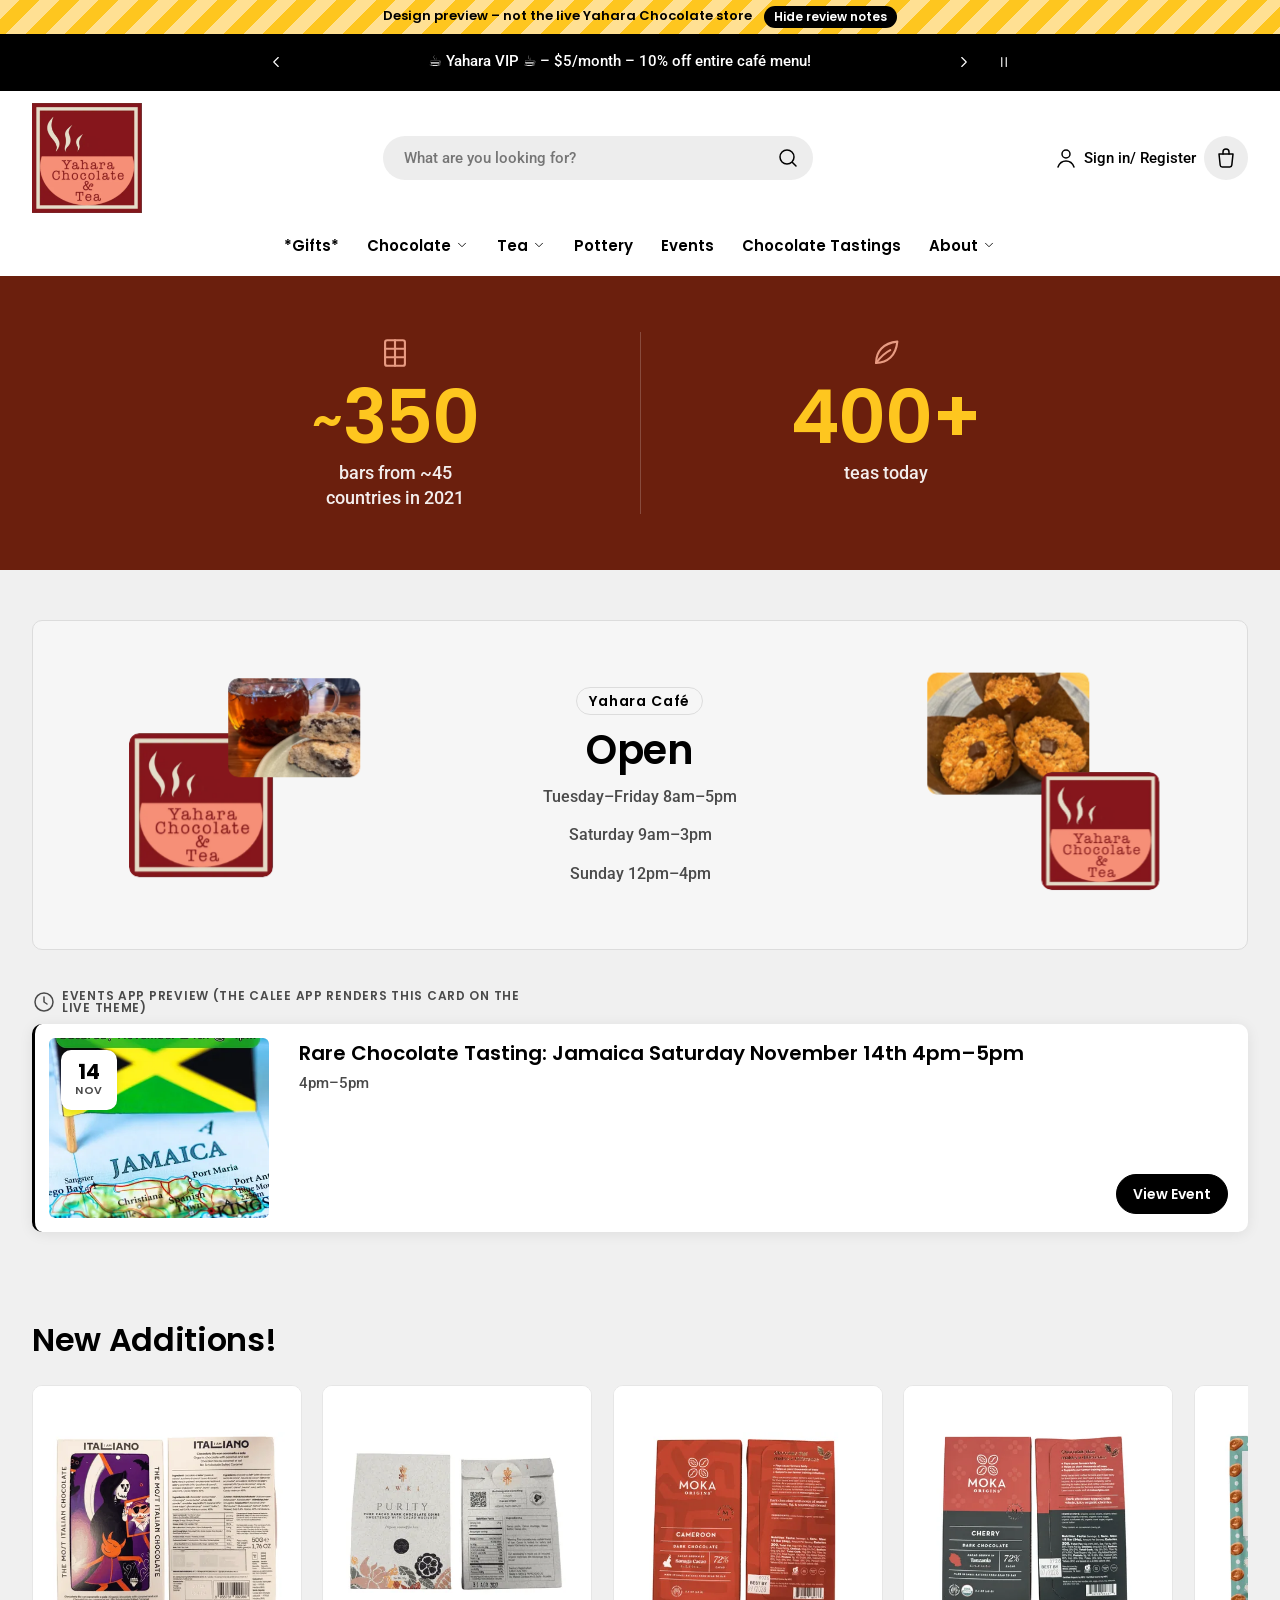
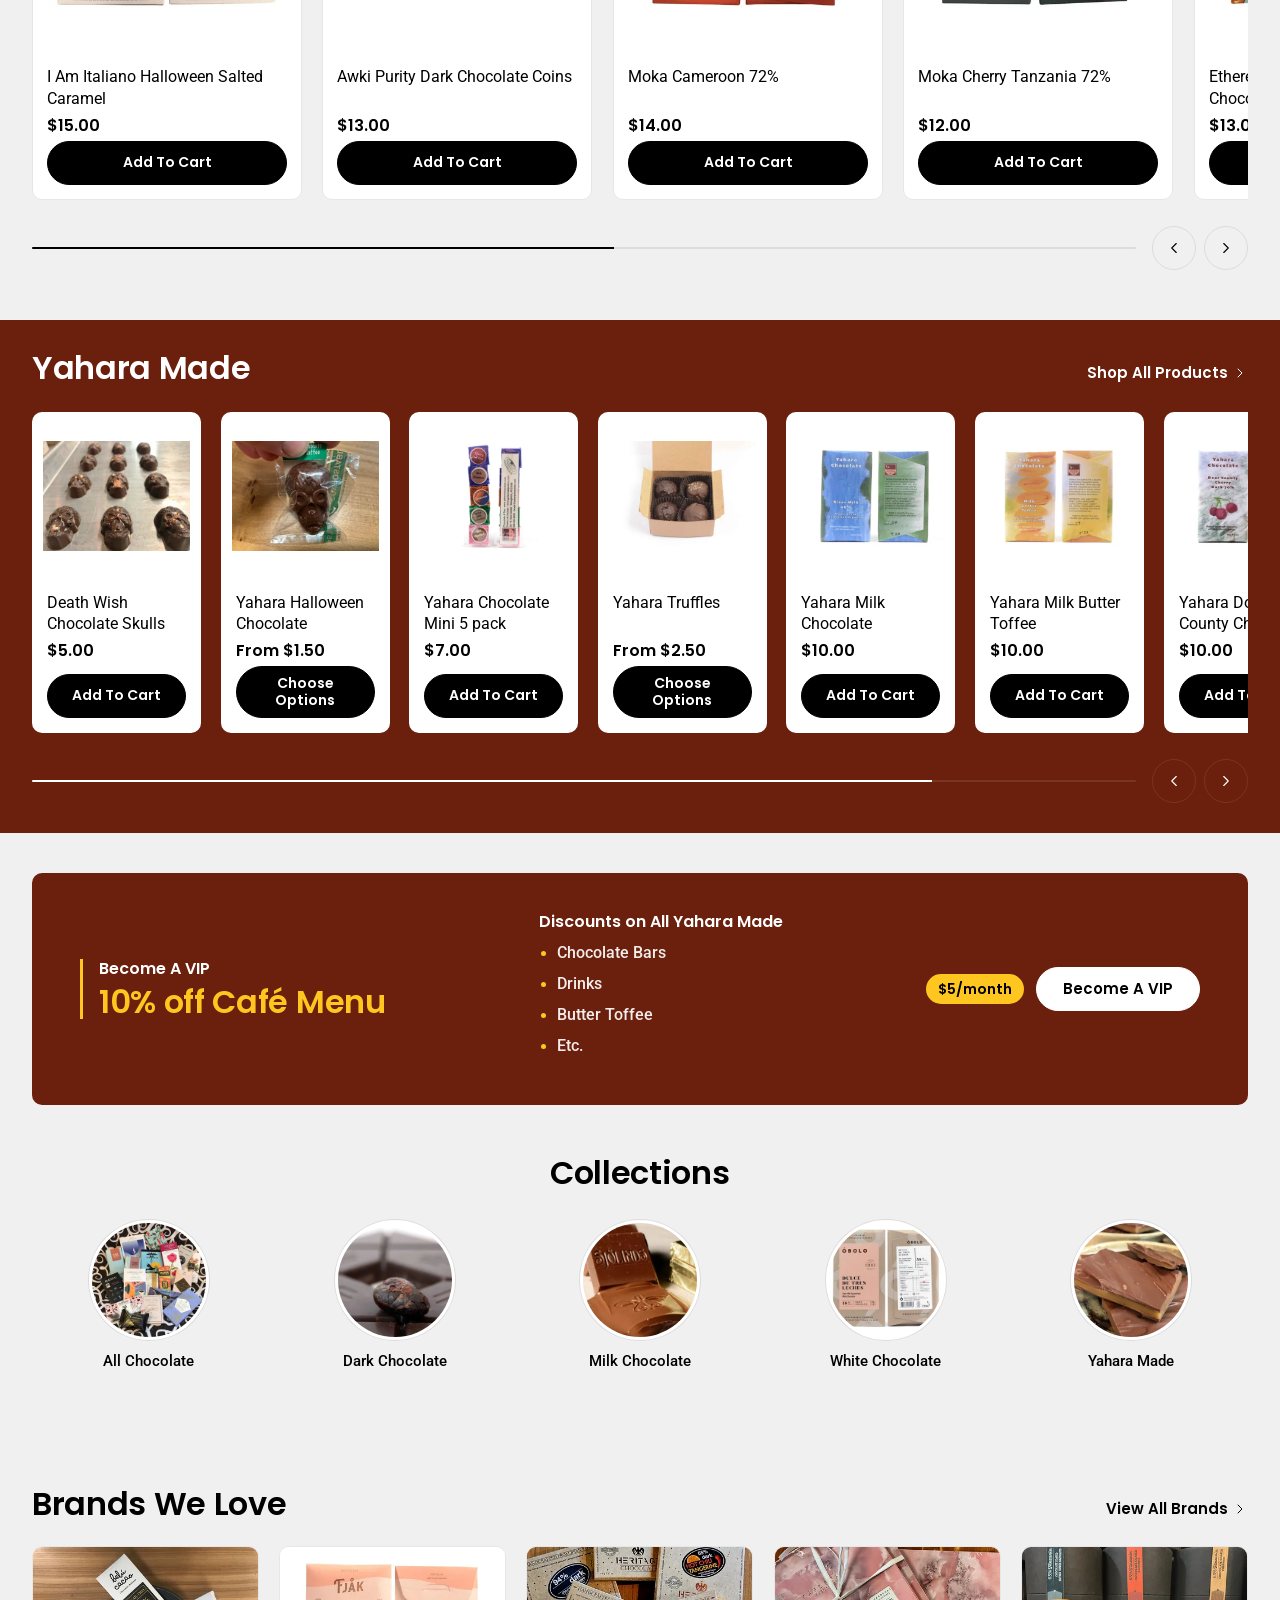
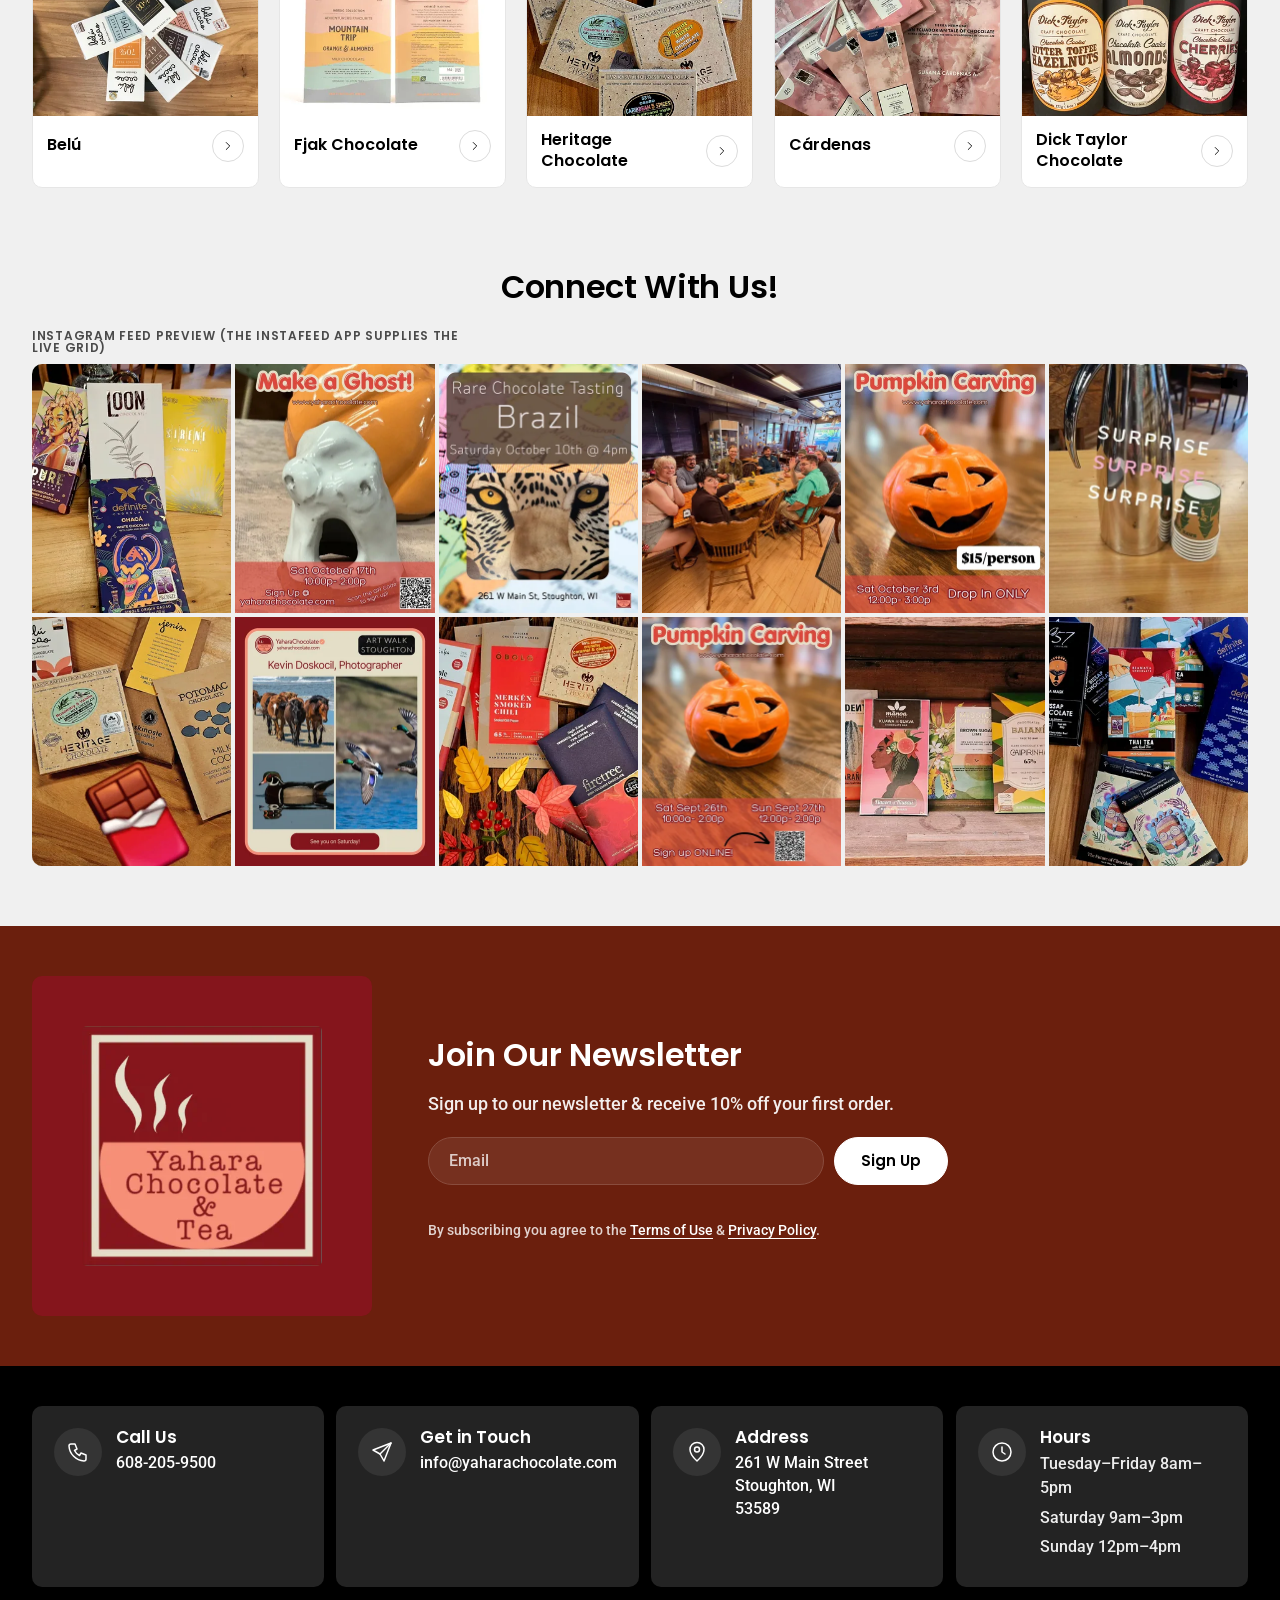
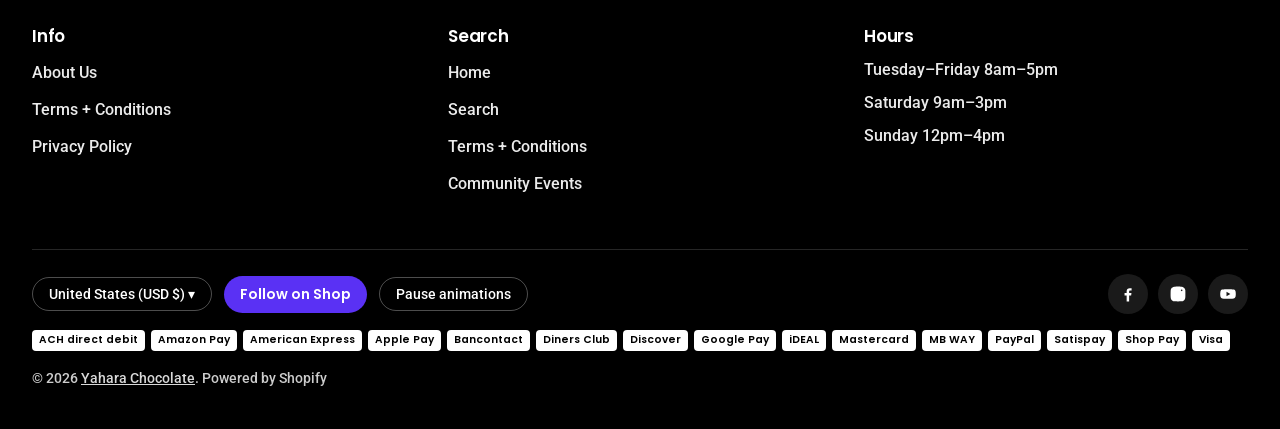
<file: index.html>
<!doctype html>
<html lang="en">
<head>
<meta charset="utf-8">
<meta name="viewport" content="width=device-width, initial-scale=1">
<meta name="robots" content="noindex, nofollow">
<title>Yahara Chocolate</title>
<meta name="description" content="Chocolate and tea from all over the world served in the shop or to go. Now serving coffee in our café from Wonderstate Coffee and freshly baked goods everyday.">
<link rel="icon" href="img/favicon-32.png" sizes="32x32"><link rel="apple-touch-icon" href="img/favicon-180.png">
<link rel="preload" href="fonts/poppins-latin-600-normal.woff2" as="font" type="font/woff2" crossorigin>
<link rel="preload" href="fonts/roboto-latin-500-normal.woff2" as="font" type="font/woff2" crossorigin>
<link rel="stylesheet" href="css/tokens.css"><link rel="stylesheet" href="css/base.css"><link rel="stylesheet" href="css/sections.css">
<script>document.documentElement.classList.add('js')</script>
<!-- LocalBusiness JSON-LD (§11). openingHoursSpecification and geo are left out until hours and lat/lng are confirmed. -->
<script type="application/ld+json">{"@context": "https://schema.org", "@type": ["Store", "CafeOrCoffeeShop"], "name": "Yahara Chocolate & Tea", "alternateName": "Yahara Chocolate", "url": "https://yaharachocolate.com/", "telephone": "+1-608-205-9500", "email": "info@yaharachocolate.com", "address": {"@type": "PostalAddress", "streetAddress": "261 W Main Street", "addressLocality": "Stoughton", "addressRegion": "WI", "postalCode": "53589", "addressCountry": "US"}, "sameAs": ["https://www.facebook.com/yaharachocolate", "https://www.instagram.com/yaharachocolate/", "https://www.youtube.com/@yaharachocolate3227"]}</script>
</head>
<body>
<a class="skip-link" href="#MainContent">Skip To Content</a>
<div class="preview-ribbon" role="note">Design preview – not the live Yahara Chocolate store <button type="button" data-notes-toggle aria-pressed="false">Hide review notes</button></div>
<div class="announcement scheme-inverse" role="region" aria-label="Announcements">
  <div class="container">
    <button type="button" data-ann-prev aria-label="Previous announcement"><svg class="icon" viewBox="0 0 24 24" aria-hidden="true" focusable="false"><path d="M15 6l-6 6 6 6"/></svg></button>
    <div class="announcement__track" aria-live="polite"><div class="announcement__slide is-active"><a href="https://yaharachocolate.com/products/yahara-vip-1" target="_blank" rel="noopener">☕️ Yahara VIP ☕️ – $5/month – 10% off entire café menu!</a></div><div class="announcement__slide" aria-hidden="true"><a href="https://yaharachocolate.com/products/chocolate-of-the-month-club" target="_blank" rel="noopener">🍫 Chocolate of the Month Club 🍫 – The Perfect Gift!</a></div></div>
    <button type="button" data-ann-next aria-label="Next announcement"><svg class="icon" viewBox="0 0 24 24" aria-hidden="true" focusable="false"><path d="M9 6l6 6-6 6"/></svg></button>
    <button type="button" data-ann-pause aria-pressed="false" aria-label="Pause announcements"><svg class="icon" viewBox="0 0 24 24" aria-hidden="true" focusable="false"><path d="M9 6v12M15 6v12"/></svg></button>
  </div>
</div>

<header class="site-header" id="site-header">
  <div class="container">
    <div class="header__top">
      <button class="hamburger" type="button" data-open="menu-drawer" aria-controls="menu-drawer" aria-label="Open menu"><span aria-hidden="true"><span></span><span></span><span></span></span></button>
      <a class="header__logo" href="index.html" aria-label="Yahara Chocolate &amp; Tea – Home"><img src="img/brand/untitled-design-f2acf8fe-1d14-4453-bab1-a37268a3ed3d-400w.webp" srcset="img/brand/untitled-design-f2acf8fe-1d14-4453-bab1-a37268a3ed3d-400w.webp 400w, img/brand/untitled-design-f2acf8fe-1d14-4453-bab1-a37268a3ed3d-800w.webp 800w, img/brand/untitled-design-f2acf8fe-1d14-4453-bab1-a37268a3ed3d-1080w.webp 1080w" sizes="110px" alt="Yahara Chocolate &amp; Tea" width="1080" height="1080" loading="eager" decoding="async"></a>
      <form class="header__search" role="search" action="https://yaharachocolate.com/search" target="_blank">
        <label class="visually-hidden" for="q">Search</label>
        <input id="q" type="search" name="q" placeholder="What are you looking for?" autocomplete="off">
        <button type="submit" aria-label="Search"><svg class="icon" viewBox="0 0 24 24" aria-hidden="true" focusable="false"><circle cx="11" cy="11" r="7"/><path d="M20 20l-3.5-3.5"/></svg></button>
      </form>
      <div class="header__actions">
        <a href="https://yaharachocolate.com/account/login" target="_blank" rel="noopener"><svg class="icon" viewBox="0 0 24 24" aria-hidden="true" focusable="false"><circle cx="12" cy="8" r="4"/><path d="M4 21c1.5-4 4.5-6 8-6s6.5 2 8 6"/></svg><span class="account-label">Sign in/ Register</span><span class="visually-hidden"> (opens live store)</span></a>
        <button class="cart-btn" type="button" data-open="cart-drawer" aria-controls="cart-drawer"><svg class="icon" viewBox="0 0 24 24" aria-hidden="true" focusable="false"><path d="M5 8h14l-1.2 11.2a2 2 0 0 1-2 1.8H8.2a2 2 0 0 1-2-1.8L5 8z"/><path d="M9 8V6a3 3 0 0 1 6 0v2"/></svg><span class="visually-hidden">Cart</span><span class="cart-count" hidden>0</span></button>
      </div>
    </div>
    <nav class="nav" aria-label="Main"><ul class="nav__list"><li><a href="https://yaharachocolate.com/collections/gift-collections" class="nav__link reversed-link" target="_blank" rel="noopener">*Gifts*</a></li><li class="nav__item" data-dropdown><button class="nav__link" type="button" aria-expanded="false" aria-haspopup="true">Chocolate <svg class="icon" viewBox="0 0 24 24" aria-hidden="true" focusable="false"><path d="M6 9l6 6 6-6"/></svg></button><ul class="dropdown dropdown--mega"><li><a href="https://yaharachocolate.com/pages/yahara-custom-chocolate" target="_blank" rel="noopener"><span>Yahara Custom Chocolate</span></a></li><li><a href="collection.html"><span>All Chocolate</span></a></li><li><a href="https://yaharachocolate.com/collections/yahara-made" target="_blank" rel="noopener"><span>Yahara Made</span></a></li><li><a href="https://yaharachocolate.com/collections/dark-chocolate" target="_blank" rel="noopener"><span>Dark Chocolate</span></a></li><li><a href="https://yaharachocolate.com/collections/milk-chocolate" target="_blank" rel="noopener"><span>Milk Chocolate</span></a></li><li><a href="https://yaharachocolate.com/collections/white-chocolate" target="_blank" rel="noopener"><span>White Chocolate</span></a></li><li><a href="https://yaharachocolate.com/collections/yahara-made" target="_blank" rel="noopener"><span>Yahara</span></a></li><li><a href="https://yaharachocolate.com/collections/mayana" target="_blank" rel="noopener"><span>Mayana</span></a></li><li><a href="https://yaharachocolate.com/collections/alternative-sugar" target="_blank" rel="noopener"><span>Alternative Sugar</span></a></li><li><a href="https://yaharachocolate.com/collections/dairy-free" target="_blank" rel="noopener"><span>Dairy-Free</span></a></li><li><a href="https://yaharachocolate.com/collections/confections" target="_blank" rel="noopener"><span>Confections</span></a></li><li><a href="https://yaharachocolate.com/collections/bird-friendly-chocolate" target="_blank" rel="noopener"><span>Bird Friendly Chocolate</span></a></li></ul></li><li class="nav__item" data-dropdown><button class="nav__link" type="button" aria-expanded="false" aria-haspopup="true">Tea <svg class="icon" viewBox="0 0 24 24" aria-hidden="true" focusable="false"><path d="M6 9l6 6 6-6"/></svg></button><ul class="dropdown"><li><a href="https://yaharachocolate.com/collections/tea" target="_blank" rel="noopener"><span>Loose Leaf Tea</span></a></li><li><a href="https://yaharachocolate.com/blogs/gong-fu-tea" target="_blank" rel="noopener"><span>Gong Fu Tea</span></a></li></ul></li><li><a href="pottery.html" class="nav__link reversed-link">Pottery</a></li><li><a href="events.html" class="nav__link reversed-link">Events</a></li><li><a href="chocolate-tastings.html" class="nav__link reversed-link">Chocolate Tastings</a></li><li class="nav__item" data-dropdown><button class="nav__link" type="button" aria-expanded="false" aria-haspopup="true">About <svg class="icon" viewBox="0 0 24 24" aria-hidden="true" focusable="false"><path d="M6 9l6 6 6-6"/></svg></button><ul class="dropdown"><li><a href="cafe.html"><span>Cafe</span></a></li><li><a href="https://yaharachocolate.com/blogs/recipes" target="_blank" rel="noopener"><span>Recipes</span></a></li></ul></li></ul></nav>
  </div>
</header>
<div class="drawer drawer--left" id="menu-drawer" role="dialog" aria-modal="true" aria-label="Menu" aria-hidden="true" tabindex="-1">
  <div class="drawer__head"><h2>Menu</h2><button class="close-btn" type="button" data-close aria-label="Close menu"><svg class="icon" viewBox="0 0 24 24" aria-hidden="true" focusable="false"><path d="M6 6l12 12M18 6L6 18"/></svg></button></div>
  <div class="drawer__body mobile-nav"><a href="https://yaharachocolate.com/collections/gift-collections" target="_blank" rel="noopener">*Gifts*</a><details><summary>Chocolate <svg class="icon" viewBox="0 0 24 24" aria-hidden="true" focusable="false"><path d="M6 9l6 6 6-6"/></svg></summary><ul><li><a href="https://yaharachocolate.com/pages/yahara-custom-chocolate" target="_blank" rel="noopener">Yahara Custom Chocolate</a></li><li><a href="collection.html">All Chocolate</a></li><li><a href="https://yaharachocolate.com/collections/yahara-made" target="_blank" rel="noopener">Yahara Made</a></li><li><a href="https://yaharachocolate.com/collections/dark-chocolate" target="_blank" rel="noopener">Dark Chocolate</a></li><li><a href="https://yaharachocolate.com/collections/milk-chocolate" target="_blank" rel="noopener">Milk Chocolate</a></li><li><a href="https://yaharachocolate.com/collections/white-chocolate" target="_blank" rel="noopener">White Chocolate</a></li><li><a href="https://yaharachocolate.com/collections/yahara-made" target="_blank" rel="noopener">Yahara</a></li><li><a href="https://yaharachocolate.com/collections/mayana" target="_blank" rel="noopener">Mayana</a></li><li><a href="https://yaharachocolate.com/collections/alternative-sugar" target="_blank" rel="noopener">Alternative Sugar</a></li><li><a href="https://yaharachocolate.com/collections/dairy-free" target="_blank" rel="noopener">Dairy-Free</a></li><li><a href="https://yaharachocolate.com/collections/confections" target="_blank" rel="noopener">Confections</a></li><li><a href="https://yaharachocolate.com/collections/bird-friendly-chocolate" target="_blank" rel="noopener">Bird Friendly Chocolate</a></li></ul></details><details><summary>Tea <svg class="icon" viewBox="0 0 24 24" aria-hidden="true" focusable="false"><path d="M6 9l6 6 6-6"/></svg></summary><ul><li><a href="https://yaharachocolate.com/collections/tea" target="_blank" rel="noopener">Loose Leaf Tea</a></li><li><a href="https://yaharachocolate.com/blogs/gong-fu-tea" target="_blank" rel="noopener">Gong Fu Tea</a></li></ul></details><a href="pottery.html">Pottery</a><a href="events.html">Events</a><a href="chocolate-tastings.html">Chocolate Tastings</a><details><summary>About <svg class="icon" viewBox="0 0 24 24" aria-hidden="true" focusable="false"><path d="M6 9l6 6 6-6"/></svg></summary><ul><li><a href="cafe.html">Cafe</a></li><li><a href="https://yaharachocolate.com/blogs/recipes" target="_blank" rel="noopener">Recipes</a></li></ul></details>
    <a href="about.html">About Us</a>
    <div class="mobile-nav__extra"><ul class="socials"><li><a href="https://www.facebook.com/yaharachocolate" target="_blank" rel="noopener"><svg viewBox="0 0 24 24" aria-hidden="true"><path d="M13.5 22v-8h2.7l.4-3.2h-3.1v-2c0-.9.3-1.6 1.6-1.6h1.7V4.3c-.3 0-1.3-.1-2.5-.1-2.5 0-4.1 1.5-4.1 4.2v2.4H7.4V14h2.8v8h3.3z"/></svg><span class="visually-hidden">Facebook</span></a></li><li><a href="https://www.instagram.com/yaharachocolate/" target="_blank" rel="noopener"><svg viewBox="0 0 24 24" aria-hidden="true"><path d="M12 7.3A4.7 4.7 0 1 0 12 16.7 4.7 4.7 0 0 0 12 7.3zm0 7.7a3 3 0 1 1 0-6 3 3 0 0 1 0 6zm6-7.9a1.1 1.1 0 1 1-2.2 0 1.1 1.1 0 0 1 2.2 0zM21.9 8.1c-.1-1.6-.4-3-1.6-4.2S17.6 2.3 16 2.2C14.3 2.1 9.7 2.1 8 2.2c-1.6.1-3 .4-4.2 1.6S2.3 6.4 2.2 8c-.1 1.7-.1 6.3 0 8 .1 1.6.4 3 1.6 4.2s2.6 1.5 4.2 1.6c1.7.1 6.3.1 8 0 1.6-.1 3-.4 4.2-1.6s1.5-2.6 1.6-4.2c.1-1.7.1-6.3 0-8z"/></svg><span class="visually-hidden">Instagram</span></a></li><li><a href="https://www.youtube.com/@yaharachocolate3227" target="_blank" rel="noopener"><svg viewBox="0 0 24 24" aria-hidden="true"><path d="M22 8.2a3 3 0 0 0-2.1-2.1C18 5.6 12 5.6 12 5.6s-6 0-7.9.5A3 3 0 0 0 2 8.2 31 31 0 0 0 1.6 12 31 31 0 0 0 2 15.8a3 3 0 0 0 2.1 2.1c1.9.5 7.9.5 7.9.5s6 0 7.9-.5a3 3 0 0 0 2.1-2.1c.4-1.2.4-3.8.4-3.8s0-2.6-.4-3.8zM10 15V9l5.2 3L10 15z"/></svg><span class="visually-hidden">YouTube</span></a></li></ul></div>
    <p style="margin-top:16px;font-size:1.4rem;color:var(--subtext)">Country/region: <b>United States (USD $)</b></p>
  </div>
</div>
<main id="MainContent" tabindex="-1">

<!-- 3 ★ Stat band (sits where the empty brown spacer was, §7.3) -->
<section class="stat-band scheme-3" aria-label="Yahara by the numbers">
  <div class="container">
    <dl>
      <div data-motion="fade-up" data-delay="0"><dt class="visually-hidden">Chocolate bars</dt><dd><svg class="icon stat__icon" viewBox="0 0 24 24" aria-hidden="true" focusable="false"><rect x="5" y="3" width="14" height="18" rx="1.5"/><path d="M5 9h14M5 15h14M12 3v18"/></svg><span class="stat__num"><span class="tilde">~</span><span data-count="350">350</span></span><span class="stat__label">bars from ~45 countries in 2021</span></dd></div>
      <div data-motion="fade-up" data-delay="100"><dt class="visually-hidden">Teas</dt><dd><a href="https://yaharachocolate.com/collections/tea" target="_blank" rel="noopener" style="display:contents"><svg class="icon stat__icon" viewBox="0 0 24 24" aria-hidden="true" focusable="false"><path d="M5 19c0-8 5-14 15-15-1 10-7 15-15 15z"/><path d="M5 19c3-4 6-7 10-9"/></svg><span class="stat__num"><span data-count="400">400</span>+</span><span class="stat__label">teas today</span></a></dd></div>
    </dl>
  </div>
</section>

<!-- 4 Yahara Café / Open: layout kept exactly as live (§9.1 s4) -->
<section class="scheme-1 section" style="--pt:50px;--pb:24px" aria-labelledby="cafe-open-h">
  <div class="container">
    <div class="layered "><div class="layered__content"><span class="eyebrow" data-motion="fade-up" data-delay="0">Yahara Café</span><h2 id="cafe-open-h" data-motion="fade-up" data-delay="50">Open</h2><ul class="layered__hours" data-motion="fade-up" data-delay="100"><li>Tuesday–Friday 8am–5pm</li><li>Saturday 9am–3pm</li><li>Sunday 12pm–4pm</li></ul></div><div class="layered__media"><div class="float__image media-mover" style="--w:144px;--top:61%;--left:9%" data-motion="zoom-out-sm" data-delay="150"><div class="float-media"><img src="img/brand/untitled-design-f2acf8fe-1d14-4453-bab1-a37268a3ed3d-400w.webp" srcset="img/brand/untitled-design-f2acf8fe-1d14-4453-bab1-a37268a3ed3d-400w.webp 400w, img/brand/untitled-design-f2acf8fe-1d14-4453-bab1-a37268a3ed3d-800w.webp 800w, img/brand/untitled-design-f2acf8fe-1d14-4453-bab1-a37268a3ed3d-1080w.webp 1080w" sizes="144px" alt="" width="1080" height="1080" loading="eager" decoding="async"></div></div><div class="float__image media-mover-reverse" style="--w:132px;--top:25%;--left:18%" data-motion="zoom-out-sm" data-delay="150"><div class="float-media"><img src="img/home-cafe-open/img-3669-400w.webp" srcset="img/home-cafe-open/img-3669-400w.webp 400w, img/home-cafe-open/img-3669-800w.webp 800w, img/home-cafe-open/img-3669-1200w.webp 1200w, img/home-cafe-open/img-3669-1600w.webp 1600w" sizes="132px" alt="Cup of tea and a cookie at the Yahara café" width="2551" height="1913" loading="eager" decoding="async"></div></div><div class="float__image media-mover-reverse" style="--w:162px;--top:25%;--left:85%" data-motion="zoom-out-sm" data-delay="150"><div class="float-media"><img src="img/home-cafe-open/image-12ed9650-ebe7-46b0-89b5-74c69bb093a5-400w.webp" srcset="img/home-cafe-open/image-12ed9650-ebe7-46b0-89b5-74c69bb093a5-400w.webp 400w, img/home-cafe-open/image-12ed9650-ebe7-46b0-89b5-74c69bb093a5-800w.webp 800w, img/home-cafe-open/image-12ed9650-ebe7-46b0-89b5-74c69bb093a5-1200w.webp 1200w, img/home-cafe-open/image-12ed9650-ebe7-46b0-89b5-74c69bb093a5-1600w.webp 1600w" sizes="162px" alt="Fresh pastries from the Yahara café" width="4032" height="3024" loading="eager" decoding="async"></div></div><div class="float__image media-mover" style="--w:118px;--top:72%;--left:92%" data-motion="zoom-out-sm" data-delay="150"><div class="float-media"><img src="img/brand/untitled-design-f2acf8fe-1d14-4453-bab1-a37268a3ed3d-400w.webp" srcset="img/brand/untitled-design-f2acf8fe-1d14-4453-bab1-a37268a3ed3d-400w.webp 400w, img/brand/untitled-design-f2acf8fe-1d14-4453-bab1-a37268a3ed3d-800w.webp 800w, img/brand/untitled-design-f2acf8fe-1d14-4453-bab1-a37268a3ed3d-1080w.webp 1080w" sizes="118px" alt="" width="1080" height="1080" loading="eager" decoding="async"></div></div></div></div>

  </div>
</section>

<!-- 5 Next event (Calee app block) -->
<section class="scheme-1 section" style="--pt:16px;--pb:40px" aria-label="Next event">
  <div class="container"><p class="app-preview-label"><svg class="icon" viewBox="0 0 24 24" aria-hidden="true" focusable="false"><circle cx="12" cy="12" r="9"/><path d="M12 7v5l3 2"/></svg> Events app preview (the Calee app renders this card on the live theme)</p>
<article class="event-card" data-motion="fade-up">
  <div class="event-card__media"><img src="img/events-app-calee/image-large-560w.webp" srcset="img/events-app-calee/image-large-400w.webp 400w, img/events-app-calee/image-large-560w.webp 560w" sizes="(min-width:750px) 220px, 100vw" alt="Rare Chocolate Tasting: Jamaica" width="560" height="700" loading="lazy" decoding="async"><div class="event-card__date" aria-hidden="true"><b>14</b><span>NOV</span></div></div>
  <div class="event-card__body"><h3>Rare Chocolate Tasting: Jamaica Saturday November 14th 4pm–5pm</h3><p class="event-card__time"><span class="visually-hidden">November 14, </span>4pm–5pm</p>

  <a class="btn btn--black btn--sm" href="events.html">View Event</a></div>
</article></div>
</section>

<!-- 6 New Additions! -->
<section class="scheme-1 section" style="--pt:50px;--pb:50px" aria-labelledby="na-h">
  <div class="container">
    <div class="section-head"><h2 id="na-h" data-motion="fade-up">New Additions!</h2></div>
    <div class="carousel" role="region" aria-roledescription="carousel" aria-label="New Additions!">
<ul class="carousel__track" id="na-track" data-stagger><li><div class="card" data-motion="zoom-out-sm"><a class="card__media" href="https://yaharachocolate.com/products/i-am-italiano-halloween-salted-caramel" target="_blank" rel="noopener" tabindex="-1" aria-hidden="true"><img src="img/products/iamitalianosaltedcaramel-400w.webp" srcset="img/products/iamitalianosaltedcaramel-400w.webp 400w, img/products/iamitalianosaltedcaramel-800w.webp 800w, img/products/iamitalianosaltedcaramel-1200w.webp 1200w" sizes="(min-width:990px) 22vw, 60vw" alt="I Am Italiano Halloween Salted Caramel" width="1200" height="900" loading="lazy" decoding="async"></a>
<div class="card__body"><h3 class="card__title"><a href="https://yaharachocolate.com/products/i-am-italiano-halloween-salted-caramel" target="_blank" rel="noopener">I Am Italiano Halloween Salted Caramel</a></h3><p class="price"><span class="visually-hidden">Regular price</span>$15.00</p><button class="btn btn--black" type="button" data-add="1" data-title="I Am Italiano Halloween Salted Caramel" data-price="15.0" data-img="img/products/iamitalianosaltedcaramel-400w.webp">Add To Cart</button></div></div></li><li><div class="card" data-motion="zoom-out-sm"><a class="card__media" href="https://yaharachocolate.com/products/awki-purity-dark-chocolate-coins" target="_blank" rel="noopener" tabindex="-1" aria-hidden="true"><img src="img/products/awkipurity-400w.webp" srcset="img/products/awkipurity-400w.webp 400w, img/products/awkipurity-800w.webp 800w, img/products/awkipurity-1200w.webp 1200w" sizes="(min-width:990px) 22vw, 60vw" alt="Awki Purity Dark Chocolate Coins" width="1200" height="900" loading="lazy" decoding="async"></a>
<div class="card__body"><h3 class="card__title"><a href="https://yaharachocolate.com/products/awki-purity-dark-chocolate-coins" target="_blank" rel="noopener">Awki Purity Dark Chocolate Coins</a></h3><p class="price"><span class="visually-hidden">Regular price</span>$13.00</p><button class="btn btn--black" type="button" data-add="1" data-title="Awki Purity Dark Chocolate Coins" data-price="13.0" data-img="img/products/awkipurity-400w.webp">Add To Cart</button></div></div></li><li><div class="card" data-motion="zoom-out-sm"><a class="card__media" href="https://yaharachocolate.com/products/moka-cameroon-72" target="_blank" rel="noopener" tabindex="-1" aria-hidden="true"><img src="img/products/mokacameroonnew-400w.webp" srcset="img/products/mokacameroonnew-400w.webp 400w, img/products/mokacameroonnew-800w.webp 800w, img/products/mokacameroonnew-1200w.webp 1200w" sizes="(min-width:990px) 22vw, 60vw" alt="Moka Cameroon 72%" width="1200" height="900" loading="lazy" decoding="async"></a>
<div class="card__body"><h3 class="card__title"><a href="https://yaharachocolate.com/products/moka-cameroon-72" target="_blank" rel="noopener">Moka Cameroon 72%</a></h3><p class="price"><span class="visually-hidden">Regular price</span>$14.00</p><button class="btn btn--black" type="button" data-add="1" data-title="Moka Cameroon 72%" data-price="14.0" data-img="img/products/mokacameroonnew-400w.webp">Add To Cart</button></div></div></li><li><div class="card" data-motion="zoom-out-sm"><a class="card__media" href="https://yaharachocolate.com/products/moka-cherry-tanzania-72" target="_blank" rel="noopener" tabindex="-1" aria-hidden="true"><img src="img/products/mokacherry-400w.webp" srcset="img/products/mokacherry-400w.webp 400w, img/products/mokacherry-800w.webp 800w, img/products/mokacherry-1200w.webp 1200w" sizes="(min-width:990px) 22vw, 60vw" alt="Moka Cherry Tanzania 72%" width="1200" height="900" loading="lazy" decoding="async"></a>
<div class="card__body"><h3 class="card__title"><a href="https://yaharachocolate.com/products/moka-cherry-tanzania-72" target="_blank" rel="noopener">Moka Cherry Tanzania 72%</a></h3><p class="price"><span class="visually-hidden">Regular price</span>$12.00</p><button class="btn btn--black" type="button" data-add="1" data-title="Moka Cherry Tanzania 72%" data-price="12.0" data-img="img/products/mokacherry-400w.webp">Add To Cart</button></div></div></li><li><div class="card" data-motion="zoom-out-sm"><a class="card__media" href="https://yaharachocolate.com/products/ethereal-toffee-talk" target="_blank" rel="noopener" tabindex="-1" aria-hidden="true"><img src="img/products/etherealtoffeetalk-400w.webp" srcset="img/products/etherealtoffeetalk-400w.webp 400w, img/products/etherealtoffeetalk-800w.webp 800w, img/products/etherealtoffeetalk-1200w.webp 1200w" sizes="(min-width:990px) 22vw, 60vw" alt="Ethereal Toffee Talk Oat Milk Chocolate" width="1200" height="900" loading="lazy" decoding="async"></a>
<div class="card__body"><h3 class="card__title"><a href="https://yaharachocolate.com/products/ethereal-toffee-talk" target="_blank" rel="noopener">Ethereal Toffee Talk Oat Milk Chocolate</a></h3><p class="price"><span class="visually-hidden">Regular price</span>$13.00</p><button class="btn btn--black" type="button" data-add="1" data-title="Ethereal Toffee Talk Oat Milk Chocolate" data-price="13.0" data-img="img/products/etherealtoffeetalk-400w.webp">Add To Cart</button></div></div></li><li><div class="card" data-motion="zoom-out-sm"><a class="card__media" href="https://yaharachocolate.com/products/ethereal-lemonade-stand-white" target="_blank" rel="noopener" tabindex="-1" aria-hidden="true"><img src="img/products/ethereallemonadestand-400w.webp" srcset="img/products/ethereallemonadestand-400w.webp 400w, img/products/ethereallemonadestand-800w.webp 800w, img/products/ethereallemonadestand-1200w.webp 1200w" sizes="(min-width:990px) 22vw, 60vw" alt="Ethereal Lemonade Stand White" width="1200" height="900" loading="lazy" decoding="async"></a>
<div class="card__body"><h3 class="card__title"><a href="https://yaharachocolate.com/products/ethereal-lemonade-stand-white" target="_blank" rel="noopener">Ethereal Lemonade Stand White</a></h3><p class="price"><span class="visually-hidden">Regular price</span>$13.00</p><button class="btn btn--black" type="button" data-add="1" data-title="Ethereal Lemonade Stand White" data-price="13.0" data-img="img/products/ethereallemonadestand-400w.webp">Add To Cart</button></div></div></li><li><div class="card" data-motion="zoom-out-sm"><a class="card__media" href="https://yaharachocolate.com/products/markham-fitz-smoke-brulee" target="_blank" rel="noopener" tabindex="-1" aria-hidden="true"><img src="img/products/markhamfitzsmokebrulee-400w.webp" srcset="img/products/markhamfitzsmokebrulee-400w.webp 400w, img/products/markhamfitzsmokebrulee-800w.webp 800w, img/products/markhamfitzsmokebrulee-1200w.webp 1200w" sizes="(min-width:990px) 22vw, 60vw" alt="Markham &amp; Fitz Smoke &amp; Brûlée 66% Dark" width="1200" height="900" loading="lazy" decoding="async"></a>
<div class="card__body"><h3 class="card__title"><a href="https://yaharachocolate.com/products/markham-fitz-smoke-brulee" target="_blank" rel="noopener">Markham &amp; Fitz Smoke &amp; Brûlée 66% Dark</a></h3><p class="price"><span class="visually-hidden">Regular price</span>$15.00</p><button class="btn btn--black" type="button" data-add="1" data-title="Markham &amp; Fitz Smoke &amp; Brûlée 66% Dark" data-price="15.0" data-img="img/products/markhamfitzsmokebrulee-400w.webp">Add To Cart</button></div></div></li><li><div class="card is-soldout" data-motion="zoom-out-sm"><a class="card__media" href="https://yaharachocolate.com/products/luisa-abram-purus-river-81-dark-chocolate-copy" target="_blank" rel="noopener" tabindex="-1" aria-hidden="true"><span class="card__badge">Sold out</span><img src="img/products/luisaabramwildjurua-400w.webp" srcset="img/products/luisaabramwildjurua-400w.webp 400w, img/products/luisaabramwildjurua-800w.webp 800w, img/products/luisaabramwildjurua-1200w.webp 1200w" sizes="(min-width:990px) 22vw, 60vw" alt="Luisa Abram Wild Jurua 70% Dark" width="1200" height="900" loading="lazy" decoding="async"></a>
<div class="card__body"><h3 class="card__title"><a href="https://yaharachocolate.com/products/luisa-abram-purus-river-81-dark-chocolate-copy" target="_blank" rel="noopener">Luisa Abram Wild Jurua 70% Dark</a></h3><p class="price"><span class="visually-hidden">Regular price</span>$18.00</p><button class="btn btn--black" type="button" disabled>Sold Out</button></div></div></li></ul>
<div class="carousel__ui"><div class="carousel__progress" aria-hidden="true"><div class="carousel__bar"></div></div><p class="carousel__status visually-hidden" aria-live="polite"></p>
<div class="carousel__btns"><button class="icon-btn" type="button" data-prev aria-controls="na-track" aria-label="Previous products"><svg class="icon" viewBox="0 0 24 24" aria-hidden="true" focusable="false"><path d="M15 6l-6 6 6 6"/></svg></button><button class="icon-btn" type="button" data-next aria-controls="na-track" aria-label="Next products"><svg class="icon" viewBox="0 0 24 24" aria-hidden="true" focusable="false"><path d="M9 6l6 6-6 6"/></svg></button></div></div></div>

  </div>
</section>

<!-- 7 Yahara Made (brown) -->
<section class="scheme-3 section" style="--pt:30px;--pb:30px" aria-labelledby="ym-h">
  <div class="container">
    <div class="section-head"><h2 id="ym-h" data-motion="fade-up">Yahara Made</h2><span><a href="https://yaharachocolate.com/collections/yahara-made" class="view-all" target="_blank" rel="noopener">Shop All Products <svg class="icon" viewBox="0 0 24 24" aria-hidden="true" focusable="false"><path d="M9 6l6 6-6 6"/></svg></a></span></div>
    <div class="carousel carousel--dense" role="region" aria-roledescription="carousel" aria-label="Yahara Made">
<ul class="carousel__track" id="ym-track" data-stagger><li><div class="card" data-motion="zoom-out-sm"><a class="card__media" href="https://yaharachocolate.com/products/yahara-halloween-chocolate-copy" target="_blank" rel="noopener" tabindex="-1" aria-hidden="true"><img src="img/products/yahara-death-wish-chocolate-cayenne-s-400w.webp" srcset="img/products/yahara-death-wish-chocolate-cayenne-s-400w.webp 400w, img/products/yahara-death-wish-chocolate-cayenne-s-800w.webp 800w, img/products/yahara-death-wish-chocolate-cayenne-s-1200w.webp 1200w" sizes="(min-width:990px) 22vw, 60vw" alt="Death Wish Chocolate Skulls" width="1200" height="900" loading="lazy" decoding="async"><img src="img/products/4dc93968-3c0d-47b4-800b-f62112173936-400w.webp" srcset="img/products/4dc93968-3c0d-47b4-800b-f62112173936-400w.webp 400w, img/products/4dc93968-3c0d-47b4-800b-f62112173936-800w.webp 800w, img/products/4dc93968-3c0d-47b4-800b-f62112173936-1200w.webp 1200w, img/products/4dc93968-3c0d-47b4-800b-f62112173936-1600w.webp 1600w" sizes="(min-width:990px) 22vw, 60vw" alt="Death Wish Chocolate Skulls" width="3024" height="4032" loading="lazy" decoding="async" class="card__img2"></a>
<div class="card__body"><h3 class="card__title"><a href="https://yaharachocolate.com/products/yahara-halloween-chocolate-copy" target="_blank" rel="noopener">Death Wish Chocolate Skulls</a></h3><p class="price"><span class="visually-hidden">Regular price</span>$5.00</p><button class="btn btn--black" type="button" data-add="1" data-title="Death Wish Chocolate Skulls" data-price="5.0" data-img="img/products/yahara-death-wish-chocolate-cayenne-s-400w.webp">Add To Cart</button></div></div></li><li><div class="card" data-motion="zoom-out-sm"><a class="card__media" href="product.html" tabindex="-1" aria-hidden="true"><img src="img/products/image-9d1a7232-19e4-46f1-8004-ef211441170f-400w.webp" srcset="img/products/image-9d1a7232-19e4-46f1-8004-ef211441170f-400w.webp 400w, img/products/image-9d1a7232-19e4-46f1-8004-ef211441170f-800w.webp 800w, img/products/image-9d1a7232-19e4-46f1-8004-ef211441170f-1200w.webp 1200w, img/products/image-9d1a7232-19e4-46f1-8004-ef211441170f-1600w.webp 1600w" sizes="(min-width:990px) 22vw, 60vw" alt="Yahara Halloween Chocolate" width="4032" height="3024" loading="lazy" decoding="async"><img src="img/products/image-11babb99-93b6-4a53-ae8f-9ebaecfc4fdf-400w.webp" srcset="img/products/image-11babb99-93b6-4a53-ae8f-9ebaecfc4fdf-400w.webp 400w, img/products/image-11babb99-93b6-4a53-ae8f-9ebaecfc4fdf-800w.webp 800w, img/products/image-11babb99-93b6-4a53-ae8f-9ebaecfc4fdf-1200w.webp 1200w, img/products/image-11babb99-93b6-4a53-ae8f-9ebaecfc4fdf-1600w.webp 1600w" sizes="(min-width:990px) 22vw, 60vw" alt="Yahara Halloween Chocolate" width="4032" height="3024" loading="lazy" decoding="async" class="card__img2"></a>
<div class="card__body"><h3 class="card__title"><a href="product.html">Yahara Halloween Chocolate</a></h3><p class="price"><span class="visually-hidden">Regular price</span>From $1.50</p><button class="btn btn--black" type="button" data-add="options" data-href="product.html">Choose Options</button></div></div></li><li><div class="card" data-motion="zoom-out-sm"><a class="card__media" href="https://yaharachocolate.com/products/copy-of-yahara-chocolate-minis" target="_blank" rel="noopener" tabindex="-1" aria-hidden="true"><img src="img/products/yahara-chocolate-mini-5-pack-400w.webp" srcset="img/products/yahara-chocolate-mini-5-pack-400w.webp 400w, img/products/yahara-chocolate-mini-5-pack-800w.webp 800w, img/products/yahara-chocolate-mini-5-pack-1200w.webp 1200w, img/products/yahara-chocolate-mini-5-pack-1600w.webp 1600w" sizes="(min-width:990px) 22vw, 60vw" alt="Yahara Chocolate Mini 5 pack" width="2500" height="1875" loading="lazy" decoding="async"></a>
<div class="card__body"><h3 class="card__title"><a href="https://yaharachocolate.com/products/copy-of-yahara-chocolate-minis" target="_blank" rel="noopener">Yahara Chocolate Mini 5 pack</a></h3><p class="price"><span class="visually-hidden">Regular price</span>$7.00</p><button class="btn btn--black" type="button" data-add="1" data-title="Yahara Chocolate Mini 5 pack" data-price="7.0" data-img="img/products/yahara-chocolate-mini-5-pack-400w.webp">Add To Cart</button></div></div></li><li><div class="card" data-motion="zoom-out-sm"><a class="card__media" href="https://yaharachocolate.com/products/yahara-truffles" target="_blank" rel="noopener" tabindex="-1" aria-hidden="true"><img src="img/products/yahara-truffles-s-400w.webp" srcset="img/products/yahara-truffles-s-400w.webp 400w, img/products/yahara-truffles-s-800w.webp 800w, img/products/yahara-truffles-s-1200w.webp 1200w" sizes="(min-width:990px) 22vw, 60vw" alt="Yahara Truffles" width="1200" height="900" loading="lazy" decoding="async"></a>
<div class="card__body"><h3 class="card__title"><a href="https://yaharachocolate.com/products/yahara-truffles" target="_blank" rel="noopener">Yahara Truffles</a></h3><p class="price"><span class="visually-hidden">Regular price</span>From $2.50</p><button class="btn btn--black" type="button" data-add="options" data-href="https://yaharachocolate.com/products/yahara-truffles">Choose Options</button></div></div></li><li><div class="card" data-motion="zoom-out-sm"><a class="card__media" href="https://yaharachocolate.com/products/yahara-chocolate-river-milk-45" target="_blank" rel="noopener" tabindex="-1" aria-hidden="true"><img src="img/products/yahara-wisconsin-milk-chocolate-s-400w.webp" srcset="img/products/yahara-wisconsin-milk-chocolate-s-400w.webp 400w, img/products/yahara-wisconsin-milk-chocolate-s-800w.webp 800w, img/products/yahara-wisconsin-milk-chocolate-s-1200w.webp 1200w" sizes="(min-width:990px) 22vw, 60vw" alt="Yahara Milk Chocolate" width="1200" height="900" loading="lazy" decoding="async"></a>
<div class="card__body"><h3 class="card__title"><a href="https://yaharachocolate.com/products/yahara-chocolate-river-milk-45" target="_blank" rel="noopener">Yahara Milk Chocolate</a></h3><p class="price"><span class="visually-hidden">Regular price</span>$10.00</p><button class="btn btn--black" type="button" data-add="1" data-title="Yahara Milk Chocolate" data-price="10.0" data-img="img/products/yahara-wisconsin-milk-chocolate-s-400w.webp">Add To Cart</button></div></div></li><li><div class="card" data-motion="zoom-out-sm"><a class="card__media" href="https://yaharachocolate.com/products/yahara-chocolate-toffee-milk" target="_blank" rel="noopener" tabindex="-1" aria-hidden="true"><img src="img/products/yahara-milk-butter-toffee-chocolate-s-400w.webp" srcset="img/products/yahara-milk-butter-toffee-chocolate-s-400w.webp 400w, img/products/yahara-milk-butter-toffee-chocolate-s-800w.webp 800w, img/products/yahara-milk-butter-toffee-chocolate-s-1200w.webp 1200w" sizes="(min-width:990px) 22vw, 60vw" alt="Yahara Milk Butter Toffee" width="1200" height="900" loading="lazy" decoding="async"></a>
<div class="card__body"><h3 class="card__title"><a href="https://yaharachocolate.com/products/yahara-chocolate-toffee-milk" target="_blank" rel="noopener">Yahara Milk Butter Toffee</a></h3><p class="price"><span class="visually-hidden">Regular price</span>$10.00</p><button class="btn btn--black" type="button" data-add="1" data-title="Yahara Milk Butter Toffee" data-price="10.0" data-img="img/products/yahara-milk-butter-toffee-chocolate-s-400w.webp">Add To Cart</button></div></div></li><li><div class="card" data-motion="zoom-out-sm"><a class="card__media" href="https://yaharachocolate.com/products/yahara-door-county-cherry-dark-70" target="_blank" rel="noopener" tabindex="-1" aria-hidden="true"><img src="img/products/yahara-door-county-cherry-dark-chocolate-s-400w.webp" srcset="img/products/yahara-door-county-cherry-dark-chocolate-s-400w.webp 400w, img/products/yahara-door-county-cherry-dark-chocolate-s-800w.webp 800w, img/products/yahara-door-county-cherry-dark-chocolate-s-1200w.webp 1200w" sizes="(min-width:990px) 22vw, 60vw" alt="Yahara Door County Cherry Dark 70%" width="1200" height="900" loading="lazy" decoding="async"><img src="img/products/yahara-chocolate-dark-cherry-400w.webp" srcset="img/products/yahara-chocolate-dark-cherry-400w.webp 400w, img/products/yahara-chocolate-dark-cherry-800w.webp 800w, img/products/yahara-chocolate-dark-cherry-1200w.webp 1200w, img/products/yahara-chocolate-dark-cherry-1600w.webp 1600w" sizes="(min-width:990px) 22vw, 60vw" alt="Yahara Door County Cherry Dark 70%" width="2500" height="1656" loading="lazy" decoding="async" class="card__img2"></a>
<div class="card__body"><h3 class="card__title"><a href="https://yaharachocolate.com/products/yahara-door-county-cherry-dark-70" target="_blank" rel="noopener">Yahara Door County Cherry Dark 70%</a></h3><p class="price"><span class="visually-hidden">Regular price</span>$10.00</p><button class="btn btn--black" type="button" data-add="1" data-title="Yahara Door County Cherry Dark 70%" data-price="10.0" data-img="img/products/yahara-door-county-cherry-dark-chocolate-s-400w.webp">Add To Cart</button></div></div></li><li><div class="card" data-motion="zoom-out-sm"><a class="card__media" href="https://yaharachocolate.com/products/yahara-chocolate-dark-70" target="_blank" rel="noopener" tabindex="-1" aria-hidden="true"><img src="img/products/yahara-wisconsin-dark-chocolate-s-400w.webp" srcset="img/products/yahara-wisconsin-dark-chocolate-s-400w.webp 400w, img/products/yahara-wisconsin-dark-chocolate-s-800w.webp 800w, img/products/yahara-wisconsin-dark-chocolate-s-1200w.webp 1200w" sizes="(min-width:990px) 22vw, 60vw" alt="Yahara Dark Chocolate 70%" width="1200" height="900" loading="lazy" decoding="async"></a>
<div class="card__body"><h3 class="card__title"><a href="https://yaharachocolate.com/products/yahara-chocolate-dark-70" target="_blank" rel="noopener">Yahara Dark Chocolate 70%</a></h3><p class="price"><span class="visually-hidden">Regular price</span>$10.00</p><button class="btn btn--black" type="button" data-add="1" data-title="Yahara Dark Chocolate 70%" data-price="10.0" data-img="img/products/yahara-wisconsin-dark-chocolate-s-400w.webp">Add To Cart</button></div></div></li></ul>
<div class="carousel__ui"><div class="carousel__progress" aria-hidden="true"><div class="carousel__bar"></div></div><p class="carousel__status visually-hidden" aria-live="polite"></p>
<div class="carousel__btns"><button class="icon-btn" type="button" data-prev aria-controls="ym-track" aria-label="Previous products"><svg class="icon" viewBox="0 0 24 24" aria-hidden="true" focusable="false"><path d="M15 6l-6 6 6 6"/></svg></button><button class="icon-btn" type="button" data-next aria-controls="ym-track" aria-label="Next products"><svg class="icon" viewBox="0 0 24 24" aria-hidden="true" focusable="false"><path d="M9 6l6 6-6 6"/></svg></button></div></div></div>
  </div>
</section>

<!-- 8 Become A VIP (brown) -->
<section class="scheme-1 section" style="--pt:40px;--pb:0px" aria-labelledby="vip-h">
  <div class="container">
    <div class="vip scheme-3" data-motion="fade-up">
      <div class="vip__left"><p class="eyebrow-text">Become A VIP</p><h2 id="vip-h" class="vip__headline">10% off Café Menu</h2></div>
      <div class="vip__mid"><h3>Discounts on All Yahara Made</h3><ul><li>Chocolate Bars</li><li>Drinks</li><li>Butter Toffee</li><li>Etc.</li></ul></div>
      <div class="vip__right"><span class="chip">$5/month</span><a href="https://yaharachocolate.com/products/yahara-vip-1" class="btn btn--white" target="_blank" rel="noopener">Become A VIP</a></div>
    </div>
  </div>
</section>

<!-- 9 Collections: same circles, moved down from position 3 -->
<section class="scheme-1 section" style="--pt:50px;--pb:50px" aria-labelledby="coll-h">
  <div class="container">
    <div class="section-head section-head--center"><h2 id="coll-h" data-motion="fade-up">Collections</h2></div>
    <ul class="circles" data-stagger><li data-motion="zoom-out-sm"><a href="collection.html" class="circle"><span class="circle__img"><img src="img/home-collections-circles/2d2a374c-9f86-48d4-a7bc-2a980d7f7926-400w.webp" srcset="img/home-collections-circles/2d2a374c-9f86-48d4-a7bc-2a980d7f7926-400w.webp 400w, img/home-collections-circles/2d2a374c-9f86-48d4-a7bc-2a980d7f7926-800w.webp 800w, img/home-collections-circles/2d2a374c-9f86-48d4-a7bc-2a980d7f7926-1200w.webp 1200w, img/home-collections-circles/2d2a374c-9f86-48d4-a7bc-2a980d7f7926-1600w.webp 1600w" sizes="120px" alt="All Chocolate" width="4032" height="3024" loading="lazy" decoding="async"></span><span class="circle__title">All Chocolate<svg class="icon" viewBox="0 0 24 24" aria-hidden="true" focusable="false"><path d="M9 6l6 6-6 6"/></svg></span></a></li><li data-motion="zoom-out-sm"><a href="https://yaharachocolate.com/collections/dark-chocolate" class="circle" target="_blank" rel="noopener"><span class="circle__img"><img src="img/home-collections-circles/toak-sauternes-ages-dark-chocolate-400w.webp" srcset="img/home-collections-circles/toak-sauternes-ages-dark-chocolate-400w.webp 400w, img/home-collections-circles/toak-sauternes-ages-dark-chocolate-800w.webp 800w, img/home-collections-circles/toak-sauternes-ages-dark-chocolate-1200w.webp 1200w, img/home-collections-circles/toak-sauternes-ages-dark-chocolate-1600w.webp 1600w" sizes="120px" alt="Dark Chocolate" width="2500" height="1875" loading="lazy" decoding="async"></span><span class="circle__title">Dark Chocolate<svg class="icon" viewBox="0 0 24 24" aria-hidden="true" focusable="false"><path d="M9 6l6 6-6 6"/></svg></span></a></li><li data-motion="zoom-out-sm"><a href="https://yaharachocolate.com/collections/milk-chocolate" class="circle" target="_blank" rel="noopener"><span class="circle__img"><img src="img/home-collections-circles/sjolinds-wisconsin-butter-chocolate-400w.webp" srcset="img/home-collections-circles/sjolinds-wisconsin-butter-chocolate-400w.webp 400w, img/home-collections-circles/sjolinds-wisconsin-butter-chocolate-800w.webp 800w, img/home-collections-circles/sjolinds-wisconsin-butter-chocolate-1200w.webp 1200w, img/home-collections-circles/sjolinds-wisconsin-butter-chocolate-1600w.webp 1600w" sizes="120px" alt="Milk Chocolate" width="2500" height="1875" loading="lazy" decoding="async"></span><span class="circle__title">Milk Chocolate<svg class="icon" viewBox="0 0 24 24" aria-hidden="true" focusable="false"><path d="M9 6l6 6-6 6"/></svg></span></a></li><li data-motion="zoom-out-sm"><a href="https://yaharachocolate.com/collections/white-chocolate" class="circle" target="_blank" rel="noopener"><span class="circle__img"><img src="img/home-collections-circles/obolo-dulce-de-tres-leches-chocolate-400w.webp" srcset="img/home-collections-circles/obolo-dulce-de-tres-leches-chocolate-400w.webp 400w, img/home-collections-circles/obolo-dulce-de-tres-leches-chocolate-800w.webp 800w, img/home-collections-circles/obolo-dulce-de-tres-leches-chocolate-1200w.webp 1200w, img/home-collections-circles/obolo-dulce-de-tres-leches-chocolate-1600w.webp 1600w" sizes="120px" alt="Óbolo Dulce de Tres Leches 38%" width="2500" height="1875" loading="lazy" decoding="async"></span><span class="circle__title">White Chocolate<svg class="icon" viewBox="0 0 24 24" aria-hidden="true" focusable="false"><path d="M9 6l6 6-6 6"/></svg></span></a></li><li data-motion="zoom-out-sm"><a href="https://yaharachocolate.com/collections/yahara-made" class="circle" target="_blank" rel="noopener"><span class="circle__img"><img src="img/home-collections-circles/chocoalte-butter-toffee-400w.webp" srcset="img/home-collections-circles/chocoalte-butter-toffee-400w.webp 400w, img/home-collections-circles/chocoalte-butter-toffee-800w.webp 800w, img/home-collections-circles/chocoalte-butter-toffee-1200w.webp 1200w, img/home-collections-circles/chocoalte-butter-toffee-1280w.webp 1280w" sizes="120px" alt="Yahara Made" width="1280" height="960" loading="lazy" decoding="async"></span><span class="circle__title">Yahara Made<svg class="icon" viewBox="0 0 24 24" aria-hidden="true" focusable="false"><path d="M9 6l6 6-6 6"/></svg></span></a></li></ul>

  </div>
</section>

<!-- 10 Brands We Love -->
<section class="scheme-1 section" style="--pt:60px;--pb:60px" aria-labelledby="brands-h">
  <div class="container">
    <div class="section-head"><h2 id="brands-h" data-motion="fade-up">Brands We Love</h2><span><a href="https://yaharachocolate.com/collections/all" class="view-all" target="_blank" rel="noopener">View All Brands <svg class="icon" viewBox="0 0 24 24" aria-hidden="true" focusable="false"><path d="M9 6l6 6-6 6"/></svg></a></span></div>
    <ul class="brand-grid" data-stagger><li data-motion="zoom-out-sm"><a href="https://yaharachocolate.com/collections/belu" class="brand-card" target="_blank" rel="noopener"><span class="brand-card__img"><img src="img/home-brands-we-love/belu-800w.webp" srcset="img/home-brands-we-love/belu-400w.webp 400w, img/home-brands-we-love/belu-800w.webp 800w, img/home-brands-we-love/belu-1200w.webp 1200w, img/home-brands-we-love/belu-1600w.webp 1600w" sizes="(min-width:990px) 20vw, 50vw" alt="Belú" width="4032" height="3024" loading="lazy" decoding="async"></span><span class="brand-card__foot"><h3>Belú</h3><span class="arrow-circle"><svg class="icon" viewBox="0 0 24 24" aria-hidden="true" focusable="false"><path d="M9 6l6 6-6 6"/></svg></span></span></a></li><li data-motion="zoom-out-sm"><a href="https://yaharachocolate.com/collections/fjak-chocolate" class="brand-card" target="_blank" rel="noopener"><span class="brand-card__img"><img src="img/home-brands-we-love/fjak-mountain-trip-s-800w.webp" srcset="img/home-brands-we-love/fjak-mountain-trip-s-400w.webp 400w, img/home-brands-we-love/fjak-mountain-trip-s-800w.webp 800w, img/home-brands-we-love/fjak-mountain-trip-s-1200w.webp 1200w" sizes="(min-width:990px) 20vw, 50vw" alt="Fjak Chocolate" width="1200" height="908" loading="lazy" decoding="async"></span><span class="brand-card__foot"><h3>Fjak Chocolate</h3><span class="arrow-circle"><svg class="icon" viewBox="0 0 24 24" aria-hidden="true" focusable="false"><path d="M9 6l6 6-6 6"/></svg></span></span></a></li><li data-motion="zoom-out-sm"><a href="https://yaharachocolate.com/collections/heritage" class="brand-card" target="_blank" rel="noopener"><span class="brand-card__img"><img src="img/home-brands-we-love/20260521-120211-800w.webp" srcset="img/home-brands-we-love/20260521-120211-400w.webp 400w, img/home-brands-we-love/20260521-120211-800w.webp 800w, img/home-brands-we-love/20260521-120211-1200w.webp 1200w, img/home-brands-we-love/20260521-120211-1600w.webp 1600w" sizes="(min-width:990px) 20vw, 50vw" alt="Heritage Chocolate" width="2252" height="3208" loading="lazy" decoding="async"></span><span class="brand-card__foot"><h3>Heritage Chocolate</h3><span class="arrow-circle"><svg class="icon" viewBox="0 0 24 24" aria-hidden="true" focusable="false"><path d="M9 6l6 6-6 6"/></svg></span></span></a></li><li data-motion="zoom-out-sm"><a href="https://yaharachocolate.com/collections/cardenas" class="brand-card" target="_blank" rel="noopener"><span class="brand-card__img"><img src="img/home-brands-we-love/cardenas-chocolate-ecuador-s-800w.webp" srcset="img/home-brands-we-love/cardenas-chocolate-ecuador-s-400w.webp 400w, img/home-brands-we-love/cardenas-chocolate-ecuador-s-800w.webp 800w, img/home-brands-we-love/cardenas-chocolate-ecuador-s-1200w.webp 1200w, img/home-brands-we-love/cardenas-chocolate-ecuador-s-1600w.webp 1600w" sizes="(min-width:990px) 20vw, 50vw" alt="Cárdenas chocolate bars" width="3352" height="2514" loading="lazy" decoding="async"></span><span class="brand-card__foot"><h3>Cárdenas</h3><span class="arrow-circle"><svg class="icon" viewBox="0 0 24 24" aria-hidden="true" focusable="false"><path d="M9 6l6 6-6 6"/></svg></span></span></a></li><li data-motion="zoom-out-sm"><a href="https://yaharachocolate.com/collections/dick-taylor-chocolate" class="brand-card" target="_blank" rel="noopener"><span class="brand-card__img"><img src="img/home-brands-we-love/img-3535-800w.webp" srcset="img/home-brands-we-love/img-3535-400w.webp 400w, img/home-brands-we-love/img-3535-800w.webp 800w, img/home-brands-we-love/img-3535-1200w.webp 1200w, img/home-brands-we-love/img-3535-1600w.webp 1600w" sizes="(min-width:990px) 20vw, 50vw" alt="Dick Taylor Chocolate" width="3497" height="2623" loading="lazy" decoding="async"></span><span class="brand-card__foot"><h3>Dick Taylor Chocolate</h3><span class="arrow-circle"><svg class="icon" viewBox="0 0 24 24" aria-hidden="true" focusable="false"><path d="M9 6l6 6-6 6"/></svg></span></span></a></li></ul>

  </div>
</section>

<!-- 11 Connect With Us! (Instafeed snapshot) -->
<section class="scheme-1 section" style="--pt:20px;--pb:60px" aria-labelledby="ig-h">
  <div class="container">
    <div class="section-head section-head--center"><h2 id="ig-h" data-motion="fade-up">Connect With Us!</h2></div>
    <p class="app-preview-label" style="justify-content:center;display:flex">Instagram feed preview (the Instafeed app supplies the live grid)</p>
    <ul class="ig-grid"><li><a href="https://www.instagram.com/yaharachocolate" target="_blank" rel="noopener"><img src="img/instagram-feed/ig-8cbaa2fb-400w.webp" srcset="img/instagram-feed/ig-8cbaa2fb-400w.webp 400w, img/instagram-feed/ig-8cbaa2fb-800w.webp 800w, img/instagram-feed/ig-8cbaa2fb-1200w.webp 1200w, img/instagram-feed/ig-8cbaa2fb-1440w.webp 1440w" sizes="(min-width:990px) 16vw, 33vw" alt="Instagram post with the caption: October 13th was International Skeptics Day. This is the perfect..." width="1440" height="1440" loading="lazy" decoding="async"><span class="ig-hover" aria-hidden="true"><svg class="icon" viewBox="0 0 24 24" aria-hidden="true" focusable="false"><circle cx="11" cy="11" r="7"/><path d="M20 20l-3.5-3.5"/></svg></span></a></li><li><a href="https://www.instagram.com/yaharachocolate" target="_blank" rel="noopener"><img src="img/instagram-feed/ig-e66f7d51-400w.webp" srcset="img/instagram-feed/ig-e66f7d51-400w.webp 400w, img/instagram-feed/ig-e66f7d51-800w.webp 800w, img/instagram-feed/ig-e66f7d51-1200w.webp 1200w, img/instagram-feed/ig-e66f7d51-1350w.webp 1350w" sizes="(min-width:990px) 16vw, 33vw" alt="Instagram post with the caption: 👻✨ Make a Ghost! 🎃 Get into the Halloween spirit (pun fully ..." width="1350" height="1688" loading="lazy" decoding="async"><span class="ig-hover" aria-hidden="true"><svg class="icon" viewBox="0 0 24 24" aria-hidden="true" focusable="false"><circle cx="11" cy="11" r="7"/><path d="M20 20l-3.5-3.5"/></svg></span></a></li><li><a href="https://www.instagram.com/yaharachocolate" target="_blank" rel="noopener"><img src="img/instagram-feed/ig-3be5976e-400w.webp" srcset="img/instagram-feed/ig-3be5976e-400w.webp 400w, img/instagram-feed/ig-3be5976e-800w.webp 800w, img/instagram-feed/ig-3be5976e-1200w.webp 1200w, img/instagram-feed/ig-3be5976e-1350w.webp 1350w" sizes="(min-width:990px) 16vw, 33vw" alt="Instagram post with the caption: 🍫🇧🇷 Rare Chocolate Tasting: BRAZIL! 🐆 Journey into the hea..." width="1350" height="1688" loading="lazy" decoding="async"><span class="ig-hover" aria-hidden="true"><svg class="icon" viewBox="0 0 24 24" aria-hidden="true" focusable="false"><circle cx="11" cy="11" r="7"/><path d="M20 20l-3.5-3.5"/></svg></span></a></li><li><a href="https://www.instagram.com/yaharachocolate" target="_blank" rel="noopener"><img src="img/instagram-feed/ig-9b66254d-400w.webp" srcset="img/instagram-feed/ig-9b66254d-400w.webp 400w, img/instagram-feed/ig-9b66254d-800w.webp 800w, img/instagram-feed/ig-9b66254d-1200w.webp 1200w, img/instagram-feed/ig-9b66254d-1600w.webp 1600w" sizes="(min-width:990px) 16vw, 33vw" alt="Instagram post with the caption: Tea Club Shenanigans!  Shihong the Giraffe from Yunan joined us ..." width="3072" height="4096" loading="lazy" decoding="async"><span class="ig-hover" aria-hidden="true"><svg class="icon" viewBox="0 0 24 24" aria-hidden="true" focusable="false"><circle cx="11" cy="11" r="7"/><path d="M20 20l-3.5-3.5"/></svg></span></a></li><li><a href="https://www.instagram.com/yaharachocolate" target="_blank" rel="noopener"><img src="img/instagram-feed/ig-4afcb0f5-400w.webp" srcset="img/instagram-feed/ig-4afcb0f5-400w.webp 400w, img/instagram-feed/ig-4afcb0f5-800w.webp 800w, img/instagram-feed/ig-4afcb0f5-1200w.webp 1200w, img/instagram-feed/ig-4afcb0f5-1350w.webp 1350w" sizes="(min-width:990px) 16vw, 33vw" alt="Instagram post with the caption: 🎃✨ LAST CHANCE: Pumpkin Carving Drop-In! Didn’t get to make y..." width="1350" height="1688" loading="lazy" decoding="async"><span class="ig-hover" aria-hidden="true"><svg class="icon" viewBox="0 0 24 24" aria-hidden="true" focusable="false"><circle cx="11" cy="11" r="7"/><path d="M20 20l-3.5-3.5"/></svg></span></a></li><li><a href="https://www.instagram.com/yaharachocolate" target="_blank" rel="noopener"><video muted loop playsinline preload="none" poster="img/instagram-feed/ig-3e86407a-400w.webp" aria-label="Instagram reel with the caption: SUPRISE!!! Stop in today (Friday, September 25th) before noon to..." onmouseenter="this.play().catch(function(){})" onmouseleave="this.pause()"><source src="video/ig-ae261e4f.mp4" type="video/mp4"></video><svg class="ig-badge" viewBox="0 0 24 24" aria-hidden="true" focusable="false"><rect x="3" y="6" width="13" height="12" rx="2"/><path d="M16 10l5-3v10l-5-3"/></svg><span class="ig-hover" aria-hidden="true"><svg class="icon" viewBox="0 0 24 24" aria-hidden="true" focusable="false"><circle cx="11" cy="11" r="7"/><path d="M20 20l-3.5-3.5"/></svg></span></a></li><li><a href="https://www.instagram.com/yaharachocolate" target="_blank" rel="noopener"><img src="img/instagram-feed/ig-3c54765d-400w.webp" srcset="img/instagram-feed/ig-3c54765d-400w.webp 400w, img/instagram-feed/ig-3c54765d-800w.webp 800w, img/instagram-feed/ig-3c54765d-1200w.webp 1200w, img/instagram-feed/ig-3c54765d-1440w.webp 1440w" sizes="(min-width:990px) 16vw, 33vw" alt="Instagram post with the caption: In the shop, it&#x27;s our opinion that the four most important food ..." width="1440" height="1440" loading="lazy" decoding="async"><span class="ig-hover" aria-hidden="true"><svg class="icon" viewBox="0 0 24 24" aria-hidden="true" focusable="false"><circle cx="11" cy="11" r="7"/><path d="M20 20l-3.5-3.5"/></svg></span></a></li><li><a href="https://www.instagram.com/yaharachocolate" target="_blank" rel="noopener"><img src="img/instagram-feed/ig-5ba1cba5-400w.webp" srcset="img/instagram-feed/ig-5ba1cba5-400w.webp 400w, img/instagram-feed/ig-5ba1cba5-800w.webp 800w, img/instagram-feed/ig-5ba1cba5-1200w.webp 1200w, img/instagram-feed/ig-5ba1cba5-1350w.webp 1350w" sizes="(min-width:990px) 16vw, 33vw" alt="Instagram post with the caption: 🎨📷 Art Walk Stoughton is THIS Saturday — and we’re hosting! ..." width="1350" height="1688" loading="lazy" decoding="async"><span class="ig-hover" aria-hidden="true"><svg class="icon" viewBox="0 0 24 24" aria-hidden="true" focusable="false"><circle cx="11" cy="11" r="7"/><path d="M20 20l-3.5-3.5"/></svg></span></a></li><li><a href="https://www.instagram.com/yaharachocolate" target="_blank" rel="noopener"><img src="img/instagram-feed/ig-83373b23-400w.webp" srcset="img/instagram-feed/ig-83373b23-400w.webp 400w, img/instagram-feed/ig-83373b23-800w.webp 800w, img/instagram-feed/ig-83373b23-1200w.webp 1200w, img/instagram-feed/ig-83373b23-1440w.webp 1440w" sizes="(min-width:990px) 16vw, 33vw" alt="Instagram post with the caption: And all at once, summer collapses into fall&quot; ~ Oscar Wilde 🍂🍁 ..." width="1440" height="1440" loading="lazy" decoding="async"><span class="ig-hover" aria-hidden="true"><svg class="icon" viewBox="0 0 24 24" aria-hidden="true" focusable="false"><circle cx="11" cy="11" r="7"/><path d="M20 20l-3.5-3.5"/></svg></span></a></li><li><a href="https://www.instagram.com/yaharachocolate" target="_blank" rel="noopener"><img src="img/instagram-feed/ig-1514a5c3-400w.webp" srcset="img/instagram-feed/ig-1514a5c3-400w.webp 400w, img/instagram-feed/ig-1514a5c3-800w.webp 800w, img/instagram-feed/ig-1514a5c3-1200w.webp 1200w, img/instagram-feed/ig-1514a5c3-1350w.webp 1350w" sizes="(min-width:990px) 16vw, 33vw" alt="Instagram post with the caption: 🎃✨ Pumpkin Carving — Yahara style! Fall is calling, and we’ve..." width="1350" height="1688" loading="lazy" decoding="async"><span class="ig-hover" aria-hidden="true"><svg class="icon" viewBox="0 0 24 24" aria-hidden="true" focusable="false"><circle cx="11" cy="11" r="7"/><path d="M20 20l-3.5-3.5"/></svg></span></a></li><li><a href="https://www.instagram.com/yaharachocolate" target="_blank" rel="noopener"><img src="img/instagram-feed/ig-9b5f97fc-400w.webp" srcset="img/instagram-feed/ig-9b5f97fc-400w.webp 400w, img/instagram-feed/ig-9b5f97fc-800w.webp 800w, img/instagram-feed/ig-9b5f97fc-1200w.webp 1200w, img/instagram-feed/ig-9b5f97fc-1440w.webp 1440w" sizes="(min-width:990px) 16vw, 33vw" alt="Instagram post with the caption: We just learned that September is National &quot;No Rhyme Or Reason&quot; ..." width="1440" height="1440" loading="lazy" decoding="async"><span class="ig-hover" aria-hidden="true"><svg class="icon" viewBox="0 0 24 24" aria-hidden="true" focusable="false"><circle cx="11" cy="11" r="7"/><path d="M20 20l-3.5-3.5"/></svg></span></a></li><li><a href="https://www.instagram.com/yaharachocolate" target="_blank" rel="noopener"><img src="img/instagram-feed/ig-a44280c2-400w.webp" srcset="img/instagram-feed/ig-a44280c2-400w.webp 400w, img/instagram-feed/ig-a44280c2-800w.webp 800w, img/instagram-feed/ig-a44280c2-1200w.webp 1200w, img/instagram-feed/ig-a44280c2-1440w.webp 1440w" sizes="(min-width:990px) 16vw, 33vw" alt="Instagram post with the caption: This weekend is going to be something SPECIAL!! We&#x27;ll be samplin..." width="1440" height="1440" loading="lazy" decoding="async"><span class="ig-hover" aria-hidden="true"><svg class="icon" viewBox="0 0 24 24" aria-hidden="true" focusable="false"><circle cx="11" cy="11" r="7"/><path d="M20 20l-3.5-3.5"/></svg></span></a></li></ul>
  </div>
</section>
</main>
<section class="newsletter scheme-3 section" style="--pt:50px;--pb:50px" aria-labelledby="nl-h">
  <div class="container newsletter__grid">
    <div class="newsletter__art" data-motion="zoom-out-sm"><img src="img/brand/untitled-design-f2acf8fe-1d14-4453-bab1-a37268a3ed3d-400w.webp" srcset="img/brand/untitled-design-f2acf8fe-1d14-4453-bab1-a37268a3ed3d-400w.webp 400w, img/brand/untitled-design-f2acf8fe-1d14-4453-bab1-a37268a3ed3d-800w.webp 800w, img/brand/untitled-design-f2acf8fe-1d14-4453-bab1-a37268a3ed3d-1080w.webp 1080w" sizes="240px" alt="" width="1080" height="1080" loading="lazy" decoding="async"></div>
    <div data-motion="fade-up">
      <h2 id="nl-h">Join Our Newsletter</h2>
      <p>Sign up to our newsletter &amp; receive 10% off your first order.</p>
      <form class="nl-form" data-demo-form="Thanks for subscribing! (Demo only – nothing was sent.)" novalidate>
        <label><span class="visually-hidden">Email</span><input type="email" name="contact[email]" placeholder="Email" autocomplete="email" required></label>
        <input type="hidden" name="contact[tags]" value="newsletter">
        <button class="btn btn--white" type="submit">Sign Up</button>
      </form>
      <p class="nl-status" role="status"></p>
      <p class="fine">By subscribing you agree to the <a class="link" href="https://yaharachocolate.com/policies/terms-of-service" target="_blank" rel="noopener">Terms of Use</a> &amp; <a class="link" href="https://yaharachocolate.com/policies/privacy-policy" target="_blank" rel="noopener">Privacy Policy</a>.</p>
    </div>
  </div>
</section>
<section class="scheme-inverse section" style="--pt:40px;--pb:0px" aria-label="Contact information">
  <div class="container"><div class="contact-cards" data-stagger>
    <div class="contact-card" data-motion="fade-up"><span class="icon-wrap"><svg class="icon" viewBox="0 0 24 24" aria-hidden="true" focusable="false"><path d="M5 4h4l2 5-2.5 1.5a11 11 0 0 0 5 5L15 13l5 2v4a2 2 0 0 1-2 2A16 16 0 0 1 3 6a2 2 0 0 1 2-2z"/></svg></span><div><h3>Call Us</h3><p class="tabular"><a href="tel:+16082059500">608-205-9500</a></p></div></div>
    <div class="contact-card" data-motion="fade-up"><span class="icon-wrap"><svg class="icon" viewBox="0 0 24 24" aria-hidden="true" focusable="false"><path d="M21 3L10 14"/><path d="M21 3l-7 18-4-7-7-4 18-7z"/></svg></span><div><h3>Get in Touch</h3><p><a href="mailto:info@yaharachocolate.com">info@yaharachocolate.com</a></p></div></div>
    <div class="contact-card" data-motion="fade-up"><span class="icon-wrap"><svg class="icon" viewBox="0 0 24 24" aria-hidden="true" focusable="false"><path d="M12 21s-7-6.2-7-11.5a7 7 0 0 1 14 0C19 14.8 12 21 12 21z"/><circle cx="12" cy="9.5" r="2.5"/></svg></span><div><h3>Address</h3><p><a href="https://www.google.com/maps/dir/?api=1&amp;destination=261+W+Main+Street%2C+Stoughton%2C+WI+53589" target="_blank" rel="noopener">261 W Main Street<br>Stoughton, WI<br>53589</a></p></div></div>
    <div class="contact-card" data-motion="fade-up"><span class="icon-wrap"><svg class="icon" viewBox="0 0 24 24" aria-hidden="true" focusable="false"><circle cx="12" cy="12" r="9"/><path d="M12 7v5l3 2"/></svg></span><div><h3>Hours</h3><ul class="hours" style="font-size:1.55rem;color:rgba(255,255,255,.92)"><li>Tuesday–Friday 8am–5pm</li><li>Saturday 9am–3pm</li><li>Sunday 12pm–4pm</li></ul></div></div>
  </div></div>
</section>
<footer class="site-footer scheme-inverse">
  <div class="container">
    <div class="footer__grid"><div class="footer__col"><details open><summary><h2>Info</h2><svg class="icon" viewBox="0 0 24 24" aria-hidden="true" focusable="false"><path d="M6 9l6 6 6-6"/></svg></summary><div class="acc-body"><ul><li><a href="about.html" class="reversed-link">About Us</a></li><li><a href="https://yaharachocolate.com/pages/terms-conditions" class="reversed-link" target="_blank" rel="noopener">Terms + Conditions</a></li><li><a href="https://yaharachocolate.com/pages/privacy-policy" class="reversed-link" target="_blank" rel="noopener">Privacy Policy</a></li></ul></div></details></div><div class="footer__col"><details open><summary><h2>Search</h2><svg class="icon" viewBox="0 0 24 24" aria-hidden="true" focusable="false"><path d="M6 9l6 6 6-6"/></svg></summary><div class="acc-body"><ul><li><a href="index.html" class="reversed-link">Home</a></li><li><a href="https://yaharachocolate.com/search" class="reversed-link" target="_blank" rel="noopener">Search</a></li><li><a href="https://yaharachocolate.com/pages/terms-conditions" class="reversed-link" target="_blank" rel="noopener">Terms + Conditions</a></li><li><a class="reversed-link" href="https://www.downtownstoughton.com/calendar/" target="_blank" rel="noopener">Community Events</a></li></ul></div></details></div><div class="footer__col"><details open><summary><h2>Hours</h2><svg class="icon" viewBox="0 0 24 24" aria-hidden="true" focusable="false"><path d="M6 9l6 6 6-6"/></svg></summary><div class="acc-body"><ul class="hours" style="color:rgba(255,255,255,.92);font-size:1.55rem"><li>Tuesday–Friday 8am–5pm</li><li>Saturday 9am–3pm</li><li>Sunday 12pm–4pm</li></ul></div></details></div></div>
    <div class="footer__bottom">
      <div style="display:flex;gap:12px;flex-wrap:wrap;align-items:center"><button class="region-btn" type="button" aria-label="Country/region: United States (USD $)">United States (USD $) ▾</button><button class="shop-follow" type="button" title="Shop app follow button (rendered by Shopify on the live theme)">Follow on Shop</button><button class="pill-btn" type="button" data-motion-toggle aria-pressed="false">Pause animations</button></div>
      <ul class="socials"><li><a href="https://www.facebook.com/yaharachocolate" target="_blank" rel="noopener"><svg viewBox="0 0 24 24" aria-hidden="true"><path d="M13.5 22v-8h2.7l.4-3.2h-3.1v-2c0-.9.3-1.6 1.6-1.6h1.7V4.3c-.3 0-1.3-.1-2.5-.1-2.5 0-4.1 1.5-4.1 4.2v2.4H7.4V14h2.8v8h3.3z"/></svg><span class="visually-hidden">Facebook</span></a></li><li><a href="https://www.instagram.com/yaharachocolate/" target="_blank" rel="noopener"><svg viewBox="0 0 24 24" aria-hidden="true"><path d="M12 7.3A4.7 4.7 0 1 0 12 16.7 4.7 4.7 0 0 0 12 7.3zm0 7.7a3 3 0 1 1 0-6 3 3 0 0 1 0 6zm6-7.9a1.1 1.1 0 1 1-2.2 0 1.1 1.1 0 0 1 2.2 0zM21.9 8.1c-.1-1.6-.4-3-1.6-4.2S17.6 2.3 16 2.2C14.3 2.1 9.7 2.1 8 2.2c-1.6.1-3 .4-4.2 1.6S2.3 6.4 2.2 8c-.1 1.7-.1 6.3 0 8 .1 1.6.4 3 1.6 4.2s2.6 1.5 4.2 1.6c1.7.1 6.3.1 8 0 1.6-.1 3-.4 4.2-1.6s1.5-2.6 1.6-4.2c.1-1.7.1-6.3 0-8z"/></svg><span class="visually-hidden">Instagram</span></a></li><li><a href="https://www.youtube.com/@yaharachocolate3227" target="_blank" rel="noopener"><svg viewBox="0 0 24 24" aria-hidden="true"><path d="M22 8.2a3 3 0 0 0-2.1-2.1C18 5.6 12 5.6 12 5.6s-6 0-7.9.5A3 3 0 0 0 2 8.2 31 31 0 0 0 1.6 12 31 31 0 0 0 2 15.8a3 3 0 0 0 2.1 2.1c1.9.5 7.9.5 7.9.5s6 0 7.9-.5a3 3 0 0 0 2.1-2.1c.4-1.2.4-3.8.4-3.8s0-2.6-.4-3.8zM10 15V9l5.2 3L10 15z"/></svg><span class="visually-hidden">YouTube</span></a></li></ul>
    </div>
    <div class="footer__bottom" style="border-top:0;margin-top:16px;padding-top:0">
      <ul class="pay-icons" aria-label="Payment methods"><li>ACH direct debit</li><li>Amazon Pay</li><li>American Express</li><li>Apple Pay</li><li>Bancontact</li><li>Diners Club</li><li>Discover</li><li>Google Pay</li><li>iDEAL</li><li>Mastercard</li><li>MB WAY</li><li>PayPal</li><li>Satispay</li><li>Shop Pay</li><li>Visa</li></ul>
      <p style="margin:0">© 2026 <a href="index.html">Yahara Chocolate</a>. Powered by Shopify</p>
    </div>
  </div>
</footer>
<div class="overlay" aria-hidden="true"></div>
<div class="drawer drawer--right" id="cart-drawer" role="dialog" aria-modal="true" aria-label="Cart" aria-hidden="true" tabindex="-1">
  <div class="drawer__head"><h2>Cart</h2><button class="close-btn" type="button" data-close aria-label="Close cart"><svg class="icon" viewBox="0 0 24 24" aria-hidden="true" focusable="false"><path d="M6 6l12 12M18 6L6 18"/></svg></button></div>
  <div class="drawer__body">
    <p class="demo-note">Demo only – checkout disabled. This is a design preview, not the live store.</p>
    <div class="ship-bar"><span id="ship-msg">All orders over $85 are delivered to your doorstep at no extra charge.</span><div class="ship-bar__track"><div class="ship-bar__fill"></div></div></div>
    <div id="cart-lines" aria-live="polite"></div>
    <details style="margin-top:14px"><summary style="cursor:pointer;font:600 1.5rem var(--font-heading)">Order note</summary><textarea aria-label="Order note" style="width:100%;margin-top:8px;border:1px solid var(--border);border-radius:1rem;padding:10px;font:inherit;font-size:1.5rem"></textarea></details>
  </div>
  <div class="drawer__foot">
    <div class="subtotal"><span>Subtotal</span><span id="cart-subtotal" class="tabular">$0.00</span></div>
    <button class="btn btn--black btn--full" type="button" data-checkout>Check out</button>
    <p id="checkout-note" role="status" style="font-size:1.4rem;color:var(--red);margin:8px 0 0;min-height:1.3em"></p>
  </div>
</div>

<script src="js/preview.js" defer></script>
</body>
</html>
</file>
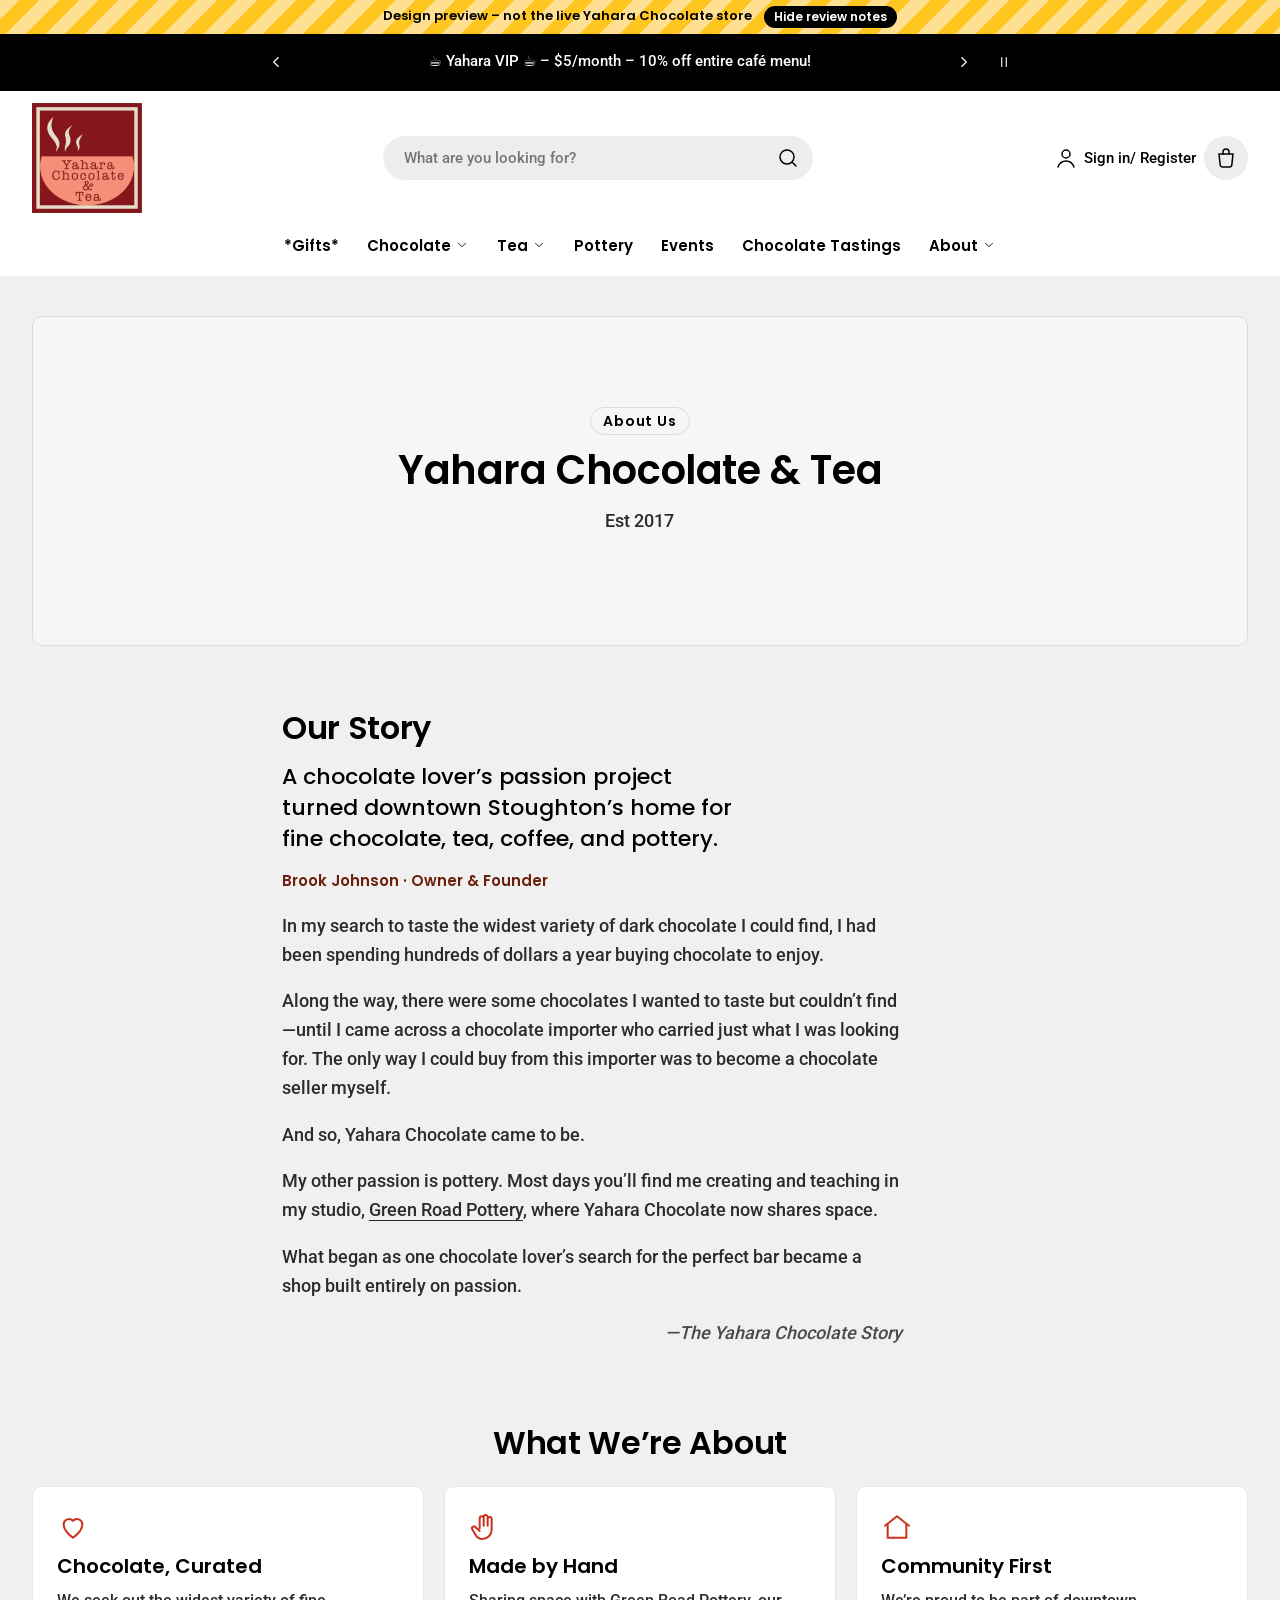
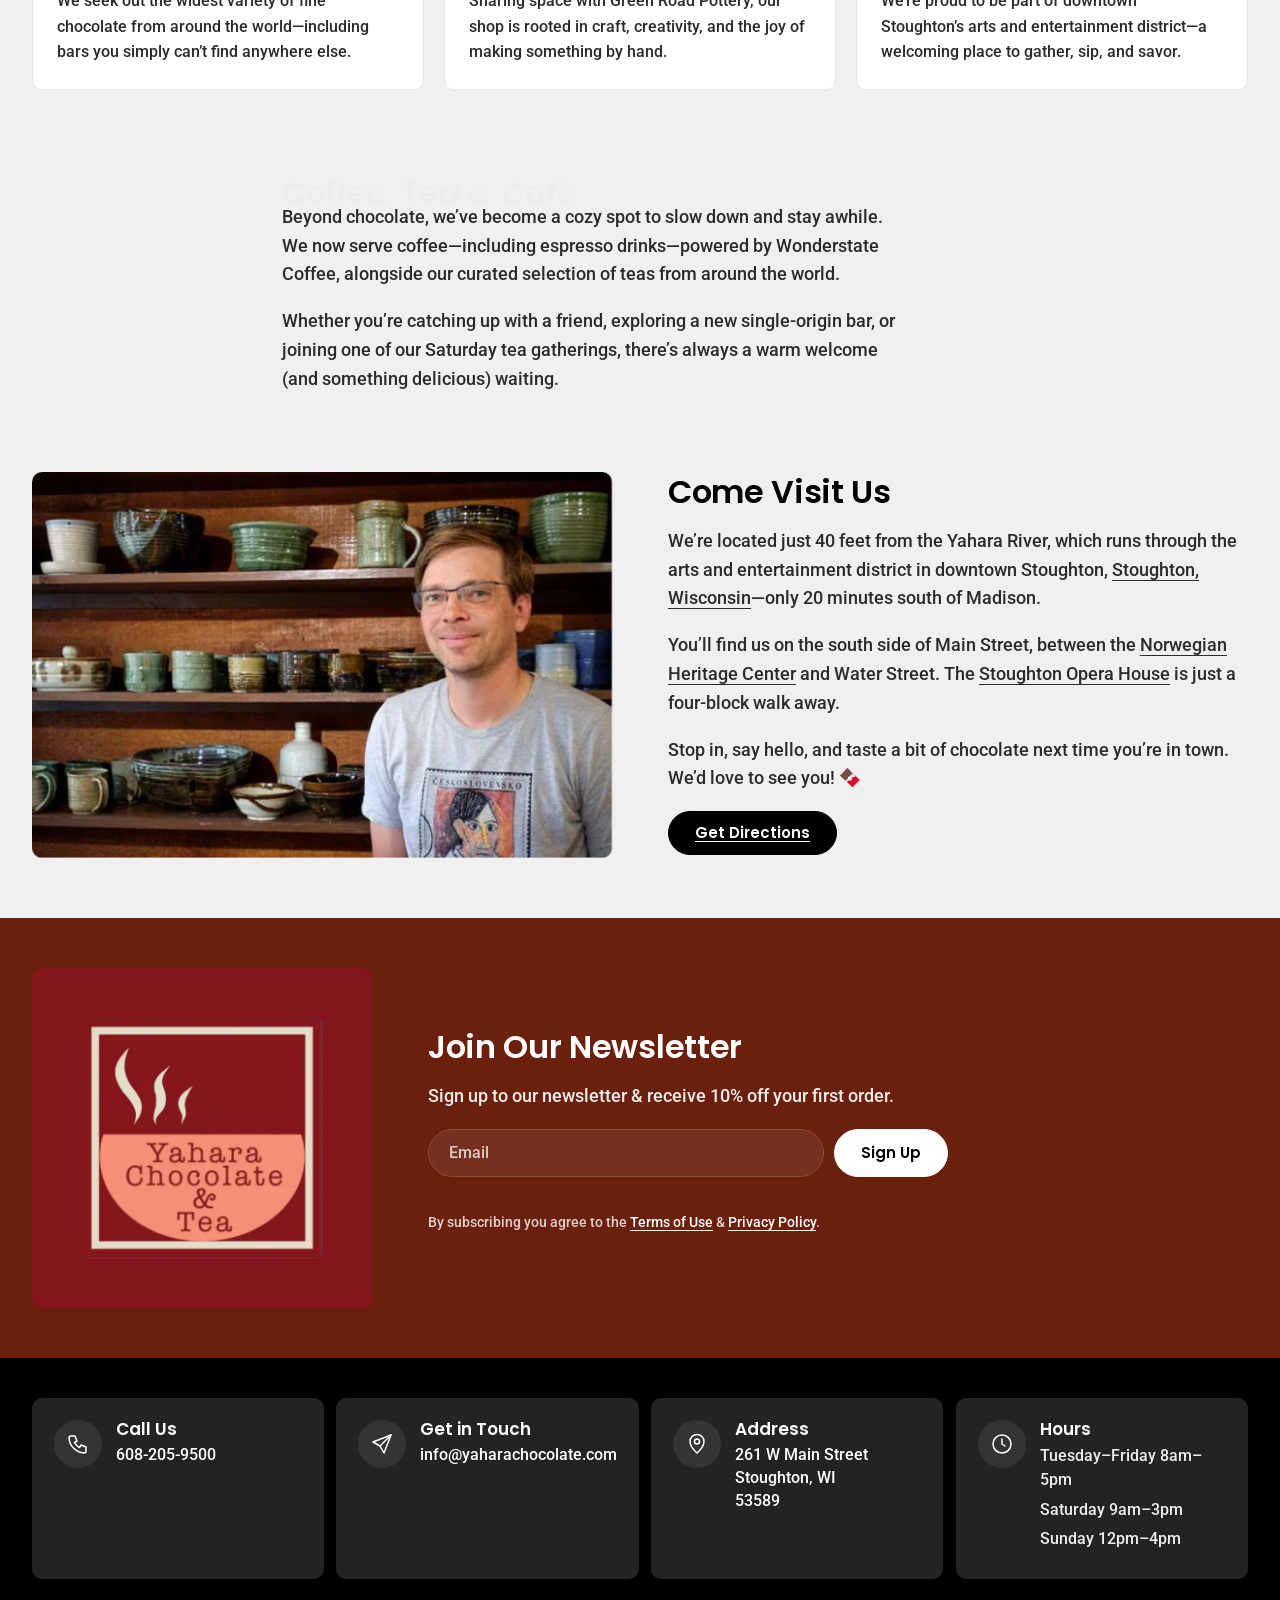
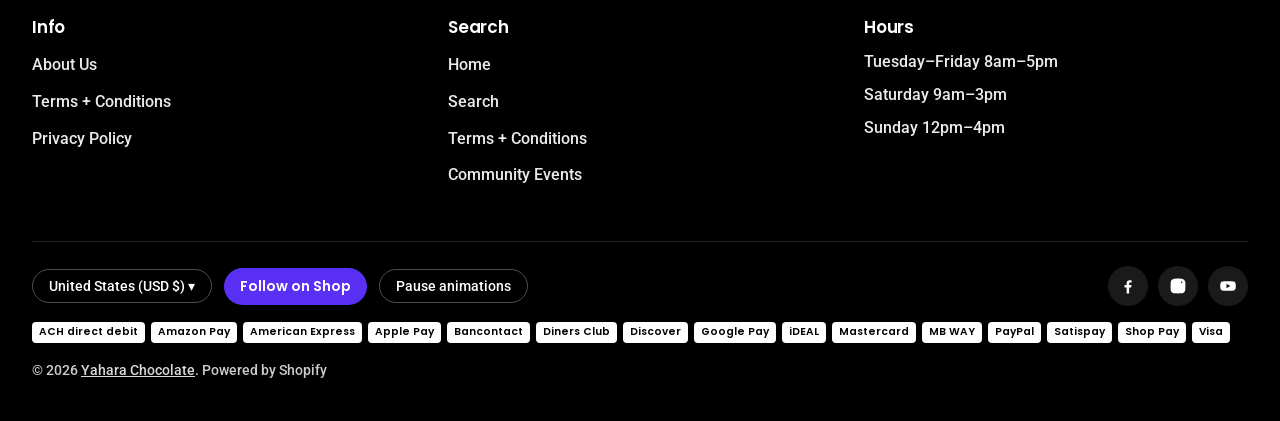
<file: about.html>
<!doctype html>
<html lang="en">
<head>
<meta charset="utf-8">
<meta name="viewport" content="width=device-width, initial-scale=1">
<meta name="robots" content="noindex, nofollow">
<title>About – Yahara Chocolate</title>
<meta name="description" content="Chocolate, Tea, Coffee, Pottery. Cafe with baked goods and drinks powered by Wonderstate Coffee.">
<link rel="icon" href="img/favicon-32.png" sizes="32x32"><link rel="apple-touch-icon" href="img/favicon-180.png">
<link rel="preload" href="fonts/poppins-latin-600-normal.woff2" as="font" type="font/woff2" crossorigin>
<link rel="preload" href="fonts/roboto-latin-500-normal.woff2" as="font" type="font/woff2" crossorigin>
<link rel="stylesheet" href="css/tokens.css"><link rel="stylesheet" href="css/base.css"><link rel="stylesheet" href="css/sections.css">
<script>document.documentElement.classList.add('js')</script>
<!-- LocalBusiness JSON-LD (§11). openingHoursSpecification and geo are left out until hours and lat/lng are confirmed. -->
<script type="application/ld+json">{"@context": "https://schema.org", "@type": ["Store", "CafeOrCoffeeShop"], "name": "Yahara Chocolate & Tea", "alternateName": "Yahara Chocolate", "url": "https://yaharachocolate.com/", "telephone": "+1-608-205-9500", "email": "info@yaharachocolate.com", "address": {"@type": "PostalAddress", "streetAddress": "261 W Main Street", "addressLocality": "Stoughton", "addressRegion": "WI", "postalCode": "53589", "addressCountry": "US"}, "sameAs": ["https://www.facebook.com/yaharachocolate", "https://www.instagram.com/yaharachocolate/", "https://www.youtube.com/@yaharachocolate3227"]}</script>
</head>
<body>
<a class="skip-link" href="#MainContent">Skip To Content</a>
<div class="preview-ribbon" role="note">Design preview – not the live Yahara Chocolate store <button type="button" data-notes-toggle aria-pressed="false">Hide review notes</button></div>
<div class="announcement scheme-inverse" role="region" aria-label="Announcements">
  <div class="container">
    <button type="button" data-ann-prev aria-label="Previous announcement"><svg class="icon" viewBox="0 0 24 24" aria-hidden="true" focusable="false"><path d="M15 6l-6 6 6 6"/></svg></button>
    <div class="announcement__track" aria-live="polite"><div class="announcement__slide is-active"><a href="https://yaharachocolate.com/products/yahara-vip-1" target="_blank" rel="noopener">☕️ Yahara VIP ☕️ – $5/month – 10% off entire café menu!</a></div><div class="announcement__slide" aria-hidden="true"><a href="https://yaharachocolate.com/products/chocolate-of-the-month-club" target="_blank" rel="noopener">🍫 Chocolate of the Month Club 🍫 – The Perfect Gift!</a></div></div>
    <button type="button" data-ann-next aria-label="Next announcement"><svg class="icon" viewBox="0 0 24 24" aria-hidden="true" focusable="false"><path d="M9 6l6 6-6 6"/></svg></button>
    <button type="button" data-ann-pause aria-pressed="false" aria-label="Pause announcements"><svg class="icon" viewBox="0 0 24 24" aria-hidden="true" focusable="false"><path d="M9 6v12M15 6v12"/></svg></button>
  </div>
</div>

<header class="site-header" id="site-header">
  <div class="container">
    <div class="header__top">
      <button class="hamburger" type="button" data-open="menu-drawer" aria-controls="menu-drawer" aria-label="Open menu"><span aria-hidden="true"><span></span><span></span><span></span></span></button>
      <a class="header__logo" href="index.html" aria-label="Yahara Chocolate &amp; Tea – Home"><img src="img/brand/untitled-design-f2acf8fe-1d14-4453-bab1-a37268a3ed3d-400w.webp" srcset="img/brand/untitled-design-f2acf8fe-1d14-4453-bab1-a37268a3ed3d-400w.webp 400w, img/brand/untitled-design-f2acf8fe-1d14-4453-bab1-a37268a3ed3d-800w.webp 800w, img/brand/untitled-design-f2acf8fe-1d14-4453-bab1-a37268a3ed3d-1080w.webp 1080w" sizes="110px" alt="Yahara Chocolate &amp; Tea" width="1080" height="1080" loading="eager" decoding="async"></a>
      <form class="header__search" role="search" action="https://yaharachocolate.com/search" target="_blank">
        <label class="visually-hidden" for="q">Search</label>
        <input id="q" type="search" name="q" placeholder="What are you looking for?" autocomplete="off">
        <button type="submit" aria-label="Search"><svg class="icon" viewBox="0 0 24 24" aria-hidden="true" focusable="false"><circle cx="11" cy="11" r="7"/><path d="M20 20l-3.5-3.5"/></svg></button>
      </form>
      <div class="header__actions">
        <a href="https://yaharachocolate.com/account/login" target="_blank" rel="noopener"><svg class="icon" viewBox="0 0 24 24" aria-hidden="true" focusable="false"><circle cx="12" cy="8" r="4"/><path d="M4 21c1.5-4 4.5-6 8-6s6.5 2 8 6"/></svg><span class="account-label">Sign in/ Register</span><span class="visually-hidden"> (opens live store)</span></a>
        <button class="cart-btn" type="button" data-open="cart-drawer" aria-controls="cart-drawer"><svg class="icon" viewBox="0 0 24 24" aria-hidden="true" focusable="false"><path d="M5 8h14l-1.2 11.2a2 2 0 0 1-2 1.8H8.2a2 2 0 0 1-2-1.8L5 8z"/><path d="M9 8V6a3 3 0 0 1 6 0v2"/></svg><span class="visually-hidden">Cart</span><span class="cart-count" hidden>0</span></button>
      </div>
    </div>
    <nav class="nav" aria-label="Main"><ul class="nav__list"><li><a href="https://yaharachocolate.com/collections/gift-collections" class="nav__link reversed-link" target="_blank" rel="noopener">*Gifts*</a></li><li class="nav__item" data-dropdown><button class="nav__link" type="button" aria-expanded="false" aria-haspopup="true">Chocolate <svg class="icon" viewBox="0 0 24 24" aria-hidden="true" focusable="false"><path d="M6 9l6 6 6-6"/></svg></button><ul class="dropdown dropdown--mega"><li><a href="https://yaharachocolate.com/pages/yahara-custom-chocolate" target="_blank" rel="noopener"><span>Yahara Custom Chocolate</span></a></li><li><a href="collection.html"><span>All Chocolate</span></a></li><li><a href="https://yaharachocolate.com/collections/yahara-made" target="_blank" rel="noopener"><span>Yahara Made</span></a></li><li><a href="https://yaharachocolate.com/collections/dark-chocolate" target="_blank" rel="noopener"><span>Dark Chocolate</span></a></li><li><a href="https://yaharachocolate.com/collections/milk-chocolate" target="_blank" rel="noopener"><span>Milk Chocolate</span></a></li><li><a href="https://yaharachocolate.com/collections/white-chocolate" target="_blank" rel="noopener"><span>White Chocolate</span></a></li><li><a href="https://yaharachocolate.com/collections/yahara-made" target="_blank" rel="noopener"><span>Yahara</span></a></li><li><a href="https://yaharachocolate.com/collections/mayana" target="_blank" rel="noopener"><span>Mayana</span></a></li><li><a href="https://yaharachocolate.com/collections/alternative-sugar" target="_blank" rel="noopener"><span>Alternative Sugar</span></a></li><li><a href="https://yaharachocolate.com/collections/dairy-free" target="_blank" rel="noopener"><span>Dairy-Free</span></a></li><li><a href="https://yaharachocolate.com/collections/confections" target="_blank" rel="noopener"><span>Confections</span></a></li><li><a href="https://yaharachocolate.com/collections/bird-friendly-chocolate" target="_blank" rel="noopener"><span>Bird Friendly Chocolate</span></a></li></ul></li><li class="nav__item" data-dropdown><button class="nav__link" type="button" aria-expanded="false" aria-haspopup="true">Tea <svg class="icon" viewBox="0 0 24 24" aria-hidden="true" focusable="false"><path d="M6 9l6 6 6-6"/></svg></button><ul class="dropdown"><li><a href="https://yaharachocolate.com/collections/tea" target="_blank" rel="noopener"><span>Loose Leaf Tea</span></a></li><li><a href="https://yaharachocolate.com/blogs/gong-fu-tea" target="_blank" rel="noopener"><span>Gong Fu Tea</span></a></li></ul></li><li><a href="pottery.html" class="nav__link reversed-link">Pottery</a></li><li><a href="events.html" class="nav__link reversed-link">Events</a></li><li><a href="chocolate-tastings.html" class="nav__link reversed-link">Chocolate Tastings</a></li><li class="nav__item" data-dropdown><button class="nav__link" type="button" aria-expanded="false" aria-haspopup="true">About <svg class="icon" viewBox="0 0 24 24" aria-hidden="true" focusable="false"><path d="M6 9l6 6 6-6"/></svg></button><ul class="dropdown"><li><a href="cafe.html"><span>Cafe</span></a></li><li><a href="https://yaharachocolate.com/blogs/recipes" target="_blank" rel="noopener"><span>Recipes</span></a></li></ul></li></ul></nav>
  </div>
</header>
<div class="drawer drawer--left" id="menu-drawer" role="dialog" aria-modal="true" aria-label="Menu" aria-hidden="true" tabindex="-1">
  <div class="drawer__head"><h2>Menu</h2><button class="close-btn" type="button" data-close aria-label="Close menu"><svg class="icon" viewBox="0 0 24 24" aria-hidden="true" focusable="false"><path d="M6 6l12 12M18 6L6 18"/></svg></button></div>
  <div class="drawer__body mobile-nav"><a href="https://yaharachocolate.com/collections/gift-collections" target="_blank" rel="noopener">*Gifts*</a><details><summary>Chocolate <svg class="icon" viewBox="0 0 24 24" aria-hidden="true" focusable="false"><path d="M6 9l6 6 6-6"/></svg></summary><ul><li><a href="https://yaharachocolate.com/pages/yahara-custom-chocolate" target="_blank" rel="noopener">Yahara Custom Chocolate</a></li><li><a href="collection.html">All Chocolate</a></li><li><a href="https://yaharachocolate.com/collections/yahara-made" target="_blank" rel="noopener">Yahara Made</a></li><li><a href="https://yaharachocolate.com/collections/dark-chocolate" target="_blank" rel="noopener">Dark Chocolate</a></li><li><a href="https://yaharachocolate.com/collections/milk-chocolate" target="_blank" rel="noopener">Milk Chocolate</a></li><li><a href="https://yaharachocolate.com/collections/white-chocolate" target="_blank" rel="noopener">White Chocolate</a></li><li><a href="https://yaharachocolate.com/collections/yahara-made" target="_blank" rel="noopener">Yahara</a></li><li><a href="https://yaharachocolate.com/collections/mayana" target="_blank" rel="noopener">Mayana</a></li><li><a href="https://yaharachocolate.com/collections/alternative-sugar" target="_blank" rel="noopener">Alternative Sugar</a></li><li><a href="https://yaharachocolate.com/collections/dairy-free" target="_blank" rel="noopener">Dairy-Free</a></li><li><a href="https://yaharachocolate.com/collections/confections" target="_blank" rel="noopener">Confections</a></li><li><a href="https://yaharachocolate.com/collections/bird-friendly-chocolate" target="_blank" rel="noopener">Bird Friendly Chocolate</a></li></ul></details><details><summary>Tea <svg class="icon" viewBox="0 0 24 24" aria-hidden="true" focusable="false"><path d="M6 9l6 6 6-6"/></svg></summary><ul><li><a href="https://yaharachocolate.com/collections/tea" target="_blank" rel="noopener">Loose Leaf Tea</a></li><li><a href="https://yaharachocolate.com/blogs/gong-fu-tea" target="_blank" rel="noopener">Gong Fu Tea</a></li></ul></details><a href="pottery.html">Pottery</a><a href="events.html">Events</a><a href="chocolate-tastings.html">Chocolate Tastings</a><details><summary>About <svg class="icon" viewBox="0 0 24 24" aria-hidden="true" focusable="false"><path d="M6 9l6 6 6-6"/></svg></summary><ul><li><a href="cafe.html">Cafe</a></li><li><a href="https://yaharachocolate.com/blogs/recipes" target="_blank" rel="noopener">Recipes</a></li></ul></details>
    <a href="about.html">About Us</a>
    <div class="mobile-nav__extra"><ul class="socials"><li><a href="https://www.facebook.com/yaharachocolate" target="_blank" rel="noopener"><svg viewBox="0 0 24 24" aria-hidden="true"><path d="M13.5 22v-8h2.7l.4-3.2h-3.1v-2c0-.9.3-1.6 1.6-1.6h1.7V4.3c-.3 0-1.3-.1-2.5-.1-2.5 0-4.1 1.5-4.1 4.2v2.4H7.4V14h2.8v8h3.3z"/></svg><span class="visually-hidden">Facebook</span></a></li><li><a href="https://www.instagram.com/yaharachocolate/" target="_blank" rel="noopener"><svg viewBox="0 0 24 24" aria-hidden="true"><path d="M12 7.3A4.7 4.7 0 1 0 12 16.7 4.7 4.7 0 0 0 12 7.3zm0 7.7a3 3 0 1 1 0-6 3 3 0 0 1 0 6zm6-7.9a1.1 1.1 0 1 1-2.2 0 1.1 1.1 0 0 1 2.2 0zM21.9 8.1c-.1-1.6-.4-3-1.6-4.2S17.6 2.3 16 2.2C14.3 2.1 9.7 2.1 8 2.2c-1.6.1-3 .4-4.2 1.6S2.3 6.4 2.2 8c-.1 1.7-.1 6.3 0 8 .1 1.6.4 3 1.6 4.2s2.6 1.5 4.2 1.6c1.7.1 6.3.1 8 0 1.6-.1 3-.4 4.2-1.6s1.5-2.6 1.6-4.2c.1-1.7.1-6.3 0-8z"/></svg><span class="visually-hidden">Instagram</span></a></li><li><a href="https://www.youtube.com/@yaharachocolate3227" target="_blank" rel="noopener"><svg viewBox="0 0 24 24" aria-hidden="true"><path d="M22 8.2a3 3 0 0 0-2.1-2.1C18 5.6 12 5.6 12 5.6s-6 0-7.9.5A3 3 0 0 0 2 8.2 31 31 0 0 0 1.6 12 31 31 0 0 0 2 15.8a3 3 0 0 0 2.1 2.1c1.9.5 7.9.5 7.9.5s6 0 7.9-.5a3 3 0 0 0 2.1-2.1c.4-1.2.4-3.8.4-3.8s0-2.6-.4-3.8zM10 15V9l5.2 3L10 15z"/></svg><span class="visually-hidden">YouTube</span></a></li></ul></div>
    <p style="margin-top:16px;font-size:1.4rem;color:var(--subtext)">Country/region: <b>United States (USD $)</b></p>
  </div>
</div>
<main id="MainContent" tabindex="-1">

<section class="scheme-1 section" style="--pt:40px;--pb:20px"><div class="container"><div class="layered "><div class="layered__content"><span class="eyebrow" data-motion="fade-up">About Us</span><h1 data-motion="fade-up" data-delay="50">Yahara Chocolate &amp; Tea</h1><p class="layered__est" data-motion="fade-up" data-delay="100">Est 2017</p></div></div>
<div class="center layered__note"></div></div></section>
<section class="scheme-1 section" style="--pt:30px;--pb:40px"><div class="container rte" style="max-width:780px">
  <h2 data-motion="fade-up">Our Story</h2>
  <p class="pull-quote" data-motion="fade-up">A chocolate lover’s passion project turned downtown Stoughton’s home for fine chocolate, tea, coffee, and pottery.</p>
  <p class="byline">Brook Johnson · Owner &amp; Founder</p>
  <p>In my search to taste the widest variety of dark chocolate I could find, I had been spending hundreds of dollars a year buying chocolate to enjoy.</p>
  <p>Along the way, there were some chocolates I wanted to taste but couldn’t find—until I came across a chocolate importer who carried just what I was looking for. The only way I could buy from this importer was to become a chocolate seller myself.</p>
  <p>And so, Yahara Chocolate came to be.</p>
  <p>My other passion is pottery. Most days you’ll find me creating and teaching in my studio, <a href="https://greenroadpottery.com/" target="_blank" rel="noopener">Green Road Pottery</a>, where Yahara Chocolate now shares space.</p>
  <p>What began as one chocolate lover’s search for the perfect bar became a shop built entirely on passion.</p>
  <p class="signoff">—The Yahara Chocolate Story</p>
</div></section>
<section class="scheme-1 section" style="--pt:20px;--pb:40px"><div class="container"><div class="section-head section-head--center"><h2 data-motion="fade-up">What We’re About</h2></div><ul class="value-grid" data-stagger><li data-motion="fade-up"><div class="value-card"><svg class="icon" viewBox="0 0 24 24" aria-hidden="true" focusable="false"><path d="M12 20s-7-4.4-7-10a4 4 0 0 1 7-2.6A4 4 0 0 1 19 10c0 5.6-7 10-7 10z"/></svg><h3>Chocolate, Curated</h3><p>We seek out the widest variety of fine chocolate from around the world—including bars you simply can’t find anywhere else.</p></div></li><li data-motion="fade-up"><div class="value-card"><svg class="icon" viewBox="0 0 24 24" aria-hidden="true" focusable="false"><path d="M8 13V5.5a1.5 1.5 0 0 1 3 0V11M11 10V4.5a1.5 1.5 0 0 1 3 0V11M14 10.5V6a1.5 1.5 0 0 1 3 0v8a7 7 0 0 1-7 7 6 6 0 0 1-5-3l-2.5-4.2a1.5 1.5 0 0 1 2.6-1.5L8 15"/></svg><h3>Made by Hand</h3><p>Sharing space with Green Road Pottery, our shop is rooted in craft, creativity, and the joy of making something by hand.</p></div></li><li data-motion="fade-up"><div class="value-card"><svg class="icon" viewBox="0 0 24 24" aria-hidden="true" focusable="false"><path d="M3 11l9-7 9 7"/><path d="M5 10v10h14V10"/></svg><h3>Community First</h3><p>We’re proud to be part of downtown Stoughton’s arts and entertainment district—a welcoming place to gather, sip, and savor.</p></div></li></ul></div></section>
<section class="scheme-1 section" style="--pt:20px;--pb:40px"><div class="container rte" style="max-width:780px">
  <h2 data-motion="fade-up">Coffee, Tea &amp; Café</h2>
  <p>Beyond chocolate, we’ve become a cozy spot to slow down and stay awhile. We now serve coffee—including espresso drinks—powered by Wonderstate Coffee, alongside our curated selection of teas from around the world.</p>
  <p>Whether you’re catching up with a friend, exploring a new single-origin bar, or joining one of our Saturday tea gatherings, there’s always a warm welcome (and something delicious) waiting.</p>
</div></section>
<section class="scheme-1 section" style="--pt:20px;--pb:60px"><div class="container iwt">
  <div data-motion="zoom-out-sm"><img src="img/about/brook-johnson-500w.webp" srcset="img/about/brook-johnson-400w.webp 400w, img/about/brook-johnson-500w.webp 500w" sizes="(min-width:990px) 50vw, 100vw" alt="Brook Johnson, owner of Yahara Chocolate &amp; Tea" width="500" height="333" loading="lazy" decoding="async"></div>
  <div class="rte">
    <h2 data-motion="fade-up">Come Visit Us</h2>
    <p>We’re located just 40 feet from the Yahara River, which runs through the arts and entertainment district in downtown Stoughton, <a href="https://www.visitstoughton.com/" target="_blank" rel="noopener">Stoughton, Wisconsin</a>—only 20 minutes south of Madison.</p>
    <p>You’ll find us on the south side of Main Street, between the <a href="https://www.livsreise.org/" target="_blank" rel="noopener">Norwegian Heritage Center</a> and Water Street. The <a href="https://www.stoughtonoperahouse.com/" target="_blank" rel="noopener">Stoughton Opera House</a> is just a four-block walk away.</p>
    <p>Stop in, say hello, and taste a bit of chocolate next time you’re in town. We’d love to see you! <span aria-hidden="true">🍫</span></p>
    <a class="btn btn--black" href="https://www.google.com/maps/search/?api=1&amp;query=261+W+Main+Street%2C+Stoughton%2C+WI+53589" target="_blank" rel="noopener">Get directions</a>
  </div>
</div></section>
</main>
<section class="newsletter scheme-3 section" style="--pt:50px;--pb:50px" aria-labelledby="nl-h">
  <div class="container newsletter__grid">
    <div class="newsletter__art" data-motion="zoom-out-sm"><img src="img/brand/untitled-design-f2acf8fe-1d14-4453-bab1-a37268a3ed3d-400w.webp" srcset="img/brand/untitled-design-f2acf8fe-1d14-4453-bab1-a37268a3ed3d-400w.webp 400w, img/brand/untitled-design-f2acf8fe-1d14-4453-bab1-a37268a3ed3d-800w.webp 800w, img/brand/untitled-design-f2acf8fe-1d14-4453-bab1-a37268a3ed3d-1080w.webp 1080w" sizes="240px" alt="" width="1080" height="1080" loading="lazy" decoding="async"></div>
    <div data-motion="fade-up">
      <h2 id="nl-h">Join Our Newsletter</h2>
      <p>Sign up to our newsletter &amp; receive 10% off your first order.</p>
      <form class="nl-form" data-demo-form="Thanks for subscribing! (Demo only – nothing was sent.)" novalidate>
        <label><span class="visually-hidden">Email</span><input type="email" name="contact[email]" placeholder="Email" autocomplete="email" required></label>
        <input type="hidden" name="contact[tags]" value="newsletter">
        <button class="btn btn--white" type="submit">Sign Up</button>
      </form>
      <p class="nl-status" role="status"></p>
      <p class="fine">By subscribing you agree to the <a class="link" href="https://yaharachocolate.com/policies/terms-of-service" target="_blank" rel="noopener">Terms of Use</a> &amp; <a class="link" href="https://yaharachocolate.com/policies/privacy-policy" target="_blank" rel="noopener">Privacy Policy</a>.</p>
    </div>
  </div>
</section>
<section class="scheme-inverse section" style="--pt:40px;--pb:0px" aria-label="Contact information">
  <div class="container"><div class="contact-cards" data-stagger>
    <div class="contact-card" data-motion="fade-up"><span class="icon-wrap"><svg class="icon" viewBox="0 0 24 24" aria-hidden="true" focusable="false"><path d="M5 4h4l2 5-2.5 1.5a11 11 0 0 0 5 5L15 13l5 2v4a2 2 0 0 1-2 2A16 16 0 0 1 3 6a2 2 0 0 1 2-2z"/></svg></span><div><h3>Call Us</h3><p class="tabular"><a href="tel:+16082059500">608-205-9500</a></p></div></div>
    <div class="contact-card" data-motion="fade-up"><span class="icon-wrap"><svg class="icon" viewBox="0 0 24 24" aria-hidden="true" focusable="false"><path d="M21 3L10 14"/><path d="M21 3l-7 18-4-7-7-4 18-7z"/></svg></span><div><h3>Get in Touch</h3><p><a href="mailto:info@yaharachocolate.com">info@yaharachocolate.com</a></p></div></div>
    <div class="contact-card" data-motion="fade-up"><span class="icon-wrap"><svg class="icon" viewBox="0 0 24 24" aria-hidden="true" focusable="false"><path d="M12 21s-7-6.2-7-11.5a7 7 0 0 1 14 0C19 14.8 12 21 12 21z"/><circle cx="12" cy="9.5" r="2.5"/></svg></span><div><h3>Address</h3><p><a href="https://www.google.com/maps/dir/?api=1&amp;destination=261+W+Main+Street%2C+Stoughton%2C+WI+53589" target="_blank" rel="noopener">261 W Main Street<br>Stoughton, WI<br>53589</a></p></div></div>
    <div class="contact-card" data-motion="fade-up"><span class="icon-wrap"><svg class="icon" viewBox="0 0 24 24" aria-hidden="true" focusable="false"><circle cx="12" cy="12" r="9"/><path d="M12 7v5l3 2"/></svg></span><div><h3>Hours</h3><ul class="hours" style="font-size:1.55rem;color:rgba(255,255,255,.92)"><li>Tuesday–Friday 8am–5pm</li><li>Saturday 9am–3pm</li><li>Sunday 12pm–4pm</li></ul></div></div>
  </div></div>
</section>
<footer class="site-footer scheme-inverse">
  <div class="container">
    <div class="footer__grid"><div class="footer__col"><details open><summary><h2>Info</h2><svg class="icon" viewBox="0 0 24 24" aria-hidden="true" focusable="false"><path d="M6 9l6 6 6-6"/></svg></summary><div class="acc-body"><ul><li><a href="about.html" class="reversed-link">About Us</a></li><li><a href="https://yaharachocolate.com/pages/terms-conditions" class="reversed-link" target="_blank" rel="noopener">Terms + Conditions</a></li><li><a href="https://yaharachocolate.com/pages/privacy-policy" class="reversed-link" target="_blank" rel="noopener">Privacy Policy</a></li></ul></div></details></div><div class="footer__col"><details open><summary><h2>Search</h2><svg class="icon" viewBox="0 0 24 24" aria-hidden="true" focusable="false"><path d="M6 9l6 6 6-6"/></svg></summary><div class="acc-body"><ul><li><a href="index.html" class="reversed-link">Home</a></li><li><a href="https://yaharachocolate.com/search" class="reversed-link" target="_blank" rel="noopener">Search</a></li><li><a href="https://yaharachocolate.com/pages/terms-conditions" class="reversed-link" target="_blank" rel="noopener">Terms + Conditions</a></li><li><a class="reversed-link" href="https://www.downtownstoughton.com/calendar/" target="_blank" rel="noopener">Community Events</a></li></ul></div></details></div><div class="footer__col"><details open><summary><h2>Hours</h2><svg class="icon" viewBox="0 0 24 24" aria-hidden="true" focusable="false"><path d="M6 9l6 6 6-6"/></svg></summary><div class="acc-body"><ul class="hours" style="color:rgba(255,255,255,.92);font-size:1.55rem"><li>Tuesday–Friday 8am–5pm</li><li>Saturday 9am–3pm</li><li>Sunday 12pm–4pm</li></ul></div></details></div></div>
    <div class="footer__bottom">
      <div style="display:flex;gap:12px;flex-wrap:wrap;align-items:center"><button class="region-btn" type="button" aria-label="Country/region: United States (USD $)">United States (USD $) ▾</button><button class="shop-follow" type="button" title="Shop app follow button (rendered by Shopify on the live theme)">Follow on Shop</button><button class="pill-btn" type="button" data-motion-toggle aria-pressed="false">Pause animations</button></div>
      <ul class="socials"><li><a href="https://www.facebook.com/yaharachocolate" target="_blank" rel="noopener"><svg viewBox="0 0 24 24" aria-hidden="true"><path d="M13.5 22v-8h2.7l.4-3.2h-3.1v-2c0-.9.3-1.6 1.6-1.6h1.7V4.3c-.3 0-1.3-.1-2.5-.1-2.5 0-4.1 1.5-4.1 4.2v2.4H7.4V14h2.8v8h3.3z"/></svg><span class="visually-hidden">Facebook</span></a></li><li><a href="https://www.instagram.com/yaharachocolate/" target="_blank" rel="noopener"><svg viewBox="0 0 24 24" aria-hidden="true"><path d="M12 7.3A4.7 4.7 0 1 0 12 16.7 4.7 4.7 0 0 0 12 7.3zm0 7.7a3 3 0 1 1 0-6 3 3 0 0 1 0 6zm6-7.9a1.1 1.1 0 1 1-2.2 0 1.1 1.1 0 0 1 2.2 0zM21.9 8.1c-.1-1.6-.4-3-1.6-4.2S17.6 2.3 16 2.2C14.3 2.1 9.7 2.1 8 2.2c-1.6.1-3 .4-4.2 1.6S2.3 6.4 2.2 8c-.1 1.7-.1 6.3 0 8 .1 1.6.4 3 1.6 4.2s2.6 1.5 4.2 1.6c1.7.1 6.3.1 8 0 1.6-.1 3-.4 4.2-1.6s1.5-2.6 1.6-4.2c.1-1.7.1-6.3 0-8z"/></svg><span class="visually-hidden">Instagram</span></a></li><li><a href="https://www.youtube.com/@yaharachocolate3227" target="_blank" rel="noopener"><svg viewBox="0 0 24 24" aria-hidden="true"><path d="M22 8.2a3 3 0 0 0-2.1-2.1C18 5.6 12 5.6 12 5.6s-6 0-7.9.5A3 3 0 0 0 2 8.2 31 31 0 0 0 1.6 12 31 31 0 0 0 2 15.8a3 3 0 0 0 2.1 2.1c1.9.5 7.9.5 7.9.5s6 0 7.9-.5a3 3 0 0 0 2.1-2.1c.4-1.2.4-3.8.4-3.8s0-2.6-.4-3.8zM10 15V9l5.2 3L10 15z"/></svg><span class="visually-hidden">YouTube</span></a></li></ul>
    </div>
    <div class="footer__bottom" style="border-top:0;margin-top:16px;padding-top:0">
      <ul class="pay-icons" aria-label="Payment methods"><li>ACH direct debit</li><li>Amazon Pay</li><li>American Express</li><li>Apple Pay</li><li>Bancontact</li><li>Diners Club</li><li>Discover</li><li>Google Pay</li><li>iDEAL</li><li>Mastercard</li><li>MB WAY</li><li>PayPal</li><li>Satispay</li><li>Shop Pay</li><li>Visa</li></ul>
      <p style="margin:0">© 2026 <a href="index.html">Yahara Chocolate</a>. Powered by Shopify</p>
    </div>
  </div>
</footer>
<div class="overlay" aria-hidden="true"></div>
<div class="drawer drawer--right" id="cart-drawer" role="dialog" aria-modal="true" aria-label="Cart" aria-hidden="true" tabindex="-1">
  <div class="drawer__head"><h2>Cart</h2><button class="close-btn" type="button" data-close aria-label="Close cart"><svg class="icon" viewBox="0 0 24 24" aria-hidden="true" focusable="false"><path d="M6 6l12 12M18 6L6 18"/></svg></button></div>
  <div class="drawer__body">
    <p class="demo-note">Demo only – checkout disabled. This is a design preview, not the live store.</p>
    <div class="ship-bar"><span id="ship-msg">All orders over $85 are delivered to your doorstep at no extra charge.</span><div class="ship-bar__track"><div class="ship-bar__fill"></div></div></div>
    <div id="cart-lines" aria-live="polite"></div>
    <details style="margin-top:14px"><summary style="cursor:pointer;font:600 1.5rem var(--font-heading)">Order note</summary><textarea aria-label="Order note" style="width:100%;margin-top:8px;border:1px solid var(--border);border-radius:1rem;padding:10px;font:inherit;font-size:1.5rem"></textarea></details>
  </div>
  <div class="drawer__foot">
    <div class="subtotal"><span>Subtotal</span><span id="cart-subtotal" class="tabular">$0.00</span></div>
    <button class="btn btn--black btn--full" type="button" data-checkout>Check out</button>
    <p id="checkout-note" role="status" style="font-size:1.4rem;color:var(--red);margin:8px 0 0;min-height:1.3em"></p>
  </div>
</div>

<script src="js/preview.js" defer></script>
</body>
</html>
</file>
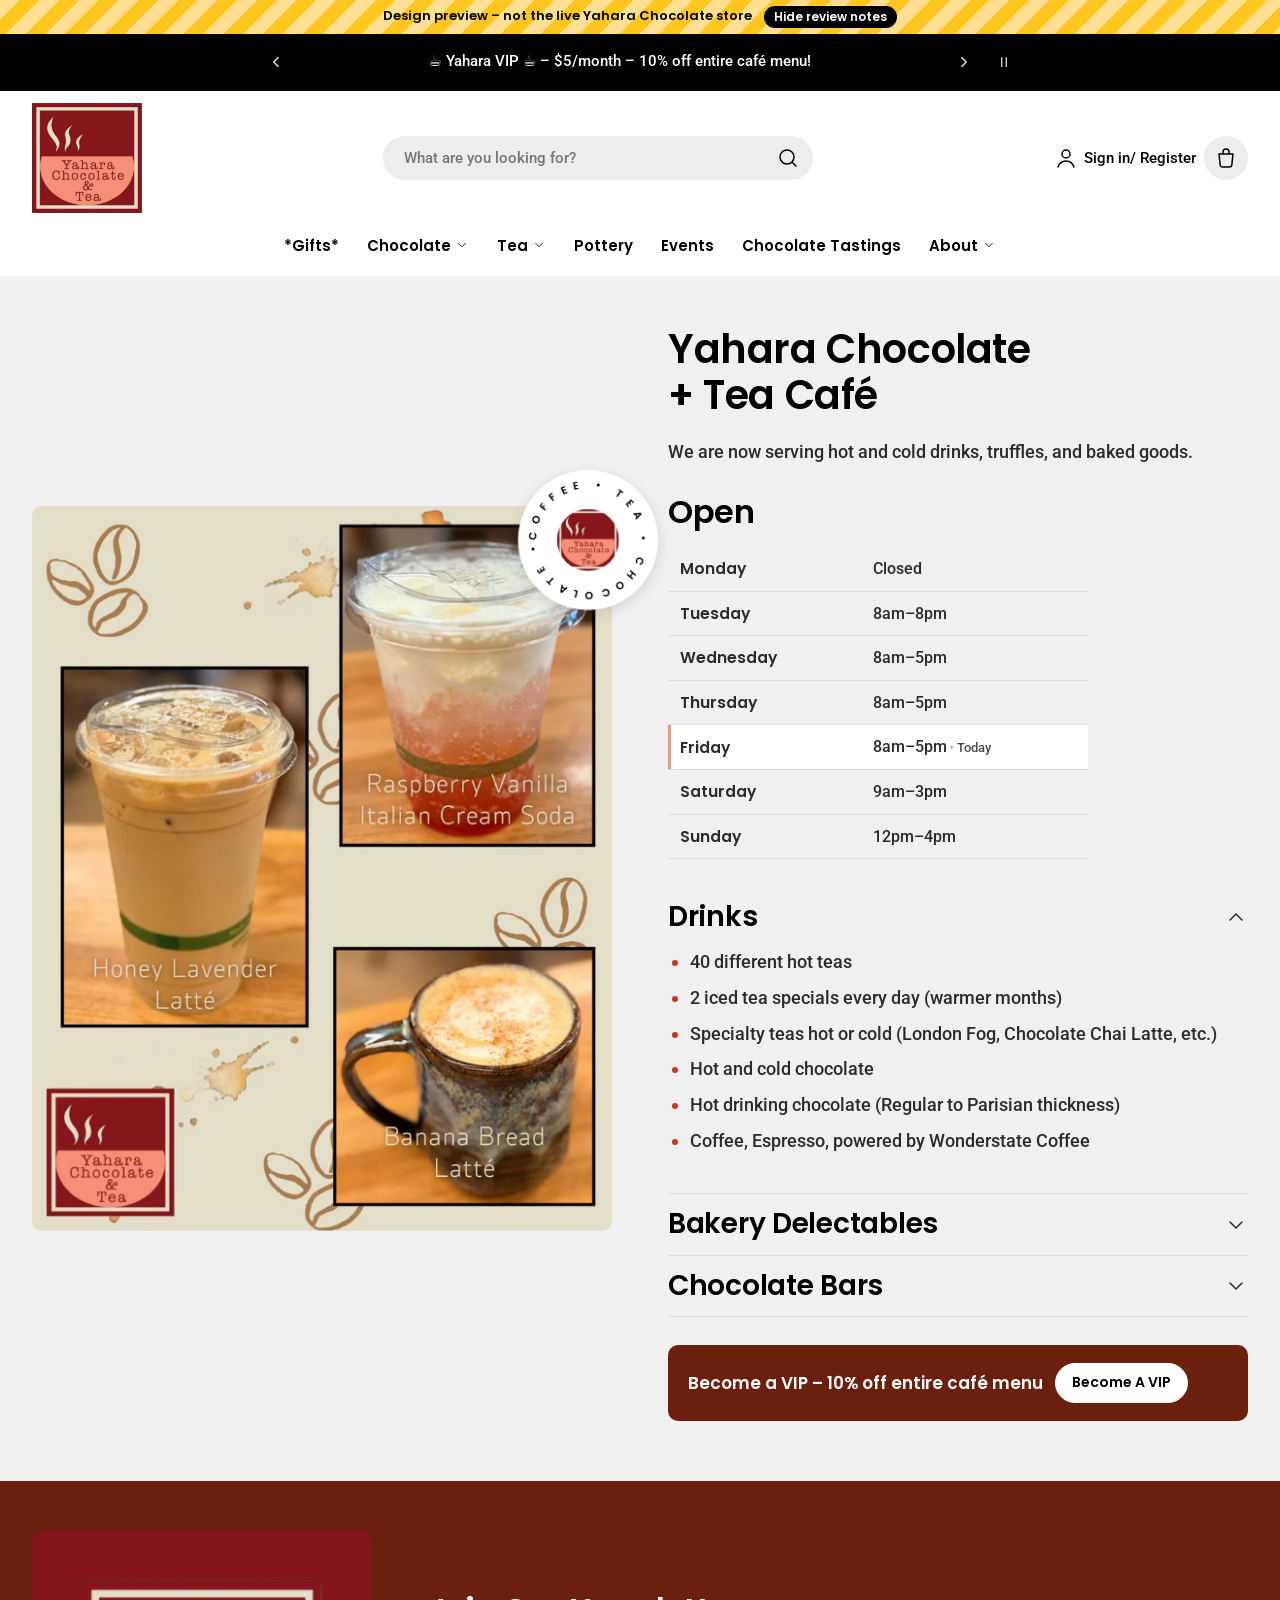
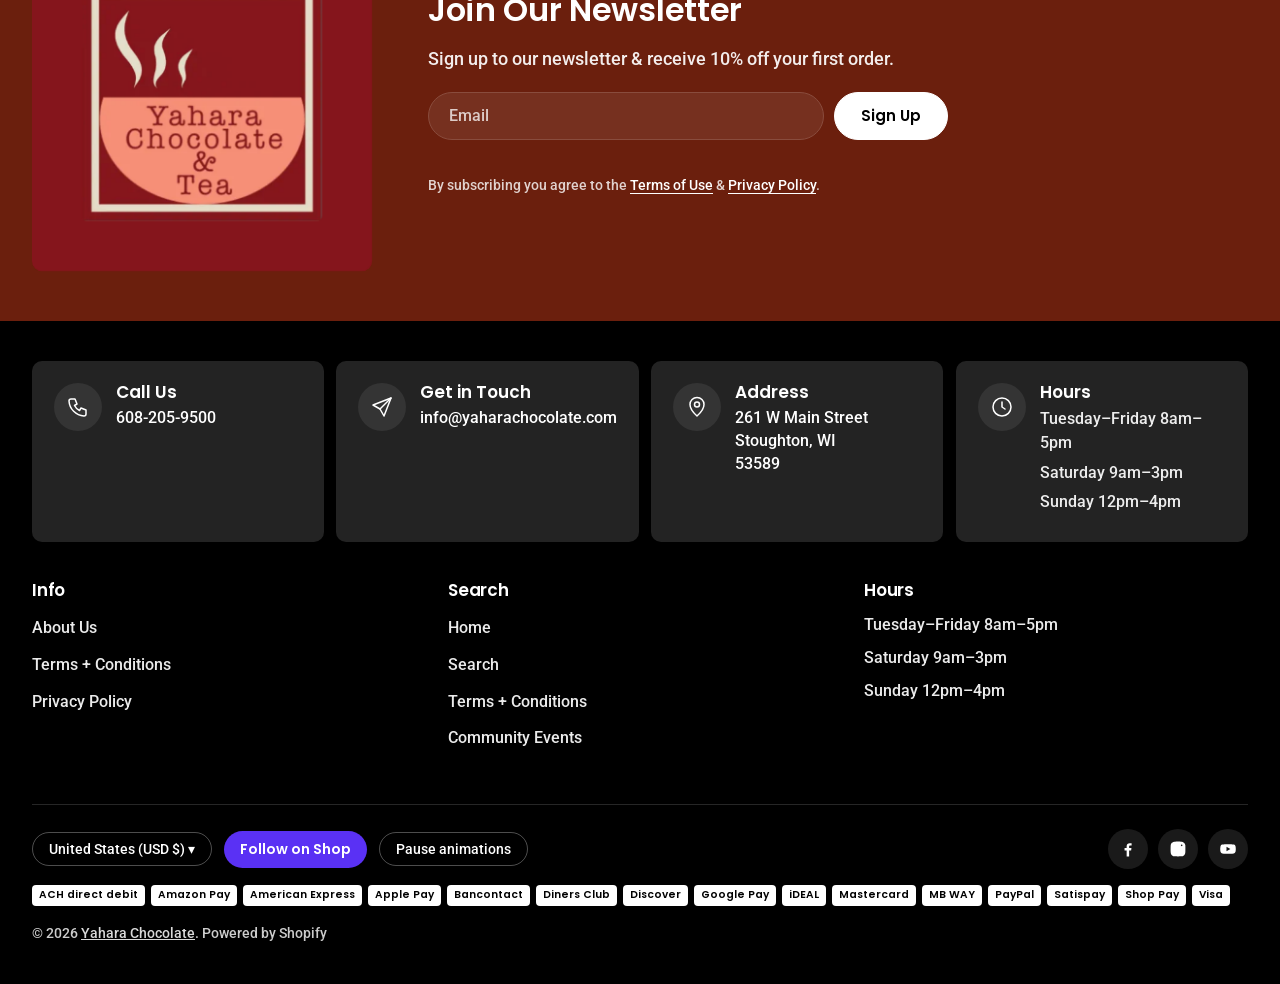
<file: cafe.html>
<!doctype html>
<html lang="en">
<head>
<meta charset="utf-8">
<meta name="viewport" content="width=device-width, initial-scale=1">
<meta name="robots" content="noindex, nofollow">
<title>Cafe – Yahara Chocolate</title>
<meta name="description" content="40 different hot teas Iced tea specials Specialty teas hot or cold Hot and cold chocolate Hot drinking chocolate Coffee, Espresso, powered by Wonderstate Coffee">
<link rel="icon" href="img/favicon-32.png" sizes="32x32"><link rel="apple-touch-icon" href="img/favicon-180.png">
<link rel="preload" href="fonts/poppins-latin-600-normal.woff2" as="font" type="font/woff2" crossorigin>
<link rel="preload" href="fonts/roboto-latin-500-normal.woff2" as="font" type="font/woff2" crossorigin>
<link rel="stylesheet" href="css/tokens.css"><link rel="stylesheet" href="css/base.css"><link rel="stylesheet" href="css/sections.css">
<script>document.documentElement.classList.add('js')</script>
<!-- LocalBusiness JSON-LD (§11). openingHoursSpecification and geo are left out until hours and lat/lng are confirmed. -->
<script type="application/ld+json">{"@context": "https://schema.org", "@type": ["Store", "CafeOrCoffeeShop"], "name": "Yahara Chocolate & Tea", "alternateName": "Yahara Chocolate", "url": "https://yaharachocolate.com/", "telephone": "+1-608-205-9500", "email": "info@yaharachocolate.com", "address": {"@type": "PostalAddress", "streetAddress": "261 W Main Street", "addressLocality": "Stoughton", "addressRegion": "WI", "postalCode": "53589", "addressCountry": "US"}, "sameAs": ["https://www.facebook.com/yaharachocolate", "https://www.instagram.com/yaharachocolate/", "https://www.youtube.com/@yaharachocolate3227"]}</script>
</head>
<body>
<a class="skip-link" href="#MainContent">Skip To Content</a>
<div class="preview-ribbon" role="note">Design preview – not the live Yahara Chocolate store <button type="button" data-notes-toggle aria-pressed="false">Hide review notes</button></div>
<div class="announcement scheme-inverse" role="region" aria-label="Announcements">
  <div class="container">
    <button type="button" data-ann-prev aria-label="Previous announcement"><svg class="icon" viewBox="0 0 24 24" aria-hidden="true" focusable="false"><path d="M15 6l-6 6 6 6"/></svg></button>
    <div class="announcement__track" aria-live="polite"><div class="announcement__slide is-active"><a href="https://yaharachocolate.com/products/yahara-vip-1" target="_blank" rel="noopener">☕️ Yahara VIP ☕️ – $5/month – 10% off entire café menu!</a></div><div class="announcement__slide" aria-hidden="true"><a href="https://yaharachocolate.com/products/chocolate-of-the-month-club" target="_blank" rel="noopener">🍫 Chocolate of the Month Club 🍫 – The Perfect Gift!</a></div></div>
    <button type="button" data-ann-next aria-label="Next announcement"><svg class="icon" viewBox="0 0 24 24" aria-hidden="true" focusable="false"><path d="M9 6l6 6-6 6"/></svg></button>
    <button type="button" data-ann-pause aria-pressed="false" aria-label="Pause announcements"><svg class="icon" viewBox="0 0 24 24" aria-hidden="true" focusable="false"><path d="M9 6v12M15 6v12"/></svg></button>
  </div>
</div>

<header class="site-header" id="site-header">
  <div class="container">
    <div class="header__top">
      <button class="hamburger" type="button" data-open="menu-drawer" aria-controls="menu-drawer" aria-label="Open menu"><span aria-hidden="true"><span></span><span></span><span></span></span></button>
      <a class="header__logo" href="index.html" aria-label="Yahara Chocolate &amp; Tea – Home"><img src="img/brand/untitled-design-f2acf8fe-1d14-4453-bab1-a37268a3ed3d-400w.webp" srcset="img/brand/untitled-design-f2acf8fe-1d14-4453-bab1-a37268a3ed3d-400w.webp 400w, img/brand/untitled-design-f2acf8fe-1d14-4453-bab1-a37268a3ed3d-800w.webp 800w, img/brand/untitled-design-f2acf8fe-1d14-4453-bab1-a37268a3ed3d-1080w.webp 1080w" sizes="110px" alt="Yahara Chocolate &amp; Tea" width="1080" height="1080" loading="eager" decoding="async"></a>
      <form class="header__search" role="search" action="https://yaharachocolate.com/search" target="_blank">
        <label class="visually-hidden" for="q">Search</label>
        <input id="q" type="search" name="q" placeholder="What are you looking for?" autocomplete="off">
        <button type="submit" aria-label="Search"><svg class="icon" viewBox="0 0 24 24" aria-hidden="true" focusable="false"><circle cx="11" cy="11" r="7"/><path d="M20 20l-3.5-3.5"/></svg></button>
      </form>
      <div class="header__actions">
        <a href="https://yaharachocolate.com/account/login" target="_blank" rel="noopener"><svg class="icon" viewBox="0 0 24 24" aria-hidden="true" focusable="false"><circle cx="12" cy="8" r="4"/><path d="M4 21c1.5-4 4.5-6 8-6s6.5 2 8 6"/></svg><span class="account-label">Sign in/ Register</span><span class="visually-hidden"> (opens live store)</span></a>
        <button class="cart-btn" type="button" data-open="cart-drawer" aria-controls="cart-drawer"><svg class="icon" viewBox="0 0 24 24" aria-hidden="true" focusable="false"><path d="M5 8h14l-1.2 11.2a2 2 0 0 1-2 1.8H8.2a2 2 0 0 1-2-1.8L5 8z"/><path d="M9 8V6a3 3 0 0 1 6 0v2"/></svg><span class="visually-hidden">Cart</span><span class="cart-count" hidden>0</span></button>
      </div>
    </div>
    <nav class="nav" aria-label="Main"><ul class="nav__list"><li><a href="https://yaharachocolate.com/collections/gift-collections" class="nav__link reversed-link" target="_blank" rel="noopener">*Gifts*</a></li><li class="nav__item" data-dropdown><button class="nav__link" type="button" aria-expanded="false" aria-haspopup="true">Chocolate <svg class="icon" viewBox="0 0 24 24" aria-hidden="true" focusable="false"><path d="M6 9l6 6 6-6"/></svg></button><ul class="dropdown dropdown--mega"><li><a href="https://yaharachocolate.com/pages/yahara-custom-chocolate" target="_blank" rel="noopener"><span>Yahara Custom Chocolate</span></a></li><li><a href="collection.html"><span>All Chocolate</span></a></li><li><a href="https://yaharachocolate.com/collections/yahara-made" target="_blank" rel="noopener"><span>Yahara Made</span></a></li><li><a href="https://yaharachocolate.com/collections/dark-chocolate" target="_blank" rel="noopener"><span>Dark Chocolate</span></a></li><li><a href="https://yaharachocolate.com/collections/milk-chocolate" target="_blank" rel="noopener"><span>Milk Chocolate</span></a></li><li><a href="https://yaharachocolate.com/collections/white-chocolate" target="_blank" rel="noopener"><span>White Chocolate</span></a></li><li><a href="https://yaharachocolate.com/collections/yahara-made" target="_blank" rel="noopener"><span>Yahara</span></a></li><li><a href="https://yaharachocolate.com/collections/mayana" target="_blank" rel="noopener"><span>Mayana</span></a></li><li><a href="https://yaharachocolate.com/collections/alternative-sugar" target="_blank" rel="noopener"><span>Alternative Sugar</span></a></li><li><a href="https://yaharachocolate.com/collections/dairy-free" target="_blank" rel="noopener"><span>Dairy-Free</span></a></li><li><a href="https://yaharachocolate.com/collections/confections" target="_blank" rel="noopener"><span>Confections</span></a></li><li><a href="https://yaharachocolate.com/collections/bird-friendly-chocolate" target="_blank" rel="noopener"><span>Bird Friendly Chocolate</span></a></li></ul></li><li class="nav__item" data-dropdown><button class="nav__link" type="button" aria-expanded="false" aria-haspopup="true">Tea <svg class="icon" viewBox="0 0 24 24" aria-hidden="true" focusable="false"><path d="M6 9l6 6 6-6"/></svg></button><ul class="dropdown"><li><a href="https://yaharachocolate.com/collections/tea" target="_blank" rel="noopener"><span>Loose Leaf Tea</span></a></li><li><a href="https://yaharachocolate.com/blogs/gong-fu-tea" target="_blank" rel="noopener"><span>Gong Fu Tea</span></a></li></ul></li><li><a href="pottery.html" class="nav__link reversed-link">Pottery</a></li><li><a href="events.html" class="nav__link reversed-link">Events</a></li><li><a href="chocolate-tastings.html" class="nav__link reversed-link">Chocolate Tastings</a></li><li class="nav__item" data-dropdown><button class="nav__link" type="button" aria-expanded="false" aria-haspopup="true">About <svg class="icon" viewBox="0 0 24 24" aria-hidden="true" focusable="false"><path d="M6 9l6 6 6-6"/></svg></button><ul class="dropdown"><li><a href="cafe.html"><span>Cafe</span></a></li><li><a href="https://yaharachocolate.com/blogs/recipes" target="_blank" rel="noopener"><span>Recipes</span></a></li></ul></li></ul></nav>
  </div>
</header>
<div class="drawer drawer--left" id="menu-drawer" role="dialog" aria-modal="true" aria-label="Menu" aria-hidden="true" tabindex="-1">
  <div class="drawer__head"><h2>Menu</h2><button class="close-btn" type="button" data-close aria-label="Close menu"><svg class="icon" viewBox="0 0 24 24" aria-hidden="true" focusable="false"><path d="M6 6l12 12M18 6L6 18"/></svg></button></div>
  <div class="drawer__body mobile-nav"><a href="https://yaharachocolate.com/collections/gift-collections" target="_blank" rel="noopener">*Gifts*</a><details><summary>Chocolate <svg class="icon" viewBox="0 0 24 24" aria-hidden="true" focusable="false"><path d="M6 9l6 6 6-6"/></svg></summary><ul><li><a href="https://yaharachocolate.com/pages/yahara-custom-chocolate" target="_blank" rel="noopener">Yahara Custom Chocolate</a></li><li><a href="collection.html">All Chocolate</a></li><li><a href="https://yaharachocolate.com/collections/yahara-made" target="_blank" rel="noopener">Yahara Made</a></li><li><a href="https://yaharachocolate.com/collections/dark-chocolate" target="_blank" rel="noopener">Dark Chocolate</a></li><li><a href="https://yaharachocolate.com/collections/milk-chocolate" target="_blank" rel="noopener">Milk Chocolate</a></li><li><a href="https://yaharachocolate.com/collections/white-chocolate" target="_blank" rel="noopener">White Chocolate</a></li><li><a href="https://yaharachocolate.com/collections/yahara-made" target="_blank" rel="noopener">Yahara</a></li><li><a href="https://yaharachocolate.com/collections/mayana" target="_blank" rel="noopener">Mayana</a></li><li><a href="https://yaharachocolate.com/collections/alternative-sugar" target="_blank" rel="noopener">Alternative Sugar</a></li><li><a href="https://yaharachocolate.com/collections/dairy-free" target="_blank" rel="noopener">Dairy-Free</a></li><li><a href="https://yaharachocolate.com/collections/confections" target="_blank" rel="noopener">Confections</a></li><li><a href="https://yaharachocolate.com/collections/bird-friendly-chocolate" target="_blank" rel="noopener">Bird Friendly Chocolate</a></li></ul></details><details><summary>Tea <svg class="icon" viewBox="0 0 24 24" aria-hidden="true" focusable="false"><path d="M6 9l6 6 6-6"/></svg></summary><ul><li><a href="https://yaharachocolate.com/collections/tea" target="_blank" rel="noopener">Loose Leaf Tea</a></li><li><a href="https://yaharachocolate.com/blogs/gong-fu-tea" target="_blank" rel="noopener">Gong Fu Tea</a></li></ul></details><a href="pottery.html">Pottery</a><a href="events.html">Events</a><a href="chocolate-tastings.html">Chocolate Tastings</a><details><summary>About <svg class="icon" viewBox="0 0 24 24" aria-hidden="true" focusable="false"><path d="M6 9l6 6 6-6"/></svg></summary><ul><li><a href="cafe.html">Cafe</a></li><li><a href="https://yaharachocolate.com/blogs/recipes" target="_blank" rel="noopener">Recipes</a></li></ul></details>
    <a href="about.html">About Us</a>
    <div class="mobile-nav__extra"><ul class="socials"><li><a href="https://www.facebook.com/yaharachocolate" target="_blank" rel="noopener"><svg viewBox="0 0 24 24" aria-hidden="true"><path d="M13.5 22v-8h2.7l.4-3.2h-3.1v-2c0-.9.3-1.6 1.6-1.6h1.7V4.3c-.3 0-1.3-.1-2.5-.1-2.5 0-4.1 1.5-4.1 4.2v2.4H7.4V14h2.8v8h3.3z"/></svg><span class="visually-hidden">Facebook</span></a></li><li><a href="https://www.instagram.com/yaharachocolate/" target="_blank" rel="noopener"><svg viewBox="0 0 24 24" aria-hidden="true"><path d="M12 7.3A4.7 4.7 0 1 0 12 16.7 4.7 4.7 0 0 0 12 7.3zm0 7.7a3 3 0 1 1 0-6 3 3 0 0 1 0 6zm6-7.9a1.1 1.1 0 1 1-2.2 0 1.1 1.1 0 0 1 2.2 0zM21.9 8.1c-.1-1.6-.4-3-1.6-4.2S17.6 2.3 16 2.2C14.3 2.1 9.7 2.1 8 2.2c-1.6.1-3 .4-4.2 1.6S2.3 6.4 2.2 8c-.1 1.7-.1 6.3 0 8 .1 1.6.4 3 1.6 4.2s2.6 1.5 4.2 1.6c1.7.1 6.3.1 8 0 1.6-.1 3-.4 4.2-1.6s1.5-2.6 1.6-4.2c.1-1.7.1-6.3 0-8z"/></svg><span class="visually-hidden">Instagram</span></a></li><li><a href="https://www.youtube.com/@yaharachocolate3227" target="_blank" rel="noopener"><svg viewBox="0 0 24 24" aria-hidden="true"><path d="M22 8.2a3 3 0 0 0-2.1-2.1C18 5.6 12 5.6 12 5.6s-6 0-7.9.5A3 3 0 0 0 2 8.2 31 31 0 0 0 1.6 12 31 31 0 0 0 2 15.8a3 3 0 0 0 2.1 2.1c1.9.5 7.9.5 7.9.5s6 0 7.9-.5a3 3 0 0 0 2.1-2.1c.4-1.2.4-3.8.4-3.8s0-2.6-.4-3.8zM10 15V9l5.2 3L10 15z"/></svg><span class="visually-hidden">YouTube</span></a></li></ul></div>
    <p style="margin-top:16px;font-size:1.4rem;color:var(--subtext)">Country/region: <b>United States (USD $)</b></p>
  </div>
</div>
<main id="MainContent" tabindex="-1">

<section class="scheme-1 section" style="--pt:50px;--pb:60px">
  <div class="container cafe-grid">
    <div class="cafe-media" data-motion="zoom-out-sm"><img src="img/cafe/cafe-drinks-800w.webp" srcset="img/cafe/cafe-drinks-400w.webp 400w, img/cafe/cafe-drinks-800w.webp 800w, img/cafe/cafe-drinks-1080w.webp 1080w" sizes="(min-width:990px) 50vw, 100vw" alt="Iced café drinks, including a Raspberry Vanilla Italian Cream Soda" width="1080" height="1350" loading="eager" fetchpriority="high" decoding="async"><div class="spin-badge" aria-hidden="true"><div class="spin-badge__bg"></div>
<svg class="spin-badge__ring" viewBox="0 0 140 140"><defs><path id="circ" d="M70,70 m-52,0 a52,52 0 1,1 104,0 a52,52 0 1,1 -104,0"/></defs><text><textPath href="#circ" textLength="322" lengthAdjust="spacing">COFFEE • TEA • CHOCOLATE • </textPath></text></svg>
<div class="spin-badge__logo"><img src="img/brand/untitled-design-f2acf8fe-1d14-4453-bab1-a37268a3ed3d-400w.webp" srcset="img/brand/untitled-design-f2acf8fe-1d14-4453-bab1-a37268a3ed3d-400w.webp 400w, img/brand/untitled-design-f2acf8fe-1d14-4453-bab1-a37268a3ed3d-800w.webp 800w, img/brand/untitled-design-f2acf8fe-1d14-4453-bab1-a37268a3ed3d-1080w.webp 1080w" sizes="60px" alt="" width="1080" height="1080" loading="lazy" decoding="async"></div></div></div>
    <div>
      <h1 data-motion="fade-up">Yahara Chocolate + Tea Café</h1>
      <p data-motion="fade-up" data-delay="50">We are now serving hot and cold drinks, truffles, and baked goods.</p>
      <h2 data-motion="fade-up" style="margin-top:28px">Open</h2>
      <table class="hours-table" data-motion="fade-up"><caption class="visually-hidden">Café hours</caption><tbody><tr data-day="Monday"><th scope="row">Monday</th><td>Closed</td></tr><tr data-day="Tuesday"><th scope="row">Tuesday</th><td>8am–8pm</td></tr><tr data-day="Wednesday"><th scope="row">Wednesday</th><td>8am–5pm</td></tr><tr data-day="Thursday"><th scope="row">Thursday</th><td>8am–5pm</td></tr><tr data-day="Friday"><th scope="row">Friday</th><td>8am–5pm</td></tr><tr data-day="Saturday"><th scope="row">Saturday</th><td>9am–3pm</td></tr><tr data-day="Sunday"><th scope="row">Sunday</th><td>12pm–4pm</td></tr></tbody></table>
      <div style="margin-top:28px"><details class="menu-group" data-acc open><summary><h2>Drinks</h2><svg class="icon" viewBox="0 0 24 24" aria-hidden="true" focusable="false"><path d="M6 9l6 6 6-6"/></svg></summary><ul><li>40 different hot teas</li><li>2 iced tea specials every day (warmer months)</li><li>Specialty teas hot or cold (London Fog, Chocolate Chai Latte, etc.)</li><li>Hot and cold chocolate</li><li>Hot drinking chocolate (Regular to Parisian thickness)</li><li>Coffee, Espresso, powered by Wonderstate Coffee</li></ul></details><details class="menu-group" data-acc><summary><h2>Bakery Delectables</h2><svg class="icon" viewBox="0 0 24 24" aria-hidden="true" focusable="false"><path d="M6 9l6 6 6-6"/></svg></summary><ul><li>Cream Scones (chocolate chunk, Door County cherry, or others)</li><li>Cream Truffles – hand-rolled and coated in Yahara Chocolate chocolate</li><li>Caramelitas – Oat based, GF</li><li>Butter Toffee – coated in Yahara Chocolate milk or dark chocolate</li></ul></details><details class="menu-group" data-acc><summary><h2>Chocolate Bars</h2><svg class="icon" viewBox="0 0 24 24" aria-hidden="true" focusable="false"><path d="M6 9l6 6 6-6"/></svg></summary><ul><li>River Milk 49% – made with Organic Valley milk</li><li>Dark 70% – smooth with fruity notes</li><li>Milk Butter Toffee – butter toffee pieces in River Milk</li><li>Door County Cherry 70% – Dark 70% with pieces of Door County Cherry</li></ul></details></div>
      <div class="cta-row scheme-3"><p>Become a VIP – 10% off entire café menu</p><a href="https://yaharachocolate.com/products/yahara-vip-1" class="btn btn--white btn--sm" target="_blank" rel="noopener">Become A VIP</a></div>
    </div>
  </div>
</section>
</main>
<section class="newsletter scheme-3 section" style="--pt:50px;--pb:50px" aria-labelledby="nl-h">
  <div class="container newsletter__grid">
    <div class="newsletter__art" data-motion="zoom-out-sm"><img src="img/brand/untitled-design-f2acf8fe-1d14-4453-bab1-a37268a3ed3d-400w.webp" srcset="img/brand/untitled-design-f2acf8fe-1d14-4453-bab1-a37268a3ed3d-400w.webp 400w, img/brand/untitled-design-f2acf8fe-1d14-4453-bab1-a37268a3ed3d-800w.webp 800w, img/brand/untitled-design-f2acf8fe-1d14-4453-bab1-a37268a3ed3d-1080w.webp 1080w" sizes="240px" alt="" width="1080" height="1080" loading="lazy" decoding="async"></div>
    <div data-motion="fade-up">
      <h2 id="nl-h">Join Our Newsletter</h2>
      <p>Sign up to our newsletter &amp; receive 10% off your first order.</p>
      <form class="nl-form" data-demo-form="Thanks for subscribing! (Demo only – nothing was sent.)" novalidate>
        <label><span class="visually-hidden">Email</span><input type="email" name="contact[email]" placeholder="Email" autocomplete="email" required></label>
        <input type="hidden" name="contact[tags]" value="newsletter">
        <button class="btn btn--white" type="submit">Sign Up</button>
      </form>
      <p class="nl-status" role="status"></p>
      <p class="fine">By subscribing you agree to the <a class="link" href="https://yaharachocolate.com/policies/terms-of-service" target="_blank" rel="noopener">Terms of Use</a> &amp; <a class="link" href="https://yaharachocolate.com/policies/privacy-policy" target="_blank" rel="noopener">Privacy Policy</a>.</p>
    </div>
  </div>
</section>
<section class="scheme-inverse section" style="--pt:40px;--pb:0px" aria-label="Contact information">
  <div class="container"><div class="contact-cards" data-stagger>
    <div class="contact-card" data-motion="fade-up"><span class="icon-wrap"><svg class="icon" viewBox="0 0 24 24" aria-hidden="true" focusable="false"><path d="M5 4h4l2 5-2.5 1.5a11 11 0 0 0 5 5L15 13l5 2v4a2 2 0 0 1-2 2A16 16 0 0 1 3 6a2 2 0 0 1 2-2z"/></svg></span><div><h3>Call Us</h3><p class="tabular"><a href="tel:+16082059500">608-205-9500</a></p></div></div>
    <div class="contact-card" data-motion="fade-up"><span class="icon-wrap"><svg class="icon" viewBox="0 0 24 24" aria-hidden="true" focusable="false"><path d="M21 3L10 14"/><path d="M21 3l-7 18-4-7-7-4 18-7z"/></svg></span><div><h3>Get in Touch</h3><p><a href="mailto:info@yaharachocolate.com">info@yaharachocolate.com</a></p></div></div>
    <div class="contact-card" data-motion="fade-up"><span class="icon-wrap"><svg class="icon" viewBox="0 0 24 24" aria-hidden="true" focusable="false"><path d="M12 21s-7-6.2-7-11.5a7 7 0 0 1 14 0C19 14.8 12 21 12 21z"/><circle cx="12" cy="9.5" r="2.5"/></svg></span><div><h3>Address</h3><p><a href="https://www.google.com/maps/dir/?api=1&amp;destination=261+W+Main+Street%2C+Stoughton%2C+WI+53589" target="_blank" rel="noopener">261 W Main Street<br>Stoughton, WI<br>53589</a></p></div></div>
    <div class="contact-card" data-motion="fade-up"><span class="icon-wrap"><svg class="icon" viewBox="0 0 24 24" aria-hidden="true" focusable="false"><circle cx="12" cy="12" r="9"/><path d="M12 7v5l3 2"/></svg></span><div><h3>Hours</h3><ul class="hours" style="font-size:1.55rem;color:rgba(255,255,255,.92)"><li>Tuesday–Friday 8am–5pm</li><li>Saturday 9am–3pm</li><li>Sunday 12pm–4pm</li></ul></div></div>
  </div></div>
</section>
<footer class="site-footer scheme-inverse">
  <div class="container">
    <div class="footer__grid"><div class="footer__col"><details open><summary><h2>Info</h2><svg class="icon" viewBox="0 0 24 24" aria-hidden="true" focusable="false"><path d="M6 9l6 6 6-6"/></svg></summary><div class="acc-body"><ul><li><a href="about.html" class="reversed-link">About Us</a></li><li><a href="https://yaharachocolate.com/pages/terms-conditions" class="reversed-link" target="_blank" rel="noopener">Terms + Conditions</a></li><li><a href="https://yaharachocolate.com/pages/privacy-policy" class="reversed-link" target="_blank" rel="noopener">Privacy Policy</a></li></ul></div></details></div><div class="footer__col"><details open><summary><h2>Search</h2><svg class="icon" viewBox="0 0 24 24" aria-hidden="true" focusable="false"><path d="M6 9l6 6 6-6"/></svg></summary><div class="acc-body"><ul><li><a href="index.html" class="reversed-link">Home</a></li><li><a href="https://yaharachocolate.com/search" class="reversed-link" target="_blank" rel="noopener">Search</a></li><li><a href="https://yaharachocolate.com/pages/terms-conditions" class="reversed-link" target="_blank" rel="noopener">Terms + Conditions</a></li><li><a class="reversed-link" href="https://www.downtownstoughton.com/calendar/" target="_blank" rel="noopener">Community Events</a></li></ul></div></details></div><div class="footer__col"><details open><summary><h2>Hours</h2><svg class="icon" viewBox="0 0 24 24" aria-hidden="true" focusable="false"><path d="M6 9l6 6 6-6"/></svg></summary><div class="acc-body"><ul class="hours" style="color:rgba(255,255,255,.92);font-size:1.55rem"><li>Tuesday–Friday 8am–5pm</li><li>Saturday 9am–3pm</li><li>Sunday 12pm–4pm</li></ul></div></details></div></div>
    <div class="footer__bottom">
      <div style="display:flex;gap:12px;flex-wrap:wrap;align-items:center"><button class="region-btn" type="button" aria-label="Country/region: United States (USD $)">United States (USD $) ▾</button><button class="shop-follow" type="button" title="Shop app follow button (rendered by Shopify on the live theme)">Follow on Shop</button><button class="pill-btn" type="button" data-motion-toggle aria-pressed="false">Pause animations</button></div>
      <ul class="socials"><li><a href="https://www.facebook.com/yaharachocolate" target="_blank" rel="noopener"><svg viewBox="0 0 24 24" aria-hidden="true"><path d="M13.5 22v-8h2.7l.4-3.2h-3.1v-2c0-.9.3-1.6 1.6-1.6h1.7V4.3c-.3 0-1.3-.1-2.5-.1-2.5 0-4.1 1.5-4.1 4.2v2.4H7.4V14h2.8v8h3.3z"/></svg><span class="visually-hidden">Facebook</span></a></li><li><a href="https://www.instagram.com/yaharachocolate/" target="_blank" rel="noopener"><svg viewBox="0 0 24 24" aria-hidden="true"><path d="M12 7.3A4.7 4.7 0 1 0 12 16.7 4.7 4.7 0 0 0 12 7.3zm0 7.7a3 3 0 1 1 0-6 3 3 0 0 1 0 6zm6-7.9a1.1 1.1 0 1 1-2.2 0 1.1 1.1 0 0 1 2.2 0zM21.9 8.1c-.1-1.6-.4-3-1.6-4.2S17.6 2.3 16 2.2C14.3 2.1 9.7 2.1 8 2.2c-1.6.1-3 .4-4.2 1.6S2.3 6.4 2.2 8c-.1 1.7-.1 6.3 0 8 .1 1.6.4 3 1.6 4.2s2.6 1.5 4.2 1.6c1.7.1 6.3.1 8 0 1.6-.1 3-.4 4.2-1.6s1.5-2.6 1.6-4.2c.1-1.7.1-6.3 0-8z"/></svg><span class="visually-hidden">Instagram</span></a></li><li><a href="https://www.youtube.com/@yaharachocolate3227" target="_blank" rel="noopener"><svg viewBox="0 0 24 24" aria-hidden="true"><path d="M22 8.2a3 3 0 0 0-2.1-2.1C18 5.6 12 5.6 12 5.6s-6 0-7.9.5A3 3 0 0 0 2 8.2 31 31 0 0 0 1.6 12 31 31 0 0 0 2 15.8a3 3 0 0 0 2.1 2.1c1.9.5 7.9.5 7.9.5s6 0 7.9-.5a3 3 0 0 0 2.1-2.1c.4-1.2.4-3.8.4-3.8s0-2.6-.4-3.8zM10 15V9l5.2 3L10 15z"/></svg><span class="visually-hidden">YouTube</span></a></li></ul>
    </div>
    <div class="footer__bottom" style="border-top:0;margin-top:16px;padding-top:0">
      <ul class="pay-icons" aria-label="Payment methods"><li>ACH direct debit</li><li>Amazon Pay</li><li>American Express</li><li>Apple Pay</li><li>Bancontact</li><li>Diners Club</li><li>Discover</li><li>Google Pay</li><li>iDEAL</li><li>Mastercard</li><li>MB WAY</li><li>PayPal</li><li>Satispay</li><li>Shop Pay</li><li>Visa</li></ul>
      <p style="margin:0">© 2026 <a href="index.html">Yahara Chocolate</a>. Powered by Shopify</p>
    </div>
  </div>
</footer>
<div class="overlay" aria-hidden="true"></div>
<div class="drawer drawer--right" id="cart-drawer" role="dialog" aria-modal="true" aria-label="Cart" aria-hidden="true" tabindex="-1">
  <div class="drawer__head"><h2>Cart</h2><button class="close-btn" type="button" data-close aria-label="Close cart"><svg class="icon" viewBox="0 0 24 24" aria-hidden="true" focusable="false"><path d="M6 6l12 12M18 6L6 18"/></svg></button></div>
  <div class="drawer__body">
    <p class="demo-note">Demo only – checkout disabled. This is a design preview, not the live store.</p>
    <div class="ship-bar"><span id="ship-msg">All orders over $85 are delivered to your doorstep at no extra charge.</span><div class="ship-bar__track"><div class="ship-bar__fill"></div></div></div>
    <div id="cart-lines" aria-live="polite"></div>
    <details style="margin-top:14px"><summary style="cursor:pointer;font:600 1.5rem var(--font-heading)">Order note</summary><textarea aria-label="Order note" style="width:100%;margin-top:8px;border:1px solid var(--border);border-radius:1rem;padding:10px;font:inherit;font-size:1.5rem"></textarea></details>
  </div>
  <div class="drawer__foot">
    <div class="subtotal"><span>Subtotal</span><span id="cart-subtotal" class="tabular">$0.00</span></div>
    <button class="btn btn--black btn--full" type="button" data-checkout>Check out</button>
    <p id="checkout-note" role="status" style="font-size:1.4rem;color:var(--red);margin:8px 0 0;min-height:1.3em"></p>
  </div>
</div>

<script src="js/preview.js" defer></script>
</body>
</html>
</file>
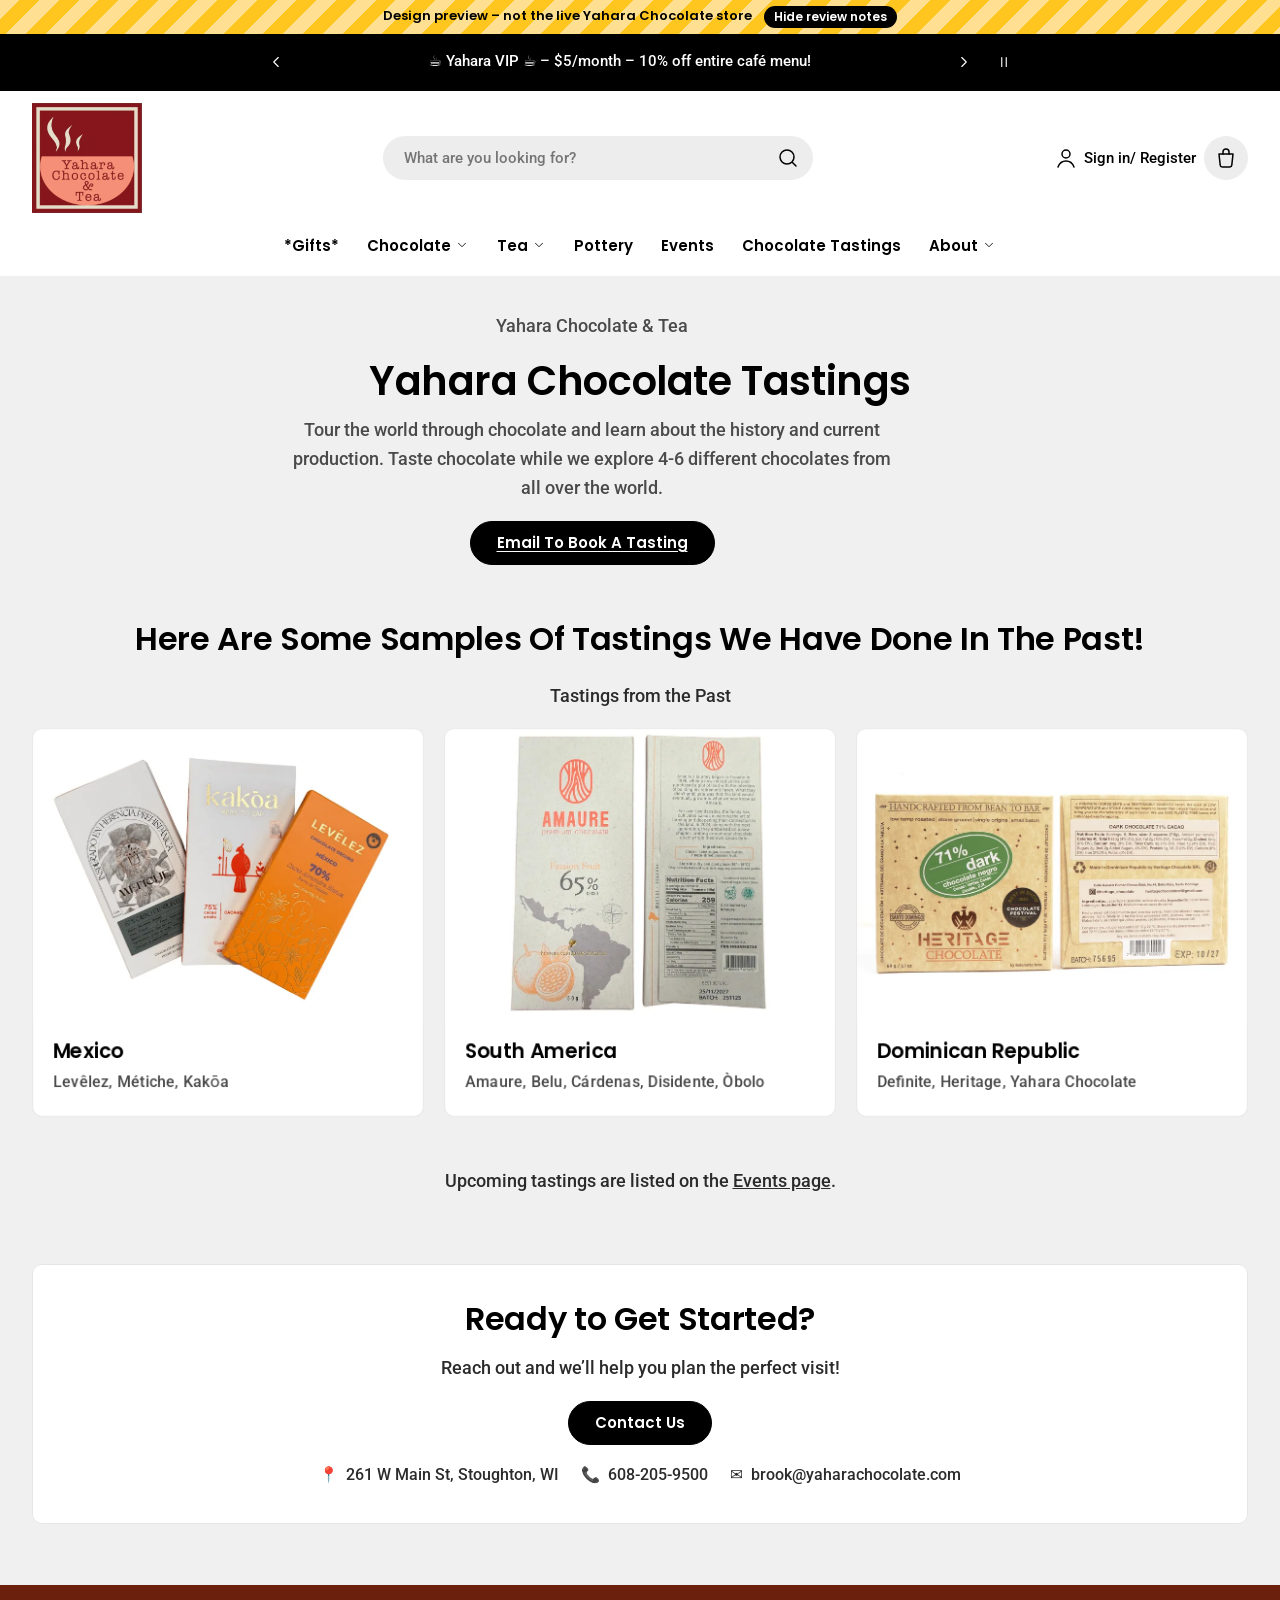
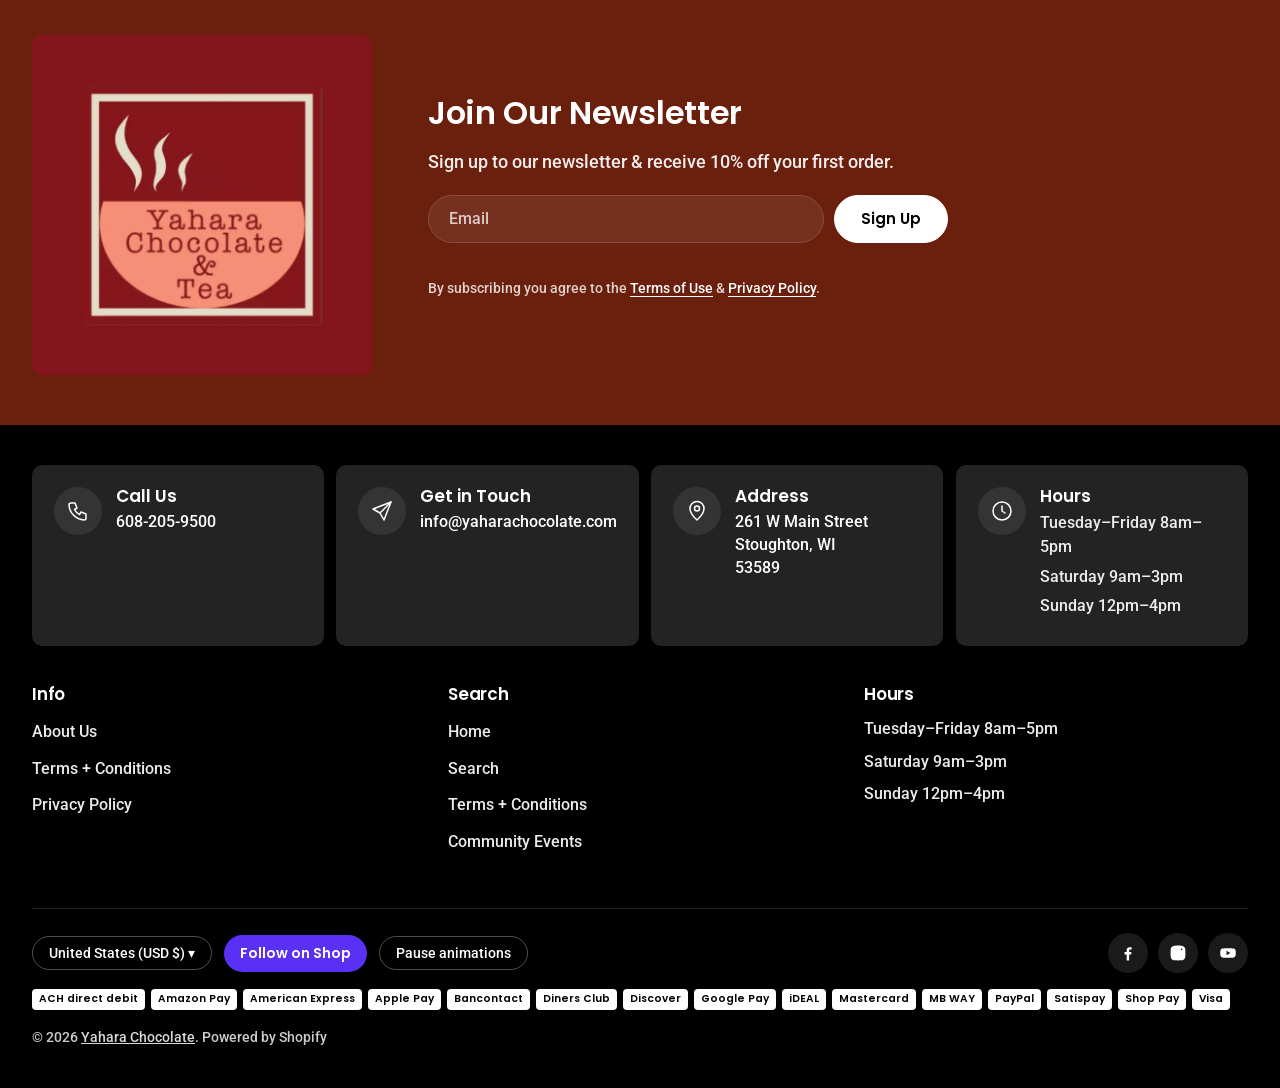
<file: chocolate-tastings.html>
<!doctype html>
<html lang="en">
<head>
<meta charset="utf-8">
<meta name="viewport" content="width=device-width, initial-scale=1">
<meta name="robots" content="noindex, nofollow">
<title>Chocolate Tastings – Yahara Chocolate</title>
<meta name="description" content="Yahara Chocolate &amp; Tea Yahara Chocolate Tastings Tour the world through chocolate and learn about the history and current production. Taste chocolate while we explore 4-6 different chocolates from all over the world.">
<link rel="icon" href="img/favicon-32.png" sizes="32x32"><link rel="apple-touch-icon" href="img/favicon-180.png">
<link rel="preload" href="fonts/poppins-latin-600-normal.woff2" as="font" type="font/woff2" crossorigin>
<link rel="preload" href="fonts/roboto-latin-500-normal.woff2" as="font" type="font/woff2" crossorigin>
<link rel="stylesheet" href="css/tokens.css"><link rel="stylesheet" href="css/base.css"><link rel="stylesheet" href="css/sections.css">
<script>document.documentElement.classList.add('js')</script>
<!-- LocalBusiness JSON-LD (§11). openingHoursSpecification and geo are left out until hours and lat/lng are confirmed. -->
<script type="application/ld+json">{"@context": "https://schema.org", "@type": ["Store", "CafeOrCoffeeShop"], "name": "Yahara Chocolate & Tea", "alternateName": "Yahara Chocolate", "url": "https://yaharachocolate.com/", "telephone": "+1-608-205-9500", "email": "info@yaharachocolate.com", "address": {"@type": "PostalAddress", "streetAddress": "261 W Main Street", "addressLocality": "Stoughton", "addressRegion": "WI", "postalCode": "53589", "addressCountry": "US"}, "sameAs": ["https://www.facebook.com/yaharachocolate", "https://www.instagram.com/yaharachocolate/", "https://www.youtube.com/@yaharachocolate3227"]}</script>
</head>
<body>
<a class="skip-link" href="#MainContent">Skip To Content</a>
<div class="preview-ribbon" role="note">Design preview – not the live Yahara Chocolate store <button type="button" data-notes-toggle aria-pressed="false">Hide review notes</button></div>
<div class="announcement scheme-inverse" role="region" aria-label="Announcements">
  <div class="container">
    <button type="button" data-ann-prev aria-label="Previous announcement"><svg class="icon" viewBox="0 0 24 24" aria-hidden="true" focusable="false"><path d="M15 6l-6 6 6 6"/></svg></button>
    <div class="announcement__track" aria-live="polite"><div class="announcement__slide is-active"><a href="https://yaharachocolate.com/products/yahara-vip-1" target="_blank" rel="noopener">☕️ Yahara VIP ☕️ – $5/month – 10% off entire café menu!</a></div><div class="announcement__slide" aria-hidden="true"><a href="https://yaharachocolate.com/products/chocolate-of-the-month-club" target="_blank" rel="noopener">🍫 Chocolate of the Month Club 🍫 – The Perfect Gift!</a></div></div>
    <button type="button" data-ann-next aria-label="Next announcement"><svg class="icon" viewBox="0 0 24 24" aria-hidden="true" focusable="false"><path d="M9 6l6 6-6 6"/></svg></button>
    <button type="button" data-ann-pause aria-pressed="false" aria-label="Pause announcements"><svg class="icon" viewBox="0 0 24 24" aria-hidden="true" focusable="false"><path d="M9 6v12M15 6v12"/></svg></button>
  </div>
</div>

<header class="site-header" id="site-header">
  <div class="container">
    <div class="header__top">
      <button class="hamburger" type="button" data-open="menu-drawer" aria-controls="menu-drawer" aria-label="Open menu"><span aria-hidden="true"><span></span><span></span><span></span></span></button>
      <a class="header__logo" href="index.html" aria-label="Yahara Chocolate &amp; Tea – Home"><img src="img/brand/untitled-design-f2acf8fe-1d14-4453-bab1-a37268a3ed3d-400w.webp" srcset="img/brand/untitled-design-f2acf8fe-1d14-4453-bab1-a37268a3ed3d-400w.webp 400w, img/brand/untitled-design-f2acf8fe-1d14-4453-bab1-a37268a3ed3d-800w.webp 800w, img/brand/untitled-design-f2acf8fe-1d14-4453-bab1-a37268a3ed3d-1080w.webp 1080w" sizes="110px" alt="Yahara Chocolate &amp; Tea" width="1080" height="1080" loading="eager" decoding="async"></a>
      <form class="header__search" role="search" action="https://yaharachocolate.com/search" target="_blank">
        <label class="visually-hidden" for="q">Search</label>
        <input id="q" type="search" name="q" placeholder="What are you looking for?" autocomplete="off">
        <button type="submit" aria-label="Search"><svg class="icon" viewBox="0 0 24 24" aria-hidden="true" focusable="false"><circle cx="11" cy="11" r="7"/><path d="M20 20l-3.5-3.5"/></svg></button>
      </form>
      <div class="header__actions">
        <a href="https://yaharachocolate.com/account/login" target="_blank" rel="noopener"><svg class="icon" viewBox="0 0 24 24" aria-hidden="true" focusable="false"><circle cx="12" cy="8" r="4"/><path d="M4 21c1.5-4 4.5-6 8-6s6.5 2 8 6"/></svg><span class="account-label">Sign in/ Register</span><span class="visually-hidden"> (opens live store)</span></a>
        <button class="cart-btn" type="button" data-open="cart-drawer" aria-controls="cart-drawer"><svg class="icon" viewBox="0 0 24 24" aria-hidden="true" focusable="false"><path d="M5 8h14l-1.2 11.2a2 2 0 0 1-2 1.8H8.2a2 2 0 0 1-2-1.8L5 8z"/><path d="M9 8V6a3 3 0 0 1 6 0v2"/></svg><span class="visually-hidden">Cart</span><span class="cart-count" hidden>0</span></button>
      </div>
    </div>
    <nav class="nav" aria-label="Main"><ul class="nav__list"><li><a href="https://yaharachocolate.com/collections/gift-collections" class="nav__link reversed-link" target="_blank" rel="noopener">*Gifts*</a></li><li class="nav__item" data-dropdown><button class="nav__link" type="button" aria-expanded="false" aria-haspopup="true">Chocolate <svg class="icon" viewBox="0 0 24 24" aria-hidden="true" focusable="false"><path d="M6 9l6 6 6-6"/></svg></button><ul class="dropdown dropdown--mega"><li><a href="https://yaharachocolate.com/pages/yahara-custom-chocolate" target="_blank" rel="noopener"><span>Yahara Custom Chocolate</span></a></li><li><a href="collection.html"><span>All Chocolate</span></a></li><li><a href="https://yaharachocolate.com/collections/yahara-made" target="_blank" rel="noopener"><span>Yahara Made</span></a></li><li><a href="https://yaharachocolate.com/collections/dark-chocolate" target="_blank" rel="noopener"><span>Dark Chocolate</span></a></li><li><a href="https://yaharachocolate.com/collections/milk-chocolate" target="_blank" rel="noopener"><span>Milk Chocolate</span></a></li><li><a href="https://yaharachocolate.com/collections/white-chocolate" target="_blank" rel="noopener"><span>White Chocolate</span></a></li><li><a href="https://yaharachocolate.com/collections/yahara-made" target="_blank" rel="noopener"><span>Yahara</span></a></li><li><a href="https://yaharachocolate.com/collections/mayana" target="_blank" rel="noopener"><span>Mayana</span></a></li><li><a href="https://yaharachocolate.com/collections/alternative-sugar" target="_blank" rel="noopener"><span>Alternative Sugar</span></a></li><li><a href="https://yaharachocolate.com/collections/dairy-free" target="_blank" rel="noopener"><span>Dairy-Free</span></a></li><li><a href="https://yaharachocolate.com/collections/confections" target="_blank" rel="noopener"><span>Confections</span></a></li><li><a href="https://yaharachocolate.com/collections/bird-friendly-chocolate" target="_blank" rel="noopener"><span>Bird Friendly Chocolate</span></a></li></ul></li><li class="nav__item" data-dropdown><button class="nav__link" type="button" aria-expanded="false" aria-haspopup="true">Tea <svg class="icon" viewBox="0 0 24 24" aria-hidden="true" focusable="false"><path d="M6 9l6 6 6-6"/></svg></button><ul class="dropdown"><li><a href="https://yaharachocolate.com/collections/tea" target="_blank" rel="noopener"><span>Loose Leaf Tea</span></a></li><li><a href="https://yaharachocolate.com/blogs/gong-fu-tea" target="_blank" rel="noopener"><span>Gong Fu Tea</span></a></li></ul></li><li><a href="pottery.html" class="nav__link reversed-link">Pottery</a></li><li><a href="events.html" class="nav__link reversed-link">Events</a></li><li><a href="chocolate-tastings.html" class="nav__link reversed-link" aria-current="page">Chocolate Tastings</a></li><li class="nav__item" data-dropdown><button class="nav__link" type="button" aria-expanded="false" aria-haspopup="true">About <svg class="icon" viewBox="0 0 24 24" aria-hidden="true" focusable="false"><path d="M6 9l6 6 6-6"/></svg></button><ul class="dropdown"><li><a href="cafe.html"><span>Cafe</span></a></li><li><a href="https://yaharachocolate.com/blogs/recipes" target="_blank" rel="noopener"><span>Recipes</span></a></li></ul></li></ul></nav>
  </div>
</header>
<div class="drawer drawer--left" id="menu-drawer" role="dialog" aria-modal="true" aria-label="Menu" aria-hidden="true" tabindex="-1">
  <div class="drawer__head"><h2>Menu</h2><button class="close-btn" type="button" data-close aria-label="Close menu"><svg class="icon" viewBox="0 0 24 24" aria-hidden="true" focusable="false"><path d="M6 6l12 12M18 6L6 18"/></svg></button></div>
  <div class="drawer__body mobile-nav"><a href="https://yaharachocolate.com/collections/gift-collections" target="_blank" rel="noopener">*Gifts*</a><details><summary>Chocolate <svg class="icon" viewBox="0 0 24 24" aria-hidden="true" focusable="false"><path d="M6 9l6 6 6-6"/></svg></summary><ul><li><a href="https://yaharachocolate.com/pages/yahara-custom-chocolate" target="_blank" rel="noopener">Yahara Custom Chocolate</a></li><li><a href="collection.html">All Chocolate</a></li><li><a href="https://yaharachocolate.com/collections/yahara-made" target="_blank" rel="noopener">Yahara Made</a></li><li><a href="https://yaharachocolate.com/collections/dark-chocolate" target="_blank" rel="noopener">Dark Chocolate</a></li><li><a href="https://yaharachocolate.com/collections/milk-chocolate" target="_blank" rel="noopener">Milk Chocolate</a></li><li><a href="https://yaharachocolate.com/collections/white-chocolate" target="_blank" rel="noopener">White Chocolate</a></li><li><a href="https://yaharachocolate.com/collections/yahara-made" target="_blank" rel="noopener">Yahara</a></li><li><a href="https://yaharachocolate.com/collections/mayana" target="_blank" rel="noopener">Mayana</a></li><li><a href="https://yaharachocolate.com/collections/alternative-sugar" target="_blank" rel="noopener">Alternative Sugar</a></li><li><a href="https://yaharachocolate.com/collections/dairy-free" target="_blank" rel="noopener">Dairy-Free</a></li><li><a href="https://yaharachocolate.com/collections/confections" target="_blank" rel="noopener">Confections</a></li><li><a href="https://yaharachocolate.com/collections/bird-friendly-chocolate" target="_blank" rel="noopener">Bird Friendly Chocolate</a></li></ul></details><details><summary>Tea <svg class="icon" viewBox="0 0 24 24" aria-hidden="true" focusable="false"><path d="M6 9l6 6 6-6"/></svg></summary><ul><li><a href="https://yaharachocolate.com/collections/tea" target="_blank" rel="noopener">Loose Leaf Tea</a></li><li><a href="https://yaharachocolate.com/blogs/gong-fu-tea" target="_blank" rel="noopener">Gong Fu Tea</a></li></ul></details><a href="pottery.html">Pottery</a><a href="events.html">Events</a><a href="chocolate-tastings.html">Chocolate Tastings</a><details><summary>About <svg class="icon" viewBox="0 0 24 24" aria-hidden="true" focusable="false"><path d="M6 9l6 6 6-6"/></svg></summary><ul><li><a href="cafe.html">Cafe</a></li><li><a href="https://yaharachocolate.com/blogs/recipes" target="_blank" rel="noopener">Recipes</a></li></ul></details>
    <a href="about.html">About Us</a>
    <div class="mobile-nav__extra"><ul class="socials"><li><a href="https://www.facebook.com/yaharachocolate" target="_blank" rel="noopener"><svg viewBox="0 0 24 24" aria-hidden="true"><path d="M13.5 22v-8h2.7l.4-3.2h-3.1v-2c0-.9.3-1.6 1.6-1.6h1.7V4.3c-.3 0-1.3-.1-2.5-.1-2.5 0-4.1 1.5-4.1 4.2v2.4H7.4V14h2.8v8h3.3z"/></svg><span class="visually-hidden">Facebook</span></a></li><li><a href="https://www.instagram.com/yaharachocolate/" target="_blank" rel="noopener"><svg viewBox="0 0 24 24" aria-hidden="true"><path d="M12 7.3A4.7 4.7 0 1 0 12 16.7 4.7 4.7 0 0 0 12 7.3zm0 7.7a3 3 0 1 1 0-6 3 3 0 0 1 0 6zm6-7.9a1.1 1.1 0 1 1-2.2 0 1.1 1.1 0 0 1 2.2 0zM21.9 8.1c-.1-1.6-.4-3-1.6-4.2S17.6 2.3 16 2.2C14.3 2.1 9.7 2.1 8 2.2c-1.6.1-3 .4-4.2 1.6S2.3 6.4 2.2 8c-.1 1.7-.1 6.3 0 8 .1 1.6.4 3 1.6 4.2s2.6 1.5 4.2 1.6c1.7.1 6.3.1 8 0 1.6-.1 3-.4 4.2-1.6s1.5-2.6 1.6-4.2c.1-1.7.1-6.3 0-8z"/></svg><span class="visually-hidden">Instagram</span></a></li><li><a href="https://www.youtube.com/@yaharachocolate3227" target="_blank" rel="noopener"><svg viewBox="0 0 24 24" aria-hidden="true"><path d="M22 8.2a3 3 0 0 0-2.1-2.1C18 5.6 12 5.6 12 5.6s-6 0-7.9.5A3 3 0 0 0 2 8.2 31 31 0 0 0 1.6 12 31 31 0 0 0 2 15.8a3 3 0 0 0 2.1 2.1c1.9.5 7.9.5 7.9.5s6 0 7.9-.5a3 3 0 0 0 2.1-2.1c.4-1.2.4-3.8.4-3.8s0-2.6-.4-3.8zM10 15V9l5.2 3L10 15z"/></svg><span class="visually-hidden">YouTube</span></a></li></ul></div>
    <p style="margin-top:16px;font-size:1.4rem;color:var(--subtext)">Country/region: <b>United States (USD $)</b></p>
  </div>
</div>
<main id="MainContent" tabindex="-1">

<section class="scheme-1 page-hero"><div class="container rte" style="max-width:780px;text-align:center">
  <p class="eyebrow-text">Yahara Chocolate &amp; Tea</p>
  <h1 data-motion="fade-up">Yahara Chocolate Tastings</h1>
  <p data-motion="fade-up">Tour the world through chocolate and learn about the history and current production. Taste chocolate while we explore 4-6 different chocolates from all over the world.</p>
  <p><a class="btn btn--black" href="mailto:brook@yaharachocolate.com">Email to book a tasting</a></p>

</div></section>
<section class="scheme-1 section" style="--pt:30px;--pb:40px"><div class="container">
  <div class="section-head section-head--center"><h2 data-motion="fade-up">Here Are Some Samples Of Tastings We Have Done In The Past!</h2></div>
  <p class="center eyebrow-text">Tastings from the Past</p>
  <ul class="multi-grid" data-stagger><li data-motion="zoom-out-sm"><article class="multi-card"><div class="multi-card__img"><img src="img/chocolate-tastings/mexico-tasting-800w.webp" srcset="img/chocolate-tastings/mexico-tasting-400w.webp 400w, img/chocolate-tastings/mexico-tasting-800w.webp 800w, img/chocolate-tastings/mexico-tasting-1200w.webp 1200w" sizes="(min-width:990px) 33vw, 100vw" alt="Mexico" width="1200" height="900" loading="lazy" decoding="async"></div><div class="multi-card__body"><h3>Mexico</h3><p>Levêlez, Métiche, Kakōa</p></div></article></li><li data-motion="zoom-out-sm"><article class="multi-card"><div class="multi-card__img"><img src="img/chocolate-tastings/amaure-65-passion-fruit-800w.webp" srcset="img/chocolate-tastings/amaure-65-passion-fruit-400w.webp 400w, img/chocolate-tastings/amaure-65-passion-fruit-800w.webp 800w, img/chocolate-tastings/amaure-65-passion-fruit-1200w.webp 1200w" sizes="(min-width:990px) 33vw, 100vw" alt="South America" width="1200" height="900" loading="lazy" decoding="async"></div><div class="multi-card__body"><h3>South America</h3><p>Amaure, Belu, Cárdenas, Disidente, Òbolo</p></div></article></li><li data-motion="zoom-out-sm"><article class="multi-card"><div class="multi-card__img"><img src="img/chocolate-tastings/heritage-71-800w.webp" srcset="img/chocolate-tastings/heritage-71-400w.webp 400w, img/chocolate-tastings/heritage-71-800w.webp 800w, img/chocolate-tastings/heritage-71-1200w.webp 1200w, img/chocolate-tastings/heritage-71-1600w.webp 1600w" sizes="(min-width:990px) 33vw, 100vw" alt="Dominican Republic" width="2867" height="2151" loading="lazy" decoding="async"></div><div class="multi-card__body"><h3>Dominican Republic</h3><p>Definite, Heritage, Yahara Chocolate</p></div></article></li></ul>
</div></section>
<section class="scheme-1 section center" style="--pt:10px;--pb:30px"><div class="container"><p>Upcoming tastings are listed on the <a href="events.html">Events page</a>.</p></div></section>
<section class="scheme-1 section center" style="--pt:20px;--pb:60px"><div class="container"><div class="card-panel" data-motion="fade-up">
  <h2>Ready to Get Started?</h2><p>Reach out and we’ll help you plan the perfect visit!</p>
  <a class="btn btn--black" href="contact.html">Contact Us</a>
  <ul class="icon-list"><li><span aria-hidden="true">📍</span><a href="https://www.google.com/maps/search/?api=1&amp;query=261+W+Main+St%2C+Stoughton%2C+WI" target="_blank" rel="noopener">261 W Main St, Stoughton, WI</a></li><li><span aria-hidden="true">📞</span><a class="tabular" href="tel:+16082059500">608-205-9500</a></li><li><span aria-hidden="true">✉️</span><a href="mailto:brook@yaharachocolate.com">brook@yaharachocolate.com</a></li></ul>
</div></div></section>
</main>
<section class="newsletter scheme-3 section" style="--pt:50px;--pb:50px" aria-labelledby="nl-h">
  <div class="container newsletter__grid">
    <div class="newsletter__art" data-motion="zoom-out-sm"><img src="img/brand/untitled-design-f2acf8fe-1d14-4453-bab1-a37268a3ed3d-400w.webp" srcset="img/brand/untitled-design-f2acf8fe-1d14-4453-bab1-a37268a3ed3d-400w.webp 400w, img/brand/untitled-design-f2acf8fe-1d14-4453-bab1-a37268a3ed3d-800w.webp 800w, img/brand/untitled-design-f2acf8fe-1d14-4453-bab1-a37268a3ed3d-1080w.webp 1080w" sizes="240px" alt="" width="1080" height="1080" loading="lazy" decoding="async"></div>
    <div data-motion="fade-up">
      <h2 id="nl-h">Join Our Newsletter</h2>
      <p>Sign up to our newsletter &amp; receive 10% off your first order.</p>
      <form class="nl-form" data-demo-form="Thanks for subscribing! (Demo only – nothing was sent.)" novalidate>
        <label><span class="visually-hidden">Email</span><input type="email" name="contact[email]" placeholder="Email" autocomplete="email" required></label>
        <input type="hidden" name="contact[tags]" value="newsletter">
        <button class="btn btn--white" type="submit">Sign Up</button>
      </form>
      <p class="nl-status" role="status"></p>
      <p class="fine">By subscribing you agree to the <a class="link" href="https://yaharachocolate.com/policies/terms-of-service" target="_blank" rel="noopener">Terms of Use</a> &amp; <a class="link" href="https://yaharachocolate.com/policies/privacy-policy" target="_blank" rel="noopener">Privacy Policy</a>.</p>
    </div>
  </div>
</section>
<section class="scheme-inverse section" style="--pt:40px;--pb:0px" aria-label="Contact information">
  <div class="container"><div class="contact-cards" data-stagger>
    <div class="contact-card" data-motion="fade-up"><span class="icon-wrap"><svg class="icon" viewBox="0 0 24 24" aria-hidden="true" focusable="false"><path d="M5 4h4l2 5-2.5 1.5a11 11 0 0 0 5 5L15 13l5 2v4a2 2 0 0 1-2 2A16 16 0 0 1 3 6a2 2 0 0 1 2-2z"/></svg></span><div><h3>Call Us</h3><p class="tabular"><a href="tel:+16082059500">608-205-9500</a></p></div></div>
    <div class="contact-card" data-motion="fade-up"><span class="icon-wrap"><svg class="icon" viewBox="0 0 24 24" aria-hidden="true" focusable="false"><path d="M21 3L10 14"/><path d="M21 3l-7 18-4-7-7-4 18-7z"/></svg></span><div><h3>Get in Touch</h3><p><a href="mailto:info@yaharachocolate.com">info@yaharachocolate.com</a></p></div></div>
    <div class="contact-card" data-motion="fade-up"><span class="icon-wrap"><svg class="icon" viewBox="0 0 24 24" aria-hidden="true" focusable="false"><path d="M12 21s-7-6.2-7-11.5a7 7 0 0 1 14 0C19 14.8 12 21 12 21z"/><circle cx="12" cy="9.5" r="2.5"/></svg></span><div><h3>Address</h3><p><a href="https://www.google.com/maps/dir/?api=1&amp;destination=261+W+Main+Street%2C+Stoughton%2C+WI+53589" target="_blank" rel="noopener">261 W Main Street<br>Stoughton, WI<br>53589</a></p></div></div>
    <div class="contact-card" data-motion="fade-up"><span class="icon-wrap"><svg class="icon" viewBox="0 0 24 24" aria-hidden="true" focusable="false"><circle cx="12" cy="12" r="9"/><path d="M12 7v5l3 2"/></svg></span><div><h3>Hours</h3><ul class="hours" style="font-size:1.55rem;color:rgba(255,255,255,.92)"><li>Tuesday–Friday 8am–5pm</li><li>Saturday 9am–3pm</li><li>Sunday 12pm–4pm</li></ul></div></div>
  </div></div>
</section>
<footer class="site-footer scheme-inverse">
  <div class="container">
    <div class="footer__grid"><div class="footer__col"><details open><summary><h2>Info</h2><svg class="icon" viewBox="0 0 24 24" aria-hidden="true" focusable="false"><path d="M6 9l6 6 6-6"/></svg></summary><div class="acc-body"><ul><li><a href="about.html" class="reversed-link">About Us</a></li><li><a href="https://yaharachocolate.com/pages/terms-conditions" class="reversed-link" target="_blank" rel="noopener">Terms + Conditions</a></li><li><a href="https://yaharachocolate.com/pages/privacy-policy" class="reversed-link" target="_blank" rel="noopener">Privacy Policy</a></li></ul></div></details></div><div class="footer__col"><details open><summary><h2>Search</h2><svg class="icon" viewBox="0 0 24 24" aria-hidden="true" focusable="false"><path d="M6 9l6 6 6-6"/></svg></summary><div class="acc-body"><ul><li><a href="index.html" class="reversed-link">Home</a></li><li><a href="https://yaharachocolate.com/search" class="reversed-link" target="_blank" rel="noopener">Search</a></li><li><a href="https://yaharachocolate.com/pages/terms-conditions" class="reversed-link" target="_blank" rel="noopener">Terms + Conditions</a></li><li><a class="reversed-link" href="https://www.downtownstoughton.com/calendar/" target="_blank" rel="noopener">Community Events</a></li></ul></div></details></div><div class="footer__col"><details open><summary><h2>Hours</h2><svg class="icon" viewBox="0 0 24 24" aria-hidden="true" focusable="false"><path d="M6 9l6 6 6-6"/></svg></summary><div class="acc-body"><ul class="hours" style="color:rgba(255,255,255,.92);font-size:1.55rem"><li>Tuesday–Friday 8am–5pm</li><li>Saturday 9am–3pm</li><li>Sunday 12pm–4pm</li></ul></div></details></div></div>
    <div class="footer__bottom">
      <div style="display:flex;gap:12px;flex-wrap:wrap;align-items:center"><button class="region-btn" type="button" aria-label="Country/region: United States (USD $)">United States (USD $) ▾</button><button class="shop-follow" type="button" title="Shop app follow button (rendered by Shopify on the live theme)">Follow on Shop</button><button class="pill-btn" type="button" data-motion-toggle aria-pressed="false">Pause animations</button></div>
      <ul class="socials"><li><a href="https://www.facebook.com/yaharachocolate" target="_blank" rel="noopener"><svg viewBox="0 0 24 24" aria-hidden="true"><path d="M13.5 22v-8h2.7l.4-3.2h-3.1v-2c0-.9.3-1.6 1.6-1.6h1.7V4.3c-.3 0-1.3-.1-2.5-.1-2.5 0-4.1 1.5-4.1 4.2v2.4H7.4V14h2.8v8h3.3z"/></svg><span class="visually-hidden">Facebook</span></a></li><li><a href="https://www.instagram.com/yaharachocolate/" target="_blank" rel="noopener"><svg viewBox="0 0 24 24" aria-hidden="true"><path d="M12 7.3A4.7 4.7 0 1 0 12 16.7 4.7 4.7 0 0 0 12 7.3zm0 7.7a3 3 0 1 1 0-6 3 3 0 0 1 0 6zm6-7.9a1.1 1.1 0 1 1-2.2 0 1.1 1.1 0 0 1 2.2 0zM21.9 8.1c-.1-1.6-.4-3-1.6-4.2S17.6 2.3 16 2.2C14.3 2.1 9.7 2.1 8 2.2c-1.6.1-3 .4-4.2 1.6S2.3 6.4 2.2 8c-.1 1.7-.1 6.3 0 8 .1 1.6.4 3 1.6 4.2s2.6 1.5 4.2 1.6c1.7.1 6.3.1 8 0 1.6-.1 3-.4 4.2-1.6s1.5-2.6 1.6-4.2c.1-1.7.1-6.3 0-8z"/></svg><span class="visually-hidden">Instagram</span></a></li><li><a href="https://www.youtube.com/@yaharachocolate3227" target="_blank" rel="noopener"><svg viewBox="0 0 24 24" aria-hidden="true"><path d="M22 8.2a3 3 0 0 0-2.1-2.1C18 5.6 12 5.6 12 5.6s-6 0-7.9.5A3 3 0 0 0 2 8.2 31 31 0 0 0 1.6 12 31 31 0 0 0 2 15.8a3 3 0 0 0 2.1 2.1c1.9.5 7.9.5 7.9.5s6 0 7.9-.5a3 3 0 0 0 2.1-2.1c.4-1.2.4-3.8.4-3.8s0-2.6-.4-3.8zM10 15V9l5.2 3L10 15z"/></svg><span class="visually-hidden">YouTube</span></a></li></ul>
    </div>
    <div class="footer__bottom" style="border-top:0;margin-top:16px;padding-top:0">
      <ul class="pay-icons" aria-label="Payment methods"><li>ACH direct debit</li><li>Amazon Pay</li><li>American Express</li><li>Apple Pay</li><li>Bancontact</li><li>Diners Club</li><li>Discover</li><li>Google Pay</li><li>iDEAL</li><li>Mastercard</li><li>MB WAY</li><li>PayPal</li><li>Satispay</li><li>Shop Pay</li><li>Visa</li></ul>
      <p style="margin:0">© 2026 <a href="index.html">Yahara Chocolate</a>. Powered by Shopify</p>
    </div>
  </div>
</footer>
<div class="overlay" aria-hidden="true"></div>
<div class="drawer drawer--right" id="cart-drawer" role="dialog" aria-modal="true" aria-label="Cart" aria-hidden="true" tabindex="-1">
  <div class="drawer__head"><h2>Cart</h2><button class="close-btn" type="button" data-close aria-label="Close cart"><svg class="icon" viewBox="0 0 24 24" aria-hidden="true" focusable="false"><path d="M6 6l12 12M18 6L6 18"/></svg></button></div>
  <div class="drawer__body">
    <p class="demo-note">Demo only – checkout disabled. This is a design preview, not the live store.</p>
    <div class="ship-bar"><span id="ship-msg">All orders over $85 are delivered to your doorstep at no extra charge.</span><div class="ship-bar__track"><div class="ship-bar__fill"></div></div></div>
    <div id="cart-lines" aria-live="polite"></div>
    <details style="margin-top:14px"><summary style="cursor:pointer;font:600 1.5rem var(--font-heading)">Order note</summary><textarea aria-label="Order note" style="width:100%;margin-top:8px;border:1px solid var(--border);border-radius:1rem;padding:10px;font:inherit;font-size:1.5rem"></textarea></details>
  </div>
  <div class="drawer__foot">
    <div class="subtotal"><span>Subtotal</span><span id="cart-subtotal" class="tabular">$0.00</span></div>
    <button class="btn btn--black btn--full" type="button" data-checkout>Check out</button>
    <p id="checkout-note" role="status" style="font-size:1.4rem;color:var(--red);margin:8px 0 0;min-height:1.3em"></p>
  </div>
</div>

<script src="js/preview.js" defer></script>
</body>
</html>
</file>
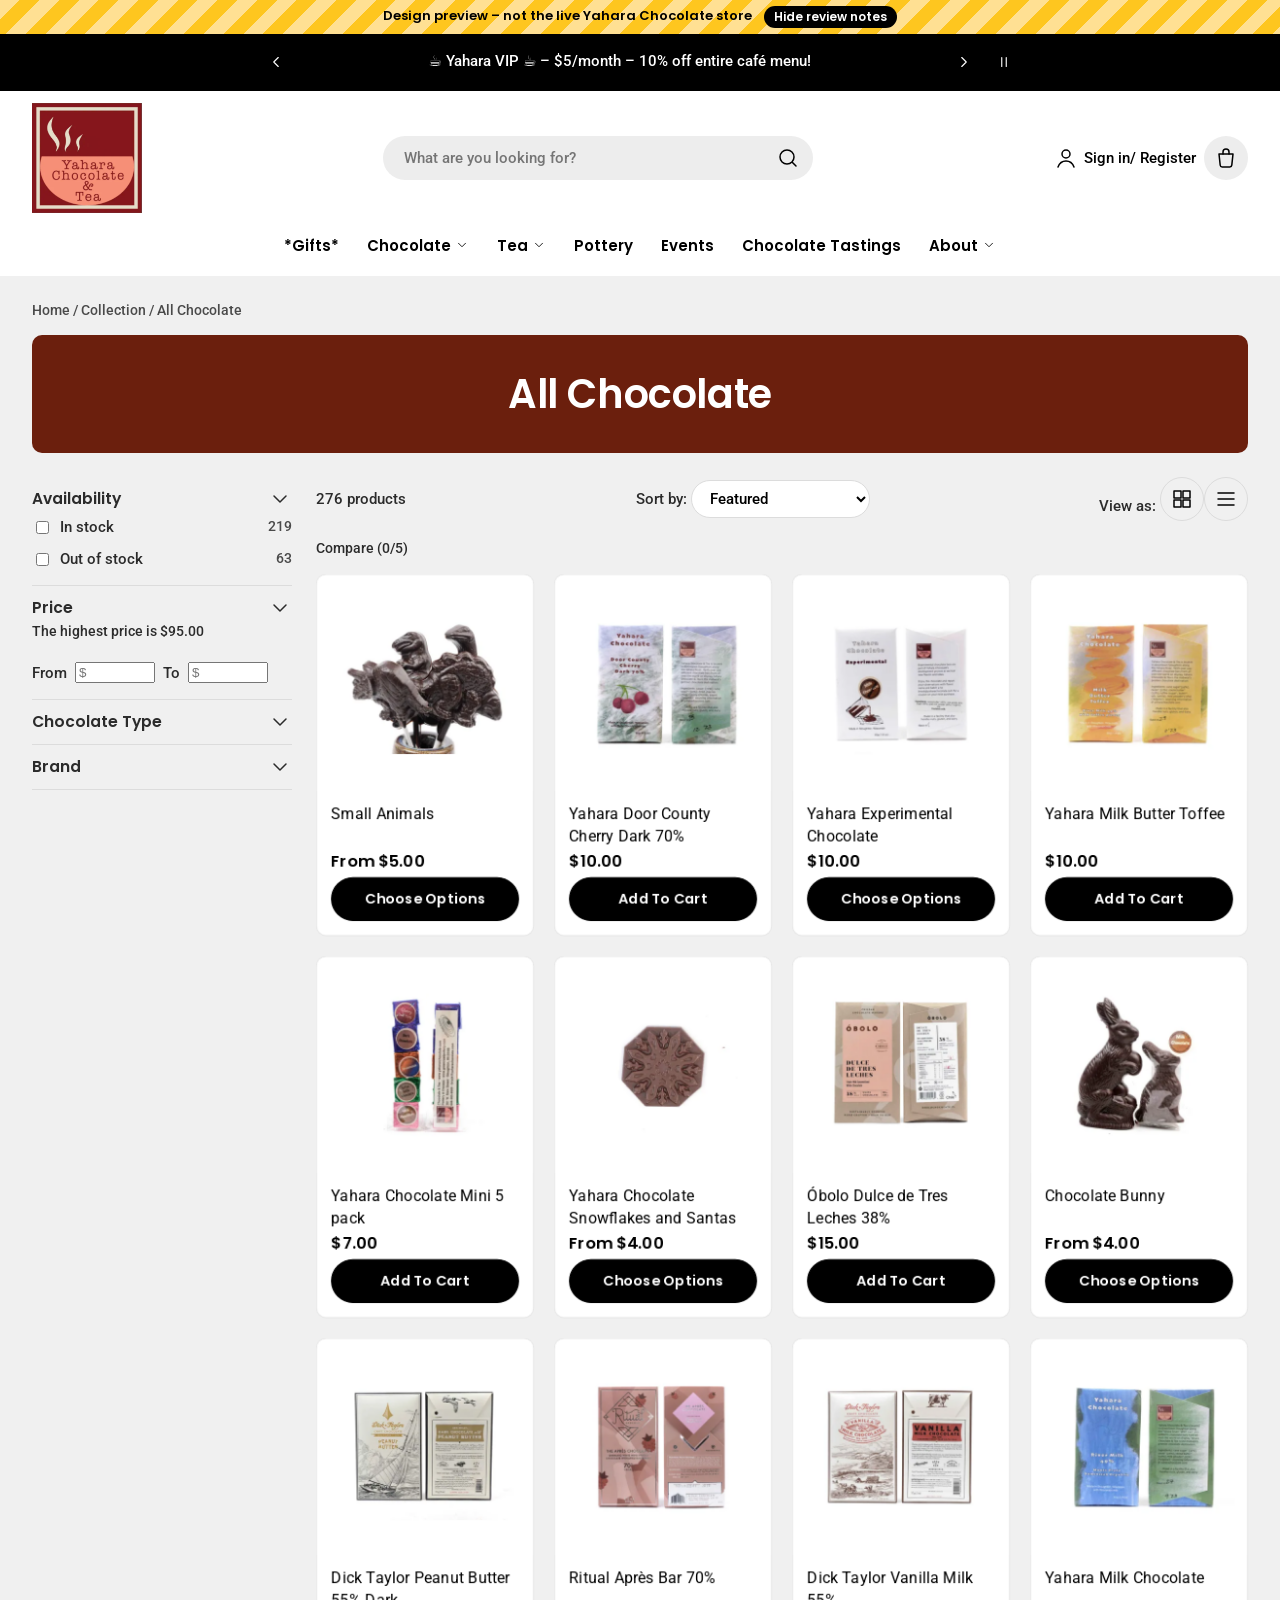
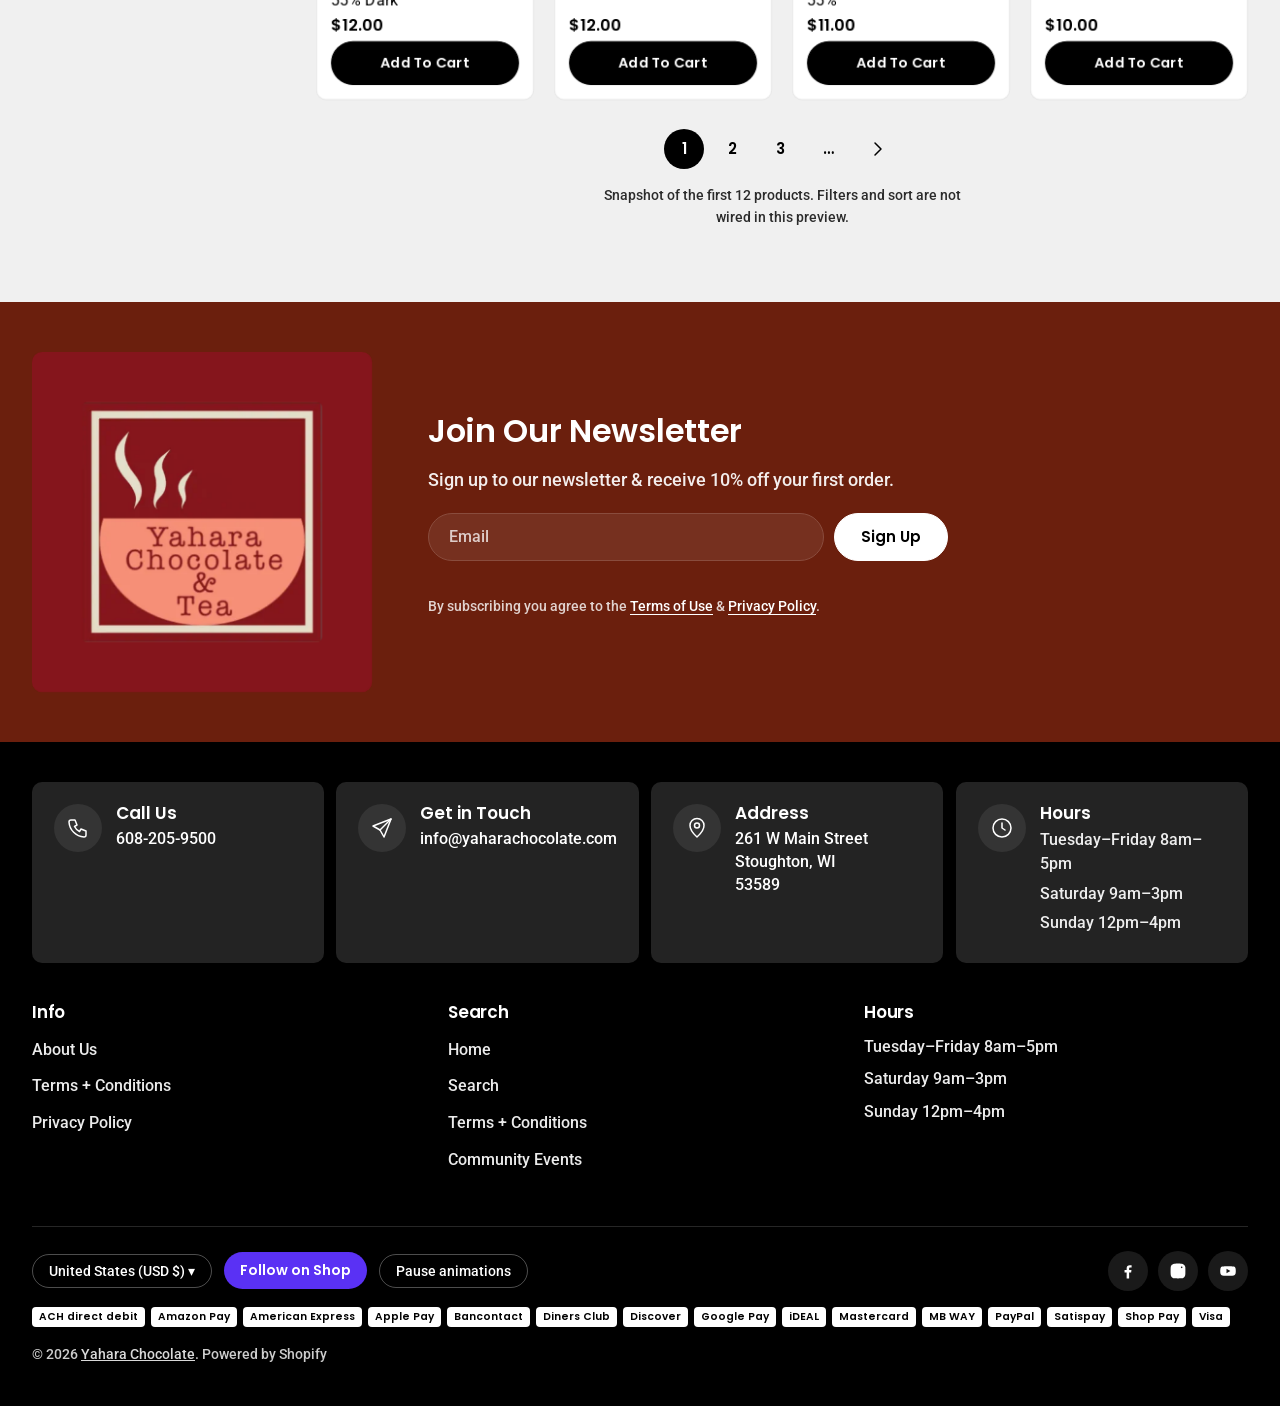
<file: collection.html>
<!doctype html>
<html lang="en">
<head>
<meta charset="utf-8">
<meta name="viewport" content="width=device-width, initial-scale=1">
<meta name="robots" content="noindex, nofollow">
<title>All Chocolate – Yahara Chocolate</title>
<meta name="description" content="All Chocolate – Yahara Chocolate">
<link rel="icon" href="img/favicon-32.png" sizes="32x32"><link rel="apple-touch-icon" href="img/favicon-180.png">
<link rel="preload" href="fonts/poppins-latin-600-normal.woff2" as="font" type="font/woff2" crossorigin>
<link rel="preload" href="fonts/roboto-latin-500-normal.woff2" as="font" type="font/woff2" crossorigin>
<link rel="stylesheet" href="css/tokens.css"><link rel="stylesheet" href="css/base.css"><link rel="stylesheet" href="css/sections.css">
<script>document.documentElement.classList.add('js')</script>
<!-- LocalBusiness JSON-LD (§11). openingHoursSpecification and geo are left out until hours and lat/lng are confirmed. -->
<script type="application/ld+json">{"@context": "https://schema.org", "@type": ["Store", "CafeOrCoffeeShop"], "name": "Yahara Chocolate & Tea", "alternateName": "Yahara Chocolate", "url": "https://yaharachocolate.com/", "telephone": "+1-608-205-9500", "email": "info@yaharachocolate.com", "address": {"@type": "PostalAddress", "streetAddress": "261 W Main Street", "addressLocality": "Stoughton", "addressRegion": "WI", "postalCode": "53589", "addressCountry": "US"}, "sameAs": ["https://www.facebook.com/yaharachocolate", "https://www.instagram.com/yaharachocolate/", "https://www.youtube.com/@yaharachocolate3227"]}</script>
</head>
<body>
<a class="skip-link" href="#MainContent">Skip To Content</a>
<div class="preview-ribbon" role="note">Design preview – not the live Yahara Chocolate store <button type="button" data-notes-toggle aria-pressed="false">Hide review notes</button></div>
<div class="announcement scheme-inverse" role="region" aria-label="Announcements">
  <div class="container">
    <button type="button" data-ann-prev aria-label="Previous announcement"><svg class="icon" viewBox="0 0 24 24" aria-hidden="true" focusable="false"><path d="M15 6l-6 6 6 6"/></svg></button>
    <div class="announcement__track" aria-live="polite"><div class="announcement__slide is-active"><a href="https://yaharachocolate.com/products/yahara-vip-1" target="_blank" rel="noopener">☕️ Yahara VIP ☕️ – $5/month – 10% off entire café menu!</a></div><div class="announcement__slide" aria-hidden="true"><a href="https://yaharachocolate.com/products/chocolate-of-the-month-club" target="_blank" rel="noopener">🍫 Chocolate of the Month Club 🍫 – The Perfect Gift!</a></div></div>
    <button type="button" data-ann-next aria-label="Next announcement"><svg class="icon" viewBox="0 0 24 24" aria-hidden="true" focusable="false"><path d="M9 6l6 6-6 6"/></svg></button>
    <button type="button" data-ann-pause aria-pressed="false" aria-label="Pause announcements"><svg class="icon" viewBox="0 0 24 24" aria-hidden="true" focusable="false"><path d="M9 6v12M15 6v12"/></svg></button>
  </div>
</div>

<header class="site-header" id="site-header">
  <div class="container">
    <div class="header__top">
      <button class="hamburger" type="button" data-open="menu-drawer" aria-controls="menu-drawer" aria-label="Open menu"><span aria-hidden="true"><span></span><span></span><span></span></span></button>
      <a class="header__logo" href="index.html" aria-label="Yahara Chocolate &amp; Tea – Home"><img src="img/brand/untitled-design-f2acf8fe-1d14-4453-bab1-a37268a3ed3d-400w.webp" srcset="img/brand/untitled-design-f2acf8fe-1d14-4453-bab1-a37268a3ed3d-400w.webp 400w, img/brand/untitled-design-f2acf8fe-1d14-4453-bab1-a37268a3ed3d-800w.webp 800w, img/brand/untitled-design-f2acf8fe-1d14-4453-bab1-a37268a3ed3d-1080w.webp 1080w" sizes="110px" alt="Yahara Chocolate &amp; Tea" width="1080" height="1080" loading="eager" decoding="async"></a>
      <form class="header__search" role="search" action="https://yaharachocolate.com/search" target="_blank">
        <label class="visually-hidden" for="q">Search</label>
        <input id="q" type="search" name="q" placeholder="What are you looking for?" autocomplete="off">
        <button type="submit" aria-label="Search"><svg class="icon" viewBox="0 0 24 24" aria-hidden="true" focusable="false"><circle cx="11" cy="11" r="7"/><path d="M20 20l-3.5-3.5"/></svg></button>
      </form>
      <div class="header__actions">
        <a href="https://yaharachocolate.com/account/login" target="_blank" rel="noopener"><svg class="icon" viewBox="0 0 24 24" aria-hidden="true" focusable="false"><circle cx="12" cy="8" r="4"/><path d="M4 21c1.5-4 4.5-6 8-6s6.5 2 8 6"/></svg><span class="account-label">Sign in/ Register</span><span class="visually-hidden"> (opens live store)</span></a>
        <button class="cart-btn" type="button" data-open="cart-drawer" aria-controls="cart-drawer"><svg class="icon" viewBox="0 0 24 24" aria-hidden="true" focusable="false"><path d="M5 8h14l-1.2 11.2a2 2 0 0 1-2 1.8H8.2a2 2 0 0 1-2-1.8L5 8z"/><path d="M9 8V6a3 3 0 0 1 6 0v2"/></svg><span class="visually-hidden">Cart</span><span class="cart-count" hidden>0</span></button>
      </div>
    </div>
    <nav class="nav" aria-label="Main"><ul class="nav__list"><li><a href="https://yaharachocolate.com/collections/gift-collections" class="nav__link reversed-link" target="_blank" rel="noopener">*Gifts*</a></li><li class="nav__item" data-dropdown><button class="nav__link" type="button" aria-expanded="false" aria-haspopup="true">Chocolate <svg class="icon" viewBox="0 0 24 24" aria-hidden="true" focusable="false"><path d="M6 9l6 6 6-6"/></svg></button><ul class="dropdown dropdown--mega"><li><a href="https://yaharachocolate.com/pages/yahara-custom-chocolate" target="_blank" rel="noopener"><span>Yahara Custom Chocolate</span></a></li><li><a href="collection.html"><span>All Chocolate</span></a></li><li><a href="https://yaharachocolate.com/collections/yahara-made" target="_blank" rel="noopener"><span>Yahara Made</span></a></li><li><a href="https://yaharachocolate.com/collections/dark-chocolate" target="_blank" rel="noopener"><span>Dark Chocolate</span></a></li><li><a href="https://yaharachocolate.com/collections/milk-chocolate" target="_blank" rel="noopener"><span>Milk Chocolate</span></a></li><li><a href="https://yaharachocolate.com/collections/white-chocolate" target="_blank" rel="noopener"><span>White Chocolate</span></a></li><li><a href="https://yaharachocolate.com/collections/yahara-made" target="_blank" rel="noopener"><span>Yahara</span></a></li><li><a href="https://yaharachocolate.com/collections/mayana" target="_blank" rel="noopener"><span>Mayana</span></a></li><li><a href="https://yaharachocolate.com/collections/alternative-sugar" target="_blank" rel="noopener"><span>Alternative Sugar</span></a></li><li><a href="https://yaharachocolate.com/collections/dairy-free" target="_blank" rel="noopener"><span>Dairy-Free</span></a></li><li><a href="https://yaharachocolate.com/collections/confections" target="_blank" rel="noopener"><span>Confections</span></a></li><li><a href="https://yaharachocolate.com/collections/bird-friendly-chocolate" target="_blank" rel="noopener"><span>Bird Friendly Chocolate</span></a></li></ul></li><li class="nav__item" data-dropdown><button class="nav__link" type="button" aria-expanded="false" aria-haspopup="true">Tea <svg class="icon" viewBox="0 0 24 24" aria-hidden="true" focusable="false"><path d="M6 9l6 6 6-6"/></svg></button><ul class="dropdown"><li><a href="https://yaharachocolate.com/collections/tea" target="_blank" rel="noopener"><span>Loose Leaf Tea</span></a></li><li><a href="https://yaharachocolate.com/blogs/gong-fu-tea" target="_blank" rel="noopener"><span>Gong Fu Tea</span></a></li></ul></li><li><a href="pottery.html" class="nav__link reversed-link">Pottery</a></li><li><a href="events.html" class="nav__link reversed-link">Events</a></li><li><a href="chocolate-tastings.html" class="nav__link reversed-link">Chocolate Tastings</a></li><li class="nav__item" data-dropdown><button class="nav__link" type="button" aria-expanded="false" aria-haspopup="true">About <svg class="icon" viewBox="0 0 24 24" aria-hidden="true" focusable="false"><path d="M6 9l6 6 6-6"/></svg></button><ul class="dropdown"><li><a href="cafe.html"><span>Cafe</span></a></li><li><a href="https://yaharachocolate.com/blogs/recipes" target="_blank" rel="noopener"><span>Recipes</span></a></li></ul></li></ul></nav>
  </div>
</header>
<div class="drawer drawer--left" id="menu-drawer" role="dialog" aria-modal="true" aria-label="Menu" aria-hidden="true" tabindex="-1">
  <div class="drawer__head"><h2>Menu</h2><button class="close-btn" type="button" data-close aria-label="Close menu"><svg class="icon" viewBox="0 0 24 24" aria-hidden="true" focusable="false"><path d="M6 6l12 12M18 6L6 18"/></svg></button></div>
  <div class="drawer__body mobile-nav"><a href="https://yaharachocolate.com/collections/gift-collections" target="_blank" rel="noopener">*Gifts*</a><details><summary>Chocolate <svg class="icon" viewBox="0 0 24 24" aria-hidden="true" focusable="false"><path d="M6 9l6 6 6-6"/></svg></summary><ul><li><a href="https://yaharachocolate.com/pages/yahara-custom-chocolate" target="_blank" rel="noopener">Yahara Custom Chocolate</a></li><li><a href="collection.html">All Chocolate</a></li><li><a href="https://yaharachocolate.com/collections/yahara-made" target="_blank" rel="noopener">Yahara Made</a></li><li><a href="https://yaharachocolate.com/collections/dark-chocolate" target="_blank" rel="noopener">Dark Chocolate</a></li><li><a href="https://yaharachocolate.com/collections/milk-chocolate" target="_blank" rel="noopener">Milk Chocolate</a></li><li><a href="https://yaharachocolate.com/collections/white-chocolate" target="_blank" rel="noopener">White Chocolate</a></li><li><a href="https://yaharachocolate.com/collections/yahara-made" target="_blank" rel="noopener">Yahara</a></li><li><a href="https://yaharachocolate.com/collections/mayana" target="_blank" rel="noopener">Mayana</a></li><li><a href="https://yaharachocolate.com/collections/alternative-sugar" target="_blank" rel="noopener">Alternative Sugar</a></li><li><a href="https://yaharachocolate.com/collections/dairy-free" target="_blank" rel="noopener">Dairy-Free</a></li><li><a href="https://yaharachocolate.com/collections/confections" target="_blank" rel="noopener">Confections</a></li><li><a href="https://yaharachocolate.com/collections/bird-friendly-chocolate" target="_blank" rel="noopener">Bird Friendly Chocolate</a></li></ul></details><details><summary>Tea <svg class="icon" viewBox="0 0 24 24" aria-hidden="true" focusable="false"><path d="M6 9l6 6 6-6"/></svg></summary><ul><li><a href="https://yaharachocolate.com/collections/tea" target="_blank" rel="noopener">Loose Leaf Tea</a></li><li><a href="https://yaharachocolate.com/blogs/gong-fu-tea" target="_blank" rel="noopener">Gong Fu Tea</a></li></ul></details><a href="pottery.html">Pottery</a><a href="events.html">Events</a><a href="chocolate-tastings.html">Chocolate Tastings</a><details><summary>About <svg class="icon" viewBox="0 0 24 24" aria-hidden="true" focusable="false"><path d="M6 9l6 6 6-6"/></svg></summary><ul><li><a href="cafe.html">Cafe</a></li><li><a href="https://yaharachocolate.com/blogs/recipes" target="_blank" rel="noopener">Recipes</a></li></ul></details>
    <a href="about.html">About Us</a>
    <div class="mobile-nav__extra"><ul class="socials"><li><a href="https://www.facebook.com/yaharachocolate" target="_blank" rel="noopener"><svg viewBox="0 0 24 24" aria-hidden="true"><path d="M13.5 22v-8h2.7l.4-3.2h-3.1v-2c0-.9.3-1.6 1.6-1.6h1.7V4.3c-.3 0-1.3-.1-2.5-.1-2.5 0-4.1 1.5-4.1 4.2v2.4H7.4V14h2.8v8h3.3z"/></svg><span class="visually-hidden">Facebook</span></a></li><li><a href="https://www.instagram.com/yaharachocolate/" target="_blank" rel="noopener"><svg viewBox="0 0 24 24" aria-hidden="true"><path d="M12 7.3A4.7 4.7 0 1 0 12 16.7 4.7 4.7 0 0 0 12 7.3zm0 7.7a3 3 0 1 1 0-6 3 3 0 0 1 0 6zm6-7.9a1.1 1.1 0 1 1-2.2 0 1.1 1.1 0 0 1 2.2 0zM21.9 8.1c-.1-1.6-.4-3-1.6-4.2S17.6 2.3 16 2.2C14.3 2.1 9.7 2.1 8 2.2c-1.6.1-3 .4-4.2 1.6S2.3 6.4 2.2 8c-.1 1.7-.1 6.3 0 8 .1 1.6.4 3 1.6 4.2s2.6 1.5 4.2 1.6c1.7.1 6.3.1 8 0 1.6-.1 3-.4 4.2-1.6s1.5-2.6 1.6-4.2c.1-1.7.1-6.3 0-8z"/></svg><span class="visually-hidden">Instagram</span></a></li><li><a href="https://www.youtube.com/@yaharachocolate3227" target="_blank" rel="noopener"><svg viewBox="0 0 24 24" aria-hidden="true"><path d="M22 8.2a3 3 0 0 0-2.1-2.1C18 5.6 12 5.6 12 5.6s-6 0-7.9.5A3 3 0 0 0 2 8.2 31 31 0 0 0 1.6 12 31 31 0 0 0 2 15.8a3 3 0 0 0 2.1 2.1c1.9.5 7.9.5 7.9.5s6 0 7.9-.5a3 3 0 0 0 2.1-2.1c.4-1.2.4-3.8.4-3.8s0-2.6-.4-3.8zM10 15V9l5.2 3L10 15z"/></svg><span class="visually-hidden">YouTube</span></a></li></ul></div>
    <p style="margin-top:16px;font-size:1.4rem;color:var(--subtext)">Country/region: <b>United States (USD $)</b></p>
  </div>
</div>
<main id="MainContent" tabindex="-1">

<section class="scheme-1 section" style="--pt:24px;--pb:60px"><div class="container">
  <nav class="breadcrumbs" aria-label="Breadcrumb"><a href="index.html">Home</a> / <span>Collection</span> / <span aria-current="page">All Chocolate</span></nav>
  <div class="coll-banner scheme-3"><h1><span class="visually-hidden">Collection: </span>All Chocolate</h1></div>
  <div class="coll-layout">
    <aside class="filters" aria-label="Filters">
      <details open><summary>Availability <svg class="icon" viewBox="0 0 24 24" aria-hidden="true" focusable="false"><path d="M6 9l6 6 6-6"/></svg></summary><label><input type="checkbox"> In stock <span class="count">219</span></label><label><input type="checkbox"> Out of stock <span class="count">63</span></label></details>
      <details open><summary>Price <svg class="icon" viewBox="0 0 24 24" aria-hidden="true" focusable="false"><path d="M6 9l6 6 6-6"/></svg></summary><p style="font-size:1.4rem">The highest price is $95.00</p><div style="display:flex;gap:8px"><label>From <input type="number" min="0" placeholder="$" style="width:80px"></label><label>To <input type="number" min="0" placeholder="$" style="width:80px"></label></div></details>
      <details><summary>Chocolate Type <svg class="icon" viewBox="0 0 24 24" aria-hidden="true" focusable="false"><path d="M6 9l6 6 6-6"/></svg></summary><p style="font-size:1.4rem">Filter values come from Search &amp; Discovery on the live store.</p></details>
      <details><summary>Brand <svg class="icon" viewBox="0 0 24 24" aria-hidden="true" focusable="false"><path d="M6 9l6 6 6-6"/></svg></summary><p style="font-size:1.4rem">Filter values come from Search &amp; Discovery on the live store.</p></details>
    </aside>
    <div>
      <div class="toolbar"><span class="tabular">276 products</span>
        <label>Sort by: <select><option>Featured</option><option>Most relevant</option><option>Best selling</option><option>Alphabetically, A–Z</option><option>Alphabetically, Z–A</option><option>Price, low to high</option><option>Price, high to low</option><option>Date, old to new</option><option>Date, new to old</option></select></label>
        <span>View as: <button class="icon-btn" type="button" data-view="grid" aria-pressed="true" aria-label="Grid view"><svg class="icon" viewBox="0 0 24 24" aria-hidden="true" focusable="false"><rect x="4" y="4" width="7" height="7"/><rect x="13" y="4" width="7" height="7"/><rect x="4" y="13" width="7" height="7"/><rect x="13" y="13" width="7" height="7"/></svg></button><button class="icon-btn" type="button" data-view="list" aria-pressed="false" aria-label="List view"><svg class="icon" viewBox="0 0 24 24" aria-hidden="true" focusable="false"><path d="M4 6h16M4 12h16M4 18h16"/></svg></button></span>
      </div>
      <p style="font-size:1.4rem">Compare (0/5)</p>
      <ul class="grid-products" data-stagger><li><div class="card" data-motion="zoom-out-sm"><a class="card__media" href="https://yaharachocolate.com/collections/all-chocolate" target="_blank" rel="noopener" tabindex="-1" aria-hidden="true"><img src="img/products/yahara-chocolate-dinosaur-pops-400w.webp" srcset="img/products/yahara-chocolate-dinosaur-pops-400w.webp 400w, img/products/yahara-chocolate-dinosaur-pops-800w.webp 800w, img/products/yahara-chocolate-dinosaur-pops-1200w.webp 1200w, img/products/yahara-chocolate-dinosaur-pops-1600w.webp 1600w" sizes="(min-width:990px) 22vw, 60vw" alt="Small Animals" width="2500" height="1875" loading="lazy" decoding="async"><img src="img/products/yahara-milk-chocolate-dinosaur-400w.webp" srcset="img/products/yahara-milk-chocolate-dinosaur-400w.webp 400w, img/products/yahara-milk-chocolate-dinosaur-800w.webp 800w, img/products/yahara-milk-chocolate-dinosaur-1200w.webp 1200w, img/products/yahara-milk-chocolate-dinosaur-1600w.webp 1600w" sizes="(min-width:990px) 22vw, 60vw" alt="Small Animals" width="2500" height="1875" loading="lazy" decoding="async" class="card__img2"></a>
<div class="card__body"><h3 class="card__title"><a href="https://yaharachocolate.com/collections/all-chocolate" target="_blank" rel="noopener">Small Animals</a></h3><p class="price"><span class="visually-hidden">Regular price</span>From $5.00</p><button class="btn btn--black" type="button" data-add="options" data-href="https://yaharachocolate.com/collections/all-chocolate">Choose Options</button></div></div></li><li><div class="card" data-motion="zoom-out-sm"><a class="card__media" href="https://yaharachocolate.com/collections/all-chocolate" target="_blank" rel="noopener" tabindex="-1" aria-hidden="true"><img src="img/products/yahara-door-county-cherry-dark-chocolate-s-400w.webp" srcset="img/products/yahara-door-county-cherry-dark-chocolate-s-400w.webp 400w, img/products/yahara-door-county-cherry-dark-chocolate-s-800w.webp 800w, img/products/yahara-door-county-cherry-dark-chocolate-s-1200w.webp 1200w" sizes="(min-width:990px) 22vw, 60vw" alt="Yahara Door County Cherry Dark 70%" width="1200" height="900" loading="lazy" decoding="async"><img src="img/products/yahara-chocolate-dark-cherry-400w.webp" srcset="img/products/yahara-chocolate-dark-cherry-400w.webp 400w, img/products/yahara-chocolate-dark-cherry-800w.webp 800w, img/products/yahara-chocolate-dark-cherry-1200w.webp 1200w, img/products/yahara-chocolate-dark-cherry-1600w.webp 1600w" sizes="(min-width:990px) 22vw, 60vw" alt="Yahara Door County Cherry Dark 70%" width="2500" height="1656" loading="lazy" decoding="async" class="card__img2"></a>
<div class="card__body"><h3 class="card__title"><a href="https://yaharachocolate.com/collections/all-chocolate" target="_blank" rel="noopener">Yahara Door County Cherry Dark 70%</a></h3><p class="price"><span class="visually-hidden">Regular price</span>$10.00</p><button class="btn btn--black" type="button" data-add="1" data-title="Yahara Door County Cherry Dark 70%" data-price="10" data-img="img/products/yahara-door-county-cherry-dark-chocolate-s-400w.webp">Add To Cart</button></div></div></li><li><div class="card" data-motion="zoom-out-sm"><a class="card__media" href="https://yaharachocolate.com/collections/all-chocolate" target="_blank" rel="noopener" tabindex="-1" aria-hidden="true"><img src="img/products/yahara-experimental-chocolate-bars-400w.webp" srcset="img/products/yahara-experimental-chocolate-bars-400w.webp 400w, img/products/yahara-experimental-chocolate-bars-800w.webp 800w, img/products/yahara-experimental-chocolate-bars-1200w.webp 1200w, img/products/yahara-experimental-chocolate-bars-1600w.webp 1600w" sizes="(min-width:990px) 22vw, 60vw" alt="Yahara Experimental Chocolate" width="2500" height="1875" loading="lazy" decoding="async"></a>
<div class="card__body"><h3 class="card__title"><a href="https://yaharachocolate.com/collections/all-chocolate" target="_blank" rel="noopener">Yahara Experimental Chocolate</a></h3><p class="price"><span class="visually-hidden">Regular price</span>$10.00</p><button class="btn btn--black" type="button" data-add="options" data-href="https://yaharachocolate.com/collections/all-chocolate">Choose Options</button></div></div></li><li><div class="card" data-motion="zoom-out-sm"><a class="card__media" href="https://yaharachocolate.com/collections/all-chocolate" target="_blank" rel="noopener" tabindex="-1" aria-hidden="true"><img src="img/products/yahara-milk-butter-toffee-chocolate-s-400w.webp" srcset="img/products/yahara-milk-butter-toffee-chocolate-s-400w.webp 400w, img/products/yahara-milk-butter-toffee-chocolate-s-800w.webp 800w, img/products/yahara-milk-butter-toffee-chocolate-s-1200w.webp 1200w" sizes="(min-width:990px) 22vw, 60vw" alt="Yahara Milk Butter Toffee" width="1200" height="900" loading="lazy" decoding="async"></a>
<div class="card__body"><h3 class="card__title"><a href="https://yaharachocolate.com/collections/all-chocolate" target="_blank" rel="noopener">Yahara Milk Butter Toffee</a></h3><p class="price"><span class="visually-hidden">Regular price</span>$10.00</p><button class="btn btn--black" type="button" data-add="1" data-title="Yahara Milk Butter Toffee" data-price="10" data-img="img/products/yahara-milk-butter-toffee-chocolate-s-400w.webp">Add To Cart</button></div></div></li><li><div class="card" data-motion="zoom-out-sm"><a class="card__media" href="https://yaharachocolate.com/collections/all-chocolate" target="_blank" rel="noopener" tabindex="-1" aria-hidden="true"><img src="img/products/yahara-chocolate-mini-5-pack-400w.webp" srcset="img/products/yahara-chocolate-mini-5-pack-400w.webp 400w, img/products/yahara-chocolate-mini-5-pack-800w.webp 800w, img/products/yahara-chocolate-mini-5-pack-1200w.webp 1200w, img/products/yahara-chocolate-mini-5-pack-1600w.webp 1600w" sizes="(min-width:990px) 22vw, 60vw" alt="Yahara Chocolate Mini 5 pack" width="2500" height="1875" loading="lazy" decoding="async"></a>
<div class="card__body"><h3 class="card__title"><a href="https://yaharachocolate.com/collections/all-chocolate" target="_blank" rel="noopener">Yahara Chocolate Mini 5 pack</a></h3><p class="price"><span class="visually-hidden">Regular price</span>$7.00</p><button class="btn btn--black" type="button" data-add="1" data-title="Yahara Chocolate Mini 5 pack" data-price="7" data-img="img/products/yahara-chocolate-mini-5-pack-400w.webp">Add To Cart</button></div></div></li><li><div class="card" data-motion="zoom-out-sm"><a class="card__media" href="https://yaharachocolate.com/collections/all-chocolate" target="_blank" rel="noopener" tabindex="-1" aria-hidden="true"><img src="img/products/yahara-chocolate-snowflake-400w.webp" srcset="img/products/yahara-chocolate-snowflake-400w.webp 400w, img/products/yahara-chocolate-snowflake-800w.webp 800w, img/products/yahara-chocolate-snowflake-1200w.webp 1200w, img/products/yahara-chocolate-snowflake-1600w.webp 1600w" sizes="(min-width:990px) 22vw, 60vw" alt="Yahara Chocolate Snowflakes and Santas" width="2500" height="1875" loading="lazy" decoding="async"><img src="img/products/yahara-chocolate-santa-400w.webp" srcset="img/products/yahara-chocolate-santa-400w.webp 400w, img/products/yahara-chocolate-santa-800w.webp 800w, img/products/yahara-chocolate-santa-1200w.webp 1200w, img/products/yahara-chocolate-santa-1600w.webp 1600w" sizes="(min-width:990px) 22vw, 60vw" alt="Yahara Chocolate Snowflakes and Santas" width="2500" height="1874" loading="lazy" decoding="async" class="card__img2"></a>
<div class="card__body"><h3 class="card__title"><a href="https://yaharachocolate.com/collections/all-chocolate" target="_blank" rel="noopener">Yahara Chocolate Snowflakes and Santas</a></h3><p class="price"><span class="visually-hidden">Regular price</span>From $4.00</p><button class="btn btn--black" type="button" data-add="options" data-href="https://yaharachocolate.com/collections/all-chocolate">Choose Options</button></div></div></li><li><div class="card" data-motion="zoom-out-sm"><a class="card__media" href="https://yaharachocolate.com/collections/all-chocolate" target="_blank" rel="noopener" tabindex="-1" aria-hidden="true"><img src="img/products/obolo-dulce-de-tres-leches-chocolate-400w.webp" srcset="img/products/obolo-dulce-de-tres-leches-chocolate-400w.webp 400w, img/products/obolo-dulce-de-tres-leches-chocolate-800w.webp 800w, img/products/obolo-dulce-de-tres-leches-chocolate-1200w.webp 1200w, img/products/obolo-dulce-de-tres-leches-chocolate-1600w.webp 1600w" sizes="(min-width:990px) 22vw, 60vw" alt="Óbolo Dulce de Tres Leches 38%" width="2500" height="1875" loading="lazy" decoding="async"></a>
<div class="card__body"><h3 class="card__title"><a href="https://yaharachocolate.com/collections/all-chocolate" target="_blank" rel="noopener">Óbolo Dulce de Tres Leches 38%</a></h3><p class="price"><span class="visually-hidden">Regular price</span>$15.00</p><button class="btn btn--black" type="button" data-add="1" data-title="Óbolo Dulce de Tres Leches 38%" data-price="15" data-img="img/products/obolo-dulce-de-tres-leches-chocolate-400w.webp">Add To Cart</button></div></div></li><li><div class="card" data-motion="zoom-out-sm"><a class="card__media" href="https://yaharachocolate.com/collections/all-chocolate" target="_blank" rel="noopener" tabindex="-1" aria-hidden="true"><img src="img/products/yahara-chocolate-easter-bunny-400w.webp" srcset="img/products/yahara-chocolate-easter-bunny-400w.webp 400w, img/products/yahara-chocolate-easter-bunny-800w.webp 800w, img/products/yahara-chocolate-easter-bunny-1200w.webp 1200w, img/products/yahara-chocolate-easter-bunny-1600w.webp 1600w" sizes="(min-width:990px) 22vw, 60vw" alt="Chocolate Bunny" width="2500" height="1875" loading="lazy" decoding="async"></a>
<div class="card__body"><h3 class="card__title"><a href="https://yaharachocolate.com/collections/all-chocolate" target="_blank" rel="noopener">Chocolate Bunny</a></h3><p class="price"><span class="visually-hidden">Regular price</span>From $4.00</p><button class="btn btn--black" type="button" data-add="options" data-href="https://yaharachocolate.com/collections/all-chocolate">Choose Options</button></div></div></li><li><div class="card" data-motion="zoom-out-sm"><a class="card__media" href="https://yaharachocolate.com/collections/all-chocolate" target="_blank" rel="noopener" tabindex="-1" aria-hidden="true"><img src="img/products/dicktaylorpeanutbutter-f0a640e3-820e-4b1c-b4df-b8c96921aa8f-400w.webp" srcset="img/products/dicktaylorpeanutbutter-f0a640e3-820e-4b1c-b4df-b8c96921aa8f-400w.webp 400w, img/products/dicktaylorpeanutbutter-f0a640e3-820e-4b1c-b4df-b8c96921aa8f-800w.webp 800w, img/products/dicktaylorpeanutbutter-f0a640e3-820e-4b1c-b4df-b8c96921aa8f-1200w.webp 1200w, img/products/dicktaylorpeanutbutter-f0a640e3-820e-4b1c-b4df-b8c96921aa8f-1600w.webp 1600w" sizes="(min-width:990px) 22vw, 60vw" alt="Dick Taylor Peanut Butter 55% Dark" width="2500" height="1921" loading="lazy" decoding="async"></a>
<div class="card__body"><h3 class="card__title"><a href="https://yaharachocolate.com/collections/all-chocolate" target="_blank" rel="noopener">Dick Taylor Peanut Butter 55% Dark</a></h3><p class="price"><span class="visually-hidden">Regular price</span>$12.00</p><button class="btn btn--black" type="button" data-add="1" data-title="Dick Taylor Peanut Butter 55% Dark" data-price="12" data-img="img/products/dicktaylorpeanutbutter-f0a640e3-820e-4b1c-b4df-b8c96921aa8f-400w.webp">Add To Cart</button></div></div></li><li><div class="card" data-motion="zoom-out-sm"><a class="card__media" href="https://yaharachocolate.com/collections/all-chocolate" target="_blank" rel="noopener" tabindex="-1" aria-hidden="true"><img src="img/products/ritual-apres-wine-chocolate-400w.webp" srcset="img/products/ritual-apres-wine-chocolate-400w.webp 400w, img/products/ritual-apres-wine-chocolate-800w.webp 800w, img/products/ritual-apres-wine-chocolate-1200w.webp 1200w, img/products/ritual-apres-wine-chocolate-1600w.webp 1600w" sizes="(min-width:990px) 22vw, 60vw" alt="Ritual Après Bar 70%" width="2500" height="1875" loading="lazy" decoding="async"></a>
<div class="card__body"><h3 class="card__title"><a href="https://yaharachocolate.com/collections/all-chocolate" target="_blank" rel="noopener">Ritual Après Bar 70%</a></h3><p class="price"><span class="visually-hidden">Regular price</span>$12.00</p><button class="btn btn--black" type="button" data-add="1" data-title="Ritual Après Bar 70%" data-price="12" data-img="img/products/ritual-apres-wine-chocolate-400w.webp">Add To Cart</button></div></div></li><li><div class="card" data-motion="zoom-out-sm"><a class="card__media" href="https://yaharachocolate.com/collections/all-chocolate" target="_blank" rel="noopener" tabindex="-1" aria-hidden="true"><img src="img/products/dick-taylor-milk-chocolate-400w.webp" srcset="img/products/dick-taylor-milk-chocolate-400w.webp 400w, img/products/dick-taylor-milk-chocolate-800w.webp 800w, img/products/dick-taylor-milk-chocolate-1200w.webp 1200w, img/products/dick-taylor-milk-chocolate-1600w.webp 1600w" sizes="(min-width:990px) 22vw, 60vw" alt="Dick Taylor Vanilla Milk 55%" width="2500" height="1875" loading="lazy" decoding="async"></a>
<div class="card__body"><h3 class="card__title"><a href="https://yaharachocolate.com/collections/all-chocolate" target="_blank" rel="noopener">Dick Taylor Vanilla Milk 55%</a></h3><p class="price"><span class="visually-hidden">Regular price</span>$11.00</p><button class="btn btn--black" type="button" data-add="1" data-title="Dick Taylor Vanilla Milk 55%" data-price="11" data-img="img/products/dick-taylor-milk-chocolate-400w.webp">Add To Cart</button></div></div></li><li><div class="card" data-motion="zoom-out-sm"><a class="card__media" href="https://yaharachocolate.com/collections/all-chocolate" target="_blank" rel="noopener" tabindex="-1" aria-hidden="true"><img src="img/products/yahara-wisconsin-milk-chocolate-s-400w.webp" srcset="img/products/yahara-wisconsin-milk-chocolate-s-400w.webp 400w, img/products/yahara-wisconsin-milk-chocolate-s-800w.webp 800w, img/products/yahara-wisconsin-milk-chocolate-s-1200w.webp 1200w" sizes="(min-width:990px) 22vw, 60vw" alt="Yahara Milk Chocolate" width="1200" height="900" loading="lazy" decoding="async"></a>
<div class="card__body"><h3 class="card__title"><a href="https://yaharachocolate.com/collections/all-chocolate" target="_blank" rel="noopener">Yahara Milk Chocolate</a></h3><p class="price"><span class="visually-hidden">Regular price</span>$10.00</p><button class="btn btn--black" type="button" data-add="1" data-title="Yahara Milk Chocolate" data-price="10" data-img="img/products/yahara-wisconsin-milk-chocolate-s-400w.webp">Add To Cart</button></div></div></li></ul>
      <ul class="pagination" aria-label="Pagination"><li><span aria-current="page">1</span></li><li><a href="https://yaharachocolate.com/collections/all-chocolate?page=2" target="_blank" rel="noopener">2</a></li><li><a href="https://yaharachocolate.com/collections/all-chocolate?page=3" target="_blank" rel="noopener">3</a></li><li><span>…</span></li><li><a href="https://yaharachocolate.com/collections/all-chocolate?page=2" target="_blank" rel="noopener" aria-label="Next page"><svg class="icon" viewBox="0 0 24 24" aria-hidden="true" focusable="false"><path d="M9 6l6 6-6 6"/></svg></a></li></ul>
      <p class="center" style="font-size:1.4rem">Snapshot of the first 12 products. Filters and sort are not wired in this preview.</p>
    </div>
  </div>
</div></section>
</main>
<section class="newsletter scheme-3 section" style="--pt:50px;--pb:50px" aria-labelledby="nl-h">
  <div class="container newsletter__grid">
    <div class="newsletter__art" data-motion="zoom-out-sm"><img src="img/brand/untitled-design-f2acf8fe-1d14-4453-bab1-a37268a3ed3d-400w.webp" srcset="img/brand/untitled-design-f2acf8fe-1d14-4453-bab1-a37268a3ed3d-400w.webp 400w, img/brand/untitled-design-f2acf8fe-1d14-4453-bab1-a37268a3ed3d-800w.webp 800w, img/brand/untitled-design-f2acf8fe-1d14-4453-bab1-a37268a3ed3d-1080w.webp 1080w" sizes="240px" alt="" width="1080" height="1080" loading="lazy" decoding="async"></div>
    <div data-motion="fade-up">
      <h2 id="nl-h">Join Our Newsletter</h2>
      <p>Sign up to our newsletter &amp; receive 10% off your first order.</p>
      <form class="nl-form" data-demo-form="Thanks for subscribing! (Demo only – nothing was sent.)" novalidate>
        <label><span class="visually-hidden">Email</span><input type="email" name="contact[email]" placeholder="Email" autocomplete="email" required></label>
        <input type="hidden" name="contact[tags]" value="newsletter">
        <button class="btn btn--white" type="submit">Sign Up</button>
      </form>
      <p class="nl-status" role="status"></p>
      <p class="fine">By subscribing you agree to the <a class="link" href="https://yaharachocolate.com/policies/terms-of-service" target="_blank" rel="noopener">Terms of Use</a> &amp; <a class="link" href="https://yaharachocolate.com/policies/privacy-policy" target="_blank" rel="noopener">Privacy Policy</a>.</p>
    </div>
  </div>
</section>
<section class="scheme-inverse section" style="--pt:40px;--pb:0px" aria-label="Contact information">
  <div class="container"><div class="contact-cards" data-stagger>
    <div class="contact-card" data-motion="fade-up"><span class="icon-wrap"><svg class="icon" viewBox="0 0 24 24" aria-hidden="true" focusable="false"><path d="M5 4h4l2 5-2.5 1.5a11 11 0 0 0 5 5L15 13l5 2v4a2 2 0 0 1-2 2A16 16 0 0 1 3 6a2 2 0 0 1 2-2z"/></svg></span><div><h3>Call Us</h3><p class="tabular"><a href="tel:+16082059500">608-205-9500</a></p></div></div>
    <div class="contact-card" data-motion="fade-up"><span class="icon-wrap"><svg class="icon" viewBox="0 0 24 24" aria-hidden="true" focusable="false"><path d="M21 3L10 14"/><path d="M21 3l-7 18-4-7-7-4 18-7z"/></svg></span><div><h3>Get in Touch</h3><p><a href="mailto:info@yaharachocolate.com">info@yaharachocolate.com</a></p></div></div>
    <div class="contact-card" data-motion="fade-up"><span class="icon-wrap"><svg class="icon" viewBox="0 0 24 24" aria-hidden="true" focusable="false"><path d="M12 21s-7-6.2-7-11.5a7 7 0 0 1 14 0C19 14.8 12 21 12 21z"/><circle cx="12" cy="9.5" r="2.5"/></svg></span><div><h3>Address</h3><p><a href="https://www.google.com/maps/dir/?api=1&amp;destination=261+W+Main+Street%2C+Stoughton%2C+WI+53589" target="_blank" rel="noopener">261 W Main Street<br>Stoughton, WI<br>53589</a></p></div></div>
    <div class="contact-card" data-motion="fade-up"><span class="icon-wrap"><svg class="icon" viewBox="0 0 24 24" aria-hidden="true" focusable="false"><circle cx="12" cy="12" r="9"/><path d="M12 7v5l3 2"/></svg></span><div><h3>Hours</h3><ul class="hours" style="font-size:1.55rem;color:rgba(255,255,255,.92)"><li>Tuesday–Friday 8am–5pm</li><li>Saturday 9am–3pm</li><li>Sunday 12pm–4pm</li></ul></div></div>
  </div></div>
</section>
<footer class="site-footer scheme-inverse">
  <div class="container">
    <div class="footer__grid"><div class="footer__col"><details open><summary><h2>Info</h2><svg class="icon" viewBox="0 0 24 24" aria-hidden="true" focusable="false"><path d="M6 9l6 6 6-6"/></svg></summary><div class="acc-body"><ul><li><a href="about.html" class="reversed-link">About Us</a></li><li><a href="https://yaharachocolate.com/pages/terms-conditions" class="reversed-link" target="_blank" rel="noopener">Terms + Conditions</a></li><li><a href="https://yaharachocolate.com/pages/privacy-policy" class="reversed-link" target="_blank" rel="noopener">Privacy Policy</a></li></ul></div></details></div><div class="footer__col"><details open><summary><h2>Search</h2><svg class="icon" viewBox="0 0 24 24" aria-hidden="true" focusable="false"><path d="M6 9l6 6 6-6"/></svg></summary><div class="acc-body"><ul><li><a href="index.html" class="reversed-link">Home</a></li><li><a href="https://yaharachocolate.com/search" class="reversed-link" target="_blank" rel="noopener">Search</a></li><li><a href="https://yaharachocolate.com/pages/terms-conditions" class="reversed-link" target="_blank" rel="noopener">Terms + Conditions</a></li><li><a class="reversed-link" href="https://www.downtownstoughton.com/calendar/" target="_blank" rel="noopener">Community Events</a></li></ul></div></details></div><div class="footer__col"><details open><summary><h2>Hours</h2><svg class="icon" viewBox="0 0 24 24" aria-hidden="true" focusable="false"><path d="M6 9l6 6 6-6"/></svg></summary><div class="acc-body"><ul class="hours" style="color:rgba(255,255,255,.92);font-size:1.55rem"><li>Tuesday–Friday 8am–5pm</li><li>Saturday 9am–3pm</li><li>Sunday 12pm–4pm</li></ul></div></details></div></div>
    <div class="footer__bottom">
      <div style="display:flex;gap:12px;flex-wrap:wrap;align-items:center"><button class="region-btn" type="button" aria-label="Country/region: United States (USD $)">United States (USD $) ▾</button><button class="shop-follow" type="button" title="Shop app follow button (rendered by Shopify on the live theme)">Follow on Shop</button><button class="pill-btn" type="button" data-motion-toggle aria-pressed="false">Pause animations</button></div>
      <ul class="socials"><li><a href="https://www.facebook.com/yaharachocolate" target="_blank" rel="noopener"><svg viewBox="0 0 24 24" aria-hidden="true"><path d="M13.5 22v-8h2.7l.4-3.2h-3.1v-2c0-.9.3-1.6 1.6-1.6h1.7V4.3c-.3 0-1.3-.1-2.5-.1-2.5 0-4.1 1.5-4.1 4.2v2.4H7.4V14h2.8v8h3.3z"/></svg><span class="visually-hidden">Facebook</span></a></li><li><a href="https://www.instagram.com/yaharachocolate/" target="_blank" rel="noopener"><svg viewBox="0 0 24 24" aria-hidden="true"><path d="M12 7.3A4.7 4.7 0 1 0 12 16.7 4.7 4.7 0 0 0 12 7.3zm0 7.7a3 3 0 1 1 0-6 3 3 0 0 1 0 6zm6-7.9a1.1 1.1 0 1 1-2.2 0 1.1 1.1 0 0 1 2.2 0zM21.9 8.1c-.1-1.6-.4-3-1.6-4.2S17.6 2.3 16 2.2C14.3 2.1 9.7 2.1 8 2.2c-1.6.1-3 .4-4.2 1.6S2.3 6.4 2.2 8c-.1 1.7-.1 6.3 0 8 .1 1.6.4 3 1.6 4.2s2.6 1.5 4.2 1.6c1.7.1 6.3.1 8 0 1.6-.1 3-.4 4.2-1.6s1.5-2.6 1.6-4.2c.1-1.7.1-6.3 0-8z"/></svg><span class="visually-hidden">Instagram</span></a></li><li><a href="https://www.youtube.com/@yaharachocolate3227" target="_blank" rel="noopener"><svg viewBox="0 0 24 24" aria-hidden="true"><path d="M22 8.2a3 3 0 0 0-2.1-2.1C18 5.6 12 5.6 12 5.6s-6 0-7.9.5A3 3 0 0 0 2 8.2 31 31 0 0 0 1.6 12 31 31 0 0 0 2 15.8a3 3 0 0 0 2.1 2.1c1.9.5 7.9.5 7.9.5s6 0 7.9-.5a3 3 0 0 0 2.1-2.1c.4-1.2.4-3.8.4-3.8s0-2.6-.4-3.8zM10 15V9l5.2 3L10 15z"/></svg><span class="visually-hidden">YouTube</span></a></li></ul>
    </div>
    <div class="footer__bottom" style="border-top:0;margin-top:16px;padding-top:0">
      <ul class="pay-icons" aria-label="Payment methods"><li>ACH direct debit</li><li>Amazon Pay</li><li>American Express</li><li>Apple Pay</li><li>Bancontact</li><li>Diners Club</li><li>Discover</li><li>Google Pay</li><li>iDEAL</li><li>Mastercard</li><li>MB WAY</li><li>PayPal</li><li>Satispay</li><li>Shop Pay</li><li>Visa</li></ul>
      <p style="margin:0">© 2026 <a href="index.html">Yahara Chocolate</a>. Powered by Shopify</p>
    </div>
  </div>
</footer>
<div class="overlay" aria-hidden="true"></div>
<div class="drawer drawer--right" id="cart-drawer" role="dialog" aria-modal="true" aria-label="Cart" aria-hidden="true" tabindex="-1">
  <div class="drawer__head"><h2>Cart</h2><button class="close-btn" type="button" data-close aria-label="Close cart"><svg class="icon" viewBox="0 0 24 24" aria-hidden="true" focusable="false"><path d="M6 6l12 12M18 6L6 18"/></svg></button></div>
  <div class="drawer__body">
    <p class="demo-note">Demo only – checkout disabled. This is a design preview, not the live store.</p>
    <div class="ship-bar"><span id="ship-msg">All orders over $85 are delivered to your doorstep at no extra charge.</span><div class="ship-bar__track"><div class="ship-bar__fill"></div></div></div>
    <div id="cart-lines" aria-live="polite"></div>
    <details style="margin-top:14px"><summary style="cursor:pointer;font:600 1.5rem var(--font-heading)">Order note</summary><textarea aria-label="Order note" style="width:100%;margin-top:8px;border:1px solid var(--border);border-radius:1rem;padding:10px;font:inherit;font-size:1.5rem"></textarea></details>
  </div>
  <div class="drawer__foot">
    <div class="subtotal"><span>Subtotal</span><span id="cart-subtotal" class="tabular">$0.00</span></div>
    <button class="btn btn--black btn--full" type="button" data-checkout>Check out</button>
    <p id="checkout-note" role="status" style="font-size:1.4rem;color:var(--red);margin:8px 0 0;min-height:1.3em"></p>
  </div>
</div>

<script src="js/preview.js" defer></script>
</body>
</html>
</file>
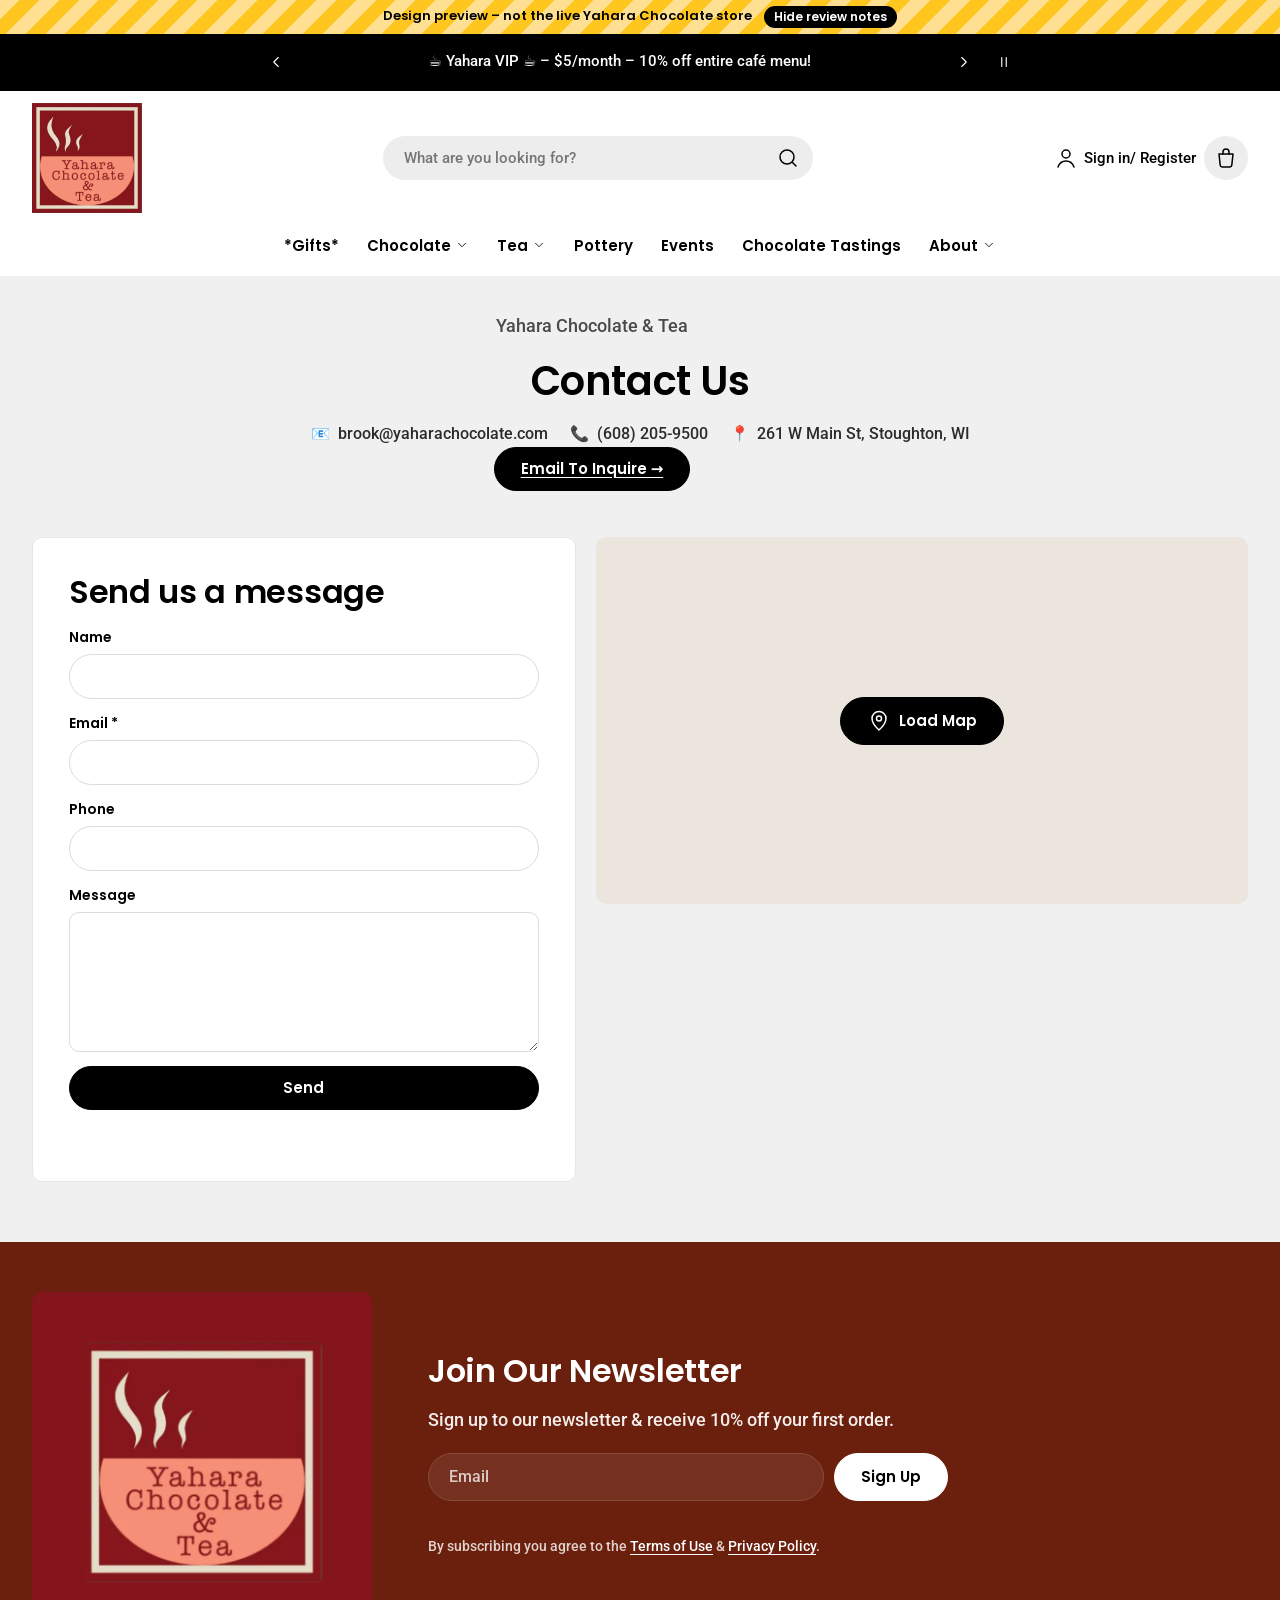
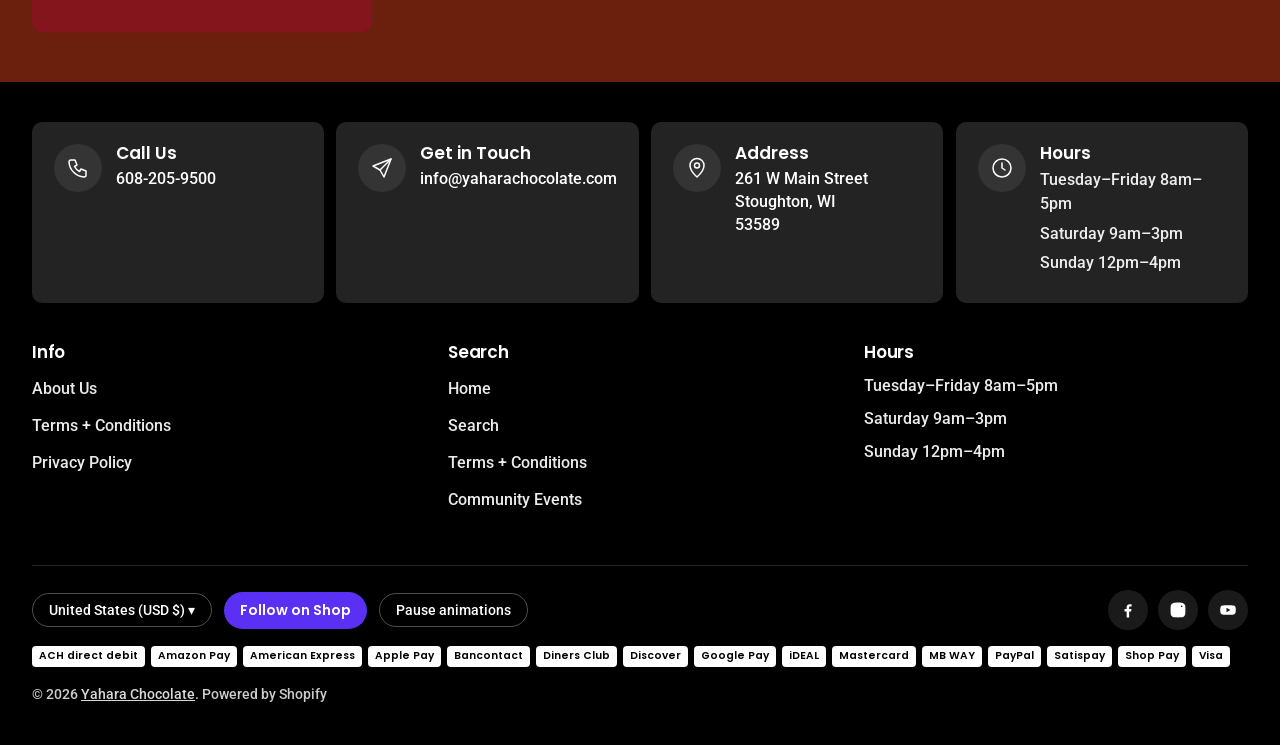
<file: contact.html>
<!doctype html>
<html lang="en">
<head>
<meta charset="utf-8">
<meta name="viewport" content="width=device-width, initial-scale=1">
<meta name="robots" content="noindex, nofollow">
<title>Contact Us – Yahara Chocolate</title>
<meta name="description" content="Yahara Chocolate &amp; Tea Contact Us 📧 brook@yaharachocolate.com 📞 (608) 205-9500 📍 261 W Main St, Stoughton, WI Email to Inquire →">
<link rel="icon" href="img/favicon-32.png" sizes="32x32"><link rel="apple-touch-icon" href="img/favicon-180.png">
<link rel="preload" href="fonts/poppins-latin-600-normal.woff2" as="font" type="font/woff2" crossorigin>
<link rel="preload" href="fonts/roboto-latin-500-normal.woff2" as="font" type="font/woff2" crossorigin>
<link rel="stylesheet" href="css/tokens.css"><link rel="stylesheet" href="css/base.css"><link rel="stylesheet" href="css/sections.css">
<script>document.documentElement.classList.add('js')</script>
<!-- LocalBusiness JSON-LD (§11). openingHoursSpecification and geo are left out until hours and lat/lng are confirmed. -->
<script type="application/ld+json">{"@context": "https://schema.org", "@type": ["Store", "CafeOrCoffeeShop"], "name": "Yahara Chocolate & Tea", "alternateName": "Yahara Chocolate", "url": "https://yaharachocolate.com/", "telephone": "+1-608-205-9500", "email": "info@yaharachocolate.com", "address": {"@type": "PostalAddress", "streetAddress": "261 W Main Street", "addressLocality": "Stoughton", "addressRegion": "WI", "postalCode": "53589", "addressCountry": "US"}, "sameAs": ["https://www.facebook.com/yaharachocolate", "https://www.instagram.com/yaharachocolate/", "https://www.youtube.com/@yaharachocolate3227"]}</script>
</head>
<body>
<a class="skip-link" href="#MainContent">Skip To Content</a>
<div class="preview-ribbon" role="note">Design preview – not the live Yahara Chocolate store <button type="button" data-notes-toggle aria-pressed="false">Hide review notes</button></div>
<div class="announcement scheme-inverse" role="region" aria-label="Announcements">
  <div class="container">
    <button type="button" data-ann-prev aria-label="Previous announcement"><svg class="icon" viewBox="0 0 24 24" aria-hidden="true" focusable="false"><path d="M15 6l-6 6 6 6"/></svg></button>
    <div class="announcement__track" aria-live="polite"><div class="announcement__slide is-active"><a href="https://yaharachocolate.com/products/yahara-vip-1" target="_blank" rel="noopener">☕️ Yahara VIP ☕️ – $5/month – 10% off entire café menu!</a></div><div class="announcement__slide" aria-hidden="true"><a href="https://yaharachocolate.com/products/chocolate-of-the-month-club" target="_blank" rel="noopener">🍫 Chocolate of the Month Club 🍫 – The Perfect Gift!</a></div></div>
    <button type="button" data-ann-next aria-label="Next announcement"><svg class="icon" viewBox="0 0 24 24" aria-hidden="true" focusable="false"><path d="M9 6l6 6-6 6"/></svg></button>
    <button type="button" data-ann-pause aria-pressed="false" aria-label="Pause announcements"><svg class="icon" viewBox="0 0 24 24" aria-hidden="true" focusable="false"><path d="M9 6v12M15 6v12"/></svg></button>
  </div>
</div>

<header class="site-header" id="site-header">
  <div class="container">
    <div class="header__top">
      <button class="hamburger" type="button" data-open="menu-drawer" aria-controls="menu-drawer" aria-label="Open menu"><span aria-hidden="true"><span></span><span></span><span></span></span></button>
      <a class="header__logo" href="index.html" aria-label="Yahara Chocolate &amp; Tea – Home"><img src="img/brand/untitled-design-f2acf8fe-1d14-4453-bab1-a37268a3ed3d-400w.webp" srcset="img/brand/untitled-design-f2acf8fe-1d14-4453-bab1-a37268a3ed3d-400w.webp 400w, img/brand/untitled-design-f2acf8fe-1d14-4453-bab1-a37268a3ed3d-800w.webp 800w, img/brand/untitled-design-f2acf8fe-1d14-4453-bab1-a37268a3ed3d-1080w.webp 1080w" sizes="110px" alt="Yahara Chocolate &amp; Tea" width="1080" height="1080" loading="eager" decoding="async"></a>
      <form class="header__search" role="search" action="https://yaharachocolate.com/search" target="_blank">
        <label class="visually-hidden" for="q">Search</label>
        <input id="q" type="search" name="q" placeholder="What are you looking for?" autocomplete="off">
        <button type="submit" aria-label="Search"><svg class="icon" viewBox="0 0 24 24" aria-hidden="true" focusable="false"><circle cx="11" cy="11" r="7"/><path d="M20 20l-3.5-3.5"/></svg></button>
      </form>
      <div class="header__actions">
        <a href="https://yaharachocolate.com/account/login" target="_blank" rel="noopener"><svg class="icon" viewBox="0 0 24 24" aria-hidden="true" focusable="false"><circle cx="12" cy="8" r="4"/><path d="M4 21c1.5-4 4.5-6 8-6s6.5 2 8 6"/></svg><span class="account-label">Sign in/ Register</span><span class="visually-hidden"> (opens live store)</span></a>
        <button class="cart-btn" type="button" data-open="cart-drawer" aria-controls="cart-drawer"><svg class="icon" viewBox="0 0 24 24" aria-hidden="true" focusable="false"><path d="M5 8h14l-1.2 11.2a2 2 0 0 1-2 1.8H8.2a2 2 0 0 1-2-1.8L5 8z"/><path d="M9 8V6a3 3 0 0 1 6 0v2"/></svg><span class="visually-hidden">Cart</span><span class="cart-count" hidden>0</span></button>
      </div>
    </div>
    <nav class="nav" aria-label="Main"><ul class="nav__list"><li><a href="https://yaharachocolate.com/collections/gift-collections" class="nav__link reversed-link" target="_blank" rel="noopener">*Gifts*</a></li><li class="nav__item" data-dropdown><button class="nav__link" type="button" aria-expanded="false" aria-haspopup="true">Chocolate <svg class="icon" viewBox="0 0 24 24" aria-hidden="true" focusable="false"><path d="M6 9l6 6 6-6"/></svg></button><ul class="dropdown dropdown--mega"><li><a href="https://yaharachocolate.com/pages/yahara-custom-chocolate" target="_blank" rel="noopener"><span>Yahara Custom Chocolate</span></a></li><li><a href="collection.html"><span>All Chocolate</span></a></li><li><a href="https://yaharachocolate.com/collections/yahara-made" target="_blank" rel="noopener"><span>Yahara Made</span></a></li><li><a href="https://yaharachocolate.com/collections/dark-chocolate" target="_blank" rel="noopener"><span>Dark Chocolate</span></a></li><li><a href="https://yaharachocolate.com/collections/milk-chocolate" target="_blank" rel="noopener"><span>Milk Chocolate</span></a></li><li><a href="https://yaharachocolate.com/collections/white-chocolate" target="_blank" rel="noopener"><span>White Chocolate</span></a></li><li><a href="https://yaharachocolate.com/collections/yahara-made" target="_blank" rel="noopener"><span>Yahara</span></a></li><li><a href="https://yaharachocolate.com/collections/mayana" target="_blank" rel="noopener"><span>Mayana</span></a></li><li><a href="https://yaharachocolate.com/collections/alternative-sugar" target="_blank" rel="noopener"><span>Alternative Sugar</span></a></li><li><a href="https://yaharachocolate.com/collections/dairy-free" target="_blank" rel="noopener"><span>Dairy-Free</span></a></li><li><a href="https://yaharachocolate.com/collections/confections" target="_blank" rel="noopener"><span>Confections</span></a></li><li><a href="https://yaharachocolate.com/collections/bird-friendly-chocolate" target="_blank" rel="noopener"><span>Bird Friendly Chocolate</span></a></li></ul></li><li class="nav__item" data-dropdown><button class="nav__link" type="button" aria-expanded="false" aria-haspopup="true">Tea <svg class="icon" viewBox="0 0 24 24" aria-hidden="true" focusable="false"><path d="M6 9l6 6 6-6"/></svg></button><ul class="dropdown"><li><a href="https://yaharachocolate.com/collections/tea" target="_blank" rel="noopener"><span>Loose Leaf Tea</span></a></li><li><a href="https://yaharachocolate.com/blogs/gong-fu-tea" target="_blank" rel="noopener"><span>Gong Fu Tea</span></a></li></ul></li><li><a href="pottery.html" class="nav__link reversed-link">Pottery</a></li><li><a href="events.html" class="nav__link reversed-link">Events</a></li><li><a href="chocolate-tastings.html" class="nav__link reversed-link">Chocolate Tastings</a></li><li class="nav__item" data-dropdown><button class="nav__link" type="button" aria-expanded="false" aria-haspopup="true">About <svg class="icon" viewBox="0 0 24 24" aria-hidden="true" focusable="false"><path d="M6 9l6 6 6-6"/></svg></button><ul class="dropdown"><li><a href="cafe.html"><span>Cafe</span></a></li><li><a href="https://yaharachocolate.com/blogs/recipes" target="_blank" rel="noopener"><span>Recipes</span></a></li></ul></li></ul></nav>
  </div>
</header>
<div class="drawer drawer--left" id="menu-drawer" role="dialog" aria-modal="true" aria-label="Menu" aria-hidden="true" tabindex="-1">
  <div class="drawer__head"><h2>Menu</h2><button class="close-btn" type="button" data-close aria-label="Close menu"><svg class="icon" viewBox="0 0 24 24" aria-hidden="true" focusable="false"><path d="M6 6l12 12M18 6L6 18"/></svg></button></div>
  <div class="drawer__body mobile-nav"><a href="https://yaharachocolate.com/collections/gift-collections" target="_blank" rel="noopener">*Gifts*</a><details><summary>Chocolate <svg class="icon" viewBox="0 0 24 24" aria-hidden="true" focusable="false"><path d="M6 9l6 6 6-6"/></svg></summary><ul><li><a href="https://yaharachocolate.com/pages/yahara-custom-chocolate" target="_blank" rel="noopener">Yahara Custom Chocolate</a></li><li><a href="collection.html">All Chocolate</a></li><li><a href="https://yaharachocolate.com/collections/yahara-made" target="_blank" rel="noopener">Yahara Made</a></li><li><a href="https://yaharachocolate.com/collections/dark-chocolate" target="_blank" rel="noopener">Dark Chocolate</a></li><li><a href="https://yaharachocolate.com/collections/milk-chocolate" target="_blank" rel="noopener">Milk Chocolate</a></li><li><a href="https://yaharachocolate.com/collections/white-chocolate" target="_blank" rel="noopener">White Chocolate</a></li><li><a href="https://yaharachocolate.com/collections/yahara-made" target="_blank" rel="noopener">Yahara</a></li><li><a href="https://yaharachocolate.com/collections/mayana" target="_blank" rel="noopener">Mayana</a></li><li><a href="https://yaharachocolate.com/collections/alternative-sugar" target="_blank" rel="noopener">Alternative Sugar</a></li><li><a href="https://yaharachocolate.com/collections/dairy-free" target="_blank" rel="noopener">Dairy-Free</a></li><li><a href="https://yaharachocolate.com/collections/confections" target="_blank" rel="noopener">Confections</a></li><li><a href="https://yaharachocolate.com/collections/bird-friendly-chocolate" target="_blank" rel="noopener">Bird Friendly Chocolate</a></li></ul></details><details><summary>Tea <svg class="icon" viewBox="0 0 24 24" aria-hidden="true" focusable="false"><path d="M6 9l6 6 6-6"/></svg></summary><ul><li><a href="https://yaharachocolate.com/collections/tea" target="_blank" rel="noopener">Loose Leaf Tea</a></li><li><a href="https://yaharachocolate.com/blogs/gong-fu-tea" target="_blank" rel="noopener">Gong Fu Tea</a></li></ul></details><a href="pottery.html">Pottery</a><a href="events.html">Events</a><a href="chocolate-tastings.html">Chocolate Tastings</a><details><summary>About <svg class="icon" viewBox="0 0 24 24" aria-hidden="true" focusable="false"><path d="M6 9l6 6 6-6"/></svg></summary><ul><li><a href="cafe.html">Cafe</a></li><li><a href="https://yaharachocolate.com/blogs/recipes" target="_blank" rel="noopener">Recipes</a></li></ul></details>
    <a href="about.html">About Us</a>
    <div class="mobile-nav__extra"><ul class="socials"><li><a href="https://www.facebook.com/yaharachocolate" target="_blank" rel="noopener"><svg viewBox="0 0 24 24" aria-hidden="true"><path d="M13.5 22v-8h2.7l.4-3.2h-3.1v-2c0-.9.3-1.6 1.6-1.6h1.7V4.3c-.3 0-1.3-.1-2.5-.1-2.5 0-4.1 1.5-4.1 4.2v2.4H7.4V14h2.8v8h3.3z"/></svg><span class="visually-hidden">Facebook</span></a></li><li><a href="https://www.instagram.com/yaharachocolate/" target="_blank" rel="noopener"><svg viewBox="0 0 24 24" aria-hidden="true"><path d="M12 7.3A4.7 4.7 0 1 0 12 16.7 4.7 4.7 0 0 0 12 7.3zm0 7.7a3 3 0 1 1 0-6 3 3 0 0 1 0 6zm6-7.9a1.1 1.1 0 1 1-2.2 0 1.1 1.1 0 0 1 2.2 0zM21.9 8.1c-.1-1.6-.4-3-1.6-4.2S17.6 2.3 16 2.2C14.3 2.1 9.7 2.1 8 2.2c-1.6.1-3 .4-4.2 1.6S2.3 6.4 2.2 8c-.1 1.7-.1 6.3 0 8 .1 1.6.4 3 1.6 4.2s2.6 1.5 4.2 1.6c1.7.1 6.3.1 8 0 1.6-.1 3-.4 4.2-1.6s1.5-2.6 1.6-4.2c.1-1.7.1-6.3 0-8z"/></svg><span class="visually-hidden">Instagram</span></a></li><li><a href="https://www.youtube.com/@yaharachocolate3227" target="_blank" rel="noopener"><svg viewBox="0 0 24 24" aria-hidden="true"><path d="M22 8.2a3 3 0 0 0-2.1-2.1C18 5.6 12 5.6 12 5.6s-6 0-7.9.5A3 3 0 0 0 2 8.2 31 31 0 0 0 1.6 12 31 31 0 0 0 2 15.8a3 3 0 0 0 2.1 2.1c1.9.5 7.9.5 7.9.5s6 0 7.9-.5a3 3 0 0 0 2.1-2.1c.4-1.2.4-3.8.4-3.8s0-2.6-.4-3.8zM10 15V9l5.2 3L10 15z"/></svg><span class="visually-hidden">YouTube</span></a></li></ul></div>
    <p style="margin-top:16px;font-size:1.4rem;color:var(--subtext)">Country/region: <b>United States (USD $)</b></p>
  </div>
</div>
<main id="MainContent" tabindex="-1">

<section class="scheme-1 page-hero"><div class="container rte" style="max-width:780px;text-align:center">
  <p class="eyebrow-text">Yahara Chocolate &amp; Tea</p><h1 data-motion="fade-up">Contact Us</h1>
  <ul class="icon-list" style="justify-content:center"><li><span aria-hidden="true">📧</span><a href="mailto:brook@yaharachocolate.com">brook@yaharachocolate.com</a></li><li><span aria-hidden="true">📞</span><a class="tabular" href="tel:+16082059500">(608) 205-9500</a></li><li><span aria-hidden="true">📍</span>261 W Main St, Stoughton, WI</li></ul>
  <p><a class="btn btn--black" href="mailto:brook@yaharachocolate.com">Email to Inquire →</a></p>
</div></section>
<section class="scheme-1 section" style="--pt:20px;--pb:60px"><div class="container contact-grid">
  <div class="card-panel">
    <h2>Send us a message</h2>
    <form class="form" data-demo-form="Thanks! (Demo only – nothing was sent.)" novalidate>
      <label>Name<input name="name" autocomplete="name"></label>
      <label>Email *<input name="email" type="email" autocomplete="email" required></label>
      <label>Phone<input name="phone" type="tel" autocomplete="tel"></label>
      <label>Message<textarea name="body"></textarea></label>
      <button class="btn btn--black" type="submit">Send</button>
      <p class="form-status" role="status"></p>
    </form>

  </div>
  <div class="map-box"><button class="btn btn--black" type="button" data-map><svg class="icon" viewBox="0 0 24 24" aria-hidden="true" focusable="false"><path d="M12 21s-7-6.2-7-11.5a7 7 0 0 1 14 0C19 14.8 12 21 12 21z"/><circle cx="12" cy="9.5" r="2.5"/></svg> Load map</button></div>
</div></section>
</main>
<section class="newsletter scheme-3 section" style="--pt:50px;--pb:50px" aria-labelledby="nl-h">
  <div class="container newsletter__grid">
    <div class="newsletter__art" data-motion="zoom-out-sm"><img src="img/brand/untitled-design-f2acf8fe-1d14-4453-bab1-a37268a3ed3d-400w.webp" srcset="img/brand/untitled-design-f2acf8fe-1d14-4453-bab1-a37268a3ed3d-400w.webp 400w, img/brand/untitled-design-f2acf8fe-1d14-4453-bab1-a37268a3ed3d-800w.webp 800w, img/brand/untitled-design-f2acf8fe-1d14-4453-bab1-a37268a3ed3d-1080w.webp 1080w" sizes="240px" alt="" width="1080" height="1080" loading="lazy" decoding="async"></div>
    <div data-motion="fade-up">
      <h2 id="nl-h">Join Our Newsletter</h2>
      <p>Sign up to our newsletter &amp; receive 10% off your first order.</p>
      <form class="nl-form" data-demo-form="Thanks for subscribing! (Demo only – nothing was sent.)" novalidate>
        <label><span class="visually-hidden">Email</span><input type="email" name="contact[email]" placeholder="Email" autocomplete="email" required></label>
        <input type="hidden" name="contact[tags]" value="newsletter">
        <button class="btn btn--white" type="submit">Sign Up</button>
      </form>
      <p class="nl-status" role="status"></p>
      <p class="fine">By subscribing you agree to the <a class="link" href="https://yaharachocolate.com/policies/terms-of-service" target="_blank" rel="noopener">Terms of Use</a> &amp; <a class="link" href="https://yaharachocolate.com/policies/privacy-policy" target="_blank" rel="noopener">Privacy Policy</a>.</p>
    </div>
  </div>
</section>
<section class="scheme-inverse section" style="--pt:40px;--pb:0px" aria-label="Contact information">
  <div class="container"><div class="contact-cards" data-stagger>
    <div class="contact-card" data-motion="fade-up"><span class="icon-wrap"><svg class="icon" viewBox="0 0 24 24" aria-hidden="true" focusable="false"><path d="M5 4h4l2 5-2.5 1.5a11 11 0 0 0 5 5L15 13l5 2v4a2 2 0 0 1-2 2A16 16 0 0 1 3 6a2 2 0 0 1 2-2z"/></svg></span><div><h3>Call Us</h3><p class="tabular"><a href="tel:+16082059500">608-205-9500</a></p></div></div>
    <div class="contact-card" data-motion="fade-up"><span class="icon-wrap"><svg class="icon" viewBox="0 0 24 24" aria-hidden="true" focusable="false"><path d="M21 3L10 14"/><path d="M21 3l-7 18-4-7-7-4 18-7z"/></svg></span><div><h3>Get in Touch</h3><p><a href="mailto:info@yaharachocolate.com">info@yaharachocolate.com</a></p></div></div>
    <div class="contact-card" data-motion="fade-up"><span class="icon-wrap"><svg class="icon" viewBox="0 0 24 24" aria-hidden="true" focusable="false"><path d="M12 21s-7-6.2-7-11.5a7 7 0 0 1 14 0C19 14.8 12 21 12 21z"/><circle cx="12" cy="9.5" r="2.5"/></svg></span><div><h3>Address</h3><p><a href="https://www.google.com/maps/dir/?api=1&amp;destination=261+W+Main+Street%2C+Stoughton%2C+WI+53589" target="_blank" rel="noopener">261 W Main Street<br>Stoughton, WI<br>53589</a></p></div></div>
    <div class="contact-card" data-motion="fade-up"><span class="icon-wrap"><svg class="icon" viewBox="0 0 24 24" aria-hidden="true" focusable="false"><circle cx="12" cy="12" r="9"/><path d="M12 7v5l3 2"/></svg></span><div><h3>Hours</h3><ul class="hours" style="font-size:1.55rem;color:rgba(255,255,255,.92)"><li>Tuesday–Friday 8am–5pm</li><li>Saturday 9am–3pm</li><li>Sunday 12pm–4pm</li></ul></div></div>
  </div></div>
</section>
<footer class="site-footer scheme-inverse">
  <div class="container">
    <div class="footer__grid"><div class="footer__col"><details open><summary><h2>Info</h2><svg class="icon" viewBox="0 0 24 24" aria-hidden="true" focusable="false"><path d="M6 9l6 6 6-6"/></svg></summary><div class="acc-body"><ul><li><a href="about.html" class="reversed-link">About Us</a></li><li><a href="https://yaharachocolate.com/pages/terms-conditions" class="reversed-link" target="_blank" rel="noopener">Terms + Conditions</a></li><li><a href="https://yaharachocolate.com/pages/privacy-policy" class="reversed-link" target="_blank" rel="noopener">Privacy Policy</a></li></ul></div></details></div><div class="footer__col"><details open><summary><h2>Search</h2><svg class="icon" viewBox="0 0 24 24" aria-hidden="true" focusable="false"><path d="M6 9l6 6 6-6"/></svg></summary><div class="acc-body"><ul><li><a href="index.html" class="reversed-link">Home</a></li><li><a href="https://yaharachocolate.com/search" class="reversed-link" target="_blank" rel="noopener">Search</a></li><li><a href="https://yaharachocolate.com/pages/terms-conditions" class="reversed-link" target="_blank" rel="noopener">Terms + Conditions</a></li><li><a class="reversed-link" href="https://www.downtownstoughton.com/calendar/" target="_blank" rel="noopener">Community Events</a></li></ul></div></details></div><div class="footer__col"><details open><summary><h2>Hours</h2><svg class="icon" viewBox="0 0 24 24" aria-hidden="true" focusable="false"><path d="M6 9l6 6 6-6"/></svg></summary><div class="acc-body"><ul class="hours" style="color:rgba(255,255,255,.92);font-size:1.55rem"><li>Tuesday–Friday 8am–5pm</li><li>Saturday 9am–3pm</li><li>Sunday 12pm–4pm</li></ul></div></details></div></div>
    <div class="footer__bottom">
      <div style="display:flex;gap:12px;flex-wrap:wrap;align-items:center"><button class="region-btn" type="button" aria-label="Country/region: United States (USD $)">United States (USD $) ▾</button><button class="shop-follow" type="button" title="Shop app follow button (rendered by Shopify on the live theme)">Follow on Shop</button><button class="pill-btn" type="button" data-motion-toggle aria-pressed="false">Pause animations</button></div>
      <ul class="socials"><li><a href="https://www.facebook.com/yaharachocolate" target="_blank" rel="noopener"><svg viewBox="0 0 24 24" aria-hidden="true"><path d="M13.5 22v-8h2.7l.4-3.2h-3.1v-2c0-.9.3-1.6 1.6-1.6h1.7V4.3c-.3 0-1.3-.1-2.5-.1-2.5 0-4.1 1.5-4.1 4.2v2.4H7.4V14h2.8v8h3.3z"/></svg><span class="visually-hidden">Facebook</span></a></li><li><a href="https://www.instagram.com/yaharachocolate/" target="_blank" rel="noopener"><svg viewBox="0 0 24 24" aria-hidden="true"><path d="M12 7.3A4.7 4.7 0 1 0 12 16.7 4.7 4.7 0 0 0 12 7.3zm0 7.7a3 3 0 1 1 0-6 3 3 0 0 1 0 6zm6-7.9a1.1 1.1 0 1 1-2.2 0 1.1 1.1 0 0 1 2.2 0zM21.9 8.1c-.1-1.6-.4-3-1.6-4.2S17.6 2.3 16 2.2C14.3 2.1 9.7 2.1 8 2.2c-1.6.1-3 .4-4.2 1.6S2.3 6.4 2.2 8c-.1 1.7-.1 6.3 0 8 .1 1.6.4 3 1.6 4.2s2.6 1.5 4.2 1.6c1.7.1 6.3.1 8 0 1.6-.1 3-.4 4.2-1.6s1.5-2.6 1.6-4.2c.1-1.7.1-6.3 0-8z"/></svg><span class="visually-hidden">Instagram</span></a></li><li><a href="https://www.youtube.com/@yaharachocolate3227" target="_blank" rel="noopener"><svg viewBox="0 0 24 24" aria-hidden="true"><path d="M22 8.2a3 3 0 0 0-2.1-2.1C18 5.6 12 5.6 12 5.6s-6 0-7.9.5A3 3 0 0 0 2 8.2 31 31 0 0 0 1.6 12 31 31 0 0 0 2 15.8a3 3 0 0 0 2.1 2.1c1.9.5 7.9.5 7.9.5s6 0 7.9-.5a3 3 0 0 0 2.1-2.1c.4-1.2.4-3.8.4-3.8s0-2.6-.4-3.8zM10 15V9l5.2 3L10 15z"/></svg><span class="visually-hidden">YouTube</span></a></li></ul>
    </div>
    <div class="footer__bottom" style="border-top:0;margin-top:16px;padding-top:0">
      <ul class="pay-icons" aria-label="Payment methods"><li>ACH direct debit</li><li>Amazon Pay</li><li>American Express</li><li>Apple Pay</li><li>Bancontact</li><li>Diners Club</li><li>Discover</li><li>Google Pay</li><li>iDEAL</li><li>Mastercard</li><li>MB WAY</li><li>PayPal</li><li>Satispay</li><li>Shop Pay</li><li>Visa</li></ul>
      <p style="margin:0">© 2026 <a href="index.html">Yahara Chocolate</a>. Powered by Shopify</p>
    </div>
  </div>
</footer>
<div class="overlay" aria-hidden="true"></div>
<div class="drawer drawer--right" id="cart-drawer" role="dialog" aria-modal="true" aria-label="Cart" aria-hidden="true" tabindex="-1">
  <div class="drawer__head"><h2>Cart</h2><button class="close-btn" type="button" data-close aria-label="Close cart"><svg class="icon" viewBox="0 0 24 24" aria-hidden="true" focusable="false"><path d="M6 6l12 12M18 6L6 18"/></svg></button></div>
  <div class="drawer__body">
    <p class="demo-note">Demo only – checkout disabled. This is a design preview, not the live store.</p>
    <div class="ship-bar"><span id="ship-msg">All orders over $85 are delivered to your doorstep at no extra charge.</span><div class="ship-bar__track"><div class="ship-bar__fill"></div></div></div>
    <div id="cart-lines" aria-live="polite"></div>
    <details style="margin-top:14px"><summary style="cursor:pointer;font:600 1.5rem var(--font-heading)">Order note</summary><textarea aria-label="Order note" style="width:100%;margin-top:8px;border:1px solid var(--border);border-radius:1rem;padding:10px;font:inherit;font-size:1.5rem"></textarea></details>
  </div>
  <div class="drawer__foot">
    <div class="subtotal"><span>Subtotal</span><span id="cart-subtotal" class="tabular">$0.00</span></div>
    <button class="btn btn--black btn--full" type="button" data-checkout>Check out</button>
    <p id="checkout-note" role="status" style="font-size:1.4rem;color:var(--red);margin:8px 0 0;min-height:1.3em"></p>
  </div>
</div>

<script src="js/preview.js" defer></script>
</body>
</html>
</file>
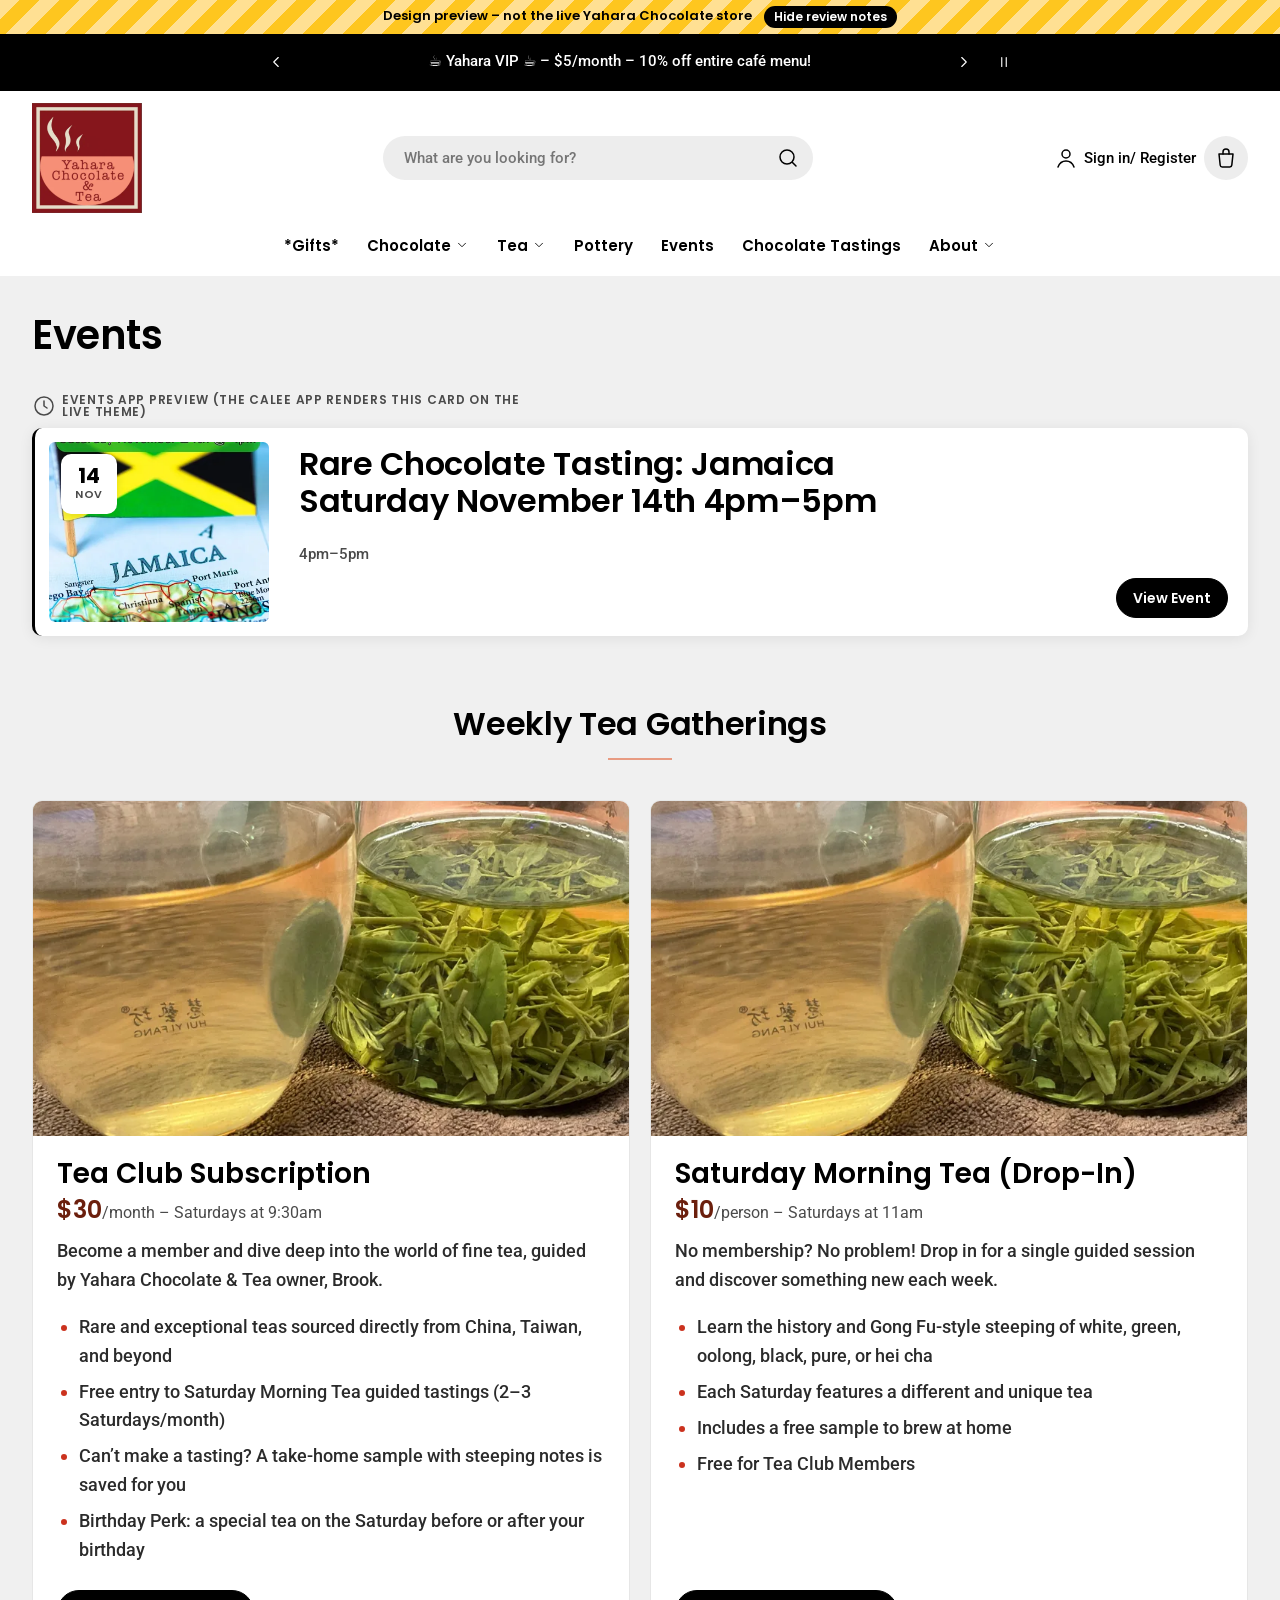
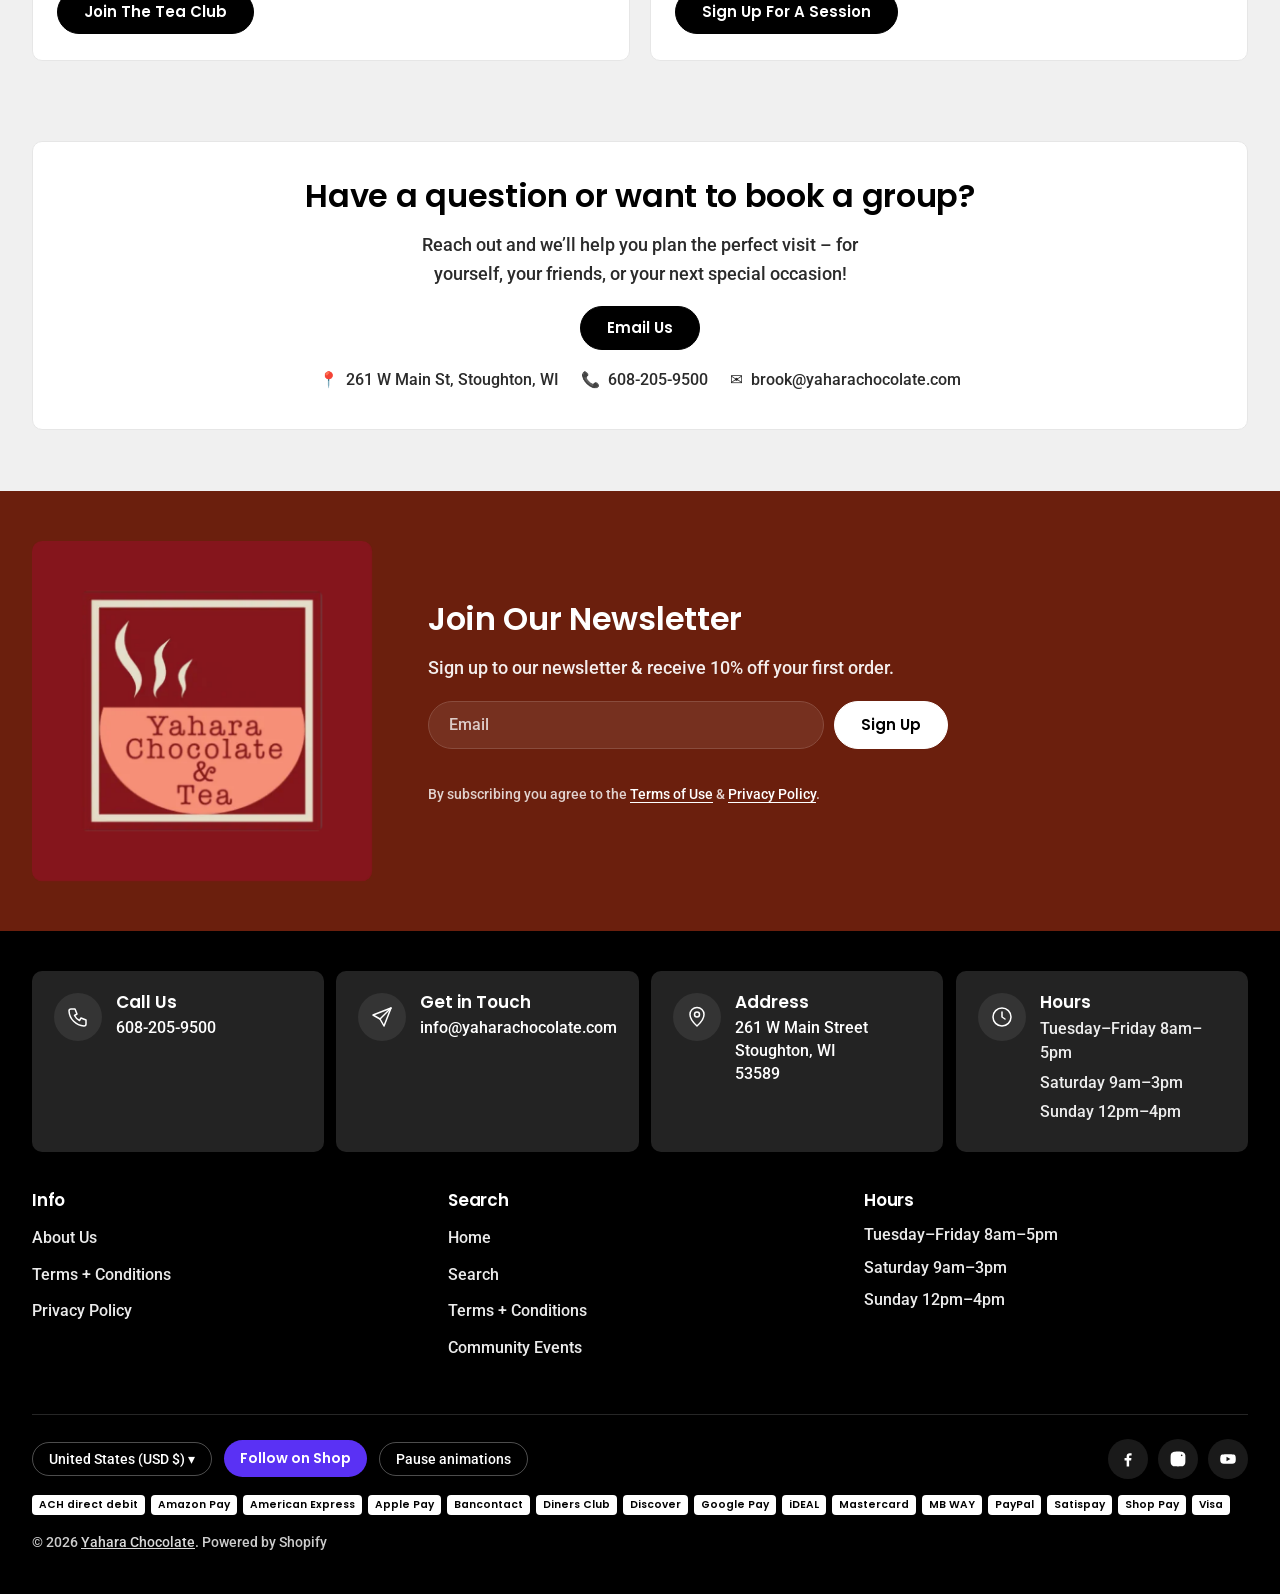
<file: events.html>
<!doctype html>
<html lang="en">
<head>
<meta charset="utf-8">
<meta name="viewport" content="width=device-width, initial-scale=1">
<meta name="robots" content="noindex, nofollow">
<title>Events – Yahara Chocolate</title>
<meta name="description" content="Become a member and dive deep into the world of fine tea, guided by Yahara Chocolate &amp; Tea owner, Brook.">
<link rel="icon" href="img/favicon-32.png" sizes="32x32"><link rel="apple-touch-icon" href="img/favicon-180.png">
<link rel="preload" href="fonts/poppins-latin-600-normal.woff2" as="font" type="font/woff2" crossorigin>
<link rel="preload" href="fonts/roboto-latin-500-normal.woff2" as="font" type="font/woff2" crossorigin>
<link rel="stylesheet" href="css/tokens.css"><link rel="stylesheet" href="css/base.css"><link rel="stylesheet" href="css/sections.css">
<script>document.documentElement.classList.add('js')</script>
<!-- LocalBusiness JSON-LD (§11). openingHoursSpecification and geo are left out until hours and lat/lng are confirmed. -->
<script type="application/ld+json">{"@context": "https://schema.org", "@type": ["Store", "CafeOrCoffeeShop"], "name": "Yahara Chocolate & Tea", "alternateName": "Yahara Chocolate", "url": "https://yaharachocolate.com/", "telephone": "+1-608-205-9500", "email": "info@yaharachocolate.com", "address": {"@type": "PostalAddress", "streetAddress": "261 W Main Street", "addressLocality": "Stoughton", "addressRegion": "WI", "postalCode": "53589", "addressCountry": "US"}, "sameAs": ["https://www.facebook.com/yaharachocolate", "https://www.instagram.com/yaharachocolate/", "https://www.youtube.com/@yaharachocolate3227"]}</script>
</head>
<body>
<a class="skip-link" href="#MainContent">Skip To Content</a>
<div class="preview-ribbon" role="note">Design preview – not the live Yahara Chocolate store <button type="button" data-notes-toggle aria-pressed="false">Hide review notes</button></div>
<div class="announcement scheme-inverse" role="region" aria-label="Announcements">
  <div class="container">
    <button type="button" data-ann-prev aria-label="Previous announcement"><svg class="icon" viewBox="0 0 24 24" aria-hidden="true" focusable="false"><path d="M15 6l-6 6 6 6"/></svg></button>
    <div class="announcement__track" aria-live="polite"><div class="announcement__slide is-active"><a href="https://yaharachocolate.com/products/yahara-vip-1" target="_blank" rel="noopener">☕️ Yahara VIP ☕️ – $5/month – 10% off entire café menu!</a></div><div class="announcement__slide" aria-hidden="true"><a href="https://yaharachocolate.com/products/chocolate-of-the-month-club" target="_blank" rel="noopener">🍫 Chocolate of the Month Club 🍫 – The Perfect Gift!</a></div></div>
    <button type="button" data-ann-next aria-label="Next announcement"><svg class="icon" viewBox="0 0 24 24" aria-hidden="true" focusable="false"><path d="M9 6l6 6-6 6"/></svg></button>
    <button type="button" data-ann-pause aria-pressed="false" aria-label="Pause announcements"><svg class="icon" viewBox="0 0 24 24" aria-hidden="true" focusable="false"><path d="M9 6v12M15 6v12"/></svg></button>
  </div>
</div>

<header class="site-header" id="site-header">
  <div class="container">
    <div class="header__top">
      <button class="hamburger" type="button" data-open="menu-drawer" aria-controls="menu-drawer" aria-label="Open menu"><span aria-hidden="true"><span></span><span></span><span></span></span></button>
      <a class="header__logo" href="index.html" aria-label="Yahara Chocolate &amp; Tea – Home"><img src="img/brand/untitled-design-f2acf8fe-1d14-4453-bab1-a37268a3ed3d-400w.webp" srcset="img/brand/untitled-design-f2acf8fe-1d14-4453-bab1-a37268a3ed3d-400w.webp 400w, img/brand/untitled-design-f2acf8fe-1d14-4453-bab1-a37268a3ed3d-800w.webp 800w, img/brand/untitled-design-f2acf8fe-1d14-4453-bab1-a37268a3ed3d-1080w.webp 1080w" sizes="110px" alt="Yahara Chocolate &amp; Tea" width="1080" height="1080" loading="eager" decoding="async"></a>
      <form class="header__search" role="search" action="https://yaharachocolate.com/search" target="_blank">
        <label class="visually-hidden" for="q">Search</label>
        <input id="q" type="search" name="q" placeholder="What are you looking for?" autocomplete="off">
        <button type="submit" aria-label="Search"><svg class="icon" viewBox="0 0 24 24" aria-hidden="true" focusable="false"><circle cx="11" cy="11" r="7"/><path d="M20 20l-3.5-3.5"/></svg></button>
      </form>
      <div class="header__actions">
        <a href="https://yaharachocolate.com/account/login" target="_blank" rel="noopener"><svg class="icon" viewBox="0 0 24 24" aria-hidden="true" focusable="false"><circle cx="12" cy="8" r="4"/><path d="M4 21c1.5-4 4.5-6 8-6s6.5 2 8 6"/></svg><span class="account-label">Sign in/ Register</span><span class="visually-hidden"> (opens live store)</span></a>
        <button class="cart-btn" type="button" data-open="cart-drawer" aria-controls="cart-drawer"><svg class="icon" viewBox="0 0 24 24" aria-hidden="true" focusable="false"><path d="M5 8h14l-1.2 11.2a2 2 0 0 1-2 1.8H8.2a2 2 0 0 1-2-1.8L5 8z"/><path d="M9 8V6a3 3 0 0 1 6 0v2"/></svg><span class="visually-hidden">Cart</span><span class="cart-count" hidden>0</span></button>
      </div>
    </div>
    <nav class="nav" aria-label="Main"><ul class="nav__list"><li><a href="https://yaharachocolate.com/collections/gift-collections" class="nav__link reversed-link" target="_blank" rel="noopener">*Gifts*</a></li><li class="nav__item" data-dropdown><button class="nav__link" type="button" aria-expanded="false" aria-haspopup="true">Chocolate <svg class="icon" viewBox="0 0 24 24" aria-hidden="true" focusable="false"><path d="M6 9l6 6 6-6"/></svg></button><ul class="dropdown dropdown--mega"><li><a href="https://yaharachocolate.com/pages/yahara-custom-chocolate" target="_blank" rel="noopener"><span>Yahara Custom Chocolate</span></a></li><li><a href="collection.html"><span>All Chocolate</span></a></li><li><a href="https://yaharachocolate.com/collections/yahara-made" target="_blank" rel="noopener"><span>Yahara Made</span></a></li><li><a href="https://yaharachocolate.com/collections/dark-chocolate" target="_blank" rel="noopener"><span>Dark Chocolate</span></a></li><li><a href="https://yaharachocolate.com/collections/milk-chocolate" target="_blank" rel="noopener"><span>Milk Chocolate</span></a></li><li><a href="https://yaharachocolate.com/collections/white-chocolate" target="_blank" rel="noopener"><span>White Chocolate</span></a></li><li><a href="https://yaharachocolate.com/collections/yahara-made" target="_blank" rel="noopener"><span>Yahara</span></a></li><li><a href="https://yaharachocolate.com/collections/mayana" target="_blank" rel="noopener"><span>Mayana</span></a></li><li><a href="https://yaharachocolate.com/collections/alternative-sugar" target="_blank" rel="noopener"><span>Alternative Sugar</span></a></li><li><a href="https://yaharachocolate.com/collections/dairy-free" target="_blank" rel="noopener"><span>Dairy-Free</span></a></li><li><a href="https://yaharachocolate.com/collections/confections" target="_blank" rel="noopener"><span>Confections</span></a></li><li><a href="https://yaharachocolate.com/collections/bird-friendly-chocolate" target="_blank" rel="noopener"><span>Bird Friendly Chocolate</span></a></li></ul></li><li class="nav__item" data-dropdown><button class="nav__link" type="button" aria-expanded="false" aria-haspopup="true">Tea <svg class="icon" viewBox="0 0 24 24" aria-hidden="true" focusable="false"><path d="M6 9l6 6 6-6"/></svg></button><ul class="dropdown"><li><a href="https://yaharachocolate.com/collections/tea" target="_blank" rel="noopener"><span>Loose Leaf Tea</span></a></li><li><a href="https://yaharachocolate.com/blogs/gong-fu-tea" target="_blank" rel="noopener"><span>Gong Fu Tea</span></a></li></ul></li><li><a href="pottery.html" class="nav__link reversed-link">Pottery</a></li><li><a href="events.html" class="nav__link reversed-link" aria-current="page">Events</a></li><li><a href="chocolate-tastings.html" class="nav__link reversed-link">Chocolate Tastings</a></li><li class="nav__item" data-dropdown><button class="nav__link" type="button" aria-expanded="false" aria-haspopup="true">About <svg class="icon" viewBox="0 0 24 24" aria-hidden="true" focusable="false"><path d="M6 9l6 6 6-6"/></svg></button><ul class="dropdown"><li><a href="cafe.html"><span>Cafe</span></a></li><li><a href="https://yaharachocolate.com/blogs/recipes" target="_blank" rel="noopener"><span>Recipes</span></a></li></ul></li></ul></nav>
  </div>
</header>
<div class="drawer drawer--left" id="menu-drawer" role="dialog" aria-modal="true" aria-label="Menu" aria-hidden="true" tabindex="-1">
  <div class="drawer__head"><h2>Menu</h2><button class="close-btn" type="button" data-close aria-label="Close menu"><svg class="icon" viewBox="0 0 24 24" aria-hidden="true" focusable="false"><path d="M6 6l12 12M18 6L6 18"/></svg></button></div>
  <div class="drawer__body mobile-nav"><a href="https://yaharachocolate.com/collections/gift-collections" target="_blank" rel="noopener">*Gifts*</a><details><summary>Chocolate <svg class="icon" viewBox="0 0 24 24" aria-hidden="true" focusable="false"><path d="M6 9l6 6 6-6"/></svg></summary><ul><li><a href="https://yaharachocolate.com/pages/yahara-custom-chocolate" target="_blank" rel="noopener">Yahara Custom Chocolate</a></li><li><a href="collection.html">All Chocolate</a></li><li><a href="https://yaharachocolate.com/collections/yahara-made" target="_blank" rel="noopener">Yahara Made</a></li><li><a href="https://yaharachocolate.com/collections/dark-chocolate" target="_blank" rel="noopener">Dark Chocolate</a></li><li><a href="https://yaharachocolate.com/collections/milk-chocolate" target="_blank" rel="noopener">Milk Chocolate</a></li><li><a href="https://yaharachocolate.com/collections/white-chocolate" target="_blank" rel="noopener">White Chocolate</a></li><li><a href="https://yaharachocolate.com/collections/yahara-made" target="_blank" rel="noopener">Yahara</a></li><li><a href="https://yaharachocolate.com/collections/mayana" target="_blank" rel="noopener">Mayana</a></li><li><a href="https://yaharachocolate.com/collections/alternative-sugar" target="_blank" rel="noopener">Alternative Sugar</a></li><li><a href="https://yaharachocolate.com/collections/dairy-free" target="_blank" rel="noopener">Dairy-Free</a></li><li><a href="https://yaharachocolate.com/collections/confections" target="_blank" rel="noopener">Confections</a></li><li><a href="https://yaharachocolate.com/collections/bird-friendly-chocolate" target="_blank" rel="noopener">Bird Friendly Chocolate</a></li></ul></details><details><summary>Tea <svg class="icon" viewBox="0 0 24 24" aria-hidden="true" focusable="false"><path d="M6 9l6 6 6-6"/></svg></summary><ul><li><a href="https://yaharachocolate.com/collections/tea" target="_blank" rel="noopener">Loose Leaf Tea</a></li><li><a href="https://yaharachocolate.com/blogs/gong-fu-tea" target="_blank" rel="noopener">Gong Fu Tea</a></li></ul></details><a href="pottery.html">Pottery</a><a href="events.html">Events</a><a href="chocolate-tastings.html">Chocolate Tastings</a><details><summary>About <svg class="icon" viewBox="0 0 24 24" aria-hidden="true" focusable="false"><path d="M6 9l6 6 6-6"/></svg></summary><ul><li><a href="cafe.html">Cafe</a></li><li><a href="https://yaharachocolate.com/blogs/recipes" target="_blank" rel="noopener">Recipes</a></li></ul></details>
    <a href="about.html">About Us</a>
    <div class="mobile-nav__extra"><ul class="socials"><li><a href="https://www.facebook.com/yaharachocolate" target="_blank" rel="noopener"><svg viewBox="0 0 24 24" aria-hidden="true"><path d="M13.5 22v-8h2.7l.4-3.2h-3.1v-2c0-.9.3-1.6 1.6-1.6h1.7V4.3c-.3 0-1.3-.1-2.5-.1-2.5 0-4.1 1.5-4.1 4.2v2.4H7.4V14h2.8v8h3.3z"/></svg><span class="visually-hidden">Facebook</span></a></li><li><a href="https://www.instagram.com/yaharachocolate/" target="_blank" rel="noopener"><svg viewBox="0 0 24 24" aria-hidden="true"><path d="M12 7.3A4.7 4.7 0 1 0 12 16.7 4.7 4.7 0 0 0 12 7.3zm0 7.7a3 3 0 1 1 0-6 3 3 0 0 1 0 6zm6-7.9a1.1 1.1 0 1 1-2.2 0 1.1 1.1 0 0 1 2.2 0zM21.9 8.1c-.1-1.6-.4-3-1.6-4.2S17.6 2.3 16 2.2C14.3 2.1 9.7 2.1 8 2.2c-1.6.1-3 .4-4.2 1.6S2.3 6.4 2.2 8c-.1 1.7-.1 6.3 0 8 .1 1.6.4 3 1.6 4.2s2.6 1.5 4.2 1.6c1.7.1 6.3.1 8 0 1.6-.1 3-.4 4.2-1.6s1.5-2.6 1.6-4.2c.1-1.7.1-6.3 0-8z"/></svg><span class="visually-hidden">Instagram</span></a></li><li><a href="https://www.youtube.com/@yaharachocolate3227" target="_blank" rel="noopener"><svg viewBox="0 0 24 24" aria-hidden="true"><path d="M22 8.2a3 3 0 0 0-2.1-2.1C18 5.6 12 5.6 12 5.6s-6 0-7.9.5A3 3 0 0 0 2 8.2 31 31 0 0 0 1.6 12 31 31 0 0 0 2 15.8a3 3 0 0 0 2.1 2.1c1.9.5 7.9.5 7.9.5s6 0 7.9-.5a3 3 0 0 0 2.1-2.1c.4-1.2.4-3.8.4-3.8s0-2.6-.4-3.8zM10 15V9l5.2 3L10 15z"/></svg><span class="visually-hidden">YouTube</span></a></li></ul></div>
    <p style="margin-top:16px;font-size:1.4rem;color:var(--subtext)">Country/region: <b>United States (USD $)</b></p>
  </div>
</div>
<main id="MainContent" tabindex="-1">

<section class="scheme-1 page-hero"><div class="container"><h1 data-motion="fade-up">Events</h1></div></section>
<section class="scheme-1 section" style="--pt:16px;--pb:40px" aria-label="Upcoming events"><div class="container"><p class="app-preview-label"><svg class="icon" viewBox="0 0 24 24" aria-hidden="true" focusable="false"><circle cx="12" cy="12" r="9"/><path d="M12 7v5l3 2"/></svg> Events app preview (the Calee app renders this card on the live theme)</p>
<article class="event-card" data-motion="fade-up">
  <div class="event-card__media"><img src="img/events-app-calee/image-large-560w.webp" srcset="img/events-app-calee/image-large-400w.webp 400w, img/events-app-calee/image-large-560w.webp 560w" sizes="(min-width:750px) 220px, 100vw" alt="Rare Chocolate Tasting: Jamaica" width="560" height="700" loading="lazy" decoding="async"><div class="event-card__date" aria-hidden="true"><b>14</b><span>NOV</span></div></div>
  <div class="event-card__body"><h2>Rare Chocolate Tasting: Jamaica Saturday November 14th 4pm–5pm</h2><p class="event-card__time"><span class="visually-hidden">November 14, </span>4pm–5pm</p>

  <a class="btn btn--black btn--sm" href="events.html">View Event</a></div>
</article></div></section>
<section class="scheme-1 section center" style="--pt:30px;--pb:20px"><div class="container"><h2 data-motion="fade-up">Weekly Tea Gatherings</h2><hr class="rule"></div></section>
<section class="scheme-1 section" style="--pt:20px;--pb:50px"><div class="container pricing-grid" data-stagger>
  <article class="pricing-card" data-motion="fade-up"><div class="pricing-card__img"><img src="img/events/img-4027-800w.webp" srcset="img/events/img-4027-400w.webp 400w, img/events/img-4027-800w.webp 800w, img/events/img-4027-1200w.webp 1200w, img/events/img-4027-1600w.webp 1600w" sizes="(min-width:990px) 50vw, 100vw" alt="Yahara Chocolate" width="3011" height="2258" loading="lazy" decoding="async"></div><div class="pricing-card__body">
    <h3>Tea Club Subscription</h3><p class="price-line">$30<small>/month – Saturdays at 9:30am</small></p>
    <p>Become a member and dive deep into the world of fine tea, guided by Yahara Chocolate &amp; Tea owner, Brook.</p>
    <ul><li>Rare and exceptional teas sourced directly from China, Taiwan, and beyond</li><li>Free entry to Saturday Morning Tea guided tastings (2–3 Saturdays/month)</li><li>Can’t make a tasting? A take-home sample with steeping notes is saved for you</li><li>Birthday Perk: a special tea on the Saturday before or after your birthday</li></ul>
    <a href="https://yaharachocolate.com/products/tea-club" class="btn btn--black" target="_blank" rel="noopener">Join The Tea Club</a></div></article>
  <article class="pricing-card" data-motion="fade-up"><div class="pricing-card__img"><img src="img/events/img-4027-800w.webp" srcset="img/events/img-4027-400w.webp 400w, img/events/img-4027-800w.webp 800w, img/events/img-4027-1200w.webp 1200w, img/events/img-4027-1600w.webp 1600w" sizes="(min-width:990px) 50vw, 100vw" alt="Yahara Chocolate" width="3011" height="2258" loading="lazy" decoding="async"></div><div class="pricing-card__body">
    <h3>Saturday Morning Tea (Drop-In)</h3><p class="price-line">$10<small>/person – Saturdays at 11am</small></p>
    <p>No membership? No problem! Drop in for a single guided session and discover something new each week.</p>
    <ul><li>Learn the history and Gong Fu-style steeping of white, green, oolong, black, pure, or hei cha</li><li>Each Saturday features a different and unique tea</li><li>Includes a free sample to brew at home</li><li>Free for Tea Club Members</li></ul>
    <a href="https://yaharachocolate.com/products/gong-fu-tea-club" class="btn btn--black" target="_blank" rel="noopener">Sign Up For A Session</a></div></article>
</div></section>
<section class="scheme-1 section center" style="--pt:30px;--pb:60px"><div class="container"><div class="card-panel" data-motion="fade-up">
  <h2>Have a question or want to book a group?</h2>
  <p>Reach out and we’ll help you plan the perfect visit – for yourself, your friends, or your next special occasion!</p>
  <a class="btn btn--black" href="mailto:brook@yaharachocolate.com">Email Us</a>
  <ul class="icon-list"><li><span aria-hidden="true">📍</span><a href="https://www.google.com/maps/search/?api=1&amp;query=261+W+Main+St%2C+Stoughton%2C+WI" target="_blank" rel="noopener">261 W Main St, Stoughton, WI</a></li><li><span aria-hidden="true">📞</span><a class="tabular" href="tel:+16082059500">608-205-9500</a></li><li><span aria-hidden="true">✉️</span><a href="mailto:brook@yaharachocolate.com">brook@yaharachocolate.com</a></li></ul>
</div></div></section>
</main>
<section class="newsletter scheme-3 section" style="--pt:50px;--pb:50px" aria-labelledby="nl-h">
  <div class="container newsletter__grid">
    <div class="newsletter__art" data-motion="zoom-out-sm"><img src="img/brand/untitled-design-f2acf8fe-1d14-4453-bab1-a37268a3ed3d-400w.webp" srcset="img/brand/untitled-design-f2acf8fe-1d14-4453-bab1-a37268a3ed3d-400w.webp 400w, img/brand/untitled-design-f2acf8fe-1d14-4453-bab1-a37268a3ed3d-800w.webp 800w, img/brand/untitled-design-f2acf8fe-1d14-4453-bab1-a37268a3ed3d-1080w.webp 1080w" sizes="240px" alt="" width="1080" height="1080" loading="lazy" decoding="async"></div>
    <div data-motion="fade-up">
      <h2 id="nl-h">Join Our Newsletter</h2>
      <p>Sign up to our newsletter &amp; receive 10% off your first order.</p>
      <form class="nl-form" data-demo-form="Thanks for subscribing! (Demo only – nothing was sent.)" novalidate>
        <label><span class="visually-hidden">Email</span><input type="email" name="contact[email]" placeholder="Email" autocomplete="email" required></label>
        <input type="hidden" name="contact[tags]" value="newsletter">
        <button class="btn btn--white" type="submit">Sign Up</button>
      </form>
      <p class="nl-status" role="status"></p>
      <p class="fine">By subscribing you agree to the <a class="link" href="https://yaharachocolate.com/policies/terms-of-service" target="_blank" rel="noopener">Terms of Use</a> &amp; <a class="link" href="https://yaharachocolate.com/policies/privacy-policy" target="_blank" rel="noopener">Privacy Policy</a>.</p>
    </div>
  </div>
</section>
<section class="scheme-inverse section" style="--pt:40px;--pb:0px" aria-label="Contact information">
  <div class="container"><div class="contact-cards" data-stagger>
    <div class="contact-card" data-motion="fade-up"><span class="icon-wrap"><svg class="icon" viewBox="0 0 24 24" aria-hidden="true" focusable="false"><path d="M5 4h4l2 5-2.5 1.5a11 11 0 0 0 5 5L15 13l5 2v4a2 2 0 0 1-2 2A16 16 0 0 1 3 6a2 2 0 0 1 2-2z"/></svg></span><div><h3>Call Us</h3><p class="tabular"><a href="tel:+16082059500">608-205-9500</a></p></div></div>
    <div class="contact-card" data-motion="fade-up"><span class="icon-wrap"><svg class="icon" viewBox="0 0 24 24" aria-hidden="true" focusable="false"><path d="M21 3L10 14"/><path d="M21 3l-7 18-4-7-7-4 18-7z"/></svg></span><div><h3>Get in Touch</h3><p><a href="mailto:info@yaharachocolate.com">info@yaharachocolate.com</a></p></div></div>
    <div class="contact-card" data-motion="fade-up"><span class="icon-wrap"><svg class="icon" viewBox="0 0 24 24" aria-hidden="true" focusable="false"><path d="M12 21s-7-6.2-7-11.5a7 7 0 0 1 14 0C19 14.8 12 21 12 21z"/><circle cx="12" cy="9.5" r="2.5"/></svg></span><div><h3>Address</h3><p><a href="https://www.google.com/maps/dir/?api=1&amp;destination=261+W+Main+Street%2C+Stoughton%2C+WI+53589" target="_blank" rel="noopener">261 W Main Street<br>Stoughton, WI<br>53589</a></p></div></div>
    <div class="contact-card" data-motion="fade-up"><span class="icon-wrap"><svg class="icon" viewBox="0 0 24 24" aria-hidden="true" focusable="false"><circle cx="12" cy="12" r="9"/><path d="M12 7v5l3 2"/></svg></span><div><h3>Hours</h3><ul class="hours" style="font-size:1.55rem;color:rgba(255,255,255,.92)"><li>Tuesday–Friday 8am–5pm</li><li>Saturday 9am–3pm</li><li>Sunday 12pm–4pm</li></ul></div></div>
  </div></div>
</section>
<footer class="site-footer scheme-inverse">
  <div class="container">
    <div class="footer__grid"><div class="footer__col"><details open><summary><h2>Info</h2><svg class="icon" viewBox="0 0 24 24" aria-hidden="true" focusable="false"><path d="M6 9l6 6 6-6"/></svg></summary><div class="acc-body"><ul><li><a href="about.html" class="reversed-link">About Us</a></li><li><a href="https://yaharachocolate.com/pages/terms-conditions" class="reversed-link" target="_blank" rel="noopener">Terms + Conditions</a></li><li><a href="https://yaharachocolate.com/pages/privacy-policy" class="reversed-link" target="_blank" rel="noopener">Privacy Policy</a></li></ul></div></details></div><div class="footer__col"><details open><summary><h2>Search</h2><svg class="icon" viewBox="0 0 24 24" aria-hidden="true" focusable="false"><path d="M6 9l6 6 6-6"/></svg></summary><div class="acc-body"><ul><li><a href="index.html" class="reversed-link">Home</a></li><li><a href="https://yaharachocolate.com/search" class="reversed-link" target="_blank" rel="noopener">Search</a></li><li><a href="https://yaharachocolate.com/pages/terms-conditions" class="reversed-link" target="_blank" rel="noopener">Terms + Conditions</a></li><li><a class="reversed-link" href="https://www.downtownstoughton.com/calendar/" target="_blank" rel="noopener">Community Events</a></li></ul></div></details></div><div class="footer__col"><details open><summary><h2>Hours</h2><svg class="icon" viewBox="0 0 24 24" aria-hidden="true" focusable="false"><path d="M6 9l6 6 6-6"/></svg></summary><div class="acc-body"><ul class="hours" style="color:rgba(255,255,255,.92);font-size:1.55rem"><li>Tuesday–Friday 8am–5pm</li><li>Saturday 9am–3pm</li><li>Sunday 12pm–4pm</li></ul></div></details></div></div>
    <div class="footer__bottom">
      <div style="display:flex;gap:12px;flex-wrap:wrap;align-items:center"><button class="region-btn" type="button" aria-label="Country/region: United States (USD $)">United States (USD $) ▾</button><button class="shop-follow" type="button" title="Shop app follow button (rendered by Shopify on the live theme)">Follow on Shop</button><button class="pill-btn" type="button" data-motion-toggle aria-pressed="false">Pause animations</button></div>
      <ul class="socials"><li><a href="https://www.facebook.com/yaharachocolate" target="_blank" rel="noopener"><svg viewBox="0 0 24 24" aria-hidden="true"><path d="M13.5 22v-8h2.7l.4-3.2h-3.1v-2c0-.9.3-1.6 1.6-1.6h1.7V4.3c-.3 0-1.3-.1-2.5-.1-2.5 0-4.1 1.5-4.1 4.2v2.4H7.4V14h2.8v8h3.3z"/></svg><span class="visually-hidden">Facebook</span></a></li><li><a href="https://www.instagram.com/yaharachocolate/" target="_blank" rel="noopener"><svg viewBox="0 0 24 24" aria-hidden="true"><path d="M12 7.3A4.7 4.7 0 1 0 12 16.7 4.7 4.7 0 0 0 12 7.3zm0 7.7a3 3 0 1 1 0-6 3 3 0 0 1 0 6zm6-7.9a1.1 1.1 0 1 1-2.2 0 1.1 1.1 0 0 1 2.2 0zM21.9 8.1c-.1-1.6-.4-3-1.6-4.2S17.6 2.3 16 2.2C14.3 2.1 9.7 2.1 8 2.2c-1.6.1-3 .4-4.2 1.6S2.3 6.4 2.2 8c-.1 1.7-.1 6.3 0 8 .1 1.6.4 3 1.6 4.2s2.6 1.5 4.2 1.6c1.7.1 6.3.1 8 0 1.6-.1 3-.4 4.2-1.6s1.5-2.6 1.6-4.2c.1-1.7.1-6.3 0-8z"/></svg><span class="visually-hidden">Instagram</span></a></li><li><a href="https://www.youtube.com/@yaharachocolate3227" target="_blank" rel="noopener"><svg viewBox="0 0 24 24" aria-hidden="true"><path d="M22 8.2a3 3 0 0 0-2.1-2.1C18 5.6 12 5.6 12 5.6s-6 0-7.9.5A3 3 0 0 0 2 8.2 31 31 0 0 0 1.6 12 31 31 0 0 0 2 15.8a3 3 0 0 0 2.1 2.1c1.9.5 7.9.5 7.9.5s6 0 7.9-.5a3 3 0 0 0 2.1-2.1c.4-1.2.4-3.8.4-3.8s0-2.6-.4-3.8zM10 15V9l5.2 3L10 15z"/></svg><span class="visually-hidden">YouTube</span></a></li></ul>
    </div>
    <div class="footer__bottom" style="border-top:0;margin-top:16px;padding-top:0">
      <ul class="pay-icons" aria-label="Payment methods"><li>ACH direct debit</li><li>Amazon Pay</li><li>American Express</li><li>Apple Pay</li><li>Bancontact</li><li>Diners Club</li><li>Discover</li><li>Google Pay</li><li>iDEAL</li><li>Mastercard</li><li>MB WAY</li><li>PayPal</li><li>Satispay</li><li>Shop Pay</li><li>Visa</li></ul>
      <p style="margin:0">© 2026 <a href="index.html">Yahara Chocolate</a>. Powered by Shopify</p>
    </div>
  </div>
</footer>
<div class="overlay" aria-hidden="true"></div>
<div class="drawer drawer--right" id="cart-drawer" role="dialog" aria-modal="true" aria-label="Cart" aria-hidden="true" tabindex="-1">
  <div class="drawer__head"><h2>Cart</h2><button class="close-btn" type="button" data-close aria-label="Close cart"><svg class="icon" viewBox="0 0 24 24" aria-hidden="true" focusable="false"><path d="M6 6l12 12M18 6L6 18"/></svg></button></div>
  <div class="drawer__body">
    <p class="demo-note">Demo only – checkout disabled. This is a design preview, not the live store.</p>
    <div class="ship-bar"><span id="ship-msg">All orders over $85 are delivered to your doorstep at no extra charge.</span><div class="ship-bar__track"><div class="ship-bar__fill"></div></div></div>
    <div id="cart-lines" aria-live="polite"></div>
    <details style="margin-top:14px"><summary style="cursor:pointer;font:600 1.5rem var(--font-heading)">Order note</summary><textarea aria-label="Order note" style="width:100%;margin-top:8px;border:1px solid var(--border);border-radius:1rem;padding:10px;font:inherit;font-size:1.5rem"></textarea></details>
  </div>
  <div class="drawer__foot">
    <div class="subtotal"><span>Subtotal</span><span id="cart-subtotal" class="tabular">$0.00</span></div>
    <button class="btn btn--black btn--full" type="button" data-checkout>Check out</button>
    <p id="checkout-note" role="status" style="font-size:1.4rem;color:var(--red);margin:8px 0 0;min-height:1.3em"></p>
  </div>
</div>

<script src="js/preview.js" defer></script>
</body>
</html>
</file>
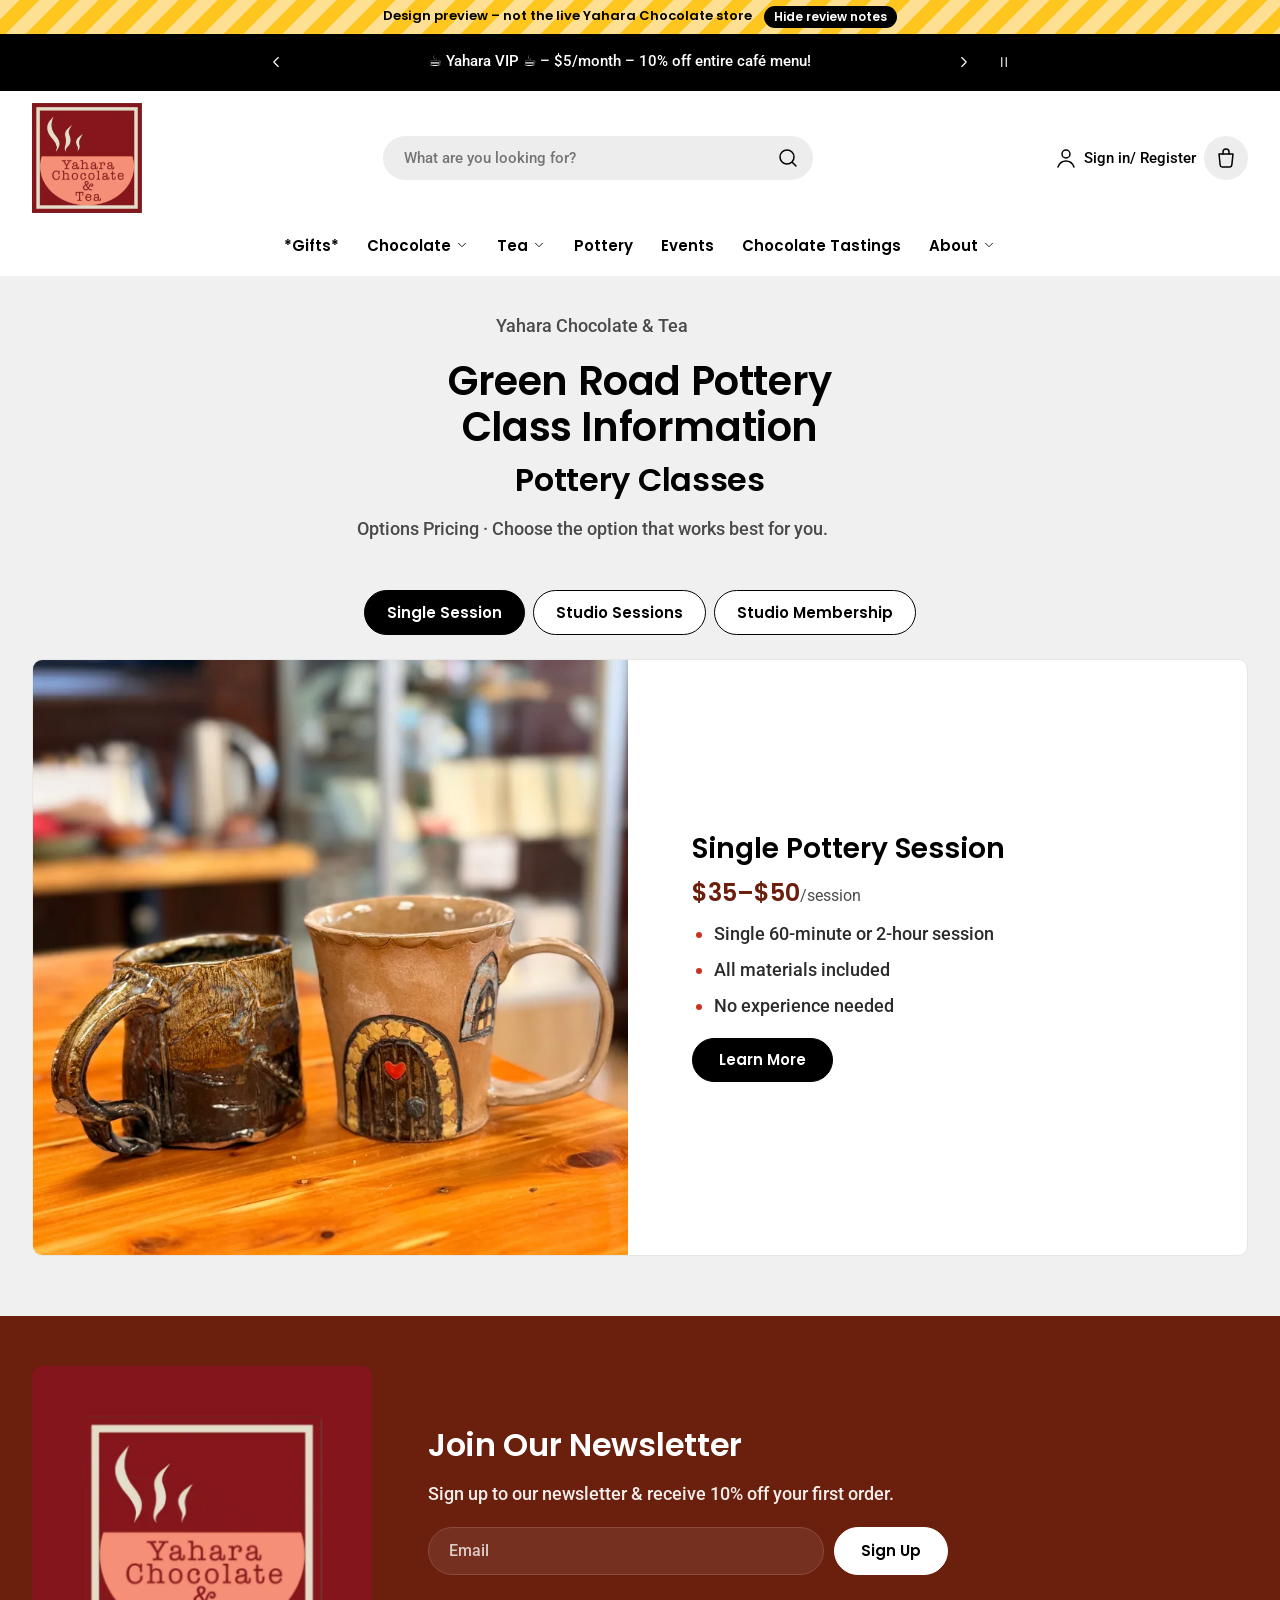
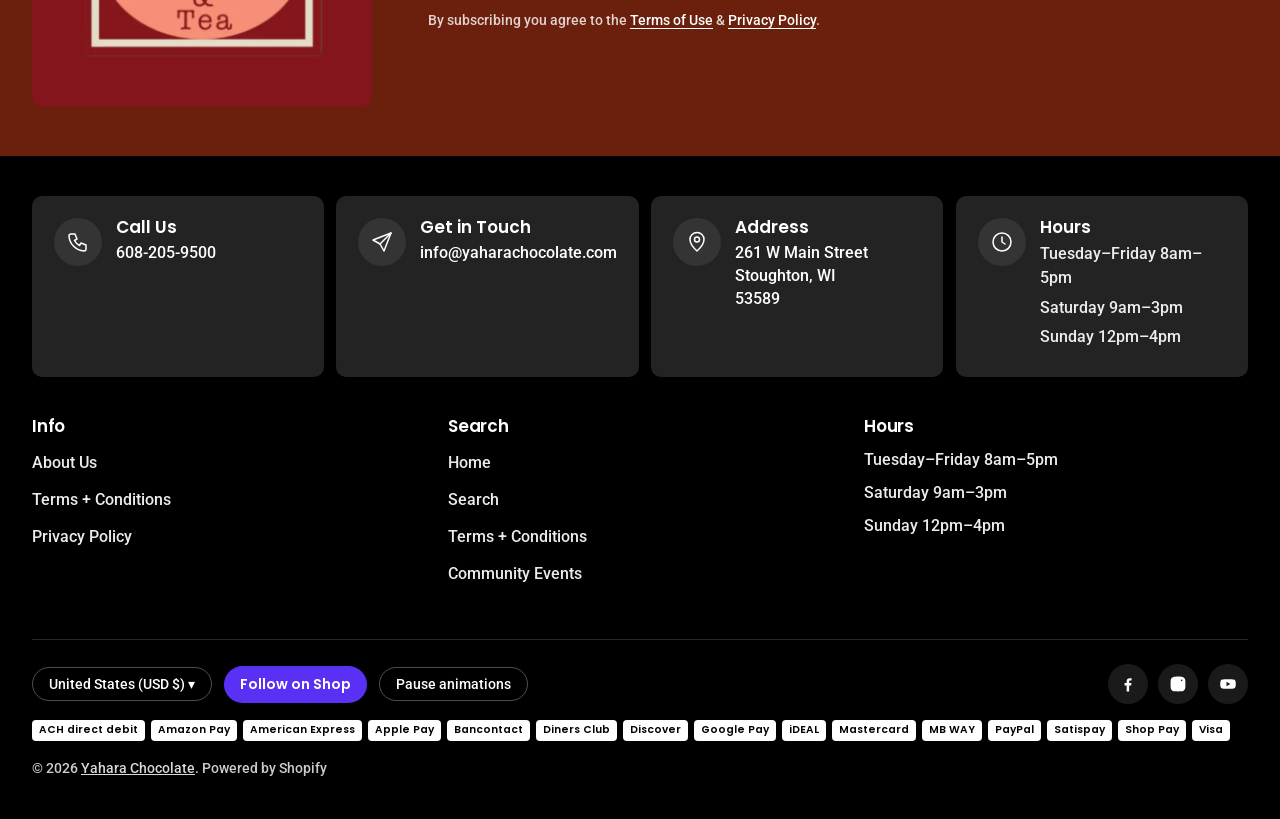
<file: pottery.html>
<!doctype html>
<html lang="en">
<head>
<meta charset="utf-8">
<meta name="viewport" content="width=device-width, initial-scale=1">
<meta name="robots" content="noindex, nofollow">
<title>Green Road Pottery Class Information – Yahara Chocolate</title>
<meta name="description" content="Yahara Chocolate &amp; Tea Pottery Classes Options Pricing Choose the option that works best for you. Single Session $35-$50 / session Single 60-minute or 2 hour session All materials included No experience needed">
<link rel="icon" href="img/favicon-32.png" sizes="32x32"><link rel="apple-touch-icon" href="img/favicon-180.png">
<link rel="preload" href="fonts/poppins-latin-600-normal.woff2" as="font" type="font/woff2" crossorigin>
<link rel="preload" href="fonts/roboto-latin-500-normal.woff2" as="font" type="font/woff2" crossorigin>
<link rel="stylesheet" href="css/tokens.css"><link rel="stylesheet" href="css/base.css"><link rel="stylesheet" href="css/sections.css">
<script>document.documentElement.classList.add('js')</script>
<!-- LocalBusiness JSON-LD (§11). openingHoursSpecification and geo are left out until hours and lat/lng are confirmed. -->
<script type="application/ld+json">{"@context": "https://schema.org", "@type": ["Store", "CafeOrCoffeeShop"], "name": "Yahara Chocolate & Tea", "alternateName": "Yahara Chocolate", "url": "https://yaharachocolate.com/", "telephone": "+1-608-205-9500", "email": "info@yaharachocolate.com", "address": {"@type": "PostalAddress", "streetAddress": "261 W Main Street", "addressLocality": "Stoughton", "addressRegion": "WI", "postalCode": "53589", "addressCountry": "US"}, "sameAs": ["https://www.facebook.com/yaharachocolate", "https://www.instagram.com/yaharachocolate/", "https://www.youtube.com/@yaharachocolate3227"]}</script>
</head>
<body>
<a class="skip-link" href="#MainContent">Skip To Content</a>
<div class="preview-ribbon" role="note">Design preview – not the live Yahara Chocolate store <button type="button" data-notes-toggle aria-pressed="false">Hide review notes</button></div>
<div class="announcement scheme-inverse" role="region" aria-label="Announcements">
  <div class="container">
    <button type="button" data-ann-prev aria-label="Previous announcement"><svg class="icon" viewBox="0 0 24 24" aria-hidden="true" focusable="false"><path d="M15 6l-6 6 6 6"/></svg></button>
    <div class="announcement__track" aria-live="polite"><div class="announcement__slide is-active"><a href="https://yaharachocolate.com/products/yahara-vip-1" target="_blank" rel="noopener">☕️ Yahara VIP ☕️ – $5/month – 10% off entire café menu!</a></div><div class="announcement__slide" aria-hidden="true"><a href="https://yaharachocolate.com/products/chocolate-of-the-month-club" target="_blank" rel="noopener">🍫 Chocolate of the Month Club 🍫 – The Perfect Gift!</a></div></div>
    <button type="button" data-ann-next aria-label="Next announcement"><svg class="icon" viewBox="0 0 24 24" aria-hidden="true" focusable="false"><path d="M9 6l6 6-6 6"/></svg></button>
    <button type="button" data-ann-pause aria-pressed="false" aria-label="Pause announcements"><svg class="icon" viewBox="0 0 24 24" aria-hidden="true" focusable="false"><path d="M9 6v12M15 6v12"/></svg></button>
  </div>
</div>

<header class="site-header" id="site-header">
  <div class="container">
    <div class="header__top">
      <button class="hamburger" type="button" data-open="menu-drawer" aria-controls="menu-drawer" aria-label="Open menu"><span aria-hidden="true"><span></span><span></span><span></span></span></button>
      <a class="header__logo" href="index.html" aria-label="Yahara Chocolate &amp; Tea – Home"><img src="img/brand/untitled-design-f2acf8fe-1d14-4453-bab1-a37268a3ed3d-400w.webp" srcset="img/brand/untitled-design-f2acf8fe-1d14-4453-bab1-a37268a3ed3d-400w.webp 400w, img/brand/untitled-design-f2acf8fe-1d14-4453-bab1-a37268a3ed3d-800w.webp 800w, img/brand/untitled-design-f2acf8fe-1d14-4453-bab1-a37268a3ed3d-1080w.webp 1080w" sizes="110px" alt="Yahara Chocolate &amp; Tea" width="1080" height="1080" loading="eager" decoding="async"></a>
      <form class="header__search" role="search" action="https://yaharachocolate.com/search" target="_blank">
        <label class="visually-hidden" for="q">Search</label>
        <input id="q" type="search" name="q" placeholder="What are you looking for?" autocomplete="off">
        <button type="submit" aria-label="Search"><svg class="icon" viewBox="0 0 24 24" aria-hidden="true" focusable="false"><circle cx="11" cy="11" r="7"/><path d="M20 20l-3.5-3.5"/></svg></button>
      </form>
      <div class="header__actions">
        <a href="https://yaharachocolate.com/account/login" target="_blank" rel="noopener"><svg class="icon" viewBox="0 0 24 24" aria-hidden="true" focusable="false"><circle cx="12" cy="8" r="4"/><path d="M4 21c1.5-4 4.5-6 8-6s6.5 2 8 6"/></svg><span class="account-label">Sign in/ Register</span><span class="visually-hidden"> (opens live store)</span></a>
        <button class="cart-btn" type="button" data-open="cart-drawer" aria-controls="cart-drawer"><svg class="icon" viewBox="0 0 24 24" aria-hidden="true" focusable="false"><path d="M5 8h14l-1.2 11.2a2 2 0 0 1-2 1.8H8.2a2 2 0 0 1-2-1.8L5 8z"/><path d="M9 8V6a3 3 0 0 1 6 0v2"/></svg><span class="visually-hidden">Cart</span><span class="cart-count" hidden>0</span></button>
      </div>
    </div>
    <nav class="nav" aria-label="Main"><ul class="nav__list"><li><a href="https://yaharachocolate.com/collections/gift-collections" class="nav__link reversed-link" target="_blank" rel="noopener">*Gifts*</a></li><li class="nav__item" data-dropdown><button class="nav__link" type="button" aria-expanded="false" aria-haspopup="true">Chocolate <svg class="icon" viewBox="0 0 24 24" aria-hidden="true" focusable="false"><path d="M6 9l6 6 6-6"/></svg></button><ul class="dropdown dropdown--mega"><li><a href="https://yaharachocolate.com/pages/yahara-custom-chocolate" target="_blank" rel="noopener"><span>Yahara Custom Chocolate</span></a></li><li><a href="collection.html"><span>All Chocolate</span></a></li><li><a href="https://yaharachocolate.com/collections/yahara-made" target="_blank" rel="noopener"><span>Yahara Made</span></a></li><li><a href="https://yaharachocolate.com/collections/dark-chocolate" target="_blank" rel="noopener"><span>Dark Chocolate</span></a></li><li><a href="https://yaharachocolate.com/collections/milk-chocolate" target="_blank" rel="noopener"><span>Milk Chocolate</span></a></li><li><a href="https://yaharachocolate.com/collections/white-chocolate" target="_blank" rel="noopener"><span>White Chocolate</span></a></li><li><a href="https://yaharachocolate.com/collections/yahara-made" target="_blank" rel="noopener"><span>Yahara</span></a></li><li><a href="https://yaharachocolate.com/collections/mayana" target="_blank" rel="noopener"><span>Mayana</span></a></li><li><a href="https://yaharachocolate.com/collections/alternative-sugar" target="_blank" rel="noopener"><span>Alternative Sugar</span></a></li><li><a href="https://yaharachocolate.com/collections/dairy-free" target="_blank" rel="noopener"><span>Dairy-Free</span></a></li><li><a href="https://yaharachocolate.com/collections/confections" target="_blank" rel="noopener"><span>Confections</span></a></li><li><a href="https://yaharachocolate.com/collections/bird-friendly-chocolate" target="_blank" rel="noopener"><span>Bird Friendly Chocolate</span></a></li></ul></li><li class="nav__item" data-dropdown><button class="nav__link" type="button" aria-expanded="false" aria-haspopup="true">Tea <svg class="icon" viewBox="0 0 24 24" aria-hidden="true" focusable="false"><path d="M6 9l6 6 6-6"/></svg></button><ul class="dropdown"><li><a href="https://yaharachocolate.com/collections/tea" target="_blank" rel="noopener"><span>Loose Leaf Tea</span></a></li><li><a href="https://yaharachocolate.com/blogs/gong-fu-tea" target="_blank" rel="noopener"><span>Gong Fu Tea</span></a></li></ul></li><li><a href="pottery.html" class="nav__link reversed-link" aria-current="page">Pottery</a></li><li><a href="events.html" class="nav__link reversed-link">Events</a></li><li><a href="chocolate-tastings.html" class="nav__link reversed-link">Chocolate Tastings</a></li><li class="nav__item" data-dropdown><button class="nav__link" type="button" aria-expanded="false" aria-haspopup="true">About <svg class="icon" viewBox="0 0 24 24" aria-hidden="true" focusable="false"><path d="M6 9l6 6 6-6"/></svg></button><ul class="dropdown"><li><a href="cafe.html"><span>Cafe</span></a></li><li><a href="https://yaharachocolate.com/blogs/recipes" target="_blank" rel="noopener"><span>Recipes</span></a></li></ul></li></ul></nav>
  </div>
</header>
<div class="drawer drawer--left" id="menu-drawer" role="dialog" aria-modal="true" aria-label="Menu" aria-hidden="true" tabindex="-1">
  <div class="drawer__head"><h2>Menu</h2><button class="close-btn" type="button" data-close aria-label="Close menu"><svg class="icon" viewBox="0 0 24 24" aria-hidden="true" focusable="false"><path d="M6 6l12 12M18 6L6 18"/></svg></button></div>
  <div class="drawer__body mobile-nav"><a href="https://yaharachocolate.com/collections/gift-collections" target="_blank" rel="noopener">*Gifts*</a><details><summary>Chocolate <svg class="icon" viewBox="0 0 24 24" aria-hidden="true" focusable="false"><path d="M6 9l6 6 6-6"/></svg></summary><ul><li><a href="https://yaharachocolate.com/pages/yahara-custom-chocolate" target="_blank" rel="noopener">Yahara Custom Chocolate</a></li><li><a href="collection.html">All Chocolate</a></li><li><a href="https://yaharachocolate.com/collections/yahara-made" target="_blank" rel="noopener">Yahara Made</a></li><li><a href="https://yaharachocolate.com/collections/dark-chocolate" target="_blank" rel="noopener">Dark Chocolate</a></li><li><a href="https://yaharachocolate.com/collections/milk-chocolate" target="_blank" rel="noopener">Milk Chocolate</a></li><li><a href="https://yaharachocolate.com/collections/white-chocolate" target="_blank" rel="noopener">White Chocolate</a></li><li><a href="https://yaharachocolate.com/collections/yahara-made" target="_blank" rel="noopener">Yahara</a></li><li><a href="https://yaharachocolate.com/collections/mayana" target="_blank" rel="noopener">Mayana</a></li><li><a href="https://yaharachocolate.com/collections/alternative-sugar" target="_blank" rel="noopener">Alternative Sugar</a></li><li><a href="https://yaharachocolate.com/collections/dairy-free" target="_blank" rel="noopener">Dairy-Free</a></li><li><a href="https://yaharachocolate.com/collections/confections" target="_blank" rel="noopener">Confections</a></li><li><a href="https://yaharachocolate.com/collections/bird-friendly-chocolate" target="_blank" rel="noopener">Bird Friendly Chocolate</a></li></ul></details><details><summary>Tea <svg class="icon" viewBox="0 0 24 24" aria-hidden="true" focusable="false"><path d="M6 9l6 6 6-6"/></svg></summary><ul><li><a href="https://yaharachocolate.com/collections/tea" target="_blank" rel="noopener">Loose Leaf Tea</a></li><li><a href="https://yaharachocolate.com/blogs/gong-fu-tea" target="_blank" rel="noopener">Gong Fu Tea</a></li></ul></details><a href="pottery.html">Pottery</a><a href="events.html">Events</a><a href="chocolate-tastings.html">Chocolate Tastings</a><details><summary>About <svg class="icon" viewBox="0 0 24 24" aria-hidden="true" focusable="false"><path d="M6 9l6 6 6-6"/></svg></summary><ul><li><a href="cafe.html">Cafe</a></li><li><a href="https://yaharachocolate.com/blogs/recipes" target="_blank" rel="noopener">Recipes</a></li></ul></details>
    <a href="about.html">About Us</a>
    <div class="mobile-nav__extra"><ul class="socials"><li><a href="https://www.facebook.com/yaharachocolate" target="_blank" rel="noopener"><svg viewBox="0 0 24 24" aria-hidden="true"><path d="M13.5 22v-8h2.7l.4-3.2h-3.1v-2c0-.9.3-1.6 1.6-1.6h1.7V4.3c-.3 0-1.3-.1-2.5-.1-2.5 0-4.1 1.5-4.1 4.2v2.4H7.4V14h2.8v8h3.3z"/></svg><span class="visually-hidden">Facebook</span></a></li><li><a href="https://www.instagram.com/yaharachocolate/" target="_blank" rel="noopener"><svg viewBox="0 0 24 24" aria-hidden="true"><path d="M12 7.3A4.7 4.7 0 1 0 12 16.7 4.7 4.7 0 0 0 12 7.3zm0 7.7a3 3 0 1 1 0-6 3 3 0 0 1 0 6zm6-7.9a1.1 1.1 0 1 1-2.2 0 1.1 1.1 0 0 1 2.2 0zM21.9 8.1c-.1-1.6-.4-3-1.6-4.2S17.6 2.3 16 2.2C14.3 2.1 9.7 2.1 8 2.2c-1.6.1-3 .4-4.2 1.6S2.3 6.4 2.2 8c-.1 1.7-.1 6.3 0 8 .1 1.6.4 3 1.6 4.2s2.6 1.5 4.2 1.6c1.7.1 6.3.1 8 0 1.6-.1 3-.4 4.2-1.6s1.5-2.6 1.6-4.2c.1-1.7.1-6.3 0-8z"/></svg><span class="visually-hidden">Instagram</span></a></li><li><a href="https://www.youtube.com/@yaharachocolate3227" target="_blank" rel="noopener"><svg viewBox="0 0 24 24" aria-hidden="true"><path d="M22 8.2a3 3 0 0 0-2.1-2.1C18 5.6 12 5.6 12 5.6s-6 0-7.9.5A3 3 0 0 0 2 8.2 31 31 0 0 0 1.6 12 31 31 0 0 0 2 15.8a3 3 0 0 0 2.1 2.1c1.9.5 7.9.5 7.9.5s6 0 7.9-.5a3 3 0 0 0 2.1-2.1c.4-1.2.4-3.8.4-3.8s0-2.6-.4-3.8zM10 15V9l5.2 3L10 15z"/></svg><span class="visually-hidden">YouTube</span></a></li></ul></div>
    <p style="margin-top:16px;font-size:1.4rem;color:var(--subtext)">Country/region: <b>United States (USD $)</b></p>
  </div>
</div>
<main id="MainContent" tabindex="-1">

<section class="scheme-1 page-hero"><div class="container rte" style="max-width:780px;text-align:center">
  <p class="eyebrow-text">Yahara Chocolate &amp; Tea</p>
  <h1 data-motion="fade-up">Green Road Pottery Class Information</h1>
  <h2 data-motion="fade-up">Pottery Classes</h2>
  <p data-motion="fade-up">Options Pricing · Choose the option that works best for you.</p>

</div></section>
<section class="scheme-1 section" style="--pt:20px;--pb:60px"><div class="container">
  <div class="tablist" role="tablist" aria-label="Pottery class options"><button class="tab" type="button" role="tab" id="tab-single" aria-controls="panel-single" aria-selected="true" tabindex="0">Single Session</button><button class="tab" type="button" role="tab" id="tab-studio" aria-controls="panel-studio" aria-selected="false" tabindex="-1">Studio Sessions</button><button class="tab" type="button" role="tab" id="tab-member" aria-controls="panel-member" aria-selected="false" tabindex="-1">Studio Membership</button></div>
  <div class="tabpanel" role="tabpanel" id="panel-single" aria-labelledby="tab-single">
<div class="tabpanel__img"><img src="img/pottery/img-3552-c7542c1f-d89b-4e23-a9e5-8ab32b30693b-800w.webp" srcset="img/pottery/img-3552-c7542c1f-d89b-4e23-a9e5-8ab32b30693b-400w.webp 400w, img/pottery/img-3552-c7542c1f-d89b-4e23-a9e5-8ab32b30693b-800w.webp 800w, img/pottery/img-3552-c7542c1f-d89b-4e23-a9e5-8ab32b30693b-1200w.webp 1200w, img/pottery/img-3552-c7542c1f-d89b-4e23-a9e5-8ab32b30693b-1600w.webp 1600w" sizes="(min-width:990px) 40vw, 100vw" alt="Green Road Pottery class" width="4284" height="5712" loading="lazy" decoding="async"></div>
<div class="tabpanel__body"><h3>Single Pottery Session</h3><p class="price-line">$35–$50<small>/session</small></p><ul><li>Single 60-minute or 2-hour session</li><li>All materials included</li><li>No experience needed</li></ul><a href="https://yaharachocolate.com/products/single-session-pottery-class" class="btn btn--black" target="_blank" rel="noopener">Learn More</a></div></div><div class="tabpanel" role="tabpanel" id="panel-studio" aria-labelledby="tab-studio" hidden>
<div class="tabpanel__img"><img src="img/pottery/img-3553-800w.webp" srcset="img/pottery/img-3553-400w.webp 400w, img/pottery/img-3553-800w.webp 800w, img/pottery/img-3553-1200w.webp 1200w, img/pottery/img-3553-1600w.webp 1600w" sizes="(min-width:990px) 40vw, 100vw" alt="Green Road Pottery class" width="4284" height="5712" loading="lazy" decoding="async"></div>
<div class="tabpanel__body"><h3>Studio Sessions</h3><p class="price-line">$300<small>/6 sessions</small></p><ul><li>6 scheduled sessions</li><li>All materials &amp; firing included</li><li>Wheel &amp; hand building</li></ul><a href="https://yaharachocolate.com/products/studio-pottery-class" class="btn btn--black" target="_blank" rel="noopener">Learn More</a></div></div><div class="tabpanel" role="tabpanel" id="panel-member" aria-labelledby="tab-member" hidden>
<div class="tabpanel__img"><img src="img/pottery/img-3554-800w.webp" srcset="img/pottery/img-3554-400w.webp 400w, img/pottery/img-3554-800w.webp 800w, img/pottery/img-3554-1200w.webp 1200w, img/pottery/img-3554-1600w.webp 1600w" sizes="(min-width:990px) 40vw, 100vw" alt="Green Road Pottery class" width="3024" height="4032" loading="lazy" decoding="async"></div>
<div class="tabpanel__body"><h3>Studio Membership</h3><p class="price-line">$60<small>/month or $600/year</small></p><ul><li>Ongoing studio access</li><li>Materials included</li><li>Firing additional cost</li></ul><a href="https://yaharachocolate.com/products/studio-pottery-monthly-membership" class="btn btn--black" target="_blank" rel="noopener">Learn More</a></div></div>

</div></section>
</main>
<section class="newsletter scheme-3 section" style="--pt:50px;--pb:50px" aria-labelledby="nl-h">
  <div class="container newsletter__grid">
    <div class="newsletter__art" data-motion="zoom-out-sm"><img src="img/brand/untitled-design-f2acf8fe-1d14-4453-bab1-a37268a3ed3d-400w.webp" srcset="img/brand/untitled-design-f2acf8fe-1d14-4453-bab1-a37268a3ed3d-400w.webp 400w, img/brand/untitled-design-f2acf8fe-1d14-4453-bab1-a37268a3ed3d-800w.webp 800w, img/brand/untitled-design-f2acf8fe-1d14-4453-bab1-a37268a3ed3d-1080w.webp 1080w" sizes="240px" alt="" width="1080" height="1080" loading="lazy" decoding="async"></div>
    <div data-motion="fade-up">
      <h2 id="nl-h">Join Our Newsletter</h2>
      <p>Sign up to our newsletter &amp; receive 10% off your first order.</p>
      <form class="nl-form" data-demo-form="Thanks for subscribing! (Demo only – nothing was sent.)" novalidate>
        <label><span class="visually-hidden">Email</span><input type="email" name="contact[email]" placeholder="Email" autocomplete="email" required></label>
        <input type="hidden" name="contact[tags]" value="newsletter">
        <button class="btn btn--white" type="submit">Sign Up</button>
      </form>
      <p class="nl-status" role="status"></p>
      <p class="fine">By subscribing you agree to the <a class="link" href="https://yaharachocolate.com/policies/terms-of-service" target="_blank" rel="noopener">Terms of Use</a> &amp; <a class="link" href="https://yaharachocolate.com/policies/privacy-policy" target="_blank" rel="noopener">Privacy Policy</a>.</p>
    </div>
  </div>
</section>
<section class="scheme-inverse section" style="--pt:40px;--pb:0px" aria-label="Contact information">
  <div class="container"><div class="contact-cards" data-stagger>
    <div class="contact-card" data-motion="fade-up"><span class="icon-wrap"><svg class="icon" viewBox="0 0 24 24" aria-hidden="true" focusable="false"><path d="M5 4h4l2 5-2.5 1.5a11 11 0 0 0 5 5L15 13l5 2v4a2 2 0 0 1-2 2A16 16 0 0 1 3 6a2 2 0 0 1 2-2z"/></svg></span><div><h3>Call Us</h3><p class="tabular"><a href="tel:+16082059500">608-205-9500</a></p></div></div>
    <div class="contact-card" data-motion="fade-up"><span class="icon-wrap"><svg class="icon" viewBox="0 0 24 24" aria-hidden="true" focusable="false"><path d="M21 3L10 14"/><path d="M21 3l-7 18-4-7-7-4 18-7z"/></svg></span><div><h3>Get in Touch</h3><p><a href="mailto:info@yaharachocolate.com">info@yaharachocolate.com</a></p></div></div>
    <div class="contact-card" data-motion="fade-up"><span class="icon-wrap"><svg class="icon" viewBox="0 0 24 24" aria-hidden="true" focusable="false"><path d="M12 21s-7-6.2-7-11.5a7 7 0 0 1 14 0C19 14.8 12 21 12 21z"/><circle cx="12" cy="9.5" r="2.5"/></svg></span><div><h3>Address</h3><p><a href="https://www.google.com/maps/dir/?api=1&amp;destination=261+W+Main+Street%2C+Stoughton%2C+WI+53589" target="_blank" rel="noopener">261 W Main Street<br>Stoughton, WI<br>53589</a></p></div></div>
    <div class="contact-card" data-motion="fade-up"><span class="icon-wrap"><svg class="icon" viewBox="0 0 24 24" aria-hidden="true" focusable="false"><circle cx="12" cy="12" r="9"/><path d="M12 7v5l3 2"/></svg></span><div><h3>Hours</h3><ul class="hours" style="font-size:1.55rem;color:rgba(255,255,255,.92)"><li>Tuesday–Friday 8am–5pm</li><li>Saturday 9am–3pm</li><li>Sunday 12pm–4pm</li></ul></div></div>
  </div></div>
</section>
<footer class="site-footer scheme-inverse">
  <div class="container">
    <div class="footer__grid"><div class="footer__col"><details open><summary><h2>Info</h2><svg class="icon" viewBox="0 0 24 24" aria-hidden="true" focusable="false"><path d="M6 9l6 6 6-6"/></svg></summary><div class="acc-body"><ul><li><a href="about.html" class="reversed-link">About Us</a></li><li><a href="https://yaharachocolate.com/pages/terms-conditions" class="reversed-link" target="_blank" rel="noopener">Terms + Conditions</a></li><li><a href="https://yaharachocolate.com/pages/privacy-policy" class="reversed-link" target="_blank" rel="noopener">Privacy Policy</a></li></ul></div></details></div><div class="footer__col"><details open><summary><h2>Search</h2><svg class="icon" viewBox="0 0 24 24" aria-hidden="true" focusable="false"><path d="M6 9l6 6 6-6"/></svg></summary><div class="acc-body"><ul><li><a href="index.html" class="reversed-link">Home</a></li><li><a href="https://yaharachocolate.com/search" class="reversed-link" target="_blank" rel="noopener">Search</a></li><li><a href="https://yaharachocolate.com/pages/terms-conditions" class="reversed-link" target="_blank" rel="noopener">Terms + Conditions</a></li><li><a class="reversed-link" href="https://www.downtownstoughton.com/calendar/" target="_blank" rel="noopener">Community Events</a></li></ul></div></details></div><div class="footer__col"><details open><summary><h2>Hours</h2><svg class="icon" viewBox="0 0 24 24" aria-hidden="true" focusable="false"><path d="M6 9l6 6 6-6"/></svg></summary><div class="acc-body"><ul class="hours" style="color:rgba(255,255,255,.92);font-size:1.55rem"><li>Tuesday–Friday 8am–5pm</li><li>Saturday 9am–3pm</li><li>Sunday 12pm–4pm</li></ul></div></details></div></div>
    <div class="footer__bottom">
      <div style="display:flex;gap:12px;flex-wrap:wrap;align-items:center"><button class="region-btn" type="button" aria-label="Country/region: United States (USD $)">United States (USD $) ▾</button><button class="shop-follow" type="button" title="Shop app follow button (rendered by Shopify on the live theme)">Follow on Shop</button><button class="pill-btn" type="button" data-motion-toggle aria-pressed="false">Pause animations</button></div>
      <ul class="socials"><li><a href="https://www.facebook.com/yaharachocolate" target="_blank" rel="noopener"><svg viewBox="0 0 24 24" aria-hidden="true"><path d="M13.5 22v-8h2.7l.4-3.2h-3.1v-2c0-.9.3-1.6 1.6-1.6h1.7V4.3c-.3 0-1.3-.1-2.5-.1-2.5 0-4.1 1.5-4.1 4.2v2.4H7.4V14h2.8v8h3.3z"/></svg><span class="visually-hidden">Facebook</span></a></li><li><a href="https://www.instagram.com/yaharachocolate/" target="_blank" rel="noopener"><svg viewBox="0 0 24 24" aria-hidden="true"><path d="M12 7.3A4.7 4.7 0 1 0 12 16.7 4.7 4.7 0 0 0 12 7.3zm0 7.7a3 3 0 1 1 0-6 3 3 0 0 1 0 6zm6-7.9a1.1 1.1 0 1 1-2.2 0 1.1 1.1 0 0 1 2.2 0zM21.9 8.1c-.1-1.6-.4-3-1.6-4.2S17.6 2.3 16 2.2C14.3 2.1 9.7 2.1 8 2.2c-1.6.1-3 .4-4.2 1.6S2.3 6.4 2.2 8c-.1 1.7-.1 6.3 0 8 .1 1.6.4 3 1.6 4.2s2.6 1.5 4.2 1.6c1.7.1 6.3.1 8 0 1.6-.1 3-.4 4.2-1.6s1.5-2.6 1.6-4.2c.1-1.7.1-6.3 0-8z"/></svg><span class="visually-hidden">Instagram</span></a></li><li><a href="https://www.youtube.com/@yaharachocolate3227" target="_blank" rel="noopener"><svg viewBox="0 0 24 24" aria-hidden="true"><path d="M22 8.2a3 3 0 0 0-2.1-2.1C18 5.6 12 5.6 12 5.6s-6 0-7.9.5A3 3 0 0 0 2 8.2 31 31 0 0 0 1.6 12 31 31 0 0 0 2 15.8a3 3 0 0 0 2.1 2.1c1.9.5 7.9.5 7.9.5s6 0 7.9-.5a3 3 0 0 0 2.1-2.1c.4-1.2.4-3.8.4-3.8s0-2.6-.4-3.8zM10 15V9l5.2 3L10 15z"/></svg><span class="visually-hidden">YouTube</span></a></li></ul>
    </div>
    <div class="footer__bottom" style="border-top:0;margin-top:16px;padding-top:0">
      <ul class="pay-icons" aria-label="Payment methods"><li>ACH direct debit</li><li>Amazon Pay</li><li>American Express</li><li>Apple Pay</li><li>Bancontact</li><li>Diners Club</li><li>Discover</li><li>Google Pay</li><li>iDEAL</li><li>Mastercard</li><li>MB WAY</li><li>PayPal</li><li>Satispay</li><li>Shop Pay</li><li>Visa</li></ul>
      <p style="margin:0">© 2026 <a href="index.html">Yahara Chocolate</a>. Powered by Shopify</p>
    </div>
  </div>
</footer>
<div class="overlay" aria-hidden="true"></div>
<div class="drawer drawer--right" id="cart-drawer" role="dialog" aria-modal="true" aria-label="Cart" aria-hidden="true" tabindex="-1">
  <div class="drawer__head"><h2>Cart</h2><button class="close-btn" type="button" data-close aria-label="Close cart"><svg class="icon" viewBox="0 0 24 24" aria-hidden="true" focusable="false"><path d="M6 6l12 12M18 6L6 18"/></svg></button></div>
  <div class="drawer__body">
    <p class="demo-note">Demo only – checkout disabled. This is a design preview, not the live store.</p>
    <div class="ship-bar"><span id="ship-msg">All orders over $85 are delivered to your doorstep at no extra charge.</span><div class="ship-bar__track"><div class="ship-bar__fill"></div></div></div>
    <div id="cart-lines" aria-live="polite"></div>
    <details style="margin-top:14px"><summary style="cursor:pointer;font:600 1.5rem var(--font-heading)">Order note</summary><textarea aria-label="Order note" style="width:100%;margin-top:8px;border:1px solid var(--border);border-radius:1rem;padding:10px;font:inherit;font-size:1.5rem"></textarea></details>
  </div>
  <div class="drawer__foot">
    <div class="subtotal"><span>Subtotal</span><span id="cart-subtotal" class="tabular">$0.00</span></div>
    <button class="btn btn--black btn--full" type="button" data-checkout>Check out</button>
    <p id="checkout-note" role="status" style="font-size:1.4rem;color:var(--red);margin:8px 0 0;min-height:1.3em"></p>
  </div>
</div>

<script src="js/preview.js" defer></script>
</body>
</html>
</file>
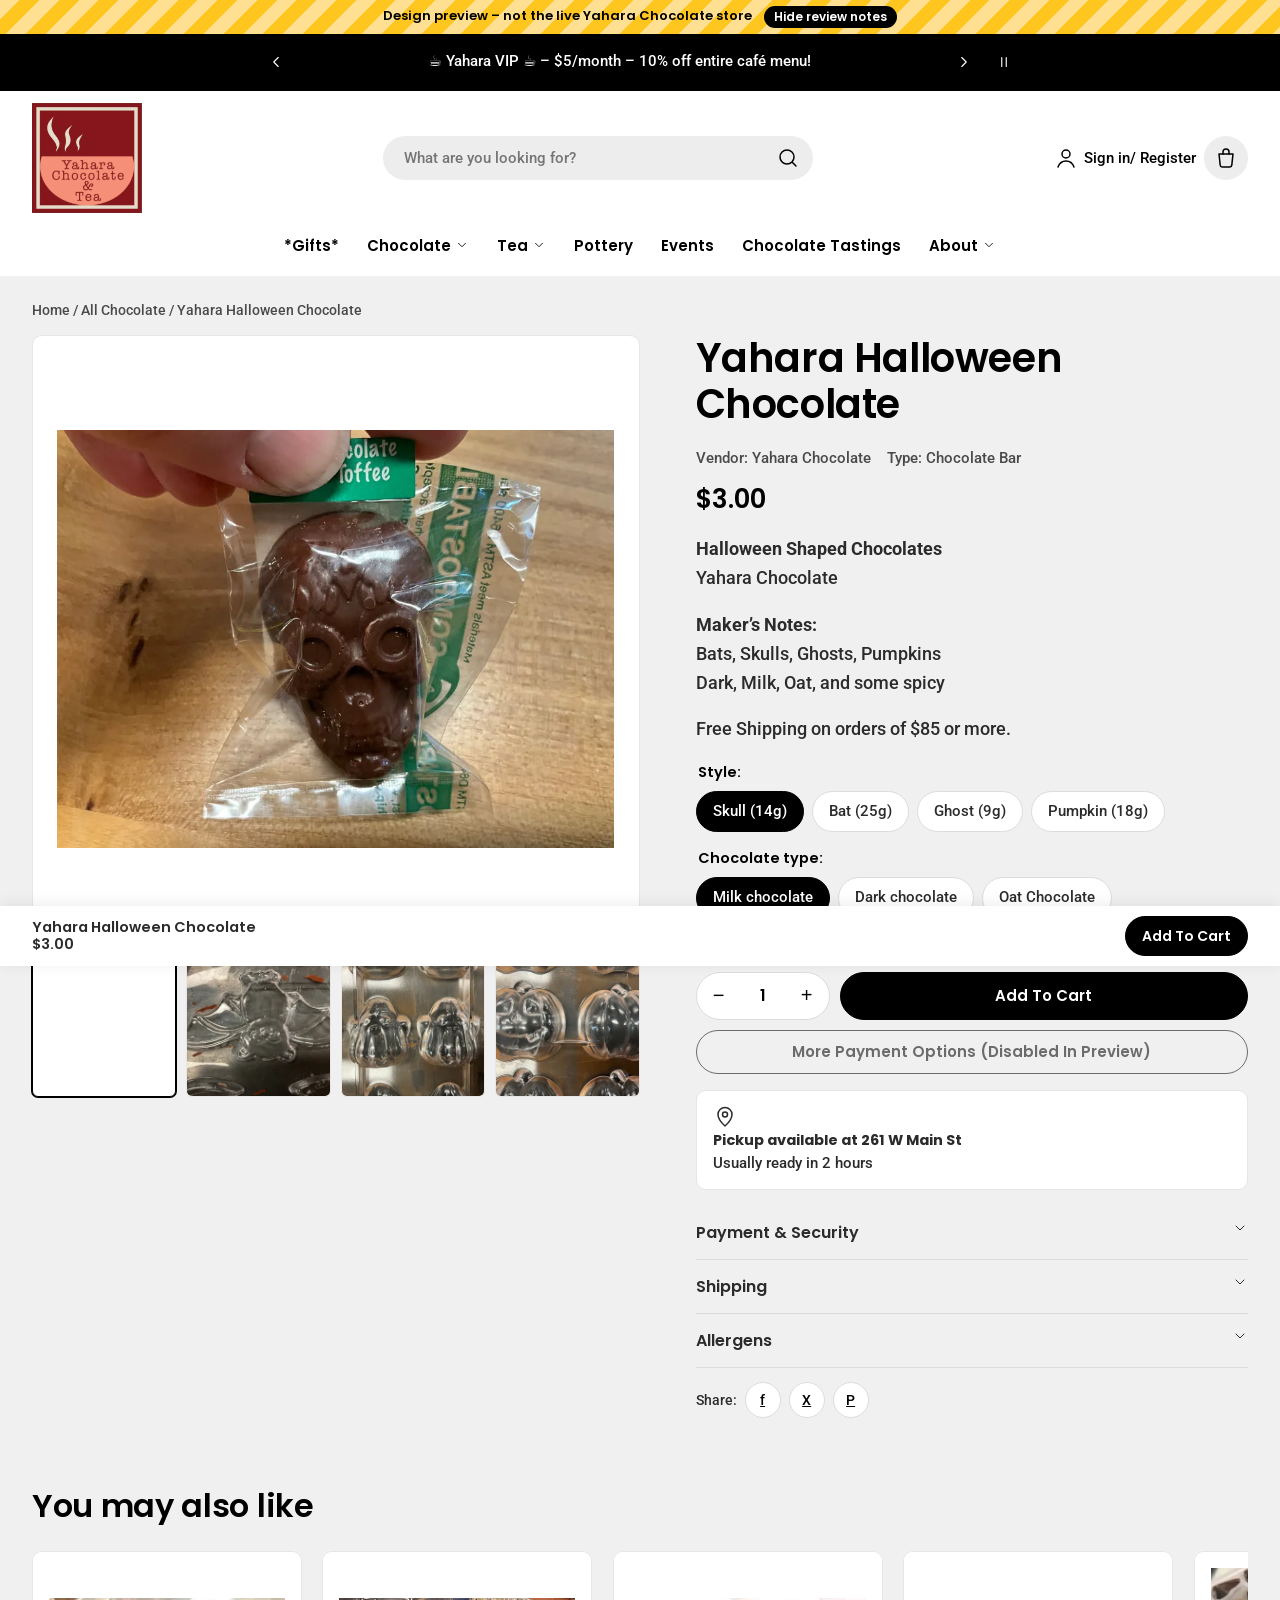
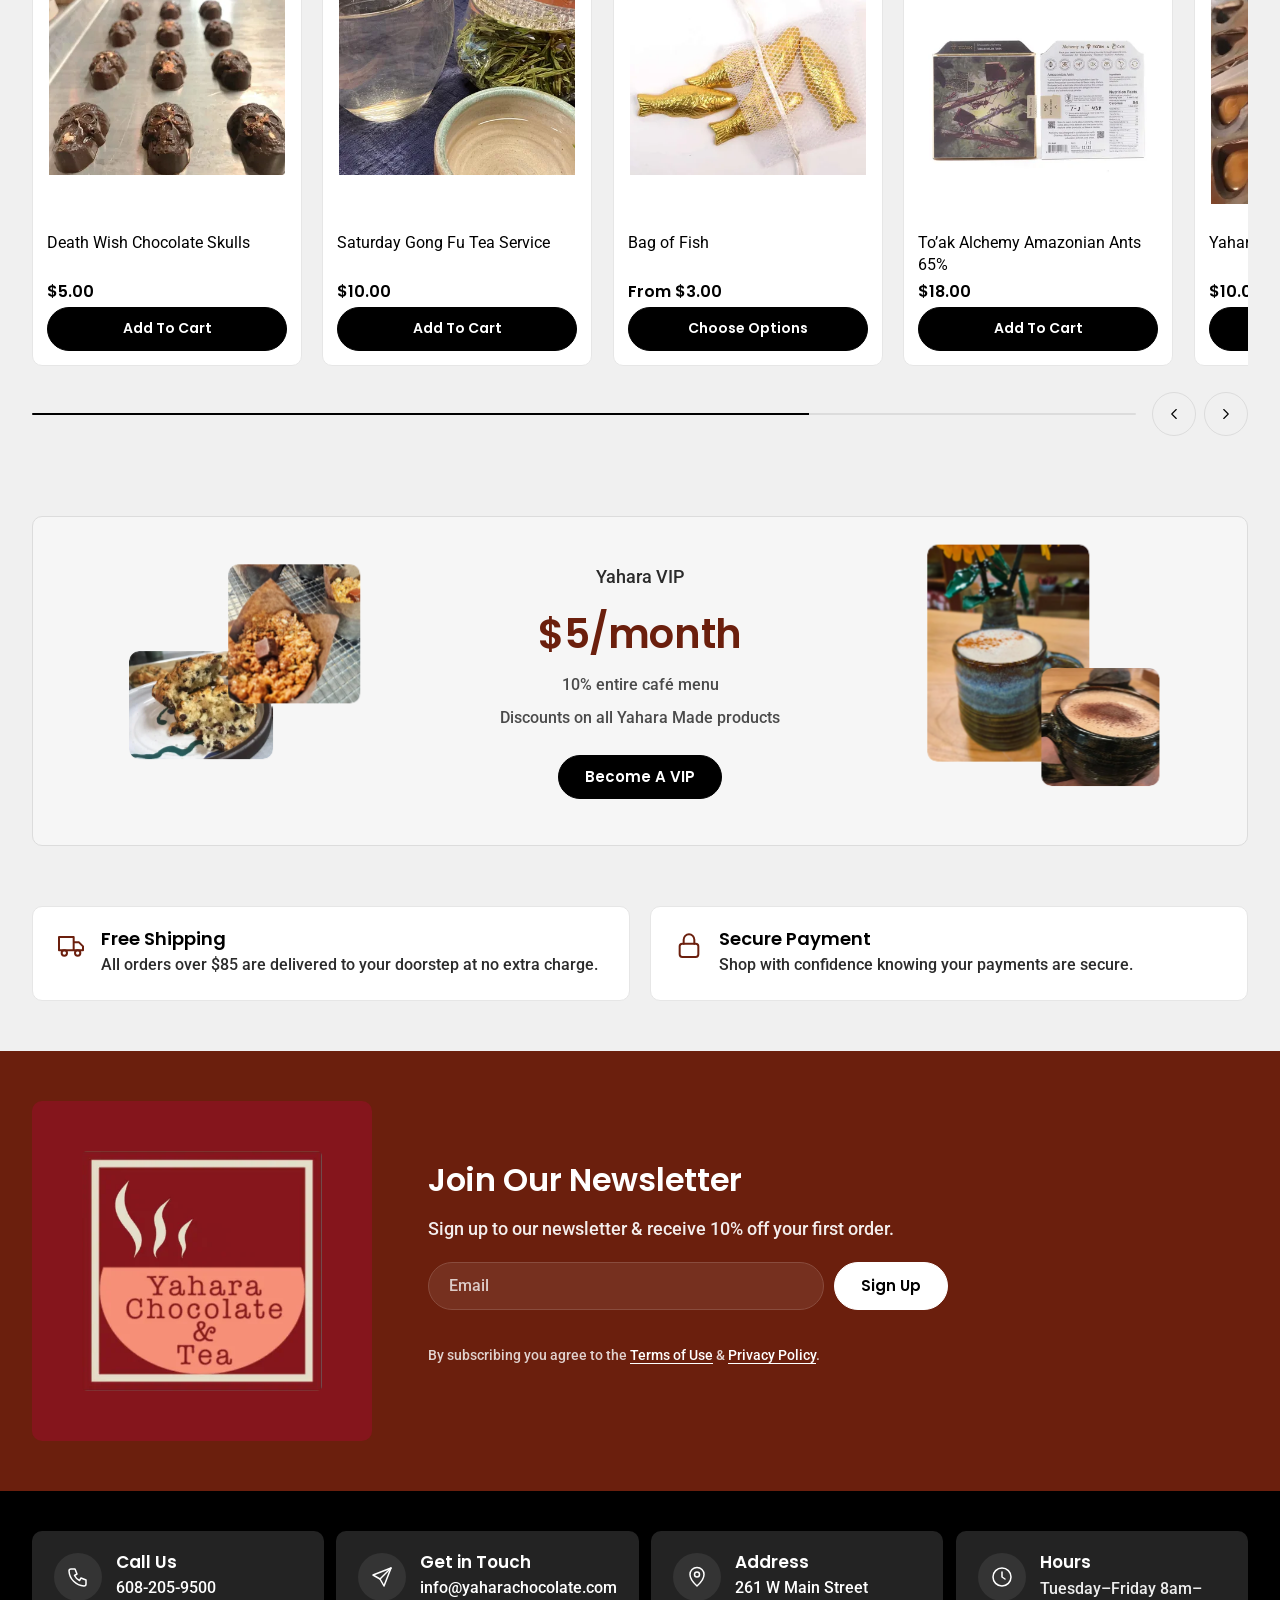
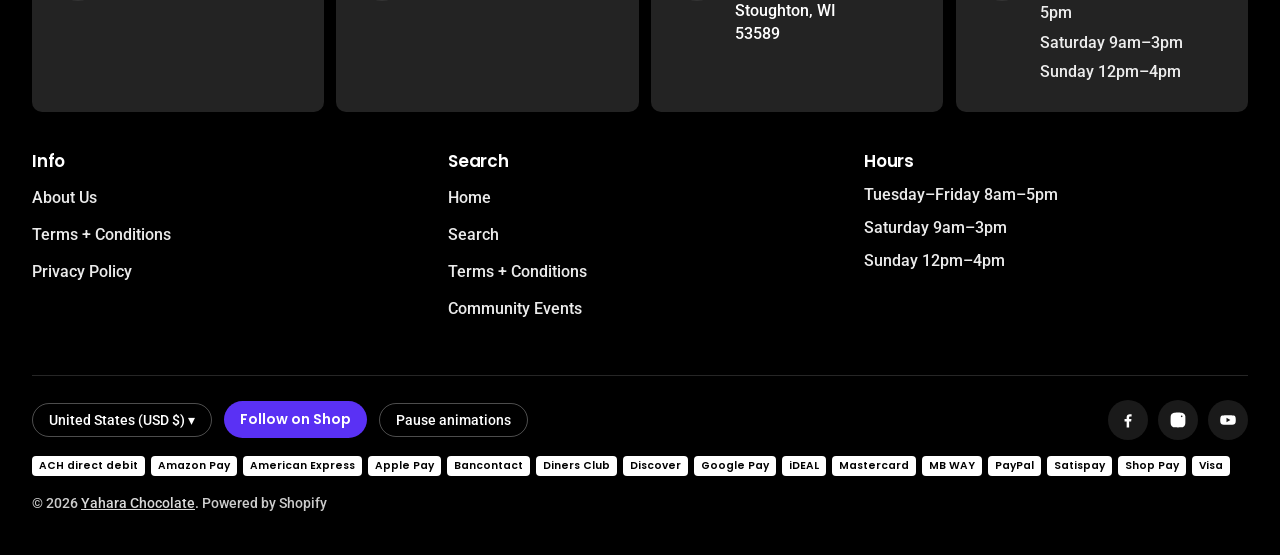
<file: product.html>
<!doctype html>
<html lang="en">
<head>
<meta charset="utf-8">
<meta name="viewport" content="width=device-width, initial-scale=1">
<meta name="robots" content="noindex, nofollow">
<title>Yahara Halloween Chocolate – Yahara Chocolate</title>
<meta name="description" content="Spicy vegan oat milk chocolate">
<link rel="icon" href="img/favicon-32.png" sizes="32x32"><link rel="apple-touch-icon" href="img/favicon-180.png">
<link rel="preload" href="fonts/poppins-latin-600-normal.woff2" as="font" type="font/woff2" crossorigin>
<link rel="preload" href="fonts/roboto-latin-500-normal.woff2" as="font" type="font/woff2" crossorigin>
<link rel="stylesheet" href="css/tokens.css"><link rel="stylesheet" href="css/base.css"><link rel="stylesheet" href="css/sections.css">
<script>document.documentElement.classList.add('js')</script>
<!-- LocalBusiness JSON-LD (§11). openingHoursSpecification and geo are left out until hours and lat/lng are confirmed. -->
<script type="application/ld+json">{"@context": "https://schema.org", "@type": ["Store", "CafeOrCoffeeShop"], "name": "Yahara Chocolate & Tea", "alternateName": "Yahara Chocolate", "url": "https://yaharachocolate.com/", "telephone": "+1-608-205-9500", "email": "info@yaharachocolate.com", "address": {"@type": "PostalAddress", "streetAddress": "261 W Main Street", "addressLocality": "Stoughton", "addressRegion": "WI", "postalCode": "53589", "addressCountry": "US"}, "sameAs": ["https://www.facebook.com/yaharachocolate", "https://www.instagram.com/yaharachocolate/", "https://www.youtube.com/@yaharachocolate3227"]}</script>
</head>
<body>
<a class="skip-link" href="#MainContent">Skip To Content</a>
<div class="preview-ribbon" role="note">Design preview – not the live Yahara Chocolate store <button type="button" data-notes-toggle aria-pressed="false">Hide review notes</button></div>
<div class="announcement scheme-inverse" role="region" aria-label="Announcements">
  <div class="container">
    <button type="button" data-ann-prev aria-label="Previous announcement"><svg class="icon" viewBox="0 0 24 24" aria-hidden="true" focusable="false"><path d="M15 6l-6 6 6 6"/></svg></button>
    <div class="announcement__track" aria-live="polite"><div class="announcement__slide is-active"><a href="https://yaharachocolate.com/products/yahara-vip-1" target="_blank" rel="noopener">☕️ Yahara VIP ☕️ – $5/month – 10% off entire café menu!</a></div><div class="announcement__slide" aria-hidden="true"><a href="https://yaharachocolate.com/products/chocolate-of-the-month-club" target="_blank" rel="noopener">🍫 Chocolate of the Month Club 🍫 – The Perfect Gift!</a></div></div>
    <button type="button" data-ann-next aria-label="Next announcement"><svg class="icon" viewBox="0 0 24 24" aria-hidden="true" focusable="false"><path d="M9 6l6 6-6 6"/></svg></button>
    <button type="button" data-ann-pause aria-pressed="false" aria-label="Pause announcements"><svg class="icon" viewBox="0 0 24 24" aria-hidden="true" focusable="false"><path d="M9 6v12M15 6v12"/></svg></button>
  </div>
</div>

<header class="site-header" id="site-header">
  <div class="container">
    <div class="header__top">
      <button class="hamburger" type="button" data-open="menu-drawer" aria-controls="menu-drawer" aria-label="Open menu"><span aria-hidden="true"><span></span><span></span><span></span></span></button>
      <a class="header__logo" href="index.html" aria-label="Yahara Chocolate &amp; Tea – Home"><img src="img/brand/untitled-design-f2acf8fe-1d14-4453-bab1-a37268a3ed3d-400w.webp" srcset="img/brand/untitled-design-f2acf8fe-1d14-4453-bab1-a37268a3ed3d-400w.webp 400w, img/brand/untitled-design-f2acf8fe-1d14-4453-bab1-a37268a3ed3d-800w.webp 800w, img/brand/untitled-design-f2acf8fe-1d14-4453-bab1-a37268a3ed3d-1080w.webp 1080w" sizes="110px" alt="Yahara Chocolate &amp; Tea" width="1080" height="1080" loading="eager" decoding="async"></a>
      <form class="header__search" role="search" action="https://yaharachocolate.com/search" target="_blank">
        <label class="visually-hidden" for="q">Search</label>
        <input id="q" type="search" name="q" placeholder="What are you looking for?" autocomplete="off">
        <button type="submit" aria-label="Search"><svg class="icon" viewBox="0 0 24 24" aria-hidden="true" focusable="false"><circle cx="11" cy="11" r="7"/><path d="M20 20l-3.5-3.5"/></svg></button>
      </form>
      <div class="header__actions">
        <a href="https://yaharachocolate.com/account/login" target="_blank" rel="noopener"><svg class="icon" viewBox="0 0 24 24" aria-hidden="true" focusable="false"><circle cx="12" cy="8" r="4"/><path d="M4 21c1.5-4 4.5-6 8-6s6.5 2 8 6"/></svg><span class="account-label">Sign in/ Register</span><span class="visually-hidden"> (opens live store)</span></a>
        <button class="cart-btn" type="button" data-open="cart-drawer" aria-controls="cart-drawer"><svg class="icon" viewBox="0 0 24 24" aria-hidden="true" focusable="false"><path d="M5 8h14l-1.2 11.2a2 2 0 0 1-2 1.8H8.2a2 2 0 0 1-2-1.8L5 8z"/><path d="M9 8V6a3 3 0 0 1 6 0v2"/></svg><span class="visually-hidden">Cart</span><span class="cart-count" hidden>0</span></button>
      </div>
    </div>
    <nav class="nav" aria-label="Main"><ul class="nav__list"><li><a href="https://yaharachocolate.com/collections/gift-collections" class="nav__link reversed-link" target="_blank" rel="noopener">*Gifts*</a></li><li class="nav__item" data-dropdown><button class="nav__link" type="button" aria-expanded="false" aria-haspopup="true">Chocolate <svg class="icon" viewBox="0 0 24 24" aria-hidden="true" focusable="false"><path d="M6 9l6 6 6-6"/></svg></button><ul class="dropdown dropdown--mega"><li><a href="https://yaharachocolate.com/pages/yahara-custom-chocolate" target="_blank" rel="noopener"><span>Yahara Custom Chocolate</span></a></li><li><a href="collection.html"><span>All Chocolate</span></a></li><li><a href="https://yaharachocolate.com/collections/yahara-made" target="_blank" rel="noopener"><span>Yahara Made</span></a></li><li><a href="https://yaharachocolate.com/collections/dark-chocolate" target="_blank" rel="noopener"><span>Dark Chocolate</span></a></li><li><a href="https://yaharachocolate.com/collections/milk-chocolate" target="_blank" rel="noopener"><span>Milk Chocolate</span></a></li><li><a href="https://yaharachocolate.com/collections/white-chocolate" target="_blank" rel="noopener"><span>White Chocolate</span></a></li><li><a href="https://yaharachocolate.com/collections/yahara-made" target="_blank" rel="noopener"><span>Yahara</span></a></li><li><a href="https://yaharachocolate.com/collections/mayana" target="_blank" rel="noopener"><span>Mayana</span></a></li><li><a href="https://yaharachocolate.com/collections/alternative-sugar" target="_blank" rel="noopener"><span>Alternative Sugar</span></a></li><li><a href="https://yaharachocolate.com/collections/dairy-free" target="_blank" rel="noopener"><span>Dairy-Free</span></a></li><li><a href="https://yaharachocolate.com/collections/confections" target="_blank" rel="noopener"><span>Confections</span></a></li><li><a href="https://yaharachocolate.com/collections/bird-friendly-chocolate" target="_blank" rel="noopener"><span>Bird Friendly Chocolate</span></a></li></ul></li><li class="nav__item" data-dropdown><button class="nav__link" type="button" aria-expanded="false" aria-haspopup="true">Tea <svg class="icon" viewBox="0 0 24 24" aria-hidden="true" focusable="false"><path d="M6 9l6 6 6-6"/></svg></button><ul class="dropdown"><li><a href="https://yaharachocolate.com/collections/tea" target="_blank" rel="noopener"><span>Loose Leaf Tea</span></a></li><li><a href="https://yaharachocolate.com/blogs/gong-fu-tea" target="_blank" rel="noopener"><span>Gong Fu Tea</span></a></li></ul></li><li><a href="pottery.html" class="nav__link reversed-link">Pottery</a></li><li><a href="events.html" class="nav__link reversed-link">Events</a></li><li><a href="chocolate-tastings.html" class="nav__link reversed-link">Chocolate Tastings</a></li><li class="nav__item" data-dropdown><button class="nav__link" type="button" aria-expanded="false" aria-haspopup="true">About <svg class="icon" viewBox="0 0 24 24" aria-hidden="true" focusable="false"><path d="M6 9l6 6 6-6"/></svg></button><ul class="dropdown"><li><a href="cafe.html"><span>Cafe</span></a></li><li><a href="https://yaharachocolate.com/blogs/recipes" target="_blank" rel="noopener"><span>Recipes</span></a></li></ul></li></ul></nav>
  </div>
</header>
<div class="drawer drawer--left" id="menu-drawer" role="dialog" aria-modal="true" aria-label="Menu" aria-hidden="true" tabindex="-1">
  <div class="drawer__head"><h2>Menu</h2><button class="close-btn" type="button" data-close aria-label="Close menu"><svg class="icon" viewBox="0 0 24 24" aria-hidden="true" focusable="false"><path d="M6 6l12 12M18 6L6 18"/></svg></button></div>
  <div class="drawer__body mobile-nav"><a href="https://yaharachocolate.com/collections/gift-collections" target="_blank" rel="noopener">*Gifts*</a><details><summary>Chocolate <svg class="icon" viewBox="0 0 24 24" aria-hidden="true" focusable="false"><path d="M6 9l6 6 6-6"/></svg></summary><ul><li><a href="https://yaharachocolate.com/pages/yahara-custom-chocolate" target="_blank" rel="noopener">Yahara Custom Chocolate</a></li><li><a href="collection.html">All Chocolate</a></li><li><a href="https://yaharachocolate.com/collections/yahara-made" target="_blank" rel="noopener">Yahara Made</a></li><li><a href="https://yaharachocolate.com/collections/dark-chocolate" target="_blank" rel="noopener">Dark Chocolate</a></li><li><a href="https://yaharachocolate.com/collections/milk-chocolate" target="_blank" rel="noopener">Milk Chocolate</a></li><li><a href="https://yaharachocolate.com/collections/white-chocolate" target="_blank" rel="noopener">White Chocolate</a></li><li><a href="https://yaharachocolate.com/collections/yahara-made" target="_blank" rel="noopener">Yahara</a></li><li><a href="https://yaharachocolate.com/collections/mayana" target="_blank" rel="noopener">Mayana</a></li><li><a href="https://yaharachocolate.com/collections/alternative-sugar" target="_blank" rel="noopener">Alternative Sugar</a></li><li><a href="https://yaharachocolate.com/collections/dairy-free" target="_blank" rel="noopener">Dairy-Free</a></li><li><a href="https://yaharachocolate.com/collections/confections" target="_blank" rel="noopener">Confections</a></li><li><a href="https://yaharachocolate.com/collections/bird-friendly-chocolate" target="_blank" rel="noopener">Bird Friendly Chocolate</a></li></ul></details><details><summary>Tea <svg class="icon" viewBox="0 0 24 24" aria-hidden="true" focusable="false"><path d="M6 9l6 6 6-6"/></svg></summary><ul><li><a href="https://yaharachocolate.com/collections/tea" target="_blank" rel="noopener">Loose Leaf Tea</a></li><li><a href="https://yaharachocolate.com/blogs/gong-fu-tea" target="_blank" rel="noopener">Gong Fu Tea</a></li></ul></details><a href="pottery.html">Pottery</a><a href="events.html">Events</a><a href="chocolate-tastings.html">Chocolate Tastings</a><details><summary>About <svg class="icon" viewBox="0 0 24 24" aria-hidden="true" focusable="false"><path d="M6 9l6 6 6-6"/></svg></summary><ul><li><a href="cafe.html">Cafe</a></li><li><a href="https://yaharachocolate.com/blogs/recipes" target="_blank" rel="noopener">Recipes</a></li></ul></details>
    <a href="about.html">About Us</a>
    <div class="mobile-nav__extra"><ul class="socials"><li><a href="https://www.facebook.com/yaharachocolate" target="_blank" rel="noopener"><svg viewBox="0 0 24 24" aria-hidden="true"><path d="M13.5 22v-8h2.7l.4-3.2h-3.1v-2c0-.9.3-1.6 1.6-1.6h1.7V4.3c-.3 0-1.3-.1-2.5-.1-2.5 0-4.1 1.5-4.1 4.2v2.4H7.4V14h2.8v8h3.3z"/></svg><span class="visually-hidden">Facebook</span></a></li><li><a href="https://www.instagram.com/yaharachocolate/" target="_blank" rel="noopener"><svg viewBox="0 0 24 24" aria-hidden="true"><path d="M12 7.3A4.7 4.7 0 1 0 12 16.7 4.7 4.7 0 0 0 12 7.3zm0 7.7a3 3 0 1 1 0-6 3 3 0 0 1 0 6zm6-7.9a1.1 1.1 0 1 1-2.2 0 1.1 1.1 0 0 1 2.2 0zM21.9 8.1c-.1-1.6-.4-3-1.6-4.2S17.6 2.3 16 2.2C14.3 2.1 9.7 2.1 8 2.2c-1.6.1-3 .4-4.2 1.6S2.3 6.4 2.2 8c-.1 1.7-.1 6.3 0 8 .1 1.6.4 3 1.6 4.2s2.6 1.5 4.2 1.6c1.7.1 6.3.1 8 0 1.6-.1 3-.4 4.2-1.6s1.5-2.6 1.6-4.2c.1-1.7.1-6.3 0-8z"/></svg><span class="visually-hidden">Instagram</span></a></li><li><a href="https://www.youtube.com/@yaharachocolate3227" target="_blank" rel="noopener"><svg viewBox="0 0 24 24" aria-hidden="true"><path d="M22 8.2a3 3 0 0 0-2.1-2.1C18 5.6 12 5.6 12 5.6s-6 0-7.9.5A3 3 0 0 0 2 8.2 31 31 0 0 0 1.6 12 31 31 0 0 0 2 15.8a3 3 0 0 0 2.1 2.1c1.9.5 7.9.5 7.9.5s6 0 7.9-.5a3 3 0 0 0 2.1-2.1c.4-1.2.4-3.8.4-3.8s0-2.6-.4-3.8zM10 15V9l5.2 3L10 15z"/></svg><span class="visually-hidden">YouTube</span></a></li></ul></div>
    <p style="margin-top:16px;font-size:1.4rem;color:var(--subtext)">Country/region: <b>United States (USD $)</b></p>
  </div>
</div>
<main id="MainContent" tabindex="-1">

<section class="scheme-1 section" style="--pt:24px;--pb:40px"><div class="container">
  <nav class="breadcrumbs" aria-label="Breadcrumb"><a href="index.html">Home</a> / <a href="collection.html">All Chocolate</a> / <span aria-current="page">Yahara Halloween Chocolate</span></nav>

  <div class="pdp">
    <div class="gallery"><div class="gallery__main"><img src="img/products/image-9d1a7232-19e4-46f1-8004-ef211441170f-800w.webp" srcset="img/products/image-9d1a7232-19e4-46f1-8004-ef211441170f-400w.webp 400w, img/products/image-9d1a7232-19e4-46f1-8004-ef211441170f-800w.webp 800w, img/products/image-9d1a7232-19e4-46f1-8004-ef211441170f-1200w.webp 1200w, img/products/image-9d1a7232-19e4-46f1-8004-ef211441170f-1600w.webp 1600w" sizes="(min-width:990px) 50vw, 100vw" alt="Yahara Halloween Chocolate" width="4032" height="3024" loading="eager" fetchpriority="high" decoding="async"></div><ul class="gallery__thumbs"><li><button type="button" aria-label="Show image 1" aria-current="true" data-src="img/products/image-9d1a7232-19e4-46f1-8004-ef211441170f-800w.webp" data-alt="Yahara Halloween Chocolate"><img src="img/products/image-9d1a7232-19e4-46f1-8004-ef211441170f-400w.webp" srcset="img/products/image-9d1a7232-19e4-46f1-8004-ef211441170f-400w.webp 400w, img/products/image-9d1a7232-19e4-46f1-8004-ef211441170f-800w.webp 800w, img/products/image-9d1a7232-19e4-46f1-8004-ef211441170f-1200w.webp 1200w, img/products/image-9d1a7232-19e4-46f1-8004-ef211441170f-1600w.webp 1600w" sizes="100px" alt="" width="4032" height="3024" loading="lazy" decoding="async"></button></li><li><button type="button" aria-label="Show image 2" aria-current="false" data-src="img/products/image-11babb99-93b6-4a53-ae8f-9ebaecfc4fdf-800w.webp" data-alt="Yahara Halloween Chocolate"><img src="img/products/image-11babb99-93b6-4a53-ae8f-9ebaecfc4fdf-400w.webp" srcset="img/products/image-11babb99-93b6-4a53-ae8f-9ebaecfc4fdf-400w.webp 400w, img/products/image-11babb99-93b6-4a53-ae8f-9ebaecfc4fdf-800w.webp 800w, img/products/image-11babb99-93b6-4a53-ae8f-9ebaecfc4fdf-1200w.webp 1200w, img/products/image-11babb99-93b6-4a53-ae8f-9ebaecfc4fdf-1600w.webp 1600w" sizes="100px" alt="" width="4032" height="3024" loading="lazy" decoding="async"></button></li><li><button type="button" aria-label="Show image 3" aria-current="false" data-src="img/products/image-9df8f8aa-3192-49c1-89c1-5cc15981a87d-800w.webp" data-alt="Yahara Halloween Chocolate"><img src="img/products/image-9df8f8aa-3192-49c1-89c1-5cc15981a87d-400w.webp" srcset="img/products/image-9df8f8aa-3192-49c1-89c1-5cc15981a87d-400w.webp 400w, img/products/image-9df8f8aa-3192-49c1-89c1-5cc15981a87d-800w.webp 800w, img/products/image-9df8f8aa-3192-49c1-89c1-5cc15981a87d-1200w.webp 1200w, img/products/image-9df8f8aa-3192-49c1-89c1-5cc15981a87d-1600w.webp 1600w" sizes="100px" alt="" width="4032" height="3024" loading="lazy" decoding="async"></button></li><li><button type="button" aria-label="Show image 4" aria-current="false" data-src="img/products/image-d6ca962f-1ecf-4b5b-a381-1cdb734fee9d-800w.webp" data-alt="Yahara Halloween Chocolate"><img src="img/products/image-d6ca962f-1ecf-4b5b-a381-1cdb734fee9d-400w.webp" srcset="img/products/image-d6ca962f-1ecf-4b5b-a381-1cdb734fee9d-400w.webp 400w, img/products/image-d6ca962f-1ecf-4b5b-a381-1cdb734fee9d-800w.webp 800w, img/products/image-d6ca962f-1ecf-4b5b-a381-1cdb734fee9d-1200w.webp 1200w, img/products/image-d6ca962f-1ecf-4b5b-a381-1cdb734fee9d-1600w.webp 1600w" sizes="100px" alt="" width="4032" height="3024" loading="lazy" decoding="async"></button></li></ul></div>
    <div class="pdp__info">
      <h1>Yahara Halloween Chocolate</h1>
      <p class="pdp__meta"><span>Vendor: Yahara Chocolate</span><span>Type: Chocolate Bar</span></p>
      <p class="pdp__price"><span class="visually-hidden">Regular price</span>$3.00</p>
      <div class="rte">
        <p><b>Halloween Shaped Chocolates</b><br>Yahara Chocolate</p>
        <p><b>Maker’s Notes:</b><br>Bats, Skulls, Ghosts, Pumpkins<br>Dark, Milk, Oat, and some spicy</p>
        <p>Free Shipping on orders of $85 or more.</p>
      </div>
      <form id="main-buy" data-variant-form data-noop>
        <fieldset class="fieldset"><legend>Style:</legend><div class="swatches"><input type="radio" name="opt1" id="opt10" value="Skull (14g)" checked><label for="opt10">Skull (14g)</label><input type="radio" name="opt1" id="opt11" value="Bat (25g)"><label for="opt11">Bat (25g)</label><input type="radio" name="opt1" id="opt12" value="Ghost (9g)"><label for="opt12">Ghost (9g)</label><input type="radio" name="opt1" id="opt13" value="Pumpkin (18g)"><label for="opt13">Pumpkin (18g)</label></div></fieldset>
        <fieldset class="fieldset"><legend>Chocolate type:</legend><div class="swatches"><input type="radio" name="opt2" id="opt20" value="Milk chocolate" checked><label for="opt20">Milk chocolate</label><input type="radio" name="opt2" id="opt21" value="Dark chocolate"><label for="opt21">Dark chocolate</label><input type="radio" name="opt2" id="opt22" value="Oat Chocolate"><label for="opt22">Oat Chocolate</label></div></fieldset>
        <p class="stock"><span class="stock__dot" aria-hidden="true"></span>Available in stock (14)</p>
        <div class="buy-row"><div class="qty"><button type="button" data-dec aria-label="Decrease Quantity For Yahara Halloween Chocolate">−</button><input aria-label="Quantity" value="1" inputmode="numeric"><button type="button" data-inc aria-label="Increase Quantity For Yahara Halloween Chocolate">+</button></div>
        <button class="btn btn--black" type="button" data-add="1" data-title="Yahara Halloween Chocolate" data-price="3" data-img="img/products/image-9d1a7232-19e4-46f1-8004-ef211441170f-400w.webp">Add To Cart</button></div>
        <button class="btn btn--outline" type="button" disabled style="width:100%">More payment options (disabled in preview)</button>
      </form>
      <div class="pickup"><svg class="icon" viewBox="0 0 24 24" aria-hidden="true" focusable="false"><path d="M12 21s-7-6.2-7-11.5a7 7 0 0 1 14 0C19 14.8 12 21 12 21z"/><circle cx="12" cy="9.5" r="2.5"/></svg> <b>Pickup available at 261 W Main St</b><br>Usually ready in 2 hours</div>
      <div class="accordion">
        <details><summary>Payment &amp; Security <svg class="icon" viewBox="0 0 24 24" aria-hidden="true" focusable="false"><path d="M6 9l6 6 6-6"/></svg></summary><div class="acc-body"><p>Payment methods: ACH direct debit, Amazon Pay, American Express, Apple Pay, Bancontact, Diners Club, Discover, Google Pay, iDEAL, Mastercard, MB WAY, PayPal, Satispay, Shop Pay, Visa</p><p>Your payment information is processed securely. We do not store credit card details nor have access to your credit card information.</p></div></details>
        <details><summary>Shipping <svg class="icon" viewBox="0 0 24 24" aria-hidden="true" focusable="false"><path d="M6 9l6 6 6-6"/></svg></summary><div class="acc-body"><p>FREE USPS Shipping at $75.<br>$10 USPS shipping for orders less than $75.<br>Ice will be added as necessary.<br>Upgrade to UPS 2-Day Shipping (+$15) when your high is above 80°F.<br>Local pick up and delivery is FREE.</p>
          <h3>More Information</h3><table><tbody><tr><th>Type:</th><td>Dark Chocolate</td></tr><tr><th>Bar Size:</th><td>15 g</td></tr><tr><th>Percentage:</th><td>49%</td></tr><tr><th>Ingredients:</th><td>cacao*, cane sugar*, oats, cocoa butter*, fatallii pepper, cayenne pepper (*organic)</td></tr><tr><th>Cacao Origin:</th><td>Dominican Republic</td></tr><tr><th>Maker’s Country:</th><td>USA</td></tr></tbody></table></div></details>
        <details><summary>Allergens <svg class="icon" viewBox="0 0 24 24" aria-hidden="true" focusable="false"><path d="M6 9l6 6 6-6"/></svg></summary><div class="acc-body"><p>Information provided is not a recommendation of allergen safety. Please read the labels provided in the product photos to determine your allergen risk.</p><p><b>Label Statement:</b> Made in a facility that also handles nuts, gluten, and dairy. May contain traces of gluten.</p></div></details>
      </div>
      <div class="share">Share: <a href="https://www.facebook.com/sharer/sharer.php?u=https://yaharachocolate.com/products/yahara-death-wish-skulls" target="_blank" rel="noopener" aria-label="Share on Facebook">f</a><a href="https://twitter.com/intent/tweet?url=https://yaharachocolate.com/products/yahara-death-wish-skulls" target="_blank" rel="noopener" aria-label="Share on X">X</a><a href="https://pinterest.com/pin/create/button/?url=https://yaharachocolate.com/products/yahara-death-wish-skulls" target="_blank" rel="noopener" aria-label="Pin on Pinterest">P</a></div>
    </div>
  </div>
</div></section>
<section class="scheme-1 section" style="--pt:30px;--pb:40px"><div class="container"><div class="section-head"><h2 data-motion="fade-up">You may also like</h2></div><div class="carousel" role="region" aria-roledescription="carousel" aria-label="You may also like">
<ul class="carousel__track" id="rel-track" data-stagger><li><div class="card" data-motion="zoom-out-sm"><a class="card__media" href="https://yaharachocolate.com/collections/all-chocolate" target="_blank" rel="noopener" tabindex="-1" aria-hidden="true"><img src="img/products/yahara-death-wish-chocolate-cayenne-s-400w.webp" srcset="img/products/yahara-death-wish-chocolate-cayenne-s-400w.webp 400w, img/products/yahara-death-wish-chocolate-cayenne-s-800w.webp 800w, img/products/yahara-death-wish-chocolate-cayenne-s-1200w.webp 1200w" sizes="(min-width:990px) 22vw, 60vw" alt="Death Wish Chocolate Skulls" width="1200" height="900" loading="lazy" decoding="async"><img src="img/products/4dc93968-3c0d-47b4-800b-f62112173936-400w.webp" srcset="img/products/4dc93968-3c0d-47b4-800b-f62112173936-400w.webp 400w, img/products/4dc93968-3c0d-47b4-800b-f62112173936-800w.webp 800w, img/products/4dc93968-3c0d-47b4-800b-f62112173936-1200w.webp 1200w, img/products/4dc93968-3c0d-47b4-800b-f62112173936-1600w.webp 1600w" sizes="(min-width:990px) 22vw, 60vw" alt="Death Wish Chocolate Skulls" width="3024" height="4032" loading="lazy" decoding="async" class="card__img2"></a>
<div class="card__body"><h3 class="card__title"><a href="https://yaharachocolate.com/collections/all-chocolate" target="_blank" rel="noopener">Death Wish Chocolate Skulls</a></h3><p class="price"><span class="visually-hidden">Regular price</span>$5.00</p><button class="btn btn--black" type="button" data-add="1" data-title="Death Wish Chocolate Skulls" data-price="5" data-img="img/products/yahara-death-wish-chocolate-cayenne-s-400w.webp">Add To Cart</button></div></div></li><li><div class="card" data-motion="zoom-out-sm"><a class="card__media" href="https://yaharachocolate.com/collections/all-chocolate" target="_blank" rel="noopener" tabindex="-1" aria-hidden="true"><img src="img/products/img-4311-400w.webp" srcset="img/products/img-4311-400w.webp 400w, img/products/img-4311-800w.webp 800w, img/products/img-4311-1200w.webp 1200w, img/products/img-4311-1600w.webp 1600w" sizes="(min-width:990px) 22vw, 60vw" alt="Saturday Gong Fu Tea Service" width="2368" height="1776" loading="lazy" decoding="async"><img src="img/products/tea-gaiwan-pouring-s-f2b12c59-2009-4629-aadc-c1cf783dae3b-400w.webp" srcset="img/products/tea-gaiwan-pouring-s-f2b12c59-2009-4629-aadc-c1cf783dae3b-400w.webp 400w, img/products/tea-gaiwan-pouring-s-f2b12c59-2009-4629-aadc-c1cf783dae3b-800w.webp 800w, img/products/tea-gaiwan-pouring-s-f2b12c59-2009-4629-aadc-c1cf783dae3b-1200w.webp 1200w" sizes="(min-width:990px) 22vw, 60vw" alt="Saturday Gong Fu Tea Service" width="1200" height="900" loading="lazy" decoding="async" class="card__img2"></a>
<div class="card__body"><h3 class="card__title"><a href="https://yaharachocolate.com/collections/all-chocolate" target="_blank" rel="noopener">Saturday Gong Fu Tea Service</a></h3><p class="price"><span class="visually-hidden">Regular price</span>$10.00</p><button class="btn btn--black" type="button" data-add="1" data-title="Saturday Gong Fu Tea Service" data-price="10" data-img="img/products/img-4311-400w.webp">Add To Cart</button></div></div></li><li><div class="card" data-motion="zoom-out-sm"><a class="card__media" href="https://yaharachocolate.com/collections/all-chocolate" target="_blank" rel="noopener" tabindex="-1" aria-hidden="true"><img src="img/products/yahara-milk-chocolate-fish-s-400w.webp" srcset="img/products/yahara-milk-chocolate-fish-s-400w.webp 400w, img/products/yahara-milk-chocolate-fish-s-800w.webp 800w, img/products/yahara-milk-chocolate-fish-s-1200w.webp 1200w" sizes="(min-width:990px) 22vw, 60vw" alt="Bag of Fish" width="1200" height="900" loading="lazy" decoding="async"></a>
<div class="card__body"><h3 class="card__title"><a href="https://yaharachocolate.com/collections/all-chocolate" target="_blank" rel="noopener">Bag of Fish</a></h3><p class="price"><span class="visually-hidden">Regular price</span>From $3.00</p><button class="btn btn--black" type="button" data-add="options" data-href="https://yaharachocolate.com/collections/all-chocolate">Choose Options</button></div></div></li><li><div class="card" data-motion="zoom-out-sm"><a class="card__media" href="https://yaharachocolate.com/collections/all-chocolate" target="_blank" rel="noopener" tabindex="-1" aria-hidden="true"><img src="img/products/toak-alchemy-amazonian-ants-chocolate-400w.webp" srcset="img/products/toak-alchemy-amazonian-ants-chocolate-400w.webp 400w, img/products/toak-alchemy-amazonian-ants-chocolate-800w.webp 800w, img/products/toak-alchemy-amazonian-ants-chocolate-1200w.webp 1200w, img/products/toak-alchemy-amazonian-ants-chocolate-1600w.webp 1600w" sizes="(min-width:990px) 22vw, 60vw" alt="To’ak Alchemy Amazonian Ants 65%" width="2500" height="1874" loading="lazy" decoding="async"></a>
<div class="card__body"><h3 class="card__title"><a href="https://yaharachocolate.com/collections/all-chocolate" target="_blank" rel="noopener">To’ak Alchemy Amazonian Ants 65%</a></h3><p class="price"><span class="visually-hidden">Regular price</span>$18.00</p><button class="btn btn--black" type="button" data-add="1" data-title="To’ak Alchemy Amazonian Ants 65%" data-price="18" data-img="img/products/toak-alchemy-amazonian-ants-chocolate-400w.webp">Add To Cart</button></div></div></li><li><div class="card" data-motion="zoom-out-sm"><a class="card__media" href="https://yaharachocolate.com/collections/all-chocolate" target="_blank" rel="noopener" tabindex="-1" aria-hidden="true"><img src="img/products/yahara-caramel-hearts-400w.webp" srcset="img/products/yahara-caramel-hearts-400w.webp 400w, img/products/yahara-caramel-hearts-800w.webp 800w, img/products/yahara-caramel-hearts-1200w.webp 1200w, img/products/yahara-caramel-hearts-1440w.webp 1440w" sizes="(min-width:990px) 22vw, 60vw" alt="Yahara Caramel Hearts" width="1440" height="1440" loading="lazy" decoding="async"></a>
<div class="card__body"><h3 class="card__title"><a href="https://yaharachocolate.com/collections/all-chocolate" target="_blank" rel="noopener">Yahara Caramel Hearts</a></h3><p class="price"><span class="visually-hidden">Regular price</span>$10.00</p><button class="btn btn--black" type="button" data-add="options" data-href="https://yaharachocolate.com/collections/all-chocolate">Choose Options</button></div></div></li><li><div class="card" data-motion="zoom-out-sm"><a class="card__media" href="https://yaharachocolate.com/collections/all-chocolate" target="_blank" rel="noopener" tabindex="-1" aria-hidden="true"><img src="img/products/yahara-milk-chocolate-minis-400w.webp" srcset="img/products/yahara-milk-chocolate-minis-400w.webp 400w, img/products/yahara-milk-chocolate-minis-800w.webp 800w, img/products/yahara-milk-chocolate-minis-1200w.webp 1200w, img/products/yahara-milk-chocolate-minis-1600w.webp 1600w" sizes="(min-width:990px) 22vw, 60vw" alt="Yahara Chocolate Gift Jar" width="2500" height="1875" loading="lazy" decoding="async"></a>
<div class="card__body"><h3 class="card__title"><a href="https://yaharachocolate.com/collections/all-chocolate" target="_blank" rel="noopener">Yahara Chocolate Gift Jar</a></h3><p class="price"><span class="visually-hidden">Regular price</span>From $13.00</p><button class="btn btn--black" type="button" data-add="options" data-href="https://yaharachocolate.com/collections/all-chocolate">Choose Options</button></div></div></li></ul>
<div class="carousel__ui"><div class="carousel__progress" aria-hidden="true"><div class="carousel__bar"></div></div><p class="carousel__status visually-hidden" aria-live="polite"></p>
<div class="carousel__btns"><button class="icon-btn" type="button" data-prev aria-controls="rel-track" aria-label="Previous products"><svg class="icon" viewBox="0 0 24 24" aria-hidden="true" focusable="false"><path d="M15 6l-6 6 6 6"/></svg></button><button class="icon-btn" type="button" data-next aria-controls="rel-track" aria-label="Next products"><svg class="icon" viewBox="0 0 24 24" aria-hidden="true" focusable="false"><path d="M9 6l6 6-6 6"/></svg></button></div></div></div></div></section>
<section class="scheme-1 section" style="--pt:40px;--pb:40px"><div class="container"><div class="layered vip-layered"><div class="layered__content"><p class="eyebrow-text">Yahara VIP</p><h2 class="price-line" data-motion="fade-up">$5/month</h2><ul><li>10% entire café menu</li><li>Discounts on all Yahara Made products</li></ul><a href="https://yaharachocolate.com/products/yahara-vip-1" class="btn btn--black" target="_blank" rel="noopener">Become A VIP</a></div><div class="layered__media"><div class="float__image media-mover" style="--w:144px;--top:61%;--left:9%" data-motion="zoom-out-sm" data-delay="150"><div class="float-media"><img src="img/product-page-layered/scone-opened-400w.webp" srcset="img/product-page-layered/scone-opened-400w.webp 400w, img/product-page-layered/scone-opened-800w.webp 800w, img/product-page-layered/scone-opened-1200w.webp 1200w, img/product-page-layered/scone-opened-1600w.webp 1600w" sizes="144px" alt="Opened scone" width="4032" height="3024" loading="eager" decoding="async"></div></div><div class="float__image media-mover-reverse" style="--w:132px;--top:25%;--left:18%" data-motion="zoom-out-sm" data-delay="150"><div class="float-media"><img src="img/product-page-layered/20260319-133149-400w.webp" srcset="img/product-page-layered/20260319-133149-400w.webp 400w, img/product-page-layered/20260319-133149-800w.webp 800w, img/product-page-layered/20260319-133149-1200w.webp 1200w, img/product-page-layered/20260319-133149-1600w.webp 1600w" sizes="132px" alt="Yahara café" width="2224" height="2336" loading="eager" decoding="async"></div></div><div class="float__image media-mover" style="--w:162px;--top:25%;--left:85%" data-motion="zoom-out-sm" data-delay="150"><div class="float-media"><img src="img/product-page-layered/20250521-151951-400w.webp" srcset="img/product-page-layered/20250521-151951-400w.webp 400w, img/product-page-layered/20250521-151951-800w.webp 800w, img/product-page-layered/20250521-151951-1200w.webp 1200w, img/product-page-layered/20250521-151951-1600w.webp 1600w" sizes="162px" alt="Yahara café" width="2252" height="3026" loading="eager" decoding="async"></div></div><div class="float__image media-mover-reverse" style="--w:118px;--top:72%;--left:92%" data-motion="zoom-out-sm" data-delay="150"><div class="float-media"><img src="img/product-page-layered/drinking-chocolate-400w.webp" srcset="img/product-page-layered/drinking-chocolate-400w.webp 400w, img/product-page-layered/drinking-chocolate-800w.webp 800w, img/product-page-layered/drinking-chocolate-1200w.webp 1200w, img/product-page-layered/drinking-chocolate-1280w.webp 1280w" sizes="118px" alt="Drinking chocolate" width="1280" height="1280" loading="eager" decoding="async"></div></div></div></div></div></section>
<section class="scheme-1 section" style="--pt:20px;--pb:50px"><div class="container"><ul class="trust-row">
<li><svg class="icon" viewBox="0 0 24 24" aria-hidden="true" focusable="false"><path d="M3 6h11v10H3zM14 10h4l3 3v3h-7"/><circle cx="7" cy="18" r="2"/><circle cx="17" cy="18" r="2"/></svg><div><h3>Free Shipping</h3><p>All orders over $85 are delivered to your doorstep at no extra charge.</p></div></li>
<li><svg class="icon" viewBox="0 0 24 24" aria-hidden="true" focusable="false"><rect x="5" y="11" width="14" height="10" rx="2"/><path d="M8 11V8a4 4 0 0 1 8 0v3"/></svg><div><h3>Secure Payment</h3><p>Shop with confidence knowing your payments are secure.</p></div></li></ul></div></section>
</main>
<section class="newsletter scheme-3 section" style="--pt:50px;--pb:50px" aria-labelledby="nl-h">
  <div class="container newsletter__grid">
    <div class="newsletter__art" data-motion="zoom-out-sm"><img src="img/brand/untitled-design-f2acf8fe-1d14-4453-bab1-a37268a3ed3d-400w.webp" srcset="img/brand/untitled-design-f2acf8fe-1d14-4453-bab1-a37268a3ed3d-400w.webp 400w, img/brand/untitled-design-f2acf8fe-1d14-4453-bab1-a37268a3ed3d-800w.webp 800w, img/brand/untitled-design-f2acf8fe-1d14-4453-bab1-a37268a3ed3d-1080w.webp 1080w" sizes="240px" alt="" width="1080" height="1080" loading="lazy" decoding="async"></div>
    <div data-motion="fade-up">
      <h2 id="nl-h">Join Our Newsletter</h2>
      <p>Sign up to our newsletter &amp; receive 10% off your first order.</p>
      <form class="nl-form" data-demo-form="Thanks for subscribing! (Demo only – nothing was sent.)" novalidate>
        <label><span class="visually-hidden">Email</span><input type="email" name="contact[email]" placeholder="Email" autocomplete="email" required></label>
        <input type="hidden" name="contact[tags]" value="newsletter">
        <button class="btn btn--white" type="submit">Sign Up</button>
      </form>
      <p class="nl-status" role="status"></p>
      <p class="fine">By subscribing you agree to the <a class="link" href="https://yaharachocolate.com/policies/terms-of-service" target="_blank" rel="noopener">Terms of Use</a> &amp; <a class="link" href="https://yaharachocolate.com/policies/privacy-policy" target="_blank" rel="noopener">Privacy Policy</a>.</p>
    </div>
  </div>
</section>
<section class="scheme-inverse section" style="--pt:40px;--pb:0px" aria-label="Contact information">
  <div class="container"><div class="contact-cards" data-stagger>
    <div class="contact-card" data-motion="fade-up"><span class="icon-wrap"><svg class="icon" viewBox="0 0 24 24" aria-hidden="true" focusable="false"><path d="M5 4h4l2 5-2.5 1.5a11 11 0 0 0 5 5L15 13l5 2v4a2 2 0 0 1-2 2A16 16 0 0 1 3 6a2 2 0 0 1 2-2z"/></svg></span><div><h3>Call Us</h3><p class="tabular"><a href="tel:+16082059500">608-205-9500</a></p></div></div>
    <div class="contact-card" data-motion="fade-up"><span class="icon-wrap"><svg class="icon" viewBox="0 0 24 24" aria-hidden="true" focusable="false"><path d="M21 3L10 14"/><path d="M21 3l-7 18-4-7-7-4 18-7z"/></svg></span><div><h3>Get in Touch</h3><p><a href="mailto:info@yaharachocolate.com">info@yaharachocolate.com</a></p></div></div>
    <div class="contact-card" data-motion="fade-up"><span class="icon-wrap"><svg class="icon" viewBox="0 0 24 24" aria-hidden="true" focusable="false"><path d="M12 21s-7-6.2-7-11.5a7 7 0 0 1 14 0C19 14.8 12 21 12 21z"/><circle cx="12" cy="9.5" r="2.5"/></svg></span><div><h3>Address</h3><p><a href="https://www.google.com/maps/dir/?api=1&amp;destination=261+W+Main+Street%2C+Stoughton%2C+WI+53589" target="_blank" rel="noopener">261 W Main Street<br>Stoughton, WI<br>53589</a></p></div></div>
    <div class="contact-card" data-motion="fade-up"><span class="icon-wrap"><svg class="icon" viewBox="0 0 24 24" aria-hidden="true" focusable="false"><circle cx="12" cy="12" r="9"/><path d="M12 7v5l3 2"/></svg></span><div><h3>Hours</h3><ul class="hours" style="font-size:1.55rem;color:rgba(255,255,255,.92)"><li>Tuesday–Friday 8am–5pm</li><li>Saturday 9am–3pm</li><li>Sunday 12pm–4pm</li></ul></div></div>
  </div></div>
</section>
<footer class="site-footer scheme-inverse">
  <div class="container">
    <div class="footer__grid"><div class="footer__col"><details open><summary><h2>Info</h2><svg class="icon" viewBox="0 0 24 24" aria-hidden="true" focusable="false"><path d="M6 9l6 6 6-6"/></svg></summary><div class="acc-body"><ul><li><a href="about.html" class="reversed-link">About Us</a></li><li><a href="https://yaharachocolate.com/pages/terms-conditions" class="reversed-link" target="_blank" rel="noopener">Terms + Conditions</a></li><li><a href="https://yaharachocolate.com/pages/privacy-policy" class="reversed-link" target="_blank" rel="noopener">Privacy Policy</a></li></ul></div></details></div><div class="footer__col"><details open><summary><h2>Search</h2><svg class="icon" viewBox="0 0 24 24" aria-hidden="true" focusable="false"><path d="M6 9l6 6 6-6"/></svg></summary><div class="acc-body"><ul><li><a href="index.html" class="reversed-link">Home</a></li><li><a href="https://yaharachocolate.com/search" class="reversed-link" target="_blank" rel="noopener">Search</a></li><li><a href="https://yaharachocolate.com/pages/terms-conditions" class="reversed-link" target="_blank" rel="noopener">Terms + Conditions</a></li><li><a class="reversed-link" href="https://www.downtownstoughton.com/calendar/" target="_blank" rel="noopener">Community Events</a></li></ul></div></details></div><div class="footer__col"><details open><summary><h2>Hours</h2><svg class="icon" viewBox="0 0 24 24" aria-hidden="true" focusable="false"><path d="M6 9l6 6 6-6"/></svg></summary><div class="acc-body"><ul class="hours" style="color:rgba(255,255,255,.92);font-size:1.55rem"><li>Tuesday–Friday 8am–5pm</li><li>Saturday 9am–3pm</li><li>Sunday 12pm–4pm</li></ul></div></details></div></div>
    <div class="footer__bottom">
      <div style="display:flex;gap:12px;flex-wrap:wrap;align-items:center"><button class="region-btn" type="button" aria-label="Country/region: United States (USD $)">United States (USD $) ▾</button><button class="shop-follow" type="button" title="Shop app follow button (rendered by Shopify on the live theme)">Follow on Shop</button><button class="pill-btn" type="button" data-motion-toggle aria-pressed="false">Pause animations</button></div>
      <ul class="socials"><li><a href="https://www.facebook.com/yaharachocolate" target="_blank" rel="noopener"><svg viewBox="0 0 24 24" aria-hidden="true"><path d="M13.5 22v-8h2.7l.4-3.2h-3.1v-2c0-.9.3-1.6 1.6-1.6h1.7V4.3c-.3 0-1.3-.1-2.5-.1-2.5 0-4.1 1.5-4.1 4.2v2.4H7.4V14h2.8v8h3.3z"/></svg><span class="visually-hidden">Facebook</span></a></li><li><a href="https://www.instagram.com/yaharachocolate/" target="_blank" rel="noopener"><svg viewBox="0 0 24 24" aria-hidden="true"><path d="M12 7.3A4.7 4.7 0 1 0 12 16.7 4.7 4.7 0 0 0 12 7.3zm0 7.7a3 3 0 1 1 0-6 3 3 0 0 1 0 6zm6-7.9a1.1 1.1 0 1 1-2.2 0 1.1 1.1 0 0 1 2.2 0zM21.9 8.1c-.1-1.6-.4-3-1.6-4.2S17.6 2.3 16 2.2C14.3 2.1 9.7 2.1 8 2.2c-1.6.1-3 .4-4.2 1.6S2.3 6.4 2.2 8c-.1 1.7-.1 6.3 0 8 .1 1.6.4 3 1.6 4.2s2.6 1.5 4.2 1.6c1.7.1 6.3.1 8 0 1.6-.1 3-.4 4.2-1.6s1.5-2.6 1.6-4.2c.1-1.7.1-6.3 0-8z"/></svg><span class="visually-hidden">Instagram</span></a></li><li><a href="https://www.youtube.com/@yaharachocolate3227" target="_blank" rel="noopener"><svg viewBox="0 0 24 24" aria-hidden="true"><path d="M22 8.2a3 3 0 0 0-2.1-2.1C18 5.6 12 5.6 12 5.6s-6 0-7.9.5A3 3 0 0 0 2 8.2 31 31 0 0 0 1.6 12 31 31 0 0 0 2 15.8a3 3 0 0 0 2.1 2.1c1.9.5 7.9.5 7.9.5s6 0 7.9-.5a3 3 0 0 0 2.1-2.1c.4-1.2.4-3.8.4-3.8s0-2.6-.4-3.8zM10 15V9l5.2 3L10 15z"/></svg><span class="visually-hidden">YouTube</span></a></li></ul>
    </div>
    <div class="footer__bottom" style="border-top:0;margin-top:16px;padding-top:0">
      <ul class="pay-icons" aria-label="Payment methods"><li>ACH direct debit</li><li>Amazon Pay</li><li>American Express</li><li>Apple Pay</li><li>Bancontact</li><li>Diners Club</li><li>Discover</li><li>Google Pay</li><li>iDEAL</li><li>Mastercard</li><li>MB WAY</li><li>PayPal</li><li>Satispay</li><li>Shop Pay</li><li>Visa</li></ul>
      <p style="margin:0">© 2026 <a href="index.html">Yahara Chocolate</a>. Powered by Shopify</p>
    </div>
  </div>
</footer>
<div class="overlay" aria-hidden="true"></div>
<div class="drawer drawer--right" id="cart-drawer" role="dialog" aria-modal="true" aria-label="Cart" aria-hidden="true" tabindex="-1">
  <div class="drawer__head"><h2>Cart</h2><button class="close-btn" type="button" data-close aria-label="Close cart"><svg class="icon" viewBox="0 0 24 24" aria-hidden="true" focusable="false"><path d="M6 6l12 12M18 6L6 18"/></svg></button></div>
  <div class="drawer__body">
    <p class="demo-note">Demo only – checkout disabled. This is a design preview, not the live store.</p>
    <div class="ship-bar"><span id="ship-msg">All orders over $85 are delivered to your doorstep at no extra charge.</span><div class="ship-bar__track"><div class="ship-bar__fill"></div></div></div>
    <div id="cart-lines" aria-live="polite"></div>
    <details style="margin-top:14px"><summary style="cursor:pointer;font:600 1.5rem var(--font-heading)">Order note</summary><textarea aria-label="Order note" style="width:100%;margin-top:8px;border:1px solid var(--border);border-radius:1rem;padding:10px;font:inherit;font-size:1.5rem"></textarea></details>
  </div>
  <div class="drawer__foot">
    <div class="subtotal"><span>Subtotal</span><span id="cart-subtotal" class="tabular">$0.00</span></div>
    <button class="btn btn--black btn--full" type="button" data-checkout>Check out</button>
    <p id="checkout-note" role="status" style="font-size:1.4rem;color:var(--red);margin:8px 0 0;min-height:1.3em"></p>
  </div>
</div>
<div class="sticky-atc" aria-hidden="true"><p class="sticky-atc__title">Yahara Halloween Chocolate<br><span class="tabular">$3.00</span></p><button class="btn btn--black btn--sm" type="button" data-add="1" data-title="Yahara Halloween Chocolate" data-price="3" data-img="img/products/image-9d1a7232-19e4-46f1-8004-ef211441170f-400w.webp" tabindex="-1">Add To Cart</button></div>
<script src="js/preview.js" defer></script>
</body>
</html>
</file>
<file: css/tokens.css>
/* Yahara Chocolate & Tea — design tokens (build script §6). Same names/values are reused in the OS 2.0 theme's assets/base.css. */
@font-face{font-family:"Poppins";font-weight:400;font-style:normal;font-display:swap;src:url(../fonts/poppins-latin-400-normal.woff2) format("woff2")}
@font-face{font-family:"Poppins";font-weight:500;font-style:normal;font-display:swap;src:url(../fonts/poppins-latin-500-normal.woff2) format("woff2")}
@font-face{font-family:"Poppins";font-weight:600;font-style:normal;font-display:swap;src:url(../fonts/poppins-latin-600-normal.woff2) format("woff2")}
@font-face{font-family:"Poppins";font-weight:700;font-style:normal;font-display:swap;src:url(../fonts/poppins-latin-700-normal.woff2) format("woff2")}
@font-face{font-family:"Roboto";font-weight:400;font-style:normal;font-display:swap;src:url(../fonts/roboto-latin-400-normal.woff2) format("woff2")}
@font-face{font-family:"Roboto";font-weight:500;font-style:normal;font-display:swap;src:url(../fonts/roboto-latin-500-normal.woff2) format("woff2")}
@font-face{font-family:"Roboto";font-weight:700;font-style:normal;font-display:swap;src:url(../fonts/roboto-latin-700-normal.woff2) format("woff2")}

:root{
  /* Brand (§6.1, exact live values) */
  --choc-brown:#6B1F0D; --choc-brown-border:#7A3525; --choc-brown-btn-border:#894C3D;
  --salmon:#E89B82; --logo-maroon:#85151C; --logo-salmon:#F68F77; --logo-salmon-2:#EEA892; --logo-cream:#E4DECB;
  --red:#CB321E; --red-dark:#C4301C; --gold:#FEC61F; --butter:#FFE093; --forest:#1D4531;
  --green-new:#049B6E; --green-text:#037A57; --purple-soon:#7A34D6;
  /* Neutrals */
  --bg:#F0F0F0; --bg-info:#F6F6F6; --white:#FFFFFF; --ink:#000000; --body:#2B2B2B; --subtext:#4A4A4A;
  --border:#DCDCDC; --card-border:#E6E6E6; --dark-card:#232323; --soldout:#6B6B6B; --search-field:#EDEDED;
  /* Tints (schemes 8–12) */
  --rose:#E3D3CF; --sky:#DBE5EB; --sage:#DCE5DD; --sand:#EBE5DE; --moss:#CFDCC9;
  --focus:rgb(11 97 205);

  /* Type (§6.2) — root 10px, mobile first */
  --font-heading:"Poppins",system-ui,-apple-system,"Segoe UI",sans-serif;
  --font-body:"Roboto",system-ui,-apple-system,"Segoe UI",sans-serif;
  --fs-hd1:4.4rem; --fs-h1:3.2rem; --fs-h2:2.6rem; --fs-h3:2.2rem;
  --fs-body:1.7rem; --fs-small:1.4rem; --fs-eyebrow:1.3rem;
  --lh-body:1.6; --lh-heading:1.15;

  /* Space & shape (§6.3/6.4) */
  --page-width:1440px; --gutter:16px; --gap:12px;
  --radius-btn:10rem; --radius-textarea:1rem; --radius-block:.8rem; --radius-sm:.5rem;
  --radius-card:1rem; --radius-card-inner:.6rem; --radius-badge:4rem;

  /* Motion (§6.5, measured live values) */
  --animation-long:.7s cubic-bezier(.3,1,.3,1);
  --animation-default:.5s cubic-bezier(.3,1,.3,1);
  --animation-nav:.5s cubic-bezier(.6,0,.4,1);
  --animation-fast:.3s cubic-bezier(.7,0,.3,1);
  --animation-button:.4s ease;
  --duration-default:200ms; --duration-image:1000ms;
  --ease-reveal:cubic-bezier(0,0,.3,1);
  --ease-curve:cubic-bezier(.3,1,.3,1);
  --ease-drawer:cubic-bezier(.7,0,.2,1);
  --mover-duration:2s;
}
@media (min-width:750px){:root{--gutter:24px}}
@media (min-width:990px){
  :root{--fs-hd1:7.4rem;--fs-h1:4rem;--fs-h2:3.2rem;--fs-h3:2.8rem;--fs-body:1.8rem;--fs-small:1.5rem;--fs-eyebrow:1.4rem;--gutter:32px;--gap:20px;--radius-block:1rem}
}

/* Color schemes (§6.1 — keep all 15; same values as live) */
.scheme-1{--c-bg:var(--bg);--c-fg:var(--ink);--c-body:var(--body);--c-sub:var(--subtext);--c-btn:var(--ink);--c-btn-text:#fff;--c-border:var(--border)}
.scheme-inverse{--c-bg:#000;--c-fg:#fff;--c-body:rgba(255,255,255,.92);--c-sub:rgba(255,255,255,.75);--c-btn:#fff;--c-btn-text:#000;--c-border:rgba(255,255,255,.2)}
.scheme-info{--c-bg:var(--bg-info);--c-fg:var(--ink);--c-body:var(--body);--c-sub:var(--subtext);--c-btn:var(--ink);--c-btn-text:#fff;--c-border:var(--border)}
.scheme-2{--c-bg:#fff;--c-fg:var(--ink);--c-body:var(--body);--c-sub:var(--subtext);--c-btn:var(--ink);--c-btn-text:#fff;--c-border:var(--border)}
.scheme-3{--c-bg:var(--choc-brown);--c-fg:#fff;--c-body:rgba(255,255,255,.92);--c-sub:rgba(255,255,255,.8);--c-btn:#fff;--c-btn-text:var(--choc-brown);--c-border:var(--choc-brown-border);--c-accent:var(--salmon)}
.scheme-4{--c-bg:var(--forest);--c-fg:#fff;--c-body:rgba(255,255,255,.92);--c-sub:rgba(255,255,255,.8);--c-btn:var(--gold);--c-btn-text:#000;--c-border:rgba(255,255,255,.2)}
.scheme-6{--c-bg:var(--dark-card);--c-fg:#fff;--c-body:rgba(255,255,255,.92);--c-sub:rgba(255,255,255,.75);--c-btn:#fff;--c-btn-text:#000;--c-border:rgba(255,255,255,.15)}
.scheme-7{--c-bg:var(--red);--c-fg:#fff;--c-body:#fff;--c-sub:rgba(255,255,255,.9);--c-btn:#fff;--c-btn-text:var(--red);--c-border:rgba(255,255,255,.25)}
.scheme-8{--c-bg:var(--rose)} .scheme-9{--c-bg:var(--sky)} .scheme-10{--c-bg:var(--sage)} .scheme-11{--c-bg:var(--sand)} .scheme-12{--c-bg:var(--moss)}
.scheme-13{--c-bg:var(--gold);--c-fg:#000;--c-btn:var(--red-dark);--c-btn-text:#fff}
.scheme-14{--c-bg:var(--butter);--c-fg:#000;--c-btn:var(--red-dark);--c-btn-text:#fff}
[class*="scheme-"]{background-color:var(--c-bg);color:var(--c-body,var(--body))}
</file>
<file: css/base.css>
/* Base + global components (build script §6–§7) */
*,*::before,*::after{box-sizing:border-box}
html{font-size:62.5%;-webkit-text-size-adjust:100%;scroll-behavior:smooth}
body{margin:0;font-family:var(--font-body);font-weight:500;font-size:var(--fs-body);line-height:var(--lh-body);color:var(--body);background:var(--bg);-webkit-font-smoothing:antialiased;text-rendering:optimizeLegibility}
img,video,svg{display:block;max-width:100%;height:auto}
h1,h2,h3,h4,.h1,.h2,.h3{font-family:var(--font-heading);font-weight:600;line-height:var(--lh-heading);color:var(--c-fg,var(--ink));margin:0 0 .5em;text-wrap:balance}
h1,.h1{font-size:var(--fs-h1);letter-spacing:-.01em}
h2,.h2{font-size:var(--fs-h2);letter-spacing:-.01em}
h3,.h3{font-size:var(--fs-h3)}
p{margin:0 0 1em;max-width:62ch;text-wrap:pretty}
.center p,p.center{margin-inline:auto;max-width:48ch}
ul,ol{margin:0 0 1em;padding-left:1.2em}
li{margin-bottom:.4em}
li::marker{color:var(--red)}
.scheme-3 li::marker,.scheme-inverse li::marker,.scheme-6 li::marker{color:var(--gold)}
.tabular{font-variant-numeric:tabular-nums}
strong,b{font-weight:700}
a{color:inherit}
.rte a,.link{text-decoration:underline;text-decoration-thickness:1px;text-underline-offset:.2em;transition:text-decoration-thickness .2s}
.rte a:hover,.link:hover{text-decoration-thickness:2px}
:focus-visible{outline:2px solid var(--focus);outline-offset:2px}
.visually-hidden{position:absolute!important;width:1px;height:1px;margin:-1px;padding:0;overflow:hidden;clip:rect(0 0 0 0);white-space:nowrap;border:0}
.skip-link{position:absolute;left:8px;top:-60px;z-index:1000;background:#000;color:#fff;padding:10px 16px;border-radius:var(--radius-btn);font-family:var(--font-heading);font-weight:600;font-size:1.4rem;transition:top .2s}
.skip-link:focus{top:8px}
.container{max-width:calc(var(--page-width) + 2*var(--gutter));margin-inline:auto;padding-inline:var(--gutter)}
.section{padding-block:calc(var(--pt,50px)*.7) calc(var(--pb,50px)*.7)}
@media (min-width:750px){.section{padding-block:var(--pt,50px) var(--pb,50px)}}
.emoji{font-style:normal}

/* Preview ribbon (§16.6) + review-note chips (§7.15) */
.preview-ribbon{background:repeating-linear-gradient(135deg,#FFE093 0 14px,#FEC61F 14px 28px);color:#000;font:600 1.3rem/1.3 var(--font-heading);text-align:center;padding:6px 12px;display:flex;gap:12px;justify-content:center;align-items:center;flex-wrap:wrap}
.preview-ribbon button{font:inherit;font-size:1.2rem;background:#000;color:#fff;border:0;border-radius:var(--radius-btn);padding:3px 10px;cursor:pointer}
.ph{display:inline-block;font:500 1.15rem/1.35 var(--font-body);letter-spacing:0;color:#6B1F0D;background:rgba(232,155,130,.16);border:1.5px dashed var(--salmon);border-radius:.5rem;padding:2px 7px;margin:4px 0;vertical-align:middle;text-transform:none;font-variant-numeric:normal;max-width:100%;white-space:normal;text-align:left}
.scheme-3 .ph,.scheme-inverse .ph,.scheme-6 .ph{color:#FFE7DE;background:rgba(232,155,130,.14)}
.ph-block{display:block;width:fit-content;margin:8px auto}
body.hide-notes .ph{display:none!important}

/* Buttons — fill-wipe hover (§6.5-E) */
.btn{--b-bg:var(--c-btn,#000);--b-fg:var(--c-btn-text,#fff);position:relative;isolation:isolate;overflow:hidden;display:inline-flex;align-items:center;justify-content:center;gap:.5em;min-height:44px;padding:1.1rem 2.6rem;border-radius:var(--radius-btn);border:1px solid var(--b-bg);background:var(--b-bg);color:var(--b-fg);font:600 1.5rem/1.2 var(--font-heading);text-decoration:none;text-transform:capitalize;cursor:pointer;transition:background-color .3s ease,color .3s ease,border-color .3s ease}
.btn::before{content:"";position:absolute;inset:0 auto 0 0;width:0;background:var(--b-fg);z-index:-1;transition:width var(--animation-button)}
@media (hover:hover) and (pointer:fine){.btn:hover{color:var(--b-bg)}.btn:hover::before{width:100%}}
.btn--outline{background:transparent;color:var(--b-bg)}
.btn--outline::before{background:var(--b-bg)}
@media (hover:hover) and (pointer:fine){.btn--outline:hover{color:var(--b-fg)}}
.btn--white{--b-bg:#fff;--b-fg:#000}
.btn--black{--b-bg:#000;--b-fg:#fff}
.btn--full{width:100%}
.btn--sm{min-height:40px;padding:.8rem 1.6rem;font-size:1.4rem}
.btn[disabled]{opacity:.55;cursor:not-allowed}
.icon-btn{display:inline-grid;place-items:center;width:44px;height:44px;border-radius:50%;border:1px solid var(--c-border,var(--border));background:var(--c-bg,#fff);color:var(--c-fg,#000);cursor:pointer;transition:background-color .3s ease,color .3s ease}
.icon-btn:hover{background:var(--c-fg,#000);color:var(--c-bg,#fff)}
.icon{width:24px;height:24px;stroke:currentColor;fill:none;stroke-width:1.5;stroke-linecap:round;stroke-linejoin:round;flex:none}
.reversed-link{text-decoration:none;background:linear-gradient(currentColor,currentColor) no-repeat 100% 100%/0 .1rem;transition:background-size var(--animation-default)}
.reversed-link:hover{background-size:100% .1rem;background-position:0 100%}

/* Scroll reveals (§6.5-A) */
.js [data-motion]{will-change:transform,opacity}
.js [data-motion="fade-up"]:not(.is-in){opacity:.01;transform:translateY(2.5rem)}
.js [data-motion="zoom-out-sm"]:not(.is-in){transform:scale(1.03)}
.js [data-motion="zoom-out"]:not(.is-in){transform:scale(1.08)}
.js [data-motion="fade-in"]:not(.is-in){opacity:.01}
.js [data-motion="zoom-in"]:not(.is-in){transform:scale(.8)}
[data-motion].is-in{transition:opacity .5s var(--ease-reveal) var(--d,0ms),transform .5s var(--ease-reveal) var(--d,0ms)}
[data-motion="zoom-out-sm"].is-in{transition-duration:1s}
[data-motion="zoom-out"].is-in,[data-motion="fade-in"].is-in{transition-duration:1.5s}
[data-motion="zoom-in"].is-in{transition-duration:1.3s}

/* Eyebrow pill + section header (§7.4) */
.eyebrow{display:inline-block;font:600 var(--fs-eyebrow)/1.3 var(--font-heading);letter-spacing:.06em;color:var(--c-fg,#000);border:1px solid var(--c-border,var(--border));border-radius:var(--radius-btn);padding:4px 12px;margin-bottom:1.2rem;text-wrap:balance}
.section-head{display:flex;flex-wrap:wrap;align-items:flex-end;justify-content:space-between;gap:8px 24px;margin-bottom:2.4rem}
.section-head h2{margin:0}
.section-head--center{justify-content:center;text-align:center}
.view-all{display:inline-flex;align-items:center;gap:4px;font:600 1.5rem/1.2 var(--font-heading);text-decoration:none;color:var(--c-fg,#000)}
.view-all .icon{width:16px;height:16px}
@media (max-width:749px){.section-head:not(.section-head--center){flex-direction:column;align-items:flex-start}}

/* Announcement bar (§7.1) */
.announcement{font:500 1.5rem/1.3 var(--font-body);min-height:40px;display:flex;align-items:center}
.announcement .container{display:flex;align-items:center;justify-content:center;gap:8px;width:100%;padding-block:12px}
.announcement__track{position:relative;flex:1;max-width:640px;min-height:2.2em;overflow:hidden;text-align:center}
.announcement__slide{position:absolute;inset:0;display:flex;align-items:center;justify-content:center;opacity:0;transform:translateX(12px);transition:opacity .3s ease,transform .3s ease;visibility:hidden}
.announcement__slide.is-active{opacity:1;transform:none;visibility:visible}
.announcement__slide a{color:#fff;text-decoration:none}
.announcement__slide a:hover{text-decoration:underline;text-underline-offset:.2em}
.announcement button{background:none;border:0;color:#fff;width:32px;height:32px;display:grid;place-items:center;cursor:pointer;border-radius:50%}
.announcement button:hover{background:rgba(255,255,255,.12)}
.announcement .icon{width:18px;height:18px}
@media (min-width:990px){.announcement{min-height:44px}}

/* Header (§7.2) */
.site-header{position:sticky;top:0;z-index:50;background:#fff;color:#000;transition:transform var(--animation-nav),opacity var(--animation-nav),box-shadow .3s ease}
.site-header.is-hidden{transform:translateY(-100%)}
.site-header.is-scrolled{box-shadow:0 1px 0 var(--border)}
.header__top{display:grid;grid-template-columns:auto 1fr auto;align-items:center;gap:16px;padding-block:12px}
.header__logo img{width:88px;height:88px;transition:width var(--animation-nav),height var(--animation-nav)}
.is-scrolled .header__logo img{width:64px;height:64px}
@media (min-width:990px){.header__logo img{width:110px;height:110px}}
.header__search{display:flex;align-items:center;background:var(--search-field);border-radius:var(--radius-btn);padding:0 6px 0 18px;height:44px;max-width:430px;width:100%;justify-self:center;transition:all .3s ease;border:1px solid transparent}
.header__search:focus-within{border-color:#000;background:#fff}
.header__search input{flex:1;border:0;background:transparent;font:500 1.5rem var(--font-body);color:#000;min-width:0;height:100%}
.header__search input:focus{outline:none}
.header__search button{background:none;border:0;width:36px;height:36px;display:grid;place-items:center;cursor:pointer;color:#000}
.header__actions{display:flex;align-items:center;gap:8px;font:500 1.5rem var(--font-body)}
.header__actions a{display:inline-flex;align-items:center;gap:6px;text-decoration:none;color:#000}
.cart-btn{position:relative;width:44px;height:44px;border-radius:50%;background:var(--search-field);display:grid;place-items:center;border:0;cursor:pointer;color:#000}
.cart-count{position:absolute;top:-2px;right:-2px;min-width:20px;height:20px;padding:0 5px;border-radius:10px;background:var(--red);color:#fff;font:600 1.1rem/20px var(--font-heading);text-align:center}
.cart-count[hidden]{display:none}
.nav{border-top:0}
.nav__list{display:flex;justify-content:center;gap:4px 28px;list-style:none;margin:0;padding:4px 0 14px}
.nav__list>li{position:relative;margin:0}
.nav__link{display:inline-flex;align-items:center;gap:4px;font:600 1.5rem/1.4 var(--font-heading);color:#000;text-decoration:none;background:none;border:0;cursor:pointer;padding:6px 0}
.nav__link .icon{width:14px;height:14px;transition:transform .2s ease}
.nav__item[aria-expanded="true"] .nav__link .icon{transform:rotate(180deg)}
.dropdown{position:absolute;left:50%;top:100%;transform:translate(-50%,8px);min-width:240px;background:#fff;border-radius:var(--radius-card);box-shadow:0 12px 40px rgba(0,0,0,.12);padding:0 20px;opacity:0;visibility:hidden;transition:opacity .3s ease,transform var(--animation-nav),padding var(--animation-nav),visibility .3s;z-index:60;list-style:none;margin:0}
.nav__item.is-open .dropdown{opacity:1;visibility:visible;transform:translate(-50%,0);padding:16px 20px}
.dropdown--mega{columns:2;min-width:440px;column-gap:28px}
.dropdown li{break-inside:avoid;margin:0}
.dropdown a{display:block;padding:6px 0;font:500 1.5rem var(--font-body);color:#000;text-decoration:none}
.dropdown a span{background:linear-gradient(currentColor,currentColor) no-repeat 100% 100%/0 .1rem;transition:background-size var(--animation-default)}
.dropdown a:hover span{background-size:100% .1rem;background-position:0 100%}
.hamburger{display:none}
@media (max-width:989px){
  .header__top{grid-template-columns:44px 1fr auto;grid-template-areas:"menu logo actions" "search search search";row-gap:10px}
  .hamburger{display:grid;grid-area:menu}
  .header__logo{grid-area:logo;justify-self:center}
  .header__actions{grid-area:actions}
  .header__actions .account-label{display:none}
  .header__search{grid-area:search;max-width:none}
  .nav{display:none}
}
.hamburger{width:44px;height:44px;place-items:center;background:none;border:0;cursor:pointer;color:#000}
.hamburger span{display:block;width:22px;height:1.5px;background:currentColor;margin:5px 0;transition:transform .2s ease}

/* Drawers (§6.5-F, §7.14) */
.overlay{position:fixed;inset:0;z-index:90;background:rgba(0,0,0,0);visibility:hidden;opacity:0;transition:opacity .8s var(--ease-drawer),visibility .8s var(--ease-drawer),background-color .8s var(--ease-drawer)}
.overlay.is-open{visibility:visible;opacity:1;background:rgba(0,0,0,.45)}
.drawer{position:fixed;top:0;bottom:0;z-index:100;width:min(420px,100%);background:#fff;color:#000;display:flex;flex-direction:column;transition:transform .6s var(--ease-drawer),visibility .6s;visibility:hidden}
.drawer--right{right:0;transform:translateX(100%)}
.drawer--left{left:0;transform:translateX(-100%)}
.drawer.is-open{transform:none;visibility:visible}
.drawer__head{display:flex;align-items:center;justify-content:space-between;padding:18px 20px;border-bottom:1px solid var(--border)}
.drawer__head h2{font-size:2.2rem;margin:0}
.drawer__body{flex:1;overflow:auto;padding:16px 20px}
.drawer__foot{padding:16px 20px;border-top:1px solid var(--border)}
.close-btn{width:44px;height:44px;border-radius:50%;border:1px solid var(--border);background:#fff;display:grid;place-items:center;cursor:pointer}
.mobile-nav details{border-bottom:1px solid var(--border)}
.mobile-nav summary,.mobile-nav>a{display:flex;justify-content:space-between;align-items:center;padding:14px 0;font:600 1.7rem var(--font-heading);list-style:none;cursor:pointer;text-decoration:none;color:#000;border-bottom:1px solid var(--border)}
.mobile-nav details summary{border-bottom:0}
.mobile-nav summary::-webkit-details-marker{display:none}
.mobile-nav details[open] summary .icon{transform:rotate(180deg)}
.mobile-nav summary .icon{transition:transform .3s ease;width:16px;height:16px}
.mobile-nav ul{list-style:none;padding:0 0 12px 12px;margin:0}
.mobile-nav ul a{display:block;padding:7px 0;text-decoration:none;color:#000;font-size:1.6rem}
.mobile-nav__extra{display:flex;gap:10px;margin-top:20px;align-items:center;flex-wrap:wrap}
.demo-note{background:var(--bg-info);border:1px dashed var(--salmon);border-radius:var(--radius-sm);padding:10px 12px;font-size:1.4rem;color:var(--subtext);margin:0 0 14px}
.cart-line{display:grid;grid-template-columns:72px 1fr auto;gap:12px;align-items:center;padding:12px 0;border-bottom:1px solid var(--border)}
.cart-line img{width:72px;height:72px;object-fit:contain;background:#fff;border:1px solid var(--card-border);border-radius:var(--radius-card-inner)}
.cart-line__title{font:400 1.5rem/1.3 var(--font-body);margin:0}
.cart-line__meta{font-size:1.3rem;color:var(--subtext)}
.cart-line__price{font:600 1.5rem var(--font-heading)}
.cart-line button{background:none;border:0;color:var(--subtext);text-decoration:underline;cursor:pointer;font-size:1.3rem;padding:0}
.ship-bar{margin:0 0 14px;font-size:1.4rem}
.ship-bar__track{height:6px;background:#eee;border-radius:3px;overflow:hidden;margin-top:6px}
.ship-bar__fill{height:100%;background:var(--green-new);width:0;transition:width .6s var(--ease-curve)}
.cart-empty{color:var(--subtext);text-align:center;padding:30px 0}
.subtotal{display:flex;justify-content:space-between;font:600 1.7rem var(--font-heading);margin-bottom:12px}

/* Product card (§7.5) */
.card{position:relative;display:flex;flex-direction:column;background:#fff;border:1px solid var(--card-border);border-radius:var(--radius-card);overflow:hidden;height:100%;color:#000}
.scheme-3 .card{border-color:transparent}
.card__media{position:relative;display:block;aspect-ratio:1/1;background:#fff;overflow:hidden}
.card__media img{position:absolute;inset:0;width:100%;height:100%;object-fit:contain;padding:6%;transition:transform .5s var(--ease-curve),opacity .5s var(--ease-curve)}
.card__media img.card__img2{opacity:0;transform:scale(1.08)}
@media (hover:hover) and (pointer:fine){.card:hover .card__img2{opacity:1;transform:scale(1)}.card:hover .card__media img:first-child:not(:only-child){opacity:0}}
.card__badge{position:absolute;top:10px;left:10px;z-index:2;font:600 1.2rem/1 var(--font-heading);color:#fff;background:var(--soldout);border-radius:var(--radius-badge);padding:5px 10px}
.card__badge--sale{background:var(--red)} .card__badge--new{background:var(--green-new)}
.card__body{display:flex;flex-direction:column;gap:6px;padding:12px 14px 14px;flex:1}
.card__title{font:400 1.5rem/1.35 var(--font-body);margin:0;display:-webkit-box;-webkit-line-clamp:2;-webkit-box-orient:vertical;overflow:hidden;text-wrap:pretty;min-height:2.7em}
.card__title a{text-decoration:none;color:inherit}
.card__title a::after{content:"";position:absolute;inset:0;z-index:1}
.price{font:600 1.6rem/1.2 var(--font-heading);font-variant-numeric:tabular-nums;color:#000;margin:0}
.card__body .btn{position:relative;z-index:2;margin-top:auto;width:100%;min-height:44px;padding:.8rem 1.2rem;font-size:1.4rem}
.card.is-soldout .card__media img{opacity:.6}
@media (min-width:990px){.card__title{font-size:1.6rem}}

/* Carousel (§6.5-G) */
.carousel{position:relative}
.carousel__track{display:grid;grid-auto-flow:column;grid-auto-columns:calc((100% - var(--gap)*1) / 1.5);gap:var(--gap);overflow-x:auto;scroll-snap-type:x mandatory;scroll-behavior:smooth;scrollbar-width:none;padding:2px 0 6px;list-style:none;margin:0}
.carousel__track::-webkit-scrollbar{display:none}
.carousel__track>li{scroll-snap-align:start;margin:0}
@media (min-width:750px){.carousel__track{grid-auto-columns:calc((100% - var(--gap)*2) / 3.2)}}
@media (min-width:990px){.carousel__track{grid-auto-columns:calc((100% - var(--gap)*4) / 4.2)}.carousel--dense .carousel__track{grid-auto-columns:calc((100% - var(--gap)*6) / 6.5)}}
.carousel__ui{display:flex;align-items:center;gap:16px;margin-top:20px}
.carousel__progress{flex:1;height:2px;background:var(--c-border,var(--border));position:relative;border-radius:2px;overflow:hidden}
.carousel__bar{position:absolute;left:0;top:0;bottom:0;background:var(--c-fg,#000);width:20%;transition:transform .2s linear}
.carousel__btns{display:flex;gap:8px}
.carousel__btns .icon{width:18px;height:18px}

/* Contact cards (§7.12) */
.contact-cards{display:grid;gap:12px;grid-template-columns:1fr}
@media (min-width:750px){.contact-cards{grid-template-columns:repeat(2,1fr)}}
@media (min-width:990px){.contact-cards{grid-template-columns:repeat(4,1fr)}}
.contact-card{display:flex;gap:14px;align-items:flex-start;background:var(--dark-card);color:#fff;border-radius:var(--radius-card);padding:22px;transition:box-shadow .2s ease-in-out;text-decoration:none}
.contact-card:hover{box-shadow:0 0 3.2rem rgba(255,255,255,.1)}
.contact-card .icon-wrap{width:48px;height:48px;border-radius:50%;background:rgba(255,255,255,.08);display:grid;place-items:center;flex:none}
.contact-card h3{font-size:1.7rem;margin:0 0 4px;color:#fff}
.contact-card p{margin:0;font-size:1.55rem;color:rgba(255,255,255,.92);line-height:1.5}
.contact-card a{color:#fff;text-decoration:none}
.contact-card a:hover{text-decoration:underline;text-underline-offset:.2em}

/* Hours list */
.hours{list-style:none;padding:0;margin:0;font-variant-numeric:tabular-nums}
.hours li{margin:0 0 .3em}

/* Newsletter (§7.11) */
.newsletter__grid{display:grid;gap:28px;align-items:center}
@media (min-width:750px){.newsletter__grid{grid-template-columns:minmax(220px,340px) 1fr;gap:56px}}
.newsletter__art{position:relative;background:var(--logo-maroon);border-radius:var(--radius-card);aspect-ratio:1/1;display:grid;place-items:center;overflow:hidden}
.newsletter__art img{width:240px;max-width:78%;border-radius:var(--radius-sm)}
.newsletter h2{color:#fff}
.nl-form{display:flex;gap:10px;flex-wrap:wrap;max-width:520px;margin:18px 0 12px}
.nl-form label{flex:1 1 220px;position:relative}
.nl-form input{width:100%;height:48px;border-radius:var(--radius-btn);border:1px solid var(--choc-brown-btn-border);background:rgba(255,255,255,.08);color:#fff;padding:0 20px;font:500 1.6rem var(--font-body);transition:all .3s ease}
.nl-form input::placeholder{color:rgba(255,255,255,.75)}
.nl-form input:focus{outline:none;border-color:#fff;background:rgba(255,255,255,.14)}
.nl-status{font-size:1.5rem;color:var(--gold);min-height:1.5em;margin:0}
.fine{font-size:1.4rem;color:rgba(255,255,255,.8)}
.fine a{color:#fff}

/* Footer (§7.13) */
.site-footer{padding-block:40px}
.footer__grid{display:grid;gap:8px;grid-template-columns:1fr}
@media (min-width:750px){.footer__grid{grid-template-columns:repeat(3,1fr);gap:32px}}
.footer__col h2{font-size:1.7rem;color:#fff;margin:0 0 12px}
.footer__col ul{list-style:none;padding:0;margin:0}
.footer__col li{margin:0 0 8px}
.footer__col a{color:rgba(255,255,255,.92);text-decoration:none;font-size:1.55rem}
.footer__col details{border-bottom:1px solid rgba(255,255,255,.15)}
.footer__col summary{list-style:none;display:flex;justify-content:space-between;align-items:center;cursor:pointer;padding:12px 0}
.footer__col summary::-webkit-details-marker{display:none}
.footer__col summary h2{margin:0}
.footer__col summary .icon{transition:transform .2s ease;width:16px;height:16px;color:#fff}
.footer__col details[open] summary .icon{transform:rotate(180deg)}
.footer__col .acc-body{padding-bottom:12px}
@media (min-width:750px){.footer__col details{border:0}.footer__col summary{pointer-events:none;padding:0 0 12px}.footer__col summary .icon{display:none}}
.footer__bottom{display:flex;flex-wrap:wrap;gap:16px 28px;align-items:center;justify-content:space-between;margin-top:32px;padding-top:24px;border-top:1px solid rgba(255,255,255,.15);font-size:1.4rem;color:rgba(255,255,255,.8)}
.footer__bottom a{color:rgba(255,255,255,.85)}
.socials{display:flex;gap:10px;list-style:none;padding:0;margin:0}
.socials li{margin:0}
.socials a{width:40px;height:40px;border-radius:50%;display:grid;place-items:center;background:rgba(255,255,255,.1);color:#fff;transition:background-color .3s ease,color .3s ease}
.socials a:hover{background:#fff;color:#000}
.socials svg{width:18px;height:18px;fill:currentColor}
.pay-icons{display:flex;flex-wrap:wrap;gap:6px;list-style:none;padding:0;margin:0}
.pay-icons li{margin:0;font:600 1.05rem/1 var(--font-heading);background:#fff;color:#000;border-radius:4px;padding:5px 7px}
.region-btn,.pill-btn{background:transparent;color:#fff;border:1px solid rgba(255,255,255,.3);border-radius:var(--radius-btn);padding:8px 16px;font:500 1.4rem var(--font-body);cursor:pointer}
.shop-follow{background:#5A31F4;color:#fff;border:0;border-radius:var(--radius-btn);padding:8px 16px;font:600 1.4rem var(--font-heading);cursor:pointer}

/* Reduced motion (§6.5-H) */
@media (prefers-reduced-motion:reduce){
  *,*::before,*::after{animation:none!important;transition-duration:.01ms!important;scroll-behavior:auto!important}
  .js [data-motion]{opacity:1!important;transform:none!important}
}
body.motion-paused *,body.motion-paused *::before{animation-play-state:paused!important}
.card .card__title,.card .price{color:#000}
</file>
<file: css/sections.css>
/* Sections (build script §9) */

/* ★ Stat band (§7.3) */
.stat-band{padding-block:40px}
@media (min-width:990px){.stat-band{padding-block:56px}}
.stat-band dl{display:grid;grid-template-columns:1fr;margin:0;max-width:980px;margin-inline:auto}
.stat-band dl>div{display:flex;flex-direction:column;align-items:center;text-align:center;padding:20px 16px}
.stat-band dl>div+div{border-top:1px solid rgba(255,255,255,.2)}
@media (min-width:750px){.stat-band dl{grid-template-columns:1fr 1fr}.stat-band dl>div+div{border-top:0;border-left:1px solid rgba(255,255,255,.2)}.stat-band dl>div{padding:4px 32px}}
.stat-band dd{margin:0;display:flex;flex-direction:column;align-items:center;gap:6px}
.stat__icon{width:34px;height:34px;stroke:var(--salmon);margin-bottom:4px}
.stat__num{font:600 var(--fs-hd1)/1 var(--font-heading);color:var(--gold);font-variant-numeric:tabular-nums;letter-spacing:-.02em}
.stat__num .tilde{font-size:.7em;vertical-align:.12em;margin-right:.02em}
.stat__label{font:500 1.6rem/1.4 var(--font-body);color:rgba(255,255,255,.92);max-width:22ch;text-wrap:balance}
@media (min-width:990px){.stat__label{font-size:1.8rem}}
.stat-band a{color:inherit;text-decoration:none}
.stat-band a:hover .stat__label{text-decoration:underline;text-underline-offset:.2em}

/* Yahara Café / Open — layered floating pictures (§9.1 s4, §6.5-B, §6.7) — layout kept exactly */
@keyframes move-up-down{0%{transform:translateY(.8rem)}100%{transform:translateY(-.8rem)}}
@keyframes move-up-down-reverse{0%{transform:translateY(-.8rem)}100%{transform:translateY(.8rem)}}
.media-mover .float-media{animation:move-up-down var(--mover-duration,2s) linear infinite alternate}
.media-mover-reverse .float-media{animation:move-up-down-reverse var(--mover-duration,2s) linear infinite alternate}
.media-mover-slower .float-media{animation:move-up-down 3s linear infinite alternate}
.media-mover-reverse-slower .float-media{animation:move-up-down-reverse 3s linear infinite alternate}
.layered{position:relative;background:var(--bg-info);border:1px solid var(--border);border-radius:var(--radius-block);overflow:hidden}
.layered__content{position:relative;z-index:3;text-align:center;padding:40px 20px 24px;display:flex;flex-direction:column;align-items:center}
.layered__content h2,.layered__content h1{font-size:var(--fs-h1);margin:0 0 .35em}
.layered__hours{list-style:none;padding:0;margin:0;font:500 1.6rem/1.2 var(--font-body);color:var(--subtext);font-variant-numeric:tabular-nums}
.layered__hours li{margin:0 0 1.2em}
.layered__hours li:last-child{margin-bottom:0}
.layered__media{display:grid;grid-template-columns:repeat(4,1fr);gap:8px;max-width:340px;margin:0 auto;padding:0 16px 36px;align-items:center}
.float__image{position:relative}
.float-media{border-radius:1rem;overflow:hidden}
.float-media img{width:100%;height:auto;border-radius:1rem}
@media (min-width:750px){
  .layered{min-height:330px;display:flex;align-items:center;justify-content:center}
  .layered__content{padding:44px 24px}
  .layered__media{position:absolute;inset:0;display:block;max-width:none;padding:0;margin:0}
  .float__image{position:absolute;width:var(--w);top:var(--top);left:var(--left);transform:translate(calc(var(--left) * -1),calc(var(--top) * -1))}
}
@media (min-width:750px) and (max-width:989px){.float__image{width:calc(var(--w) * .72)}}
.layered__note{margin-top:14px}

/* Event card — static recreation of the Calee app block (§7.9, §9.1 s5) */
.app-preview-label{display:inline-flex;align-items:center;gap:6px;font:600 1.2rem/1 var(--font-heading);letter-spacing:.06em;text-transform:uppercase;color:var(--subtext);margin:0 0 10px}
.event-card{display:grid;grid-template-columns:1fr;gap:18px;background:#fff;border-radius:var(--radius-card);box-shadow:0 2px 14px rgba(0,0,0,.08);padding:14px;border-left:3px solid #000}
.event-card__media{position:relative;border-radius:var(--radius-card-inner);overflow:hidden;aspect-ratio:4/3;background:#eee}
.event-card__media img{width:100%;height:100%;object-fit:cover}
.event-card__date{position:absolute;top:12px;left:12px;background:#fff;border-radius:10px;width:56px;height:60px;display:flex;flex-direction:column;align-items:center;justify-content:center;font-family:var(--font-heading);box-shadow:0 2px 8px rgba(0,0,0,.12)}
.event-card__date b{font-size:2.1rem;line-height:1;color:#000}
.event-card__date span{font-size:1.1rem;font-weight:600;letter-spacing:.08em;color:var(--subtext)}
.event-card__body{display:flex;flex-direction:column;gap:6px;padding:4px 6px}
.event-card__body h3{font-size:2rem;margin:0}
.event-card__time{color:var(--subtext);font-size:1.5rem;font-variant-numeric:tabular-nums;margin:0}
.event-card__body .btn{margin-top:auto;align-self:flex-end}
@media (min-width:750px){.event-card{grid-template-columns:220px 1fr;gap:24px}.event-card__media{aspect-ratio:auto;height:180px}}

/* Become a VIP promo (§7.10) */
.vip{display:grid;gap:22px;align-items:center;border-radius:var(--radius-card);padding:28px 22px}
.vip__left{border-left:3px solid var(--gold);padding-left:16px}
.vip__left .eyebrow-text{font:600 1.6rem/1.3 var(--font-heading);color:#fff;margin:0 0 4px}
.vip__headline{font:600 3.2rem/1.1 var(--font-heading);color:var(--gold);margin:0}
.vip__mid h3{font-size:1.6rem;color:#fff;margin:0 0 10px}
.vip__mid ul{columns:2;margin:0;padding-left:1.1em;font-size:1.55rem;color:rgba(255,255,255,.92)}
.vip__right{display:flex;flex-wrap:wrap;gap:12px;align-items:center}
.chip{display:inline-block;font:600 1.4rem/1 var(--font-heading);color:#000;background:var(--gold);border-radius:var(--radius-btn);padding:8px 12px;font-variant-numeric:tabular-nums}
@media (max-width:749px){.vip__right .btn{width:100%}}
@media (min-width:990px){.vip{grid-template-columns:1.2fr 1fr auto;padding:40px 48px}.vip__mid ul{columns:1}}

/* Collection circles — unchanged look (§7.7) */
.circles{display:grid;grid-auto-flow:column;grid-auto-columns:calc((100% - 3*12px)/3.5);gap:12px;overflow-x:auto;scroll-snap-type:x mandatory;scrollbar-width:none;list-style:none;padding:4px 0;margin:0}
.circles::-webkit-scrollbar{display:none}
.circles li{scroll-snap-align:start;margin:0}
@media (min-width:750px){.circles{grid-auto-flow:row;grid-template-columns:repeat(5,1fr);overflow:visible}}
.circle{display:flex;flex-direction:column;align-items:center;gap:12px;text-decoration:none;color:#000;text-align:center}
.circle__img{width:88px;height:88px;border-radius:50%;overflow:hidden;border:3px solid #fff;box-shadow:0 0 0 1px var(--border);background:#fff}
.circle__img img{width:100%;height:100%;object-fit:cover;transition:transform var(--animation-long)}
@media (min-width:990px){.circle__img{width:120px;height:120px}}
@media (hover:hover) and (pointer:fine){.circle:hover .circle__img img{transform:scale(1.03)}}
.circle__title{position:relative;font:500 1.5rem/1.3 var(--font-body);padding-right:0;transition:all .3s ease}
.circle__title .icon{position:absolute;right:-18px;top:50%;transform:translateY(-50%);width:14px;height:14px;opacity:0;transition:all .3s ease}
.circle:hover .circle__title .icon{opacity:1}

/* Brands We Love cards (§7.8) */
.brand-grid{display:grid;grid-template-columns:repeat(2,1fr);gap:var(--gap);list-style:none;padding:0;margin:0}
@media (min-width:990px){.brand-grid{grid-template-columns:repeat(5,1fr)}}
.brand-grid li{margin:0}
.brand-card{display:flex;flex-direction:column;background:#fff;border:1px solid var(--card-border);border-radius:var(--radius-card);overflow:hidden;text-decoration:none;color:#000;height:100%}
.brand-card__img{aspect-ratio:4/3;overflow:hidden}
.brand-card__img img{width:100%;height:100%;object-fit:cover;transition:transform var(--animation-long)}
@media (hover:hover) and (pointer:fine){.brand-card:hover .brand-card__img img{transform:scale(1.03)}}
.brand-card__foot{display:flex;align-items:center;justify-content:space-between;gap:10px;padding:14px 14px 16px}
.brand-card__foot h3{font:600 1.6rem/1.3 var(--font-heading);margin:0}
.arrow-circle{width:32px;height:32px;flex:none;border-radius:50%;border:1px solid var(--border);display:grid;place-items:center;transition:background-color .3s ease,color .3s ease}
.arrow-circle .icon{width:14px;height:14px}
.brand-card:hover .arrow-circle{background:#000;color:#fff;border-color:#000}

/* Connect With Us — Instafeed snapshot (§9.1 s11) */
.ig-grid{display:grid;grid-template-columns:repeat(3,1fr);gap:4px;list-style:none;padding:0;margin:0;border-radius:var(--radius-card);overflow:hidden}
@media (min-width:990px){.ig-grid{grid-template-columns:repeat(6,1fr)}}
.ig-grid li{margin:0;position:relative;aspect-ratio:4/5;overflow:hidden;background:#ddd}
.ig-grid a{display:block;height:100%;color:#fff}
.ig-grid img,.ig-grid video{width:100%;height:100%;object-fit:cover}
.ig-grid .ig-hover{position:absolute;inset:0;background:rgba(0,0,0,.45);display:grid;place-items:center;opacity:0;transition:opacity .3s ease}
.ig-grid a:hover .ig-hover,.ig-grid a:focus-visible .ig-hover{opacity:1}
.ig-badge{position:absolute;top:8px;right:8px;z-index:2;width:22px;height:22px;color:#fff;filter:drop-shadow(0 1px 2px rgba(0,0,0,.5))}

/* Page hero / main-page (§9.x) */
.page-hero{padding-block:36px 8px}
.page-hero h1{margin:0 0 .3em}
.page-hero p{color:var(--subtext)}
.breadcrumbs{font-size:1.35rem;color:var(--subtext);margin:0 0 14px}
.breadcrumbs a{color:var(--subtext);text-decoration:none}
.breadcrumbs a:hover{text-decoration:underline}
.card-panel{background:#fff;border:1px solid var(--card-border);border-radius:var(--radius-card);padding:24px}
@media (min-width:990px){.card-panel{padding:36px}}
.rule{width:64px;height:2px;background:var(--salmon);border:0;margin:14px auto 0}
.icon-list{display:flex;flex-wrap:wrap;gap:10px 22px;list-style:none;padding:0;margin:18px 0 0;font-size:1.55rem}
.icon-list li{margin:0;display:inline-flex;gap:8px;align-items:center}
.icon-list a{text-decoration:none}
.icon-list a:hover{text-decoration:underline;text-underline-offset:.2em}
.center{text-align:center}
.center .icon-list{justify-content:center}

/* Café page (§9.3) */
.cafe-grid{display:grid;gap:32px;align-items:start}
@media (min-width:990px){.cafe-grid{grid-template-columns:1fr 1fr;gap:56px}.cafe-media{position:sticky;top:180px}}
.cafe-media{position:relative}
.cafe-media>img{border-radius:var(--radius-block);width:100%}
.spin-badge{position:absolute;top:-28px;right:6px;width:112px;height:112px;z-index:2}
@media (min-width:990px){.spin-badge{width:140px;height:140px;right:-46px;top:-36px}}
.spin-badge__ring{position:absolute;inset:0;animation:spin 12s linear infinite}
.spin-badge__ring text{font:600 10.5px var(--font-heading);letter-spacing:2.2px;fill:#000}
.spin-badge__bg{position:absolute;inset:0;border-radius:50%;background:#fff;box-shadow:0 4px 14px rgba(0,0,0,.12)}
.spin-badge__logo{position:absolute;inset:28%;border-radius:50%;overflow:hidden}
.spin-badge__logo img{width:100%;height:100%;object-fit:cover}
@keyframes spin{to{transform:rotate(360deg)}}
.hours-table{width:100%;max-width:420px;border-collapse:collapse;font-variant-numeric:tabular-nums;margin:0 0 8px}
.hours-table th,.hours-table td{text-align:left;padding:9px 12px;border-bottom:1px solid var(--border);font-size:1.6rem}
.hours-table th{font:600 1.55rem var(--font-heading)}
.hours-table tr.is-today th,.hours-table tr.is-today td{background:#fff}
.hours-table tr.is-today th{box-shadow:inset 3px 0 0 var(--salmon)}
.hours-table tr.is-today td::after{content:" · Today";color:var(--subtext);font-size:1.3rem}
.menu-group{border-bottom:1px solid var(--border)}
.menu-group summary{list-style:none;display:flex;justify-content:space-between;align-items:center;cursor:pointer;padding:14px 0}
.menu-group summary::-webkit-details-marker{display:none}
.menu-group summary h2{margin:0;font-size:var(--fs-h3)}
.menu-group summary .icon{transition:transform .3s ease}
.menu-group[open] summary .icon{transform:rotate(180deg)}
.menu-group ul{padding-bottom:12px}
.cta-row{display:flex;flex-wrap:wrap;gap:12px;align-items:center;margin-top:28px;padding:18px 20px;border-radius:var(--radius-card)}
.cta-row p{margin:0;font:600 1.7rem/1.3 var(--font-heading);color:#fff}

/* Events pricing cards (§9.4) */
.pricing-grid{display:grid;gap:var(--gap)}
@media (min-width:990px){.pricing-grid{grid-template-columns:1fr 1fr}}
.pricing-card{display:flex;flex-direction:column;background:#fff;border:1px solid var(--card-border);border-radius:var(--radius-card);overflow:hidden}
.pricing-card__img{aspect-ratio:16/9;overflow:hidden}
.pricing-card__img img{width:100%;height:100%;object-fit:cover}
.pricing-card__body{padding:22px 24px 26px;display:flex;flex-direction:column;flex:1}
.pricing-card h2,.pricing-card h3{font-size:var(--fs-h3);margin:0 0 6px}
.price-line{font:600 2.4rem/1.2 var(--font-heading);color:var(--choc-brown);margin:0 0 12px;font-variant-numeric:tabular-nums}
.price-line small{font:400 1.6rem var(--font-body);color:var(--subtext)}
.pricing-card .btn{margin-top:auto;align-self:flex-start}

/* About (§9.5) */
.pull-quote{font:500 2.2rem/1.4 var(--font-heading);color:var(--ink);max-width:36ch;margin:0 0 14px;text-wrap:balance}
.byline{font:600 1.5rem var(--font-heading);color:var(--choc-brown);margin:0 0 20px}
.signoff{font-style:italic;text-align:right;color:var(--subtext);max-width:62ch}
.value-grid{display:grid;gap:var(--gap);list-style:none;padding:0;margin:0}
@media (min-width:750px){.value-grid{grid-template-columns:repeat(3,1fr)}}
.value-grid li{margin:0}
.value-card{background:#fff;border:1px solid var(--card-border);border-radius:var(--radius-card);padding:24px;height:100%}
.value-card .icon{width:32px;height:32px;stroke:var(--red);margin-bottom:12px}
.value-card h3{font-size:2rem}
.value-card p{font-size:1.6rem;margin:0}
.iwt{display:grid;gap:28px;align-items:center}
@media (min-width:990px){.iwt{grid-template-columns:1fr 1fr;gap:56px}}
.iwt img{border-radius:var(--radius-block);width:100%}

/* Tastings (§9.6) */
.multi-grid{display:grid;gap:var(--gap);list-style:none;padding:0;margin:0}
@media (min-width:750px){.multi-grid{grid-template-columns:repeat(3,1fr)}}
.multi-grid li{margin:0}
.multi-card{background:#fff;border:1px solid var(--card-border);border-radius:var(--radius-card);overflow:hidden;height:100%}
.multi-card__img{aspect-ratio:4/3;overflow:hidden}
.multi-card__img img{width:100%;height:100%;object-fit:cover;transition:transform var(--animation-long)}
.multi-card:hover .multi-card__img img{transform:scale(1.03)}
.multi-card__body{padding:18px 20px 22px}
.multi-card h3{font-size:2rem;margin:0 0 6px}
.multi-card p{margin:0;color:var(--subtext);font-size:1.6rem}

/* Pottery tabs (§9.7) */
.tablist{display:flex;gap:8px;flex-wrap:wrap;justify-content:center;margin-bottom:24px}
.tab{min-height:44px;padding:10px 22px;border-radius:var(--radius-btn);border:1px solid #000;background:#fff;color:#000;font:600 1.5rem var(--font-heading);cursor:pointer;transition:background-color .3s ease,color .3s ease}
.tab[aria-selected="true"]{background:#000;color:#fff}
.tabpanel{display:grid;gap:24px;align-items:center;background:#fff;border:1px solid var(--card-border);border-radius:var(--radius-card);overflow:hidden}
.tabpanel__img{aspect-ratio:4/5;max-height:560px;overflow:hidden}
.tabpanel__img img{width:100%;height:100%;object-fit:cover}
.tabpanel__body{padding:24px}
@media (min-width:750px){.tabpanel{grid-template-columns:1fr 1fr}.tabpanel[hidden]{display:none}.tabpanel__img{aspect-ratio:1/1;max-height:none}.tabpanel__body{padding:40px}}
.tabpanel+.tabpanel{margin-top:var(--gap)}
@media (max-width:749px){.tablist{display:none}.tabpanel[hidden]{display:grid!important}.tabpanels{display:grid;gap:var(--gap)}}

/* Contact (§9.8) */
.contact-grid{display:grid;gap:var(--gap)}
@media (min-width:990px){.contact-grid{grid-template-columns:1fr 1.2fr}}
.form{display:grid;gap:14px}
.form label{display:grid;gap:6px;font:600 1.4rem var(--font-heading);color:#000}
.form input,.form textarea{font:500 1.6rem var(--font-body);border:1px solid var(--border);border-radius:var(--radius-btn);padding:12px 18px;background:#fff;color:#000;transition:border-color .3s ease}
.form textarea{border-radius:var(--radius-textarea);min-height:140px;resize:vertical}
.form input:focus,.form textarea:focus{outline:none;border-color:#000}
.form-status{font-size:1.5rem;color:var(--green-text);margin:0;min-height:1.4em}
.map-box{position:relative;border-radius:var(--radius-card);overflow:hidden;background:var(--sand);aspect-ratio:16/9;display:grid;place-items:center;text-align:center;padding:20px}
.map-box iframe{position:absolute;inset:0;width:100%;height:100%;border:0}

/* Collection (§9.9) */
.coll-banner{border-radius:var(--radius-block);padding:36px 24px;text-align:center}
.coll-banner h1{color:#fff;margin:0}
.coll-layout{display:grid;gap:24px;margin-top:24px}
@media (min-width:990px){.coll-layout{grid-template-columns:260px 1fr}}
.filters details{border-bottom:1px solid var(--border);padding:10px 0}
.filters summary{font:600 1.55rem var(--font-heading);cursor:pointer;list-style:none;display:flex;justify-content:space-between}
.filters summary::-webkit-details-marker{display:none}
.filters label{display:flex;gap:8px;align-items:center;font-size:1.5rem;padding:4px 0}
.filters .count{color:var(--subtext);margin-left:auto;font-size:1.35rem}
.toolbar{display:flex;flex-wrap:wrap;gap:12px;align-items:center;justify-content:space-between;margin-bottom:16px;font-size:1.5rem}
.toolbar select{font:500 1.5rem var(--font-body);border:1px solid var(--border);border-radius:var(--radius-btn);padding:8px 14px;background:#fff}
.grid-products{display:grid;grid-template-columns:repeat(2,1fr);gap:var(--gap);list-style:none;padding:0;margin:0}
@media (min-width:990px){.grid-products{grid-template-columns:repeat(4,1fr)}}
.grid-products li{margin:0}
.grid-products.is-list{grid-template-columns:1fr}
.pagination{display:flex;gap:8px;justify-content:center;align-items:center;margin-top:28px;list-style:none;padding:0;font:600 1.5rem var(--font-heading)}
.pagination li{margin:0}
.pagination a,.pagination span{min-width:40px;height:40px;display:grid;place-items:center;border-radius:50%;text-decoration:none;color:#000;padding:0 10px}
.pagination [aria-current]{background:#000;color:#fff}
.filter-bar{display:none}
@media (max-width:989px){.filters{display:none}.filter-bar{display:flex;position:sticky;top:0;z-index:5;gap:10px;justify-content:space-between;background:var(--bg);padding:10px 0}}

/* Product (§9.10) */
.pdp{display:grid;gap:28px}
@media (min-width:990px){.pdp{grid-template-columns:1.1fr 1fr;gap:56px}}
.gallery__main{background:#fff;border:1px solid var(--card-border);border-radius:var(--radius-card);aspect-ratio:1/1;overflow:hidden;display:grid;place-items:center}
.gallery__main img{width:100%;height:100%;object-fit:contain;padding:4%}
.gallery__thumbs{display:grid;grid-template-columns:repeat(4,1fr);gap:10px;margin-top:10px;list-style:none;padding:0}
.gallery__thumbs li{margin:0}
.gallery__thumbs button{display:block;width:100%;aspect-ratio:1/1;padding:0;border:1px solid var(--card-border);border-radius:var(--radius-card-inner);background:#fff;overflow:hidden;cursor:pointer}
.gallery__thumbs button[aria-current="true"]{border-color:#000;box-shadow:0 0 0 1px #000}
.gallery__thumbs img{width:100%;height:100%;object-fit:cover}
.pdp__info h1{font-size:var(--fs-h1)}
.pdp__meta{font-size:1.45rem;color:var(--subtext);display:flex;gap:16px;flex-wrap:wrap;margin:0 0 10px}
.pdp__price{font:600 2.6rem var(--font-heading);font-variant-numeric:tabular-nums;color:#000;margin:0 0 16px}
.fieldset{border:0;padding:0;margin:0 0 16px}
.fieldset legend{font:600 1.45rem var(--font-heading);margin-bottom:8px;color:#000}
.swatches{display:flex;flex-wrap:wrap;gap:8px}
.swatches input{position:absolute;opacity:0;width:1px;height:1px}
.swatches label{min-height:40px;padding:8px 16px;border:1px solid var(--border);border-radius:var(--radius-btn);background:#fff;font-size:1.45rem;cursor:pointer;transition:all .3s ease}
.swatches input:checked+label{border-color:#000;background:#000;color:#fff}
.swatches input:focus-visible+label{outline:2px solid var(--focus);outline-offset:2px}
.stock{display:flex;gap:8px;align-items:center;font-size:1.45rem;color:var(--green-text);margin:0 0 14px}
.stock__dot{position:relative;width:8px;height:8px;border-radius:50%;background:var(--green-new)}
.stock__dot::after{content:"";position:absolute;inset:0;border-radius:50%;background:var(--green-new);animation:inventory-pulse 2s linear infinite}
@keyframes inventory-pulse{0%{opacity:.6;transform:scale(1)}100%{opacity:0;transform:scale(2.5)}}
.qty{display:inline-flex;align-items:center;border:1px solid var(--border);border-radius:var(--radius-btn);background:#fff;height:48px}
.qty button{width:44px;height:44px;border:0;background:none;font-size:2rem;cursor:pointer}
.qty input{width:44px;text-align:center;border:0;font:600 1.6rem var(--font-heading);background:transparent}
.buy-row{display:flex;gap:10px;margin:10px 0}
.buy-row .btn{flex:1}
.pickup{font-size:1.45rem;margin:16px 0;padding:14px 16px;background:#fff;border:1px solid var(--card-border);border-radius:var(--radius-card)}
.pickup b{font-family:var(--font-heading)}
.rte table{border-collapse:collapse;width:100%;font-size:1.5rem;margin:8px 0 14px}
.rte th,.rte td{padding:8px 0;border-bottom:1px solid var(--border);text-align:left;vertical-align:top}
.rte th{font:600 1.45rem var(--font-heading);width:42%;padding-right:12px}
.accordion details{border-bottom:1px solid var(--border)}
.accordion summary{list-style:none;cursor:pointer;display:flex;justify-content:space-between;padding:14px 0;font:600 1.6rem var(--font-heading)}
.accordion summary::-webkit-details-marker{display:none}
.accordion summary .icon{width:16px;height:16px;transition:transform .3s ease}
.accordion details[open] summary .icon{transform:rotate(180deg)}
.accordion .acc-body{padding-bottom:14px;font-size:1.55rem}
.plan-box{background:var(--bg-info);border:1px solid var(--border);border-radius:var(--radius-card);padding:18px;margin:22px 0}
.plan-box h2{font-size:1.8rem;margin:0 0 4px}
.plan{display:flex;gap:10px;align-items:center;padding:12px 14px;background:#fff;border:1px solid #000;border-radius:var(--radius-card-inner);font-size:1.5rem;margin:10px 0}
.sticky-atc{position:fixed;left:0;right:0;bottom:0;z-index:40;background:#fff;box-shadow:0 -2px 14px rgba(0,0,0,.08);padding:10px var(--gutter);display:flex;gap:12px;align-items:center;justify-content:space-between;transform:translateY(110%);transition:transform .5s var(--ease-curve)}
.sticky-atc.is-visible{transform:none}
.sticky-atc__title{font:600 1.45rem/1.2 var(--font-heading);margin:0}
.share{display:flex;gap:8px;align-items:center;font-size:1.4rem;margin-top:14px}
.share a{width:36px;height:36px;border-radius:50%;display:grid;place-items:center;background:#fff;border:1px solid var(--border);color:#000}
.share svg{width:16px;height:16px;fill:currentColor}
.trust-row{display:grid;gap:var(--gap);list-style:none;padding:0;margin:0}
@media (min-width:750px){.trust-row{grid-template-columns:repeat(2,1fr)}}
.trust-row li{margin:0;display:flex;gap:14px;align-items:flex-start;background:#fff;border:1px solid var(--card-border);border-radius:var(--radius-card);padding:22px}
.trust-row .icon{width:32px;height:32px;stroke:var(--choc-brown)}
.trust-row h3{font-size:1.8rem;margin:0 0 4px}
.trust-row p{margin:0;font-size:1.55rem}
.vip-layered .layered__content .price-line{color:var(--choc-brown)}
.vip-layered ul{list-style:none;padding:0;margin:0 0 16px;color:var(--subtext);font-size:1.6rem}
.vip-layered li{margin:0 0 .5em}
</file>
